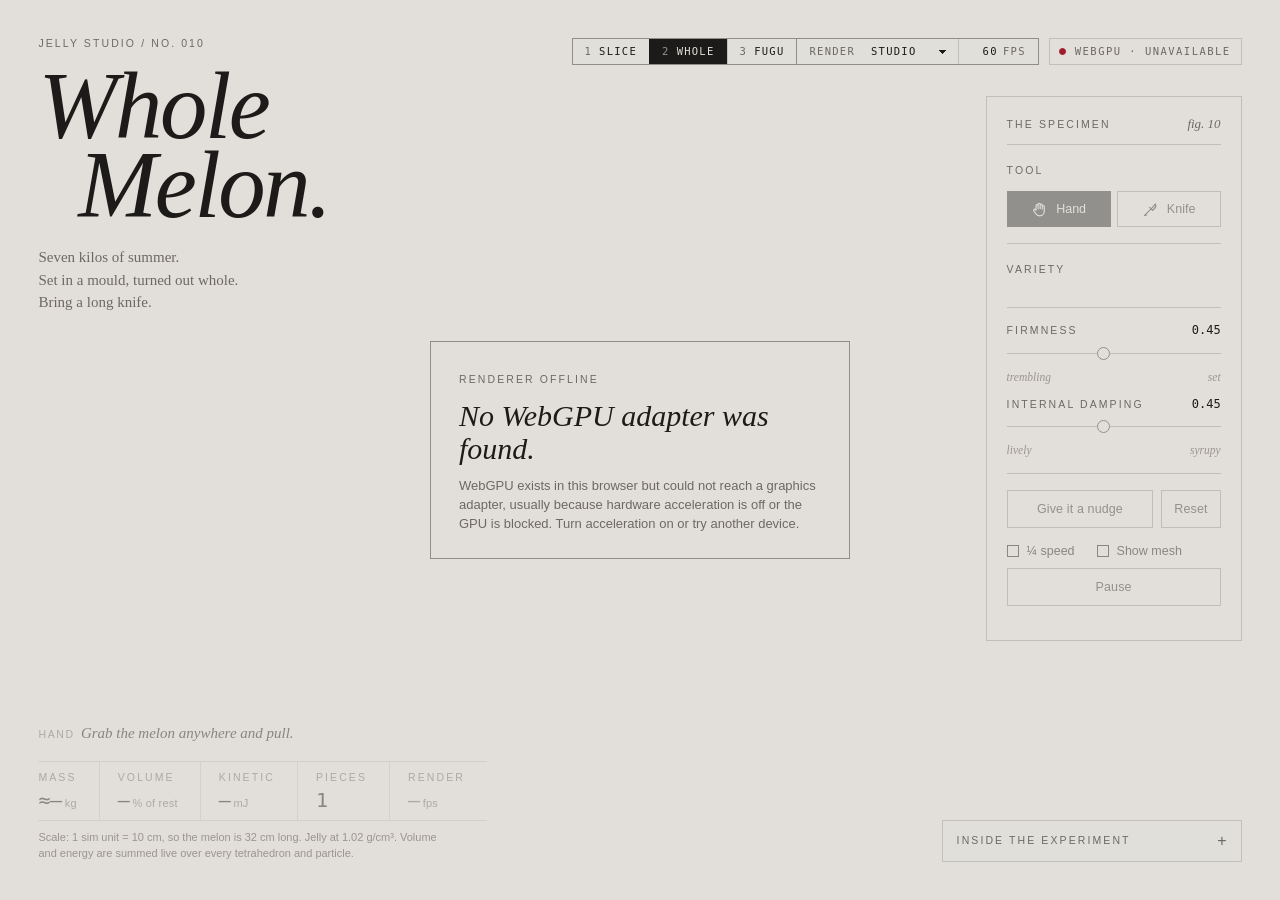
<file: levels/index.html>
<!doctype html>
<html lang="en">
<head>
<meta charset="utf-8">
<meta name="viewport" content="width=device-width, initial-scale=1, viewport-fit=cover">
<title>Jelly Studio</title>
<style>
:root {
  --bg: #E2DFDA;
  --ink: #1c1b19;
  --muted: #6d6962;
  --faint: #9a958c;
  --line: rgba(28, 27, 25, 0.16);
  --line-strong: rgba(28, 27, 25, 0.42);
  --accent: #9e1b2b;
  --live: #2f6f47;
  --serif: "Iowan Old Style", "Palatino Linotype", Palatino, "Book Antiqua", "Hoefler Text", Georgia, serif;
  --sans: "Helvetica Neue", Helvetica, "Segoe UI", system-ui, -apple-system, Arial, sans-serif;
  --mono: ui-monospace, "SF Mono", "JetBrains Mono", Menlo, Consolas, monospace;
  --gutter: clamp(20px, 3vw, 44px);
  color-scheme: light;
}
* { box-sizing: border-box; }
html, body { margin: 0; height: 100%; background: var(--bg); color: var(--ink); }
body { font: 13px/1.45 var(--sans); -webkit-font-smoothing: antialiased; overflow: hidden; }
button, input { font: inherit; color: inherit; }

/* ── stage ── */
.stage { position: fixed; inset: 0; }
canvas { display: block; width: 100%; height: 100%; touch-action: none; opacity: 0; transition: opacity .7s ease; outline: none; }
body.ready canvas { opacity: 1; }
canvas[data-cursor="grab"] { cursor: grab; }
canvas[data-cursor="grabbing"] { cursor: grabbing; }
canvas[data-cursor="orbit"] { cursor: move; }
canvas[data-cursor="knife"] { cursor: crosshair; }
.stroke { position: absolute; inset: 0; width: 100%; height: 100%; pointer-events: none; opacity: 0; }
.stroke.on { opacity: 1; }
.stroke.fading { opacity: 0; transition: opacity .4s ease; }
.stroke line { stroke: var(--ink); stroke-width: 1.5; stroke-linecap: round; stroke-dasharray: 2 5; }
.stroke.fading line { stroke-dasharray: none; }
.toast { position: absolute; left: 50%; bottom: 18%; transform: translate(-50%, 6px); padding: 8px 14px; border: 1px solid var(--line-strong);
  background: var(--bg); font: italic 14px/1.3 var(--serif); opacity: 0; transition: opacity .25s ease, transform .25s ease; pointer-events: none; white-space: nowrap; }
.toast.on { opacity: 1; transform: translate(-50%, 0); }
.tools { display: grid; grid-template-columns: 1fr 1fr; gap: 6px; margin-top: 11px; }
.tool { display: inline-flex; align-items: center; justify-content: center; gap: 8px; border: 1px solid var(--line-strong); background: transparent; padding: 8px 10px; min-height: 36px; cursor: pointer; font-size: 12.5px; }
.tool svg { width: 17px; height: 17px; fill: none; stroke: currentColor; stroke-width: 1.3; stroke-linecap: round; stroke-linejoin: round; }
.tool[aria-pressed="true"] { background: var(--ink); color: var(--bg); border-color: var(--ink); }
.tool:focus-visible { outline: 1px solid var(--ink); outline-offset: 2px; }

.fallback { position: absolute; inset: 0; display: grid; place-items: center; padding: var(--gutter); }
.fallback[hidden] { display: none; }
.fallback > div { max-width: 420px; border: 1px solid var(--line-strong); padding: 28px 28px 24px; background: var(--bg); }
.fallback h2 { font: italic 400 30px/1.1 var(--serif); margin: 10px 0 12px; }
.fallback p { margin: 0; color: var(--muted); font-size: 13px; }

/* ── type ── */
.kicker, .label { font: 500 10.5px/1 var(--sans); letter-spacing: .2em; text-transform: uppercase; color: var(--muted); }

.masthead { position: fixed; top: var(--gutter); left: var(--gutter); pointer-events: none; }
.masthead h1 { font: italic 400 clamp(58px, 7.4vw, 118px)/.84 var(--serif); letter-spacing: -.025em; margin: 18px 0 20px; }
.masthead h1 span { display: block; }
.masthead h1 span + span { padding-left: .42em; }
.caption { font: 400 15px/1.5 var(--serif); color: var(--muted); margin: 0; }

.status { position: fixed; top: var(--gutter); right: var(--gutter); display: flex; align-items: center; gap: 9px;
  font: 500 10.5px/1 var(--mono); letter-spacing: .14em; color: var(--muted); border: 1px solid var(--line); padding: 7px 10px 7px 9px; }
.status .dot { width: 7px; height: 7px; border-radius: 50%; border: 1px solid var(--muted); }
.status[data-state="live"] { color: var(--ink); }
.status[data-state="live"] .dot { background: var(--live); border-color: var(--live); animation: breathe 2.4s ease-in-out infinite; }
.status[data-state="paused"] .dot { background: transparent; border-color: var(--ink); }
.status[data-state="off"] .dot { background: var(--accent); border-color: var(--accent); }
@keyframes breathe { 50% { opacity: .35; } }

/* ── specimen panel ── */
.panel { position: fixed; right: var(--gutter); top: calc(var(--gutter) + 58px); width: 256px;
  border: 1px solid var(--line); background: rgba(226, 223, 218, .78); padding: 20px 20px 18px; }
.panel header { display: flex; justify-content: space-between; align-items: baseline; padding-bottom: 14px; border-bottom: 1px solid var(--line); }
.panel header span:last-child { font: italic 13px/1 var(--serif); color: var(--muted); letter-spacing: 0; text-transform: none; }
.group { padding: 16px 0; border-bottom: 1px solid var(--line); }
.group:last-of-type { border-bottom: 0; }
.swatches { display: grid; grid-template-columns: repeat(3, 1fr); gap: 8px; margin-top: 12px; }
.swatch { background: none; border: 1px solid transparent; padding: 6px 6px 7px; cursor: pointer; text-align: left; }
.swatch .chip { display: flex; flex-direction: column; height: 30px; border: 1px solid var(--line); }
.swatch .chip i:nth-child(1) { flex: 0 0 5px; }
.swatch .chip i:nth-child(2) { flex: 0 0 5px; }
.swatch .chip i:nth-child(3) { flex: 1; }
.swname { display: block; margin-top: 7px; font: italic 13px/1 var(--serif); color: var(--muted); }
.swatch[aria-checked="true"] { border-color: var(--line-strong); }
.swatch[aria-checked="true"] .swname { color: var(--ink); }
.swatch:focus-visible, .btn:focus-visible, input:focus-visible + .box, summary:focus-visible, input[type=range]:focus-visible { outline: 1px solid var(--ink); outline-offset: 2px; }

.slider + .slider { margin-top: 14px; }
.slider .row { display: flex; justify-content: space-between; align-items: baseline; }
.slider output { font: 12px/1 var(--mono); font-variant-numeric: tabular-nums; }
.slider .ends { display: flex; justify-content: space-between; font: italic 11.5px/1 var(--serif); color: var(--faint); margin-top: 2px; }
input[type=range] { -webkit-appearance: none; appearance: none; width: 100%; height: 22px; margin: 6px 0 0; background: transparent; cursor: pointer; }
input[type=range]::-webkit-slider-runnable-track { height: 1px; background: var(--line-strong); }
input[type=range]::-moz-range-track { height: 1px; background: var(--line-strong); }
input[type=range]::-webkit-slider-thumb { -webkit-appearance: none; width: 13px; height: 13px; margin-top: -6px; border-radius: 50%; background: var(--bg); border: 1px solid var(--ink); }
input[type=range]::-moz-range-thumb { width: 11px; height: 11px; border-radius: 50%; background: var(--bg); border: 1px solid var(--ink); }
input[type=range]:active::-webkit-slider-thumb { background: var(--ink); }

.buttons { display: grid; grid-template-columns: 1fr auto; gap: 8px; }
.btn { border: 1px solid var(--line-strong); background: transparent; padding: 9px 12px; cursor: pointer; text-align: center; font-size: 12.5px; letter-spacing: .01em; }
.btn:hover:not(:disabled) { background: var(--ink); color: var(--bg); border-color: var(--ink); }
.btn:disabled, .tool:disabled, input:disabled, .swatch:disabled { opacity: .4; cursor: default; }
.check:has(input:disabled) { opacity: .45; cursor: default; }
.btn.wide { width: 100%; margin-top: 8px; }

.checks { display: flex; gap: 22px; margin-top: 14px; }
.check { display: inline-flex; align-items: center; gap: 8px; cursor: pointer; font-size: 12.5px; }
.check input { position: absolute; opacity: 0; width: 1px; height: 1px; }
.check .box { width: 12px; height: 12px; border: 1px solid var(--ink); display: inline-block; position: relative; }
.check input:checked + .box::after { content: ""; position: absolute; inset: 2px; background: var(--ink); }

/* ── readouts ── */
.readouts { position: fixed; left: var(--gutter); bottom: var(--gutter); max-width: 440px; }
.hint { font: italic 15px/1.45 var(--serif); margin: 0 0 16px; max-width: 360px; }
.hint b { font-weight: 400; font-style: normal; font-family: var(--sans); font-size: 10.5px; letter-spacing: .16em; text-transform: uppercase; margin-right: 6px; color: var(--muted); }
.stats { display: grid; grid-template-columns: repeat(5, auto); gap: 0; margin: 0; border-top: 1px solid var(--line); border-bottom: 1px solid var(--line); width: max-content; }
.stats > div { padding: 10px 22px 10px 0; }
.stats > div + div { padding-left: 18px; border-left: 1px solid var(--line); }
.stats dt { margin-bottom: 7px; }
.stats dd { margin: 0; font: 20px/1 var(--mono); font-variant-numeric: tabular-nums; letter-spacing: -.02em; }
.stats dd small { font: 11px/1 var(--sans); color: var(--muted); letter-spacing: .02em; margin-left: 3px; }
.stats .fps dd { color: var(--muted); }
.footnote { margin: 9px 0 0; font-size: 11px; color: var(--faint); max-width: 400px; }

/* ── notes ── */
.notes { position: fixed; right: var(--gutter); bottom: var(--gutter); width: 300px; border: 1px solid var(--line); background: rgba(226, 223, 218, .9); }
.notes summary { list-style: none; cursor: pointer; padding: 12px 14px; display: flex; justify-content: space-between; align-items: center; }
.notes summary::-webkit-details-marker { display: none; }
.notes summary::after { content: "+"; font: 300 16px/1 var(--sans); color: var(--muted); }
.notes[open] summary::after { content: "–"; }
.notes .body { padding: 2px 14px 14px; max-height: min(52vh, 440px); overflow: auto; border-top: 1px solid var(--line); }
.notes h3 { font: italic 400 16px/1.2 var(--serif); margin: 14px 0 6px; }
.notes p { margin: 0 0 8px; color: #3d3b37; font-size: 12.5px; }
.notes .num { font-family: var(--mono); font-size: 11.5px; }

body.no-gpu .readouts .stats, body.no-gpu .hint { opacity: .45; }

/* ── stacked layout for narrow screens ── */
@media (max-width: 860px), (max-height: 560px) and (max-width: 1000px) {
  body { overflow: auto; }
  .masthead, .status, .panel, .readouts, .notes, .stage { position: static; }
  body { display: grid; grid-template-columns: 1fr auto; grid-template-areas: "head status" "stage stage" "read read" "panel panel" "notes notes"; column-gap: 12px; padding: 0 0 var(--gutter); }
  .masthead { grid-area: head; padding: var(--gutter) 0 12px var(--gutter); }
  .masthead .kicker { white-space: nowrap; font-size: 10px; letter-spacing: .15em; }
  .status { font-size: 9.5px; padding: 5px 8px 5px 7px; gap: 7px; }
  .masthead h1 { font-size: clamp(46px, 14vw, 76px); margin: 12px 0 12px; }
  .caption { font-size: 14px; }
  .status { grid-area: status; align-self: start; margin: var(--gutter) var(--gutter) 0 0; }
  .stage { grid-area: stage; height: clamp(300px, 56vh, 600px); position: relative; border-top: 1px solid var(--line); border-bottom: 1px solid var(--line); }
  .readouts { grid-area: read; padding: 18px var(--gutter) 6px; max-width: none; }
  .stats { width: 100%; grid-template-columns: repeat(5, 1fr); }
  .stats dd small { display: block; margin: 4px 0 0; }
  .stats > div { padding-right: 8px; }
  .stats > div + div { padding-left: 12px; }
  .stats dd { font-size: 18px; }
  .panel { grid-area: panel; width: auto; margin: 14px var(--gutter) 0; background: transparent; }
  .btn, .tool { min-height: 44px; font-size: 14px; }
  .toast { white-space: normal; width: max-content; max-width: 86vw; text-align: center; }
  .notes { grid-area: notes; width: auto; margin: 14px var(--gutter) 0; background: transparent; }
  .notes .body { max-height: none; }
}
@media (max-height: 760px) and (min-width: 861px) {
  .panel { padding: 14px 16px 12px; top: calc(var(--gutter) + 48px); }
  .panel header { padding-bottom: 10px; }
  .group { padding: 11px 0; }
  .swatch .chip { height: 22px; }
  .slider + .slider { margin-top: 8px; }
  .checks { margin-top: 10px; }
  .btn { padding: 7px 10px; }
  .hint { margin-bottom: 10px; font-size: 14px; }
  .masthead h1 { font-size: clamp(52px, 6.4vw, 96px); margin: 12px 0 14px; }
}
@media (prefers-reduced-motion: reduce) {
  .status[data-state="live"] .dot { animation: none; }
  canvas { transition: none; }
}
@media (max-width: 480px) {
  .stats dd { font-size: 15px; }
  .stats > div + div { padding-left: 8px; }
  .stats dt { letter-spacing: .1em; font-size: 9.5px; }
}
</style>
</head>
<body>
  <div class="stage" id="stage">
    <canvas id="gl" aria-label="Interactive 3D whole watermelon made of jelly. Drag it to wobble and stretch it, or switch to the knife and draw across it to cut it into pieces." role="img"></canvas>
    <svg class="stroke" id="stroke" aria-hidden="true"><line id="strokeLine" x1="0" y1="0" x2="0" y2="0"/></svg>
    <div class="toast" id="toast" role="status" aria-live="polite"></div>
    <div class="fallback" id="fallback" hidden>
      <div>
        <span class="kicker">Renderer offline</span>
        <h2 id="fallbackTitle">This specimen needs WebGPU.</h2>
        <p id="fallbackDetail"></p>
      </div>
    </div>
  </div>

  <header class="masthead">
    <div class="kicker">Jelly Studio / No. 010</div>
    <h1><span>Whole</span><span>Melon.</span></h1>
    <p class="caption">Seven kilos of summer.<br>Set in a mould, turned out whole.<br>Bring a long knife.</p>
  </header>

  <div class="status" id="status" data-state="idle" role="status" aria-live="polite"><span class="dot" aria-hidden="true"></span><span id="statusText">WEBGPU · STARTING</span></div>

  <aside class="panel" aria-label="Specimen controls">
    <header><span class="label">The Specimen</span><span>fig. 10</span></header>
    <div class="group">
      <span class="label">Tool</span>
      <div class="tools" role="group" aria-label="Tool">
        <button class="tool" type="button" data-tool="hand" aria-pressed="true"><svg viewBox="0 0 20 20" aria-hidden="true"><path d="M6 10V5.5a1.2 1.2 0 0 1 2.4 0V9m0-4.8V3.8a1.2 1.2 0 0 1 2.4 0V9m0-4.2a1.2 1.2 0 0 1 2.4 0V9.5m0-3a1.2 1.2 0 0 1 2.4 0V12c0 3.3-2.4 5.5-5.4 5.5-2.2 0-3.6-1-4.8-2.8L3.3 11.6a1.3 1.3 0 0 1 2-1.6L6 11"/></svg>Hand</button>
        <button class="tool" type="button" data-tool="knife" aria-pressed="false"><svg viewBox="0 0 20 20" aria-hidden="true"><path d="M3 17l9.2-9.2M12.2 7.8l3.6-4.3c.8 1.6.3 4-1.4 5.7L12.6 11 9 7.4"/><path d="M3 17l2.6-.6"/></svg>Knife</button>
      </div>
    </div>
    <div class="group">
      <span class="label">Variety</span>
      <div class="swatches" id="swatches" role="radiogroup" aria-label="Colour variety"></div>
    </div>
    <div class="group">
      <div class="slider">
        <div class="row"><label class="label" for="firmness">Firmness</label><output id="firmnessOut" for="firmness">0.45</output></div>
        <input type="range" id="firmness" min="0" max="100" step="1" value="45">
        <div class="ends"><span>trembling</span><span>set</span></div>
      </div>
      <div class="slider">
        <div class="row"><label class="label" for="damping">Internal damping</label><output id="dampingOut" for="damping">0.45</output></div>
        <input type="range" id="damping" min="0" max="100" step="1" value="45">
        <div class="ends"><span>lively</span><span>syrupy</span></div>
      </div>
    </div>
    <div class="group">
      <div class="buttons">
        <button class="btn" id="nudge" type="button">Give it a nudge</button>
        <button class="btn" id="reset" type="button">Reset</button>
      </div>
      <div class="checks">
        <label class="check"><input type="checkbox" id="slow"><span class="box" aria-hidden="true"></span>¼ speed</label>
        <label class="check"><input type="checkbox" id="mesh"><span class="box" aria-hidden="true"></span>Show mesh</label>
      </div>
      <button class="btn wide" id="pause" type="button" aria-pressed="false">Pause</button>
    </div>
  </aside>

  <section class="readouts" aria-label="Live readouts">
    <p class="hint" id="hintText"><b>Hand</b>Grab the melon anywhere and pull.</p>
    <dl class="stats">
      <div><dt class="label">Mass</dt><dd>≈<span id="massOut">—</span><small>kg</small></dd></div>
      <div><dt class="label">Volume</dt><dd><span id="volOut">—</span><small>% of rest</small></dd></div>
      <div><dt class="label">Kinetic</dt><dd><span id="keOut">—</span><small>mJ</small></dd></div>
      <div><dt class="label">Pieces</dt><dd><span id="piecesOut">1</span></dd></div>
      <div class="fps"><dt class="label">Render</dt><dd><span id="fpsOut">—</span><small>fps</small></dd></div>
    </dl>
    <p class="footnote">Scale: 1 sim unit = 10 cm, so the melon is 32 cm long. Jelly at 1.02 g/cm³. Volume and energy are summed live over every tetrahedron and particle.</p>
  </section>

  <details class="notes">
    <summary><span class="label">Inside the experiment</span></summary>
    <div class="body">
      <h3>A melon written as a distance</h3>
      <p>The melon is a signed distance field: an ellipsoid 32&nbsp;cm long with its belly softly flattened where it lay in the field. Skin, pith and flesh are bands of depth under that surface, so any cut, anywhere, finds the right colour. The stripes are noise wrapped around the long axis, seamless from stem to blossom end.</p>
      <h3>Pieces</h3>
      <p>Every piece is the melon clipped by the half-spaces of the cuts that made it, with the fresh edges rounded by a smooth maximum. All pieces keep the melon’s original rest frame, so the rind, the stripes and <span class="num" id="nSeeds">—</span> seeds stay where they grew. Each piece gets a surface-nets skin, a hexahedral lattice aligned to its own principal axes, and a barycentric embedding that pins one to the other. Seeds are only meshed near cut faces; a seed the blade passes through stays with one side and settles just under the new face.</p>
      <h3>Physics</h3>
      <p>XPBD at a fixed 60&nbsp;Hz with 6 substeps, now <span class="num" id="nParticles">—</span> particles in <span class="num" id="nCells">—</span> cells. Each 8-node cell is pulled toward its best-fit rotated rest shape, stiffening as it strains; every tetrahedron keeps its volume. Damping acts on edges and on each piece’s deformation relative to its rigid motion, never on its fall or tumble. Pieces collide against each other’s exact distance field in a best-fit frame, roll to a stop on the table and fall asleep when calm.</p>
      <h3>Light through jelly</h3>
      <p>Seeds, bubbles and the knife are drawn first, then the nearest back faces to measure how much jelly each view ray crosses. The front faces refract the scene by that thickness with Beer–Lambert absorption, milky scattering in the pith, a back-lit glow at thin edges, sugar glints, Fresnel studio reflections and GGX highlights. Normals follow the local deformation of the jelly. The key shadow is tinted by whatever the light crossed first.</p>
    </div>
  </details>

<script type="module">
// ===== sdf.js =====
// ─────────────────────────────────────────────────────────────
//  The melon as a signed distance field, pieces as the melon clipped
//  by cut half-spaces, and the seeds and bubbles that grew inside it.
//  Rest frame: +x along the melon (stem end at +x), +y up, belly at y≈0.
//  1 unit = 10 cm.
// ─────────────────────────────────────────────────────────────

const MELON = {
  A: 1.6,        // half length (x)
  B: 1.0,        // half height (y)
  C: 1.06,       // half width (z)
  cy: 0.9,       // centre height
  belly: 0.12,   // how much of the belly is flattened
  bellyK: 0.26,  // softness of the flattening
  skin: 0.045,   // dark green skin band depth
  pith: 0.16,    // skin + pale pith band depth
  cutK: 0.05,    // rounding of fresh cut edges
  gap: 0.004,    // half the kerf left by the blade
};

// seeded PRNG so the specimen is identical on each load
function rng(seed) {
  let s = seed >>> 0;
  return () => {
    s = (s + 0x6D2B79F5) >>> 0;
    let t = s;
    t = Math.imul(t ^ (t >>> 15), t | 1);
    t ^= t + Math.imul(t ^ (t >>> 7), t | 61);
    return ((t ^ (t >>> 14)) >>> 0) / 4294967296;
  };
}

// Results of the gradient-returning SDF calls: [d, gx, gy, gz]
const SG = new Float64Array(4);

// polynomial smooth maximum; returns the value and leaves the weight of `a` in SMAX_W
let SMAX_W = 1;
function smax(a, b, k) {
  const h = Math.max(k - Math.abs(a - b), 0) / k;
  if (a >= b) { SMAX_W = 1 - h * 0.5; return a + h * h * k * 0.25; }
  SMAX_W = h * 0.5; return b + h * h * k * 0.25;
}

// melon SDF with an approximate unit gradient (written to SG)
function melonSDF(x, y, z) {
  const { A, B, C, cy } = MELON;
  const qy = y - cy;
  const px = x / A, py = qy / B, pz = z / C;
  const k0 = Math.sqrt(px * px + py * py + pz * pz);
  const rx = x / (A * A), ry = qy / (B * B), rz = z / (C * C);
  const k1 = Math.sqrt(rx * rx + ry * ry + rz * rz) || 1e-9;
  const e = k0 * (k0 - 1) / k1;
  let gx = rx / k1, gy = ry / k1, gz = rz / k1;
  const b = -(qy + B - MELON.belly);
  const d = smax(e, b, MELON.bellyK);
  const w = SMAX_W;
  gx *= w; gy = gy * w - (1 - w); gz *= w;
  const l = Math.sqrt(gx * gx + gy * gy + gz * gz) || 1;
  SG[0] = d; SG[1] = gx / l; SG[2] = gy / l; SG[3] = gz / l;
  return d;
}
// depth under the skin (positive inside), no gradient
function melonDepth(x, y, z) {
  const { A, B, C, cy } = MELON;
  const qy = y - cy;
  const px = x / A, py = qy / B, pz = z / C;
  const k0 = Math.sqrt(px * px + py * py + pz * pz);
  const rx = x / (A * A), ry = qy / (B * B), rz = z / (C * C);
  const k1 = Math.sqrt(rx * rx + ry * ry + rz * rz) || 1e-9;
  return -smax(k0 * (k0 - 1) / k1, -(qy + B - MELON.belly), MELON.bellyK);
}

// a piece: the melon clipped by planes {n, c} (kept side n·p ≤ c), fresh edges rounded
// planes is a flat Float64Array [nx, ny, nz, c, ...]
function pieceSDF(planes, x, y, z) {
  let d = melonSDF(x, y, z);
  let gx = SG[1], gy = SG[2], gz = SG[3];
  for (let i = 0; i < planes.length; i += 4) {
    const nx = planes[i], ny = planes[i + 1], nz = planes[i + 2];
    const p = nx * x + ny * y + nz * z - planes[i + 3];
    d = smax(d, p, MELON.cutK);
    const w = SMAX_W;
    gx = gx * w + nx * (1 - w); gy = gy * w + ny * (1 - w); gz = gz * w + nz * (1 - w);
  }
  const l = Math.sqrt(gx * gx + gy * gy + gz * gz) || 1;
  SG[0] = d; SG[1] = gx / l; SG[2] = gy / l; SG[3] = gz / l;
  return d;
}
// the same without rounding or gradient, for quick inside tests
function pieceSDFsharp(planes, x, y, z) {
  let d = -melonDepth(x, y, z);
  for (let i = 0; i < planes.length; i += 4) d = Math.max(d, planes[i] * x + planes[i + 1] * y + planes[i + 2] * z - planes[i + 3]);
  return d;
}

const MELON_BOX = { x0: -MELON.A - 0.06, x1: MELON.A + 0.06, y0: -0.04, y1: MELON.cy + MELON.B + 0.06, z0: -MELON.C - 0.06, z1: MELON.C + 0.06 };

// ── seeds: teardrops in a three-lobed ring at about two thirds of the radius ──
// each seed: centre, long axis a (radial, wide end outward), width axis b, thickness axis c, sizes
let SEEDS = null, BUBBLES = null;
function melonInclusions() {
  if (SEEDS) return { seeds: SEEDS, bubbles: BUBBLES };
  const { A, B, C, cy } = MELON;
  const R = rng(10);
  SEEDS = [];
  let guard = 0;
  while (SEEDS.length < 700 && guard++ < 20000) {
    // along the melon, denser where the cross-section is larger
    const x = (R() * 2 - 1) * A * 0.84;
    const s2 = 1 - (x / A) ** 2;
    if (R() > s2) continue;
    const s = Math.sqrt(s2);
    // three lobes: the seed ring bulges toward three directions, seeds crowd into the lobes
    let th = R() * Math.PI * 2;
    th += 0.18 * Math.sin(3 * th + 0.5);
    const lobe = Math.cos(3 * th + 0.5);
    const rf = 0.62 + 0.085 * lobe + (R() - 0.5) * 0.07 + (R() < 0.5 ? 0.025 : -0.025);
    const cyx = Math.sin(th), czx = Math.cos(th);
    const y = cy + B * s * rf * cyx, z = C * s * rf * czx;
    if (melonDepth(x, y, z) < MELON.pith + 0.1) continue;
    // radial direction in the cross-section (outward), tipped a little toward the ends
    let a = [x / A * 0.35, cyx / B, czx / C];
    let l = Math.hypot(...a); a = a.map(v => v / l);
    // thickness mostly along the melon's axis, so a round slice shows the seeds' faces
    let c = [1, (R() - 0.5) * 0.3, (R() - 0.5) * 0.3];
    const ca = c[0] * a[0] + c[1] * a[1] + c[2] * a[2];
    c = [c[0] - ca * a[0], c[1] - ca * a[1], c[2] - ca * a[2]];
    l = Math.hypot(...c); c = c.map(v => v / l);
    const b = [a[1] * c[2] - a[2] * c[1], a[2] * c[0] - a[0] * c[2], a[0] * c[1] - a[1] * c[0]];
    const k = 0.85 + R() * 0.3;
    SEEDS.push({ p: [x, y, z], a, b, c, L: 0.105 * k, W: 0.066 * k, H: 0.026 * k });
  }
  BUBBLES = [];
  guard = 0;
  while (BUBBLES.length < 420 && guard++ < 20000) {
    const x = (R() * 2 - 1) * A, y = cy + (R() * 2 - 1) * B, z = (R() * 2 - 1) * C;
    if (melonDepth(x, y, z) < MELON.pith + 0.06) continue;
    BUBBLES.push({ p: [x, y, z], r: 0.003 + R() * R() * 0.011 });
  }
  return { seeds: SEEDS, bubbles: BUBBLES };
}

// half extent of a seed along a unit direction n
function seedExtent(sd, n) {
  return Math.abs(n[0] * sd.a[0] + n[1] * sd.a[1] + n[2] * sd.a[2]) * sd.L * 0.5
       + Math.abs(n[0] * sd.b[0] + n[1] * sd.b[1] + n[2] * sd.b[2]) * sd.W * 0.5
       + Math.abs(n[0] * sd.c[0] + n[1] * sd.c[1] + n[2] * sd.c[2]) * sd.H * 0.5;
}

// symmetric 3x3 eigen decomposition (Jacobi); m row-major, returns { values, vectors (columns, row-major 3x3) }
function eigSym3(m) {
  const a = Float64Array.from(m), v = new Float64Array([1, 0, 0, 0, 1, 0, 0, 0, 1]);
  for (let sweep = 0; sweep < 30; sweep++) {
    let off = Math.abs(a[1]) + Math.abs(a[2]) + Math.abs(a[5]);
    if (off < 1e-14) break;
    for (const [p, q] of [[0, 1], [0, 2], [1, 2]]) {
      const apq = a[3 * p + q];
      if (Math.abs(apq) < 1e-15) continue;
      const app = a[3 * p + p], aqq = a[3 * q + q];
      const th = 0.5 * Math.atan2(2 * apq, aqq - app);
      const c = Math.cos(th), s = Math.sin(th);
      for (let k = 0; k < 3; k++) {
        const akp = a[3 * k + p], akq = a[3 * k + q];
        a[3 * k + p] = c * akp - s * akq; a[3 * k + q] = s * akp + c * akq;
      }
      for (let k = 0; k < 3; k++) {
        const apk = a[3 * p + k], aqk = a[3 * q + k];
        a[3 * p + k] = c * apk - s * aqk; a[3 * q + k] = s * apk + c * aqk;
      }
      for (let k = 0; k < 3; k++) {
        const vkp = v[3 * k + p], vkq = v[3 * k + q];
        v[3 * k + p] = c * vkp - s * vkq; v[3 * k + q] = s * vkp + c * vkq;
      }
    }
  }
  return { values: [a[0], a[4], a[8]], vectors: v };
}

// coarse volume sampling of a piece: inside points, volume, mean, principal frame
function samplePiece(planes, h = 0.06, budget = null) {
  const { x0, x1, y0, y1, z0, z1 } = MELON_BOX;
  const pts = [];
  for (let x = x0 + h / 2; x < x1; x += h) for (let y = y0 + h / 2; y < y1; y += h) for (let z = z0 + h / 2; z < z1; z += h) {
    if (pieceSDFsharp(planes, x, y, z) < 0) pts.push(x, y, z);
  }
  const n = pts.length / 3;
  const vol = n * h * h * h;
  const mean = [0, 0, 0];
  for (let i = 0; i < pts.length; i += 3) { mean[0] += pts[i]; mean[1] += pts[i + 1]; mean[2] += pts[i + 2]; }
  if (n) for (let k = 0; k < 3; k++) mean[k] /= n;
  const cov = new Float64Array(9);
  for (let i = 0; i < pts.length; i += 3) {
    const d = [pts[i] - mean[0], pts[i + 1] - mean[1], pts[i + 2] - mean[2]];
    for (let r = 0; r < 3; r++) for (let c = 0; c < 3; c++) cov[3 * r + c] += d[r] * d[c];
  }
  return { pts, n, vol, mean, cov, h };
}

// ===== build.js =====
// ─────────────────────────────────────────────────────────────
//  Building one piece (a generator, so the work can be spread over frames):
//  · a hexahedral lattice in the piece's principal frame, boundary nodes
//    snapped onto the surface, 6 tets per cell, 8-node shape-matching cells
//  · a surface-nets render skin (only blocks near the surface are evaluated,
//    one Newton step puts each vertex onto the surface)
//  · seeds and bubbles meshed only near cut faces
//  · a barycentric embedding of every render vertex into the lattice tets
// ─────────────────────────────────────────────────────────────

const KUHN = [[0, 1, 3, 7], [0, 3, 2, 7], [0, 2, 6, 7], [0, 6, 4, 7], [0, 4, 5, 7], [0, 5, 1, 7]];
const SURF_H = 0.04;      // render grid spacing (4 mm)
const SEED_FILM = 0.007;  // jelly left over a seed the blade went through
const DENSITY = 1.0;      // sim units; the readout uses 1.02 g/cm³

function tetVol(p, a, b, c, d) {
  const ax = p[3 * a], ay = p[3 * a + 1], az = p[3 * a + 2];
  const b0 = p[3 * b] - ax, b1 = p[3 * b + 1] - ay, b2 = p[3 * b + 2] - az;
  const c0 = p[3 * c] - ax, c1 = p[3 * c + 1] - ay, c2 = p[3 * c + 2] - az;
  const d0 = p[3 * d] - ax, d1 = p[3 * d + 1] - ay, d2 = p[3 * d + 2] - az;
  return (b0 * (c1 * d2 - c2 * d1) - b1 * (c0 * d2 - c2 * d0) + b2 * (c0 * d1 - c1 * d0)) / 6;
}

// inverse of the 3x3 matrix with columns (b-a, c-a, d-a), row-major, written at out[o..o+8]
function tetInverse(p, a, b, c, d, out, o) {
  const m00 = p[3 * b] - p[3 * a], m10 = p[3 * b + 1] - p[3 * a + 1], m20 = p[3 * b + 2] - p[3 * a + 2];
  const m01 = p[3 * c] - p[3 * a], m11 = p[3 * c + 1] - p[3 * a + 1], m21 = p[3 * c + 2] - p[3 * a + 2];
  const m02 = p[3 * d] - p[3 * a], m12 = p[3 * d + 1] - p[3 * a + 1], m22 = p[3 * d + 2] - p[3 * a + 2];
  const A = m11 * m22 - m12 * m21, B = m12 * m20 - m10 * m22, C = m10 * m21 - m11 * m20;
  const det = m00 * A + m01 * B + m02 * C;
  const k = Math.abs(det) > 1e-14 ? 1 / det : 0;
  out[o] = A * k; out[o + 1] = (m02 * m21 - m01 * m22) * k; out[o + 2] = (m01 * m12 - m02 * m11) * k;
  out[o + 3] = B * k; out[o + 4] = (m00 * m22 - m02 * m20) * k; out[o + 5] = (m02 * m10 - m00 * m12) * k;
  out[o + 6] = C * k; out[o + 7] = (m01 * m20 - m00 * m21) * k; out[o + 8] = (m00 * m11 - m01 * m10) * k;
}

// ── the simulation lattice ──
function* buildLattice(planes, S) {
  const { vectors: V } = eigSym3(S.cov);
  // principal axes as rows of E (right-handed)
  const E = [[V[0], V[3], V[6]], [V[1], V[4], V[7]], [V[2], V[5], V[8]]];
  const cr = [E[0][1] * E[1][2] - E[0][2] * E[1][1], E[0][2] * E[1][0] - E[0][0] * E[1][2], E[0][0] * E[1][1] - E[0][1] * E[1][0]];
  if (cr[0] * E[2][0] + cr[1] * E[2][1] + cr[2] * E[2][2] < 0) E[2] = E[2].map(v => -v);
  const target = 70 + 290 * Math.min(1, S.vol / 7);
  const H = Math.min(0.27, Math.max(0.12, Math.cbrt(S.vol / target)));
  const lo = [Infinity, Infinity, Infinity], hi = [-Infinity, -Infinity, -Infinity];
  for (let i = 0; i < S.pts.length; i += 3) {
    const d = [S.pts[i] - S.mean[0], S.pts[i + 1] - S.mean[1], S.pts[i + 2] - S.mean[2]];
    for (let k = 0; k < 3; k++) {
      const v = d[0] * E[k][0] + d[1] * E[k][1] + d[2] * E[k][2];
      if (v < lo[k]) lo[k] = v; if (v > hi[k]) hi[k] = v;
    }
  }
  const dims = [0, 0, 0];
  for (let k = 0; k < 3; k++) {
    lo[k] -= S.h * 0.5; hi[k] += S.h * 0.5;
    const cells = Math.max(1, Math.ceil((hi[k] - lo[k]) / H));
    const pad = (cells * H - (hi[k] - lo[k])) / 2;
    lo[k] -= pad; dims[k] = cells;
  }
  const O = [0, 1, 2].map(c => S.mean[c] + lo[0] * E[0][c] + lo[1] * E[1][c] + lo[2] * E[2][c]);
  const [cx, cy, cz] = dims, nx = cx + 1, ny = cy + 1;
  const latPos = (i, j, k, out) => { for (let c = 0; c < 3; c++) out[c] = O[c] + (i * E[0][c] + j * E[1][c] + k * E[2][c]) * H; };
  const tmp = [0, 0, 0];
  // cells that hold jelly
  const cellAt = new Int32Array(cx * cy * cz).fill(-1);
  const cellIJK = [];
  for (let k = 0; k < cz; k++) {
    for (let j = 0; j < cy; j++) for (let i = 0; i < cx; i++) {
      latPos(i + 0.5, j + 0.5, k + 0.5, tmp);
      const dc = pieceSDF(planes, tmp[0], tmp[1], tmp[2]);
      let keep = dc < 0.22 * H;
      if (!keep && dc < 0.5 * H) {
        let inside = 0;
        for (let q = 0; q < 8; q++) { latPos(i + (q & 1), j + ((q >> 1) & 1), k + (q >> 2), tmp); if (pieceSDF(planes, tmp[0], tmp[1], tmp[2]) < 0) inside++; }
        keep = inside >= 4;
      }
      if (keep) { cellAt[i + cx * (j + cy * k)] = cellIJK.length / 3; cellIJK.push(i, j, k); }
    }
    yield;
  }
  const nC = cellIJK.length / 3;
  // nodes
  const nodeAt = new Map();
  const nodeIJK = [], nodeCount = [];
  const cellNodes = new Uint32Array(nC * 8);
  for (let c = 0; c < nC; c++) {
    const i = cellIJK[3 * c], j = cellIJK[3 * c + 1], k = cellIJK[3 * c + 2];
    for (let q = 0; q < 8; q++) {
      const I = i + (q & 1), J = j + ((q >> 1) & 1), K = k + (q >> 2);
      const key = I + nx * (J + ny * K);
      let id = nodeAt.get(key);
      if (id === undefined) { id = nodeIJK.length / 3; nodeAt.set(key, id); nodeIJK.push(I, J, K); nodeCount.push(0); }
      nodeCount[id]++;
      cellNodes[8 * c + q] = id;
    }
  }
  const n = nodeIJK.length / 3;
  const rest = new Float32Array(n * 3), lat = new Float32Array(n * 3);
  const boundary = new Uint8Array(n);
  for (let v = 0; v < n; v++) {
    latPos(nodeIJK[3 * v], nodeIJK[3 * v + 1], nodeIJK[3 * v + 2], tmp);
    lat.set(tmp, 3 * v); rest.set(tmp, 3 * v);
    if (nodeCount[v] < 8) {
      boundary[v] = 1;
      // snap onto the surface: always from outside, from inside only when close to it
      let x = tmp[0], y = tmp[1], z = tmp[2];
      const d0 = pieceSDF(planes, x, y, z);
      if (d0 > -0.35 * H) {
        for (let it = 0; it < 4; it++) {
          const d = pieceSDF(planes, x, y, z);
          x -= d * SG[1]; y -= d * SG[2]; z -= d * SG[3];
        }
        rest[3 * v] = x; rest[3 * v + 1] = y; rest[3 * v + 2] = z;
        if (d0 > 0) boundary[v] = 2;   // was outside: must stay on the surface
      }
    }
  }
  yield;
  // tets: 6 per cell, kept in cell order; undo snaps that crush or invert a tet
  const tets = new Uint32Array(nC * 24);
  for (let c = 0; c < nC; c++) for (let t = 0; t < 6; t++) for (let q = 0; q < 4; q++) tets[24 * c + 4 * t + q] = cellNodes[8 * c + KUHN[t][q]];
  // a snap that crushes or inverts a tet is undone, unless the node started outside the piece
  const minVol = 0.03 * H * H * H / 6;
  for (let pass = 0; pass < 2; pass++) {
    let bad = 0;
    for (let t = 0; t < nC * 6; t++) {
      const a = tets[4 * t], b = tets[4 * t + 1], c = tets[4 * t + 2], d = tets[4 * t + 3];
      const v0 = tetVol(lat, a, b, c, d), v1 = tetVol(rest, a, b, c, d);
      if (v1 * Math.sign(v0) >= minVol) continue;
      bad++;
      for (const q of [a, b, c, d]) if (boundary[q] === 1) { rest[3 * q] = lat[3 * q]; rest[3 * q + 1] = lat[3 * q + 1]; rest[3 * q + 2] = lat[3 * q + 2]; }
    }
    if (!bad) break;
  }
  // tets still crushed keep their place in the lattice but carry no volume constraint
  const crushed = new Uint8Array(nC * 6);
  for (let t = 0; t < nC * 6; t++) {
    const a = tets[4 * t], b = tets[4 * t + 1], c = tets[4 * t + 2], d = tets[4 * t + 3];
    if (tetVol(rest, a, b, c, d) * Math.sign(tetVol(lat, a, b, c, d)) < minVol) crushed[t] = 1;
  }
  for (let t = 0; t < nC * 6; t++) if (tetVol(lat, tets[4 * t], tets[4 * t + 1], tets[4 * t + 2], tets[4 * t + 3]) < 0) { const s = tets[4 * t + 2]; tets[4 * t + 2] = tets[4 * t + 3]; tets[4 * t + 3] = s; }
  const nT = nC * 6;
  const restVol = new Float32Array(nT), tetInv = new Float32Array(nT * 9);
  const mass = new Float32Array(n);
  for (let t = 0; t < nT; t++) {
    const a = tets[4 * t], b = tets[4 * t + 1], c = tets[4 * t + 2], d = tets[4 * t + 3];
    const v = crushed[t] ? 0 : Math.max(0, tetVol(rest, a, b, c, d));
    restVol[t] = v;
    for (const q of [a, b, c, d]) mass[q] += (crushed[t] ? Math.abs(tetVol(lat, a, b, c, d)) * 0.5 : v) * DENSITY / 4;
    tetInverse(rest, a, b, c, d, tetInv, 9 * t);
  }
  let mMin = Infinity, mSum = 0;
  for (let v = 0; v < n; v++) { mSum += mass[v]; if (mass[v] > 0) mMin = Math.min(mMin, mass[v]); }
  for (let v = 0; v < n; v++) mass[v] = Math.max(mass[v], mSum / n * 0.08);
  // cells: rest shape about the mass centroid, stiffness by tissue
  const cellQ = new Float32Array(nC * 24), cellFirm = new Float32Array(nC);
  for (let c = 0; c < nC; c++) {
    let M = 0; const cm = [0, 0, 0];
    for (let q = 0; q < 8; q++) { const v = cellNodes[8 * c + q], m = mass[v]; M += m; for (let k = 0; k < 3; k++) cm[k] += rest[3 * v + k] * m; }
    for (let k = 0; k < 3; k++) cm[k] /= M;
    for (let q = 0; q < 8; q++) { const v = cellNodes[8 * c + q]; for (let k = 0; k < 3; k++) cellQ[24 * c + 3 * q + k] = rest[3 * v + k] - cm[k]; }
    const depth = melonDepth(cm[0], cm[1], cm[2]);
    cellFirm[c] = depth < MELON.pith * 0.6 ? 3.0 : depth < MELON.pith + 0.06 ? 1.8 : 1.0;
  }
  // unique edges
  const eset = new Map();
  const pairs = [[0, 1], [0, 2], [0, 3], [1, 2], [1, 3], [2, 3]];
  for (let t = 0; t < nT; t++) for (const [p, q] of pairs) {
    let i = tets[4 * t + p], j = tets[4 * t + q];
    if (i > j) { const s = i; i = j; j = s; }
    eset.set(i * 1048576 + j, 0);
  }
  const edges = new Uint32Array(eset.size * 2);
  let e = 0;
  for (const key of eset.keys()) { edges[e++] = Math.floor(key / 1048576); edges[e++] = key % 1048576; }
  const surf = [];
  for (let v = 0; v < n; v++) if (boundary[v]) surf.push(v);
  for (let v = 0; v < n; v++) boundary[v] = boundary[v] ? 1 : 0;
  yield;
  return { H, E, O, dims, cellAt, nC, cellNodes, cellQ, cellFirm, n, rest, mass, tets, nT, restVol, tetInv, edges, surface: new Uint32Array(surf) };
}

// barycentric location of a rest point in a lattice: writes tet index and 4 weights
const LOC = { t: 0, w: [1, 0, 0, 0] };
function locate(L, x, y, z) {
  const dx = x - L.O[0], dy = y - L.O[1], dz = z - L.O[2], E = L.E, H = L.H;
  const li = (dx * E[0][0] + dy * E[0][1] + dz * E[0][2]) / H;
  const lj = (dx * E[1][0] + dy * E[1][1] + dz * E[1][2]) / H;
  const lk = (dx * E[2][0] + dy * E[2][1] + dz * E[2][2]) / H;
  const [cx, cy, cz] = L.dims;
  const ci = Math.min(cx - 1, Math.max(0, Math.floor(li))), cj = Math.min(cy - 1, Math.max(0, Math.floor(lj))), ck = Math.min(cz - 1, Math.max(0, Math.floor(lk)));
  let best = -1, bestS = -Infinity, b0 = 0, b1 = 0, b2 = 0, b3 = 0;
  const tryTet = t => {
    const a = L.tets[4 * t], I = 9 * t, inv = L.tetInv, r = L.rest;
    const px = x - r[3 * a], py = y - r[3 * a + 1], pz = z - r[3 * a + 2];
    const w1 = inv[I] * px + inv[I + 1] * py + inv[I + 2] * pz;
    const w2 = inv[I + 3] * px + inv[I + 4] * py + inv[I + 5] * pz;
    const w3 = inv[I + 6] * px + inv[I + 7] * py + inv[I + 8] * pz;
    const w0 = 1 - w1 - w2 - w3;
    const s = Math.min(w0, w1, w2, w3);
    if (s > bestS && L.restVol[t] > 0) { bestS = s; best = t; b0 = w0; b1 = w1; b2 = w2; b3 = w3; }
  };
  for (let r = 0; r <= 3 && bestS < -1e-4; r++) {
    for (let k = ck - r; k <= ck + r; k++) for (let j = cj - r; j <= cj + r; j++) for (let i = ci - r; i <= ci + r; i++) {
      if (Math.max(Math.abs(i - ci), Math.abs(j - cj), Math.abs(k - ck)) !== r) continue;
      if (i < 0 || j < 0 || k < 0 || i >= cx || j >= cy || k >= cz) continue;
      const c = L.cellAt[i + cx * (j + cy * k)];
      if (c >= 0) for (let t = 6 * c; t < 6 * c + 6; t++) tryTet(t);
    }
    if (best >= 0 && bestS > -0.6) break;
  }
  if (best < 0) for (let t = 0; t < L.nT; t++) tryTet(t);
  // keep extrapolation tame for points well outside the lattice
  LOC.t = best; LOC.w[0] = b0; LOC.w[1] = b1; LOC.w[2] = b2; LOC.w[3] = b3;
  return LOC;
}

// ── surface nets ──
function* surfaceNets(planes, S, out) {
  const h = SURF_H, B = 8;
  let x0 = Infinity, y0 = Infinity, z0 = Infinity, x1 = -Infinity, y1 = -Infinity, z1 = -Infinity;
  for (let i = 0; i < S.pts.length; i += 3) {
    x0 = Math.min(x0, S.pts[i]); x1 = Math.max(x1, S.pts[i]);
    y0 = Math.min(y0, S.pts[i + 1]); y1 = Math.max(y1, S.pts[i + 1]);
    z0 = Math.min(z0, S.pts[i + 2]); z1 = Math.max(z1, S.pts[i + 2]);
  }
  const pad = S.h + 2 * h;
  x0 -= pad; y0 -= pad; z0 -= pad; x1 += pad; y1 += pad; z1 += pad;
  const nx = Math.ceil((x1 - x0) / h) + 1, ny = Math.ceil((y1 - y0) / h) + 1, nz = Math.ceil((z1 - z0) / h) + 1;
  const grid = new Float32Array(nx * ny * nz).fill(NaN);
  const val = (i, j, k) => {
    const id = i + nx * (j + ny * k);
    let v = grid[id];
    if (v !== v) v = grid[id] = pieceSDF(planes, x0 + i * h, y0 + j * h, z0 + k * h);
    return v;
  };
  const cX = nx - 1, cY = ny - 1, cZ = nz - 1;
  const vertOf = new Int32Array(cX * cY * cZ).fill(-1);
  const pos = out.pos, nrm = out.nrm, mat = out.mat;
  const bx = Math.ceil(cX / B), by = Math.ceil(cY / B), bz = Math.ceil(cZ / B);
  const reach = B * h * 0.87 + 2 * h;
  const cellList = [];
  for (let K = 0; K < bz; K++) {
    for (let J = 0; J < by; J++) for (let I = 0; I < bx; I++) {
      const d = pieceSDF(planes, x0 + (I + 0.5) * B * h, y0 + (J + 0.5) * B * h, z0 + (K + 0.5) * B * h);
      if (Math.abs(d) > reach) continue;
      for (let k = K * B; k < Math.min(cZ, K * B + B); k++) for (let j = J * B; j < Math.min(cY, J * B + B); j++) for (let i = I * B; i < Math.min(cX, I * B + B); i++) {
        let mn = Infinity, mx = -Infinity;
        const c = [];
        for (let q = 0; q < 8; q++) { const v = val(i + (q & 1), j + ((q >> 1) & 1), k + (q >> 2)); c.push(v); if (v < mn) mn = v; if (v > mx) mx = v; }
        if (mn >= 0 || mx < 0) continue;
        // mean of the edge crossings
        let sx = 0, sy = 0, sz = 0, cnt = 0;
        for (const [a, b] of [[0, 1], [2, 3], [4, 5], [6, 7], [0, 2], [1, 3], [4, 6], [5, 7], [0, 4], [1, 5], [2, 6], [3, 7]]) {
          if ((c[a] < 0) === (c[b] < 0)) continue;
          const t = c[a] / (c[a] - c[b]);
          const ax = a & 1, ay = (a >> 1) & 1, az = a >> 2, bxx = b & 1, byy = (b >> 1) & 1, bzz = b >> 2;
          sx += ax + (bxx - ax) * t; sy += ay + (byy - ay) * t; sz += az + (bzz - az) * t; cnt++;
        }
        let px = x0 + (i + sx / cnt) * h, py = y0 + (j + sy / cnt) * h, pz = z0 + (k + sz / cnt) * h;
        // one Newton step onto the surface
        const dd = pieceSDF(planes, px, py, pz);
        px -= dd * SG[1]; py -= dd * SG[2]; pz -= dd * SG[3];
        pieceSDF(planes, px, py, pz);
        vertOf[i + cX * (j + cY * k)] = pos.length / 3;
        pos.push(px, py, pz); nrm.push(SG[1], SG[2], SG[3]); mat.push(0);
        cellList.push(i, j, k);
      }
    }
    yield;
  }
  // quads across every sign-changing grid edge
  const idx = out.body;
  const V = (i, j, k) => (i < 0 || j < 0 || k < 0 || i >= cX || j >= cY || k >= cZ) ? -1 : vertOf[i + cX * (j + cY * k)];
  const quad = (a, b, c, d) => {
    if (a < 0 || b < 0 || c < 0 || d < 0) return;
    // split along the shorter diagonal
    const dac = (pos[3 * a] - pos[3 * c]) ** 2 + (pos[3 * a + 1] - pos[3 * c + 1]) ** 2 + (pos[3 * a + 2] - pos[3 * c + 2]) ** 2;
    const dbd = (pos[3 * b] - pos[3 * d]) ** 2 + (pos[3 * b + 1] - pos[3 * d + 1]) ** 2 + (pos[3 * b + 2] - pos[3 * d + 2]) ** 2;
    if (dac <= dbd) idx.push(a, b, c, a, c, d); else idx.push(a, b, d, b, c, d);
  };
  for (let q = 0; q < cellList.length; q += 3) {
    const i = cellList[q], j = cellList[q + 1], k = cellList[q + 2];
    const v0 = val(i, j, k);
    if ((v0 < 0) !== (val(i + 1, j, k) < 0)) quad(V(i, j, k), V(i, j - 1, k), V(i, j - 1, k - 1), V(i, j, k - 1));
    if ((v0 < 0) !== (val(i, j + 1, k) < 0)) quad(V(i, j, k), V(i, j, k - 1), V(i - 1, j, k - 1), V(i - 1, j, k));
    if ((v0 < 0) !== (val(i, j, k + 1) < 0)) quad(V(i, j, k), V(i - 1, j, k), V(i - 1, j - 1, k), V(i, j - 1, k));
  }
  orientToNormals(pos, nrm, idx, 0);
  yield;
}

// make every triangle's winding agree with its vertex normals (CCW = front)
function orientToNormals(pos, nrm, idx, from) {
  for (let i = from; i < idx.length; i += 3) {
    const a = idx[i], b = idx[i + 1], c = idx[i + 2];
    const e1x = pos[3 * b] - pos[3 * a], e1y = pos[3 * b + 1] - pos[3 * a + 1], e1z = pos[3 * b + 2] - pos[3 * a + 2];
    const e2x = pos[3 * c] - pos[3 * a], e2y = pos[3 * c + 1] - pos[3 * a + 1], e2z = pos[3 * c + 2] - pos[3 * a + 2];
    const fx = e1y * e2z - e1z * e2y, fy = e1z * e2x - e1x * e2z, fz = e1x * e2y - e1y * e2x;
    const d = fx * (nrm[3 * a] + nrm[3 * b] + nrm[3 * c]) + fy * (nrm[3 * a + 1] + nrm[3 * b + 1] + nrm[3 * c + 1]) + fz * (nrm[3 * a + 2] + nrm[3 * b + 2] + nrm[3 * c + 2]);
    if (d < 0) { idx[i + 1] = c; idx[i + 2] = b; }
  }
}

// ── seeds and bubbles near the cut faces of a piece ──
function placeInclusions(planes, cutPlanes, out) {
  const { seeds, bubbles } = melonInclusions();
  const pos = out.pos, nrm = out.nrm, mat = out.mat;
  if (!cutPlanes.length) return 0;
  let count = 0;
  // where an inclusion sits in this piece: null if it belongs elsewhere or lies too deep to see
  const settle = (p, extent, near) => {
    let dmin = Infinity;
    for (const pl of cutPlanes) {
      const dp = pl[0] * p[0] + pl[1] * p[1] + pl[2] * p[2] - pl[3];
      if (dp > 0) return null;
      dmin = Math.min(dmin, -dp);
    }
    if (pieceSDFsharp(planes, p[0], p[1], p[2]) > 0) return null;
    if (dmin > near) return null;
    const q = p.slice();
    // the blade went through it: it stays on this side and settles just under the new face
    for (let it = 0; it < 3; it++) for (const pl of cutPlanes) {
      const e = extent(pl);
      const dp = pl[0] * q[0] + pl[1] * q[1] + pl[2] * q[2] - pl[3];
      const push = dp + e + SEED_FILM;
      if (push > 0) { q[0] -= pl[0] * push; q[1] -= pl[1] * push; q[2] -= pl[2] * push; }
    }
    // it must end up wholly inside the piece and in the flesh (not wedged into a corner)
    for (const pl of cutPlanes) if (pl[0] * q[0] + pl[1] * q[1] + pl[2] * q[2] - pl[3] + extent(pl) > 1e-4) return null;
    if (melonDepth(q[0], q[1], q[2]) < MELON.pith + 0.05) return null;
    return q;
  };
  const nt = 8, nph = 10;
  for (const sd of seeds) {
    const q = settle(sd.p, pl => seedExtent(sd, pl), 0.13);
    if (!q) continue;
    count++;
    const base = pos.length / 3;
    for (let i = 0; i <= nt; i++) {
      const t = Math.PI * i / nt, s = (1 - Math.cos(t)) / 2;
      const prof = Math.pow(Math.sin(t), 0.9) * (0.36 + 0.64 * Math.pow(s, 0.7));
      for (let j = 0; j < nph; j++) {
        const ph = 2 * Math.PI * j / nph;
        const lb = Math.cos(ph) * prof * sd.W / 2, lc = Math.sin(ph) * prof * sd.H / 2, la = (s - 0.5) * sd.L;
        for (let k = 0; k < 3; k++) {
          pos.push(q[k] + sd.a[k] * la + sd.b[k] * lb + sd.c[k] * lc);
        }
        const na = la / sd.L, nb = lb / sd.W, nc = lc / sd.H;
        let nn = [sd.a[0] * na + sd.b[0] * nb + sd.c[0] * nc * 2, sd.a[1] * na + sd.b[1] * nb + sd.c[1] * nc * 2, sd.a[2] * na + sd.b[2] * nb + sd.c[2] * nc * 2];
        const l = Math.hypot(...nn) || 1;
        nrm.push(nn[0] / l, nn[1] / l, nn[2] / l); mat.push(1);
      }
    }
    for (let i = 0; i < nt; i++) for (let j = 0; j < nph; j++) {
      const a = base + i * nph + j, b = base + i * nph + (j + 1) % nph, c = a + nph, d = b + nph;
      out.seeds.push(a, b, c, b, d, c);
    }
  }
  const bs = 5, bp = 8;
  for (const bu of bubbles) {
    const q = settle(bu.p, () => bu.r, 0.07);
    if (!q) continue;
    const base = pos.length / 3;
    for (let i = 0; i <= bs; i++) {
      const t = Math.PI * i / bs;
      for (let j = 0; j < bp; j++) {
        const ph = 2 * Math.PI * j / bp;
        const nx = Math.sin(t) * Math.cos(ph), ny = Math.cos(t), nz = Math.sin(t) * Math.sin(ph);
        pos.push(q[0] + nx * bu.r, q[1] + ny * bu.r, q[2] + nz * bu.r); nrm.push(nx, ny, nz); mat.push(2);
      }
    }
    for (let i = 0; i < bs; i++) for (let j = 0; j < bp; j++) {
      const a = base + i * bp + j, b = base + i * bp + (j + 1) % bp, c = a + bp, d = b + bp;
      out.bubbles.push(a, b, c, b, d, c);
    }
  }
  return count;
}

// ── a whole piece ──
// planes: [[nx, ny, nz, c], ...] (all half-spaces); cuts: the subset that are knife cuts (all of them, here)
function* buildPiece(planeList, S = null) {
  const planes = new Float64Array(planeList.length * 4);
  planeList.forEach((p, i) => planes.set(p, 4 * i));
  if (!S) { S = samplePiece(planes); yield; }
  const lattice = yield* buildLattice(planes, S);
  const out = { pos: [], nrm: [], mat: [], body: [], seeds: [], bubbles: [] };
  yield* surfaceNets(planes, S, out);
  const nSeeds = placeInclusions(planes, planeList, out);
  orientToNormals(out.pos, out.nrm, out.seeds, 0);
  orientToNormals(out.pos, out.nrm, out.bubbles, 0);
  yield;
  // embed every render vertex
  const nV = out.pos.length / 3;
  const skinIdx = new Uint32Array(nV * 4), skinW = new Float32Array(nV * 4);
  for (let v = 0; v < nV; v++) {
    const L = locate(lattice, out.pos[3 * v], out.pos[3 * v + 1], out.pos[3 * v + 2]);
    for (let j = 0; j < 4; j++) { skinIdx[4 * v + j] = lattice.tets[4 * L.t + j]; skinW[4 * v + j] = L.w[j]; }
    if ((v & 1023) === 1023) yield;
  }
  return {
    planes: planeList, planesF: planes, vol: S.vol, sim: lattice,
    render: {
      rest: new Float32Array(out.pos), nrm: new Float32Array(out.nrm), mat: new Float32Array(out.mat),
      body: new Uint32Array(out.body), seeds: new Uint32Array(out.seeds), bubbles: new Uint32Array(out.bubbles),
      skinIdx, skinW, nSeeds,
    },
  };
}

// run a generator to completion
function runGen(g) { let r; do { r = g.next(); } while (!r.done); return r.value; }

// ===== physics.js =====
// ─────────────────────────────────────────────────────────────
//  XPBD soft bodies, one per piece, solved together:
//  · 8-node co-rotational shape matching per lattice cell (warm-started
//    rotation, strain stiffening), rind cells firmer than flesh
//  · tet volume constraints → near-incompressibility
//  · edge damping, plus damping of each piece's deformation relative to
//    its rigid motion (never the fall or tumble), rolling resistance
//  · floor contact with Coulomb friction, piece-to-piece contact against
//    each other's exact SDF in a best-fit frame, sleeping pieces as walls
//  Fixed 60 Hz step, 6 substeps, one iteration per substep.
// ─────────────────────────────────────────────────────────────

class Body {
  constructor(piece) {
    const L = piece.sim;
    this.piece = piece;
    this.planesF = piece.planesF;
    this.L = L;
    this.n = L.n;
    this.rest = L.rest;
    this.x = Float32Array.from(L.rest);
    this.prev = Float32Array.from(L.rest);
    this.v = new Float32Array(L.n * 3);
    this.mass = L.mass;
    this.invMass = new Float32Array(L.n);
    this.totalMass = 0;
    for (let i = 0; i < L.n; i++) { this.invMass[i] = 1 / L.mass[i]; this.totalMass += L.mass[i]; }
    this.restVolume = 0;
    for (let t = 0; t < L.nT; t++) this.restVolume += L.restVol[t];
    this.cellRot = new Float32Array(L.nC * 4);
    for (let c = 0; c < L.nC; c++) this.cellRot[4 * c + 3] = 1;
    this.restLen = new Float32Array(L.edges.length / 2);
    for (let e = 0; e < this.restLen.length; e++) {
      const i = L.edges[2 * e], j = L.edges[2 * e + 1];
      this.restLen[e] = Math.hypot(L.rest[3 * i] - L.rest[3 * j], L.rest[3 * i + 1] - L.rest[3 * j + 1], L.rest[3 * i + 2] - L.rest[3 * j + 2]);
    }
    // rest centroid (mass weighted)
    this.cr = [0, 0, 0];
    for (let i = 0; i < L.n; i++) for (let k = 0; k < 3; k++) this.cr[k] += L.rest[3 * i + k] * L.mass[i];
    for (let k = 0; k < 3; k++) this.cr[k] /= this.totalMass;
    // best-fit frame (rest → world), warm-started
    this.fq = [0, 0, 0, 1];
    this.R = new Float64Array([1, 0, 0, 0, 1, 0, 0, 0, 1]);
    this.cw = this.cr.slice();
    this.box = new Float32Array(6);
    this.asleep = false; this.calm = 0;
    this.onFloor = 0;
    this.side = 0;     // which way the blade pushes this piece (after a cut)
    this.contacts = [];  // this substep's piece contacts: particle offset, normal
  }
  centroid() {
    const { x, mass, n } = this; let X = 0, Y = 0, Z = 0;
    for (let i = 0; i < n; i++) { const m = mass[i]; X += x[3 * i] * m; Y += x[3 * i + 1] * m; Z += x[3 * i + 2] * m; }
    return [X / this.totalMass, Y / this.totalMass, Z / this.totalMass];
  }
  // best rigid frame of the body, Müller et al. rotation extraction (warm-started)
  updateFrame(iters = 3) {
    const { x, rest, mass, n, cr } = this;
    const cw = this.centroid(); this.cw = cw;
    const A = new Float64Array(9);
    for (let i = 0; i < n; i++) {
      const m = mass[i];
      const px = (x[3 * i] - cw[0]) * m, py = (x[3 * i + 1] - cw[1]) * m, pz = (x[3 * i + 2] - cw[2]) * m;
      const qx = rest[3 * i] - cr[0], qy = rest[3 * i + 1] - cr[1], qz = rest[3 * i + 2] - cr[2];
      A[0] += px * qx; A[1] += px * qy; A[2] += px * qz;
      A[3] += py * qx; A[4] += py * qy; A[5] += py * qz;
      A[6] += pz * qx; A[7] += pz * qy; A[8] += pz * qz;
    }
    let [qx, qy, qz, qw] = this.fq;
    const R = this.R;
    for (let it = 0; it < iters; it++) {
      R[0] = 1 - 2 * (qy * qy + qz * qz); R[1] = 2 * (qx * qy - qw * qz); R[2] = 2 * (qx * qz + qw * qy);
      R[3] = 2 * (qx * qy + qw * qz); R[4] = 1 - 2 * (qx * qx + qz * qz); R[5] = 2 * (qy * qz - qw * qx);
      R[6] = 2 * (qx * qz - qw * qy); R[7] = 2 * (qy * qz + qw * qx); R[8] = 1 - 2 * (qx * qx + qy * qy);
      let ox = 0, oy = 0, oz = 0, den = 0;
      for (let col = 0; col < 3; col++) {
        const rx = R[col], ry = R[3 + col], rz = R[6 + col], ax = A[col], ay = A[3 + col], az = A[6 + col];
        ox += ry * az - rz * ay; oy += rz * ax - rx * az; oz += rx * ay - ry * ax; den += rx * ax + ry * ay + rz * az;
      }
      const s = 1 / (Math.abs(den) + 1e-12);
      const wx = ox * s, wy = oy * s, wz = oz * s, w = Math.hypot(wx, wy, wz);
      if (w < 1e-9) break;
      const hh = Math.min(w, 2) / 2, sn = Math.sin(hh) / w, cs = Math.cos(hh);
      const ax = wx * sn, ay = wy * sn, az = wz * sn;
      const nx = cs * qx + ax * qw + ay * qz - az * qy, ny = cs * qy - ax * qz + ay * qw + az * qx;
      const nz = cs * qz + ax * qy - ay * qx + az * qw, nw = cs * qw - ax * qx - ay * qy - az * qz;
      const l = Math.hypot(nx, ny, nz, nw); qx = nx / l; qy = ny / l; qz = nz / l; qw = nw / l;
    }
    R[0] = 1 - 2 * (qy * qy + qz * qz); R[1] = 2 * (qx * qy - qw * qz); R[2] = 2 * (qx * qz + qw * qy);
    R[3] = 2 * (qx * qy + qw * qz); R[4] = 1 - 2 * (qx * qx + qz * qz); R[5] = 2 * (qy * qz - qw * qx);
    R[6] = 2 * (qx * qz - qw * qy); R[7] = 2 * (qy * qz + qw * qx); R[8] = 1 - 2 * (qx * qx + qy * qy);
    this.fq = [qx, qy, qz, qw];
  }
  updateBox() {
    const b = this.box, x = this.x;
    b[0] = b[1] = b[2] = Infinity; b[3] = b[4] = b[5] = -Infinity;
    for (let i = 0; i < x.length; i += 3) for (let k = 0; k < 3; k++) { const v = x[i + k]; if (v < b[k]) b[k] = v; if (v > b[3 + k]) b[3 + k] = v; }
  }
  kinetic() {
    let e = 0; const v = this.v;
    for (let i = 0; i < this.n; i++) e += 0.5 * this.mass[i] * (v[3 * i] ** 2 + v[3 * i + 1] ** 2 + v[3 * i + 2] ** 2);
    return e;
  }
  volume() {
    const L = this.L, x = this.x; let s = 0;
    for (let t = 0; t < L.nT; t++) s += tetVol(x, L.tets[4 * t], L.tets[4 * t + 1], L.tets[4 * t + 2], L.tets[4 * t + 3]);
    return s;
  }
  wake() { this.asleep = false; this.calm = 0; }
}

class World {
  constructor(bodies, opts = {}) {
    this.bodies = bodies;
    this.gravity = -9.81;
    this.firmness = opts.firmness ?? 0.45;
    this.damping = opts.damping ?? 0.45;
    this.substeps = 6;
    this.stepDt = 1 / 60;
    this.friction = 0.6;
    this.maxSpeed = 14;
    this.blade = null;
    this.grab = null;   // { body, idx, w, off, n, target, start, rot }
    this.subIndex = 0;
    this.time = 0;
  }
  // firmness 0..1 → fraction of the way to the goal shape per substep (log scale)
  shapeK() { return Math.exp(Math.log(0.05) + (Math.log(0.55) - Math.log(0.05)) * this.firmness); }
  volCompliance() { return 2e-5 * (1 - 0.7 * this.firmness); }
  // damping 0..1 → rates (1/s)
  deformDamp() { return 1.5 + 28 * this.damping * this.damping; }
  edgeDamp() { return 0.5 + 10 * this.damping * this.damping; }

  totalMass() { let m = 0; for (const b of this.bodies) m += b.totalMass; return m; }
  restVolume() { let v = 0; for (const b of this.bodies) v += b.restVolume; return v; }
  volume() { let v = 0; for (const b of this.bodies) v += b.volume(); return v; }
  kinetic() { let e = 0; for (const b of this.bodies) e += b.kinetic(); return e; }
  particleCount() { let n = 0; for (const b of this.bodies) n += b.n; return n; }
  cellCount() { let n = 0; for (const b of this.bodies) n += b.L.nC; return n; }

  reset(drop = 0.3) {
    for (const b of this.bodies) {
      for (let i = 0; i < b.n; i++) { b.x[3 * i] = b.rest[3 * i]; b.x[3 * i + 1] = b.rest[3 * i + 1] + drop; b.x[3 * i + 2] = b.rest[3 * i + 2]; }
      b.prev.set(b.x); b.v.fill(0); b.cellRot.fill(0);
      for (let c = 0; c < b.L.nC; c++) b.cellRot[4 * c + 3] = 1;
      b.fq = [0, 0, 0, 1]; b.wake();
    }
    this.endGrab();
  }

  nudge(strength = 1) {
    for (const b of this.bodies) {
      b.wake();
      const c = b.centroid();
      const vy = 2.6 * strength, wx = 1.6 * strength, wz = -1.1 * strength, wy = 0.9 * strength;
      for (let i = 0; i < b.n; i++) {
        const rx = b.x[3 * i] - c[0], ry = b.x[3 * i + 1] - c[1], rz = b.x[3 * i + 2] - c[2];
        b.v[3 * i] += wy * rz - wz * ry;
        b.v[3 * i + 1] += vy + wz * rx - wx * rz;
        b.v[3 * i + 2] += wx * ry - wy * rx;
      }
    }
  }

  // ── grabbing: a soft patch attachment on the touched body ──
  beginGrab(body, hit, radius = 0.42) {
    body.wake();
    const g = { body, idx: [], w: [], off: [], target: Float32Array.from(hit), start: Float32Array.from(hit), rot: new Float32Array([1, 0, 0, 0, 1, 0, 0, 0, 1]) };
    let nearest = -1, nd = Infinity;
    for (let i = 0; i < body.n; i++) {
      const dx = body.x[3 * i] - hit[0], dy = body.x[3 * i + 1] - hit[1], dz = body.x[3 * i + 2] - hit[2];
      const d = Math.hypot(dx, dy, dz);
      if (d < nd) { nd = d; nearest = i; }
      if (d < radius) { const f = 1 - d / radius; g.idx.push(i); g.w.push(f * f * (3 - 2 * f)); g.off.push(dx, dy, dz); }
    }
    if (!g.idx.length && nearest >= 0) {
      g.idx.push(nearest); g.w.push(1);
      g.off.push(body.x[3 * nearest] - hit[0], body.x[3 * nearest + 1] - hit[1], body.x[3 * nearest + 2] - hit[2]);
    }
    this.grab = g;
  }
  moveGrab(target, rot) {
    const g = this.grab; if (!g) return;
    g.target.set(target);
    const dx = target[0] - g.start[0], dy = target[1] - g.start[1], dz = target[2] - g.start[2];
    const d = Math.hypot(dx, dy, dz), maxReach = 7;
    if (d > maxReach) { const k = maxReach / d; g.target[0] = g.start[0] + dx * k; g.target[1] = g.start[1] + dy * k; g.target[2] = g.start[2] + dz * k; }
    if (rot) g.rot.set(rot);
    // never drive the held patch into the table: lift the patch instead of crushing it
    const R = g.rot; let lowest = Infinity;
    for (let k = 0; k < g.idx.length; k++) lowest = Math.min(lowest, R[3] * g.off[3 * k] + R[4] * g.off[3 * k + 1] + R[5] * g.off[3 * k + 2]);
    if (Number.isFinite(lowest)) g.target[1] = Math.max(g.target[1], 0.004 - lowest);
    g.body.wake();
  }
  endGrab() { this.grab = null; }

  step() {
    const dt = this.stepDt / this.substeps;
    for (const b of this.bodies) if (!b.asleep) { b.onFloor = 0; b.touching = 0; }
    for (let s = 0; s < this.substeps; s++) this.substep(dt, s);
    // velocity damping once per step: along edges, and of deformation relative to rigid motion
    for (const b of this.bodies) if (!b.asleep) { this.dampEdges(b, this.stepDt); this.dampDeformation(b, this.stepDt); }
    this.time += this.stepDt;
    this.sleepCheck();
    for (const b of this.bodies) for (let i = 0; i < b.x.length; i += 61) if (!Number.isFinite(b.x[i])) { this.reset(0.2); return; }
  }

  substep(dt, s = 0) {
    const g = this.gravity * dt;
    const awake = this.bodies.filter(b => !b.asleep);
    for (const b of awake) {
      const { x, prev, v, n } = b;
      const air = Math.exp(-((this.grab && this.grab.body === b) ? 2.0 : 0.06) * dt);
      for (let i = 0; i < 3 * n; i += 3) {
        v[i + 1] += g;
        v[i] *= air; v[i + 1] *= air; v[i + 2] *= air;
        prev[i] = x[i]; prev[i + 1] = x[i + 1]; prev[i + 2] = x[i + 2];
        x[i] += v[i] * dt; x[i + 1] += v[i + 1] * dt; x[i + 2] += v[i + 2] * dt;
      }
    }
    if (this.grab && !this.grab.body.asleep) this.solveGrab(dt);
    for (const b of awake) { this.solveCells(b); this.solveVolumes(b, dt); }
    if (this.bodies.length > 1) this.collide();
    if (this.blade && this.blade.mode) this.solveBlade();
    for (const b of awake) this.solveFloor(b);
    const inv = 1 / dt, vmax = this.maxSpeed;
    for (const b of awake) {
      const { x, prev, v } = b;
      for (let i = 0; i < x.length; i += 3) {
        let vx = (x[i] - prev[i]) * inv, vy = (x[i + 1] - prev[i + 1]) * inv, vz = (x[i + 2] - prev[i + 2]) * inv;
        const sp = Math.hypot(vx, vy, vz);
        if (sp > vmax) { const f = vmax / sp; vx *= f; vy *= f; vz *= f; }
        v[i] = vx; v[i + 1] = vy; v[i + 2] = vz;
      }
      // contacts push overlapping jelly apart without throwing it: separating speed is capped,
      // and sliding along the other face is slowed
      const C = b.contacts;
      for (let c = 0; c < C.length; c += 4) {
        const k = C[c], nx = C[c + 1], ny = C[c + 2], nz = C[c + 3];
        const vn = v[k] * nx + v[k + 1] * ny + v[k + 2] * nz;
        const cut = vn > 0.08 ? vn - 0.08 : 0;
        let tx = v[k] - vn * nx, ty = v[k + 1] - vn * ny, tz = v[k + 2] - vn * nz;
        v[k] -= cut * nx + tx * 0.3; v[k + 1] -= cut * ny + ty * 0.3; v[k + 2] -= cut * nz + tz * 0.3;
      }
      C.length = 0;
    }
  }

  solveGrab(dt) {
    const g = this.grab, b = g.body, x = b.x;
    const a = 3e-6 / (dt * dt), R = g.rot, T = g.target;
    for (let k = 0; k < g.idx.length; k++) {
      const i = g.idx[k], w = b.invMass[i];
      const ox = g.off[3 * k], oy = g.off[3 * k + 1], oz = g.off[3 * k + 2];
      const tx = T[0] + R[0] * ox + R[1] * oy + R[2] * oz;
      const ty = Math.max(T[1] + R[3] * ox + R[4] * oy + R[5] * oz, 0.005);
      const tz = T[2] + R[6] * ox + R[7] * oy + R[8] * oz;
      let f = g.w[k] * w / (w + a);
      if (ty < x[3 * i + 1] && ty < 0.5) f *= Math.max(0.12, ty / 0.5);
      x[3 * i] += (tx - x[3 * i]) * f; x[3 * i + 1] += (ty - x[3 * i + 1]) * f; x[3 * i + 2] += (tz - x[3 * i + 2]) * f;
    }
  }

  // 8-node shape matching per cell: best-fit rotation (warm started), goal = c + R q,
  // stiffening with strain; the same fraction for all corners keeps momentum intact
  solveCells(b) {
    const { x, mass } = b, L = b.L, nodes = L.cellNodes, Qs = L.cellQ, Q = b.cellRot, firm = L.cellFirm;
    const kBase = this.shapeK();
    const ms = this._ms || (this._ms = new Float64Array(8)), id = this._id || (this._id = new Int32Array(8));
    for (let c = 0; c < L.nC; c++) {
      let M = 0, cx = 0, cy = 0, cz = 0;
      for (let q = 0; q < 8; q++) {
        const v = nodes[8 * c + q], m = mass[v]; id[q] = 3 * v; ms[q] = m; M += m;
        cx += x[3 * v] * m; cy += x[3 * v + 1] * m; cz += x[3 * v + 2] * m;
      }
      cx /= M; cy /= M; cz /= M;
      const T = 24 * c;
      let f00 = 0, f01 = 0, f02 = 0, f10 = 0, f11 = 0, f12 = 0, f20 = 0, f21 = 0, f22 = 0, qq = 0;
      for (let q = 0; q < 8; q++) {
        const o = id[q], m = ms[q];
        const ax = (x[o] - cx) * m, ay = (x[o + 1] - cy) * m, az = (x[o + 2] - cz) * m;
        const q0 = Qs[T + 3 * q], q1 = Qs[T + 3 * q + 1], q2 = Qs[T + 3 * q + 2];
        f00 += ax * q0; f01 += ax * q1; f02 += ax * q2; f10 += ay * q0; f11 += ay * q1; f12 += ay * q2; f20 += az * q0; f21 += az * q1; f22 += az * q2;
        qq += m * (q0 * q0 + q1 * q1 + q2 * q2);
      }
      let qx = Q[4 * c], qy = Q[4 * c + 1], qz = Q[4 * c + 2], qw = Q[4 * c + 3];
      let r00, r01, r02, r10, r11, r12, r20, r21, r22;
      for (let it = 0; it < 2; it++) {
        r00 = 1 - 2 * (qy * qy + qz * qz); r01 = 2 * (qx * qy - qw * qz); r02 = 2 * (qx * qz + qw * qy);
        r10 = 2 * (qx * qy + qw * qz); r11 = 1 - 2 * (qx * qx + qz * qz); r12 = 2 * (qy * qz - qw * qx);
        r20 = 2 * (qx * qz - qw * qy); r21 = 2 * (qy * qz + qw * qx); r22 = 1 - 2 * (qx * qx + qy * qy);
        const ox = (r10 * f20 - r20 * f10) + (r11 * f21 - r21 * f11) + (r12 * f22 - r22 * f12);
        const oy = (r20 * f00 - r00 * f20) + (r21 * f01 - r01 * f21) + (r22 * f02 - r02 * f22);
        const oz = (r00 * f10 - r10 * f00) + (r01 * f11 - r11 * f01) + (r02 * f12 - r12 * f02);
        const den = Math.abs(r00 * f00 + r10 * f10 + r20 * f20 + r01 * f01 + r11 * f11 + r21 * f21 + r02 * f02 + r12 * f12 + r22 * f22) + 1e-12;
        const wx = ox / den, wy = oy / den, wz = oz / den;
        const w = Math.sqrt(wx * wx + wy * wy + wz * wz);
        if (w < 1e-6) break;
        const sc = w > 1 ? 0.5 / w : 0.5;
        const ax = wx * sc, ay = wy * sc, az = wz * sc;
        const nx = qx + ax * qw + ay * qz - az * qy, ny = qy - ax * qz + ay * qw + az * qx;
        const nz = qz + ax * qy - ay * qx + az * qw, nw = qw - ax * qx - ay * qy - az * qz;
        const nl = 1 / Math.sqrt(nx * nx + ny * ny + nz * nz + nw * nw);
        qx = nx * nl; qy = ny * nl; qz = nz * nl; qw = nw * nl;
      }
      r00 = 1 - 2 * (qy * qy + qz * qz); r01 = 2 * (qx * qy - qw * qz); r02 = 2 * (qx * qz + qw * qy);
      r10 = 2 * (qx * qy + qw * qz); r11 = 1 - 2 * (qx * qx + qz * qz); r12 = 2 * (qy * qz - qw * qx);
      r20 = 2 * (qx * qz - qw * qy); r21 = 2 * (qy * qz + qw * qx); r22 = 1 - 2 * (qx * qx + qy * qy);
      Q[4 * c] = qx; Q[4 * c + 1] = qy; Q[4 * c + 2] = qz; Q[4 * c + 3] = qw;
      // strain: mass-weighted squared distance from the rotated rest shape, relative to the cell's size
      let err = 0;
      for (let q = 0; q < 8; q++) {
        const o = id[q];
        const q0 = Qs[T + 3 * q], q1 = Qs[T + 3 * q + 1], q2 = Qs[T + 3 * q + 2];
        const gx = cx + r00 * q0 + r01 * q1 + r02 * q2 - x[o], gy = cy + r10 * q0 + r11 * q1 + r12 * q2 - x[o + 1], gz = cz + r20 * q0 + r21 * q1 + r22 * q2 - x[o + 2];
        err += ms[q] * (gx * gx + gy * gy + gz * gz);
      }
      const strain = err / (qq + 1e-12);
      const f = Math.min(0.9, kBase * firm[c] * (1 + 10 * strain));
      for (let q = 0; q < 8; q++) {
        const o = id[q];
        const q0 = Qs[T + 3 * q], q1 = Qs[T + 3 * q + 1], q2 = Qs[T + 3 * q + 2];
        x[o] += (cx + r00 * q0 + r01 * q1 + r02 * q2 - x[o]) * f;
        x[o + 1] += (cy + r10 * q0 + r11 * q1 + r12 * q2 - x[o + 1]) * f;
        x[o + 2] += (cz + r20 * q0 + r21 * q1 + r22 * q2 - x[o + 2]) * f;
      }
    }
  }

  solveVolumes(b, dt) {
    const { x, invMass } = b, L = b.L, tets = L.tets, restVol = L.restVol;
    const alpha0 = this.volCompliance() / (dt * dt);
    for (let t = 0; t < L.nT; t++) {
      const r0 = restVol[t];
      if (r0 <= 0) continue;
      const a = tets[4 * t], bb = tets[4 * t + 1], c = tets[4 * t + 2], d = tets[4 * t + 3];
      const A = 3 * a, B = 3 * bb, Cc = 3 * c, D = 3 * d;
      const bax = x[B] - x[A], bay = x[B + 1] - x[A + 1], baz = x[B + 2] - x[A + 2];
      const cax = x[Cc] - x[A], cay = x[Cc + 1] - x[A + 1], caz = x[Cc + 2] - x[A + 2];
      const dax = x[D] - x[A], day = x[D + 1] - x[A + 1], daz = x[D + 2] - x[A + 2];
      const dbx = x[D] - x[B], dby = x[D + 1] - x[B + 1], dbz = x[D + 2] - x[B + 2];
      const cbx = x[Cc] - x[B], cby = x[Cc + 1] - x[B + 1], cbz = x[Cc + 2] - x[B + 2];
      const gax = dby * cbz - dbz * cby, gay = dbz * cbx - dbx * cbz, gaz = dbx * cby - dby * cbx;
      const gbx = cay * daz - caz * day, gby = caz * dax - cax * daz, gbz = cax * day - cay * dax;
      const gcx = day * baz - daz * bay, gcy = daz * bax - dax * baz, gcz = dax * bay - day * bax;
      const gdx = bay * caz - baz * cay, gdy = baz * cax - bax * caz, gdz = bax * cay - bay * cax;
      const V = (dax * gdx + day * gdy + daz * gdz) / 6;
      const wa = invMass[a], wb = invMass[bb], wc = invMass[c], wd = invMass[d];
      const wsum = wa * (gax * gax + gay * gay + gaz * gaz) + wb * (gbx * gbx + gby * gby + gbz * gbz)
                 + wc * (gcx * gcx + gcy * gcy + gcz * gcz) + wd * (gdx * gdx + gdy * gdy + gdz * gdz);
      if (wsum < 1e-14) continue;
      const alpha = V < 0.25 * r0 ? 0 : alpha0;
      const s = -6 * (V - r0) / (wsum + alpha);
      x[A] += gax * s * wa; x[A + 1] += gay * s * wa; x[A + 2] += gaz * s * wa;
      x[B] += gbx * s * wb; x[B + 1] += gby * s * wb; x[B + 2] += gbz * s * wb;
      x[Cc] += gcx * s * wc; x[Cc + 1] += gcy * s * wc; x[Cc + 2] += gcz * s * wc;
      x[D] += gdx * s * wd; x[D + 1] += gdy * s * wd; x[D + 2] += gdz * s * wd;
    }
  }

  solveFloor(b) {
    const { x, prev, n } = b, mu = this.friction;
    let contacts = 0;
    for (let i = 0; i < n; i++) {
      const k = 3 * i, pen = -x[k + 1];
      if (pen <= 0) continue;
      contacts++;
      x[k + 1] = 0;
      const dx = x[k] - prev[k], dz = x[k + 2] - prev[k + 2], dl = Math.hypot(dx, dz);
      if (dl < 1e-12) continue;
      const f = dl < mu * pen ? 1 : mu * pen / dl;
      x[k] -= dx * f; x[k + 2] -= dz * f;
    }
    if (contacts) b.onFloor++;
  }

  // Piece-to-piece contact. Each surface particle of one piece is carried into the other
  // piece's rest frame through its best-fit rigid frame and tested against that piece's
  // exact SDF; overlapping particles are pushed back out along the SDF gradient.
  collide() {
    const bodies = this.bodies, m = 0.014;
    for (const b of bodies) if (!b.asleep) { b.updateFrame(2); b.updateBox(); }
    for (let i = 0; i < bodies.length; i++) for (let j = i + 1; j < bodies.length; j++) {
      const A = bodies[i], B = bodies[j];
      if (A.asleep && B.asleep) continue;
      const a = A.box, bb = B.box;
      if (a[0] > bb[3] + m || bb[0] > a[3] + m || a[1] > bb[4] + m || bb[1] > a[4] + m || a[2] > bb[5] + m || bb[2] > a[5] + m) continue;
      if (!A.asleep) this.pushOut(A, B, m);
      if (!B.asleep) this.pushOut(B, A, m);
    }
  }
  pushOut(P, Q, m) {
    const x = P.x, S = P.L.surface, R = Q.R, cw = Q.cw, cr = Q.cr, box = Q.box, pl = Q.planesF;
    const share = Q.asleep ? 1 : 0.5;
    for (let s = 0; s < S.length; s++) {
      const k = 3 * S[s];
      const px = x[k], py = x[k + 1], pz = x[k + 2];
      if (px < box[0] - m || px > box[3] + m || py < box[1] - m || py > box[4] + m || pz < box[2] - m || pz > box[5] + m) continue;
      const dx = px - cw[0], dy = py - cw[1], dz = pz - cw[2];
      const rx = R[0] * dx + R[3] * dy + R[6] * dz + cr[0];
      const ry = R[1] * dx + R[4] * dy + R[7] * dz + cr[1];
      const rz = R[2] * dx + R[5] * dy + R[8] * dz + cr[2];
      const d = pieceSDF(pl, rx, ry, rz);
      if (d >= m) continue;
      const nx = R[0] * SG[1] + R[1] * SG[2] + R[2] * SG[3];
      const ny = R[3] * SG[1] + R[4] * SG[2] + R[5] * SG[3];
      const nz = R[6] * SG[1] + R[7] * SG[2] + R[8] * SG[3];
      const push = Math.min(m - d, 0.02) * share;
      x[k] += nx * push; x[k + 1] += ny * push; x[k + 2] += nz * push;
      P.contacts.push(k, nx, ny, nz); P.touching = 1;
      if (Q.asleep) {
        const sp = Math.hypot(P.v[k], P.v[k + 1], P.v[k + 2]);
        if (sp > 0.8) Q.wake();
      }
    }
  }

  // The visible knife. Before the cut it presses a rounded groove under its edge; after the
  // cut it holds the lips down and wedges the two new faces apart as it sinks.
  solveBlade() {
    const b = this.blade;
    const px = b.p[0], py = b.p[1], pz = b.p[2], dx = b.d[0], dz = b.d[2], nx = b.n[0], nz = b.n[2];
    const press = b.mode === 'press';
    const W = press ? b.grooveW : b.halfGap, WP = b.grooveW;
    for (const body of this.bodies) {
      if (body.asleep) continue;
      const x = body.x;
      for (let i = 0; i < body.n; i++) {
        const k = 3 * i, rx = x[k] - px, rz = x[k + 2] - pz;
        const along = rx * dx + rz * dz;
        if (along < b.a0 || along > b.a1) continue;
        const h = x[k + 1] - py;
        if (h > b.top) continue;
        const z = rx * nx + rz * nz, az = Math.abs(z);
        if (!press && az < WP) {
          const hmax = b.holdY + b.grooveD * (az / WP) * (az / WP);
          if (x[k + 1] > hmax) x[k + 1] = hmax;
        }
        if (az >= W) continue;
        if (press) {
          const hmax = b.grooveD * (az / W) * (az / W);
          if (h > hmax) x[k + 1] = py + hmax;
        } else if (h > -0.03) {
          let s = body.side || (z >= 0 ? 1 : -1);
          const push = Math.max(-0.004, Math.min(0.004, s * W - z));
          x[k] += nx * push; x[k + 2] += nz * push;
        }
      }
    }
  }

  dampEdges(b, dt) {
    const { x, v, invMass } = b, edges = b.L.edges;
    const k = 1 - Math.exp(-this.edgeDamp() * dt);
    for (let e = 0; e < edges.length; e += 2) {
      const i = edges[e], j = edges[e + 1], I = 3 * i, J = 3 * j;
      let nx = x[J] - x[I], ny = x[J + 1] - x[I + 1], nz = x[J + 2] - x[I + 2];
      const l = Math.sqrt(nx * nx + ny * ny + nz * nz);
      if (l < 1e-9) continue;
      nx /= l; ny /= l; nz /= l;
      const rv = (v[J] - v[I]) * nx + (v[J + 1] - v[I + 1]) * ny + (v[J + 2] - v[I + 2]) * nz;
      const wi = invMass[i], wj = invMass[j], imp = rv * k / (wi + wj);
      v[I] += nx * imp * wi; v[I + 1] += ny * imp * wi; v[I + 2] += nz * imp * wi;
      v[J] -= nx * imp * wj; v[J + 1] -= ny * imp * wj; v[J + 2] -= nz * imp * wj;
    }
  }

  // damp each particle toward the body's rigid motion (v_cm + ω × r): wobble dies, tumbling doesn't;
  // on the table, a little rolling resistance slows the rigid spin as well
  dampDeformation(b, dt) {
    const { x, v, mass, n } = b;
    let M = 0, cx = 0, cy = 0, cz = 0, vx = 0, vy = 0, vz = 0;
    for (let i = 0; i < n; i++) {
      const m = mass[i], k = 3 * i; M += m;
      cx += x[k] * m; cy += x[k + 1] * m; cz += x[k + 2] * m;
      vx += v[k] * m; vy += v[k + 1] * m; vz += v[k + 2] * m;
    }
    cx /= M; cy /= M; cz /= M; vx /= M; vy /= M; vz /= M;
    let Lx = 0, Ly = 0, Lz = 0, I00 = 0, I01 = 0, I02 = 0, I11 = 0, I12 = 0, I22 = 0;
    for (let i = 0; i < n; i++) {
      const m = mass[i], k = 3 * i;
      const rx = x[k] - cx, ry = x[k + 1] - cy, rz = x[k + 2] - cz;
      const ux = v[k] - vx, uy = v[k + 1] - vy, uz = v[k + 2] - vz;
      Lx += m * (ry * uz - rz * uy); Ly += m * (rz * ux - rx * uz); Lz += m * (rx * uy - ry * ux);
      const r2 = rx * rx + ry * ry + rz * rz;
      I00 += m * (r2 - rx * rx); I11 += m * (r2 - ry * ry); I22 += m * (r2 - rz * rz);
      I01 -= m * rx * ry; I02 -= m * rx * rz; I12 -= m * ry * rz;
    }
    const inv = inv3sym(I00, I01, I02, I11, I12, I22);
    if (!inv) return;
    let wx = inv[0] * Lx + inv[1] * Ly + inv[2] * Lz;
    let wy = inv[3] * Lx + inv[4] * Ly + inv[5] * Lz;
    let wz = inv[6] * Lx + inv[7] * Ly + inv[8] * Lz;
    const kd = 1 - Math.exp(-this.deformDamp() * dt);
    // rolling resistance: the rigid spin of a body resting on the table decays
    const roll = b.onFloor ? 1 - Math.exp(-4.5 * dt) : 0;
    for (let i = 0; i < n; i++) {
      const k = 3 * i;
      const rx = x[k] - cx, ry = x[k + 1] - cy, rz = x[k + 2] - cz;
      const gx = vx + wy * rz - wz * ry, gy = vy + wz * rx - wx * rz, gz = vz + wx * ry - wy * rx;
      v[k] += (gx - v[k]) * kd; v[k + 1] += (gy - v[k + 1]) * kd; v[k + 2] += (gz - v[k + 2]) * kd;
      if (roll) {
        v[k] -= (wy * rz - wz * ry) * roll; v[k + 1] -= (wz * rx - wx * rz) * roll; v[k + 2] -= (wx * ry - wy * rx) * roll;
      }
    }
  }

  sleepCheck() {
    for (const b of this.bodies) {
      if (b.asleep) continue;
      const held = this.grab && this.grab.body === b;
      const bladeNear = this.blade && this.blade.mode;
      let vmax = 0; const v = b.v;
      for (let i = 0; i < v.length; i += 3) vmax = Math.max(vmax, v[i] * v[i] + v[i + 1] * v[i + 1] + v[i + 2] * v[i + 2]);
      if (!held && !bladeNear && vmax < 0.0036 && (b.onFloor || b.touching)) b.calm++; else b.calm = 0;
      // nearly still: bleed off the last jitter, then sleep
      if (b.calm > 10) for (let i = 0; i < v.length; i++) v[i] *= 0.8;
      if (b.calm > 45) { b.asleep = true; v.fill(0); b.prev.set(b.x); b.updateFrame(6); b.updateBox(); }
    }
  }
  wakeAll() { for (const b of this.bodies) b.wake(); }
}

function inv3sym(a, b, c, d, e, f) { // [[a b c][b d e][c e f]]
  const A = d * f - e * e, B = c * e - b * f, C = b * e - c * d;
  const det = a * A + b * B + c * C;
  if (Math.abs(det) < 1e-18) return null;
  const k = 1 / det;
  return [A * k, B * k, C * k, B * k, (a * f - c * c) * k, (b * c - a * e) * k, C * k, (b * c - a * e) * k, (a * d - b * b) * k];
}

// ===== knife.js =====
// ─────────────────────────────────────────────────────────────
//  The knife: a long nakiri-style blade, built at unit scale and posed at KNIFE.S
//  local frame: +x along the blade toward the tip, +y up, edge on y = 0,
//  blade face normals ±z. The handle runs along −x.
//  materials: 3.0 ground edge bevel · 3.45 blade flat · 3.7 bolster · 5 handle
// ─────────────────────────────────────────────────────────────

const KNIFE = {
  Lb: 1.72,        // blade length (model units)
  H: 0.63,        // blade height at the heel
  xr: 0.86,       // reference point on the edge that follows the cut (blade middle)
  handleLen: 0.84,
  S: 1.85,        // the model is posed at this scale: a 32 cm melon knife
};

function knifeHandleCentre(p) { return 0.56 - 0.028 * p * p; } // p ∈ [0,1] from bolster to butt

function buildKnifeMesh() {
  const { Lb, H } = KNIFE;
  const pos = [], mat = [], idx = [], hint = [];
  const add = (x, y, z, m) => { pos.push(x, y, z); mat.push(m); return pos.length / 3 - 1; };
  // add a triangle, flipping its winding if needed so it faces along `out`
  const tri = (a, b, c, out) => {
    const P = i => [pos[3 * i], pos[3 * i + 1], pos[3 * i + 2]];
    const A = P(a), B = P(b), C = P(c);
    const e1 = [B[0] - A[0], B[1] - A[1], B[2] - A[2]], e2 = [C[0] - A[0], C[1] - A[1], C[2] - A[2]];
    const n = [e1[1] * e2[2] - e1[2] * e2[1], e1[2] * e2[0] - e1[0] * e2[2], e1[0] * e2[1] - e1[1] * e2[0]];
    if (n[0] * out[0] + n[1] * out[1] + n[2] * out[2] < 0) idx.push(a, c, b); else idx.push(a, b, c);
  };
  const quad = (a, b, c, d, out) => { tri(a, b, c, out); tri(a, c, d, out); };

  // ── blade ──
  // profile: straight edge with a small lift at the very front, flat spine that drops into a rounded nose
  const bottom = u => { const s = Math.max(0, (u - 0.86) / 0.14); return 0.06 * s * s; };
  const top = u => { const s = Math.max(0, (u - 0.72) / 0.28); return H * (1 - 0.05 * u) - H * 0.34 * Math.pow(s, 2.2); };
  // half thickness across the height: thin ground bevel, then a flat grind to the spine
  const half = (u, v) => {
    const taper = 1 - 0.45 * Math.max(0, (u - 0.7) / 0.3);
    const t = v < 0.2 ? 0.0009 + (0.0062 - 0.0009) * (v / 0.2) : 0.0062 + 0.0095 * Math.pow((v - 0.2) / 0.8, 0.9);
    return t * taper;
  };
  const vs = [0, 0.05, 0.11, 0.16, 0.2, 0.215, 0.3, 0.45, 0.6, 0.75, 0.88, 0.95, 1];
  const nu = 44;
  const us = []; for (let i = 0; i <= nu; i++) us.push(i / nu);
  const grid = { 1: [], [-1]: [] };
  for (const sg of [1, -1]) {
    for (let i = 0; i <= nu; i++) {
      const u = us[i], row = [];
      for (const v of vs) {
        const y = bottom(u) + (top(u) - bottom(u)) * v;
        row.push(add(u * Lb, y, sg * half(u, v), v <= 0.2 ? 3.0 : 3.45));
      }
      grid[sg].push(row);
    }
    for (let i = 0; i < nu; i++) for (let j = 0; j < vs.length - 1; j++)
      quad(grid[sg][i][j], grid[sg][i + 1][j], grid[sg][i + 1][j + 1], grid[sg][i][j + 1], [0, 0, sg]);
  }
  const J = vs.length - 1;
  // spine, edge, nose and heel strips (duplicated vertices so the creases stay sharp)
  const strip = (getA, getB, count, outFn, m) => {
    let pa = null, pb = null;
    for (let i = 0; i <= count; i++) {
      const A = getA(i), B = getB(i);
      const a = add(A[0], A[1], A[2], m), b = add(B[0], B[1], B[2], m);
      if (pa !== null) quad(pa, a, b, pb, outFn(i));
      pa = a; pb = b;
    }
  };
  const P = i => [pos[3 * i], pos[3 * i + 1], pos[3 * i + 2]];
  strip(i => P(grid[1][i][J]), i => P(grid[-1][i][J]), nu, i => { const u = us[i]; return [-(top(Math.min(1, u + 0.01)) - top(u)) / (0.01 * Lb), 1, 0]; }, 3.45);
  strip(i => P(grid[1][i][0]), i => P(grid[-1][i][0]), nu, () => [0, -1, 0], 3.0);
  strip(j => P(grid[1][nu][j]), j => P(grid[-1][nu][j]), J, () => [1, 0, 0], 3.45);
  strip(j => P(grid[1][0][j]), j => P(grid[-1][0][j]), J, () => [-1, 0, 0], 3.45);

  // ── bolster: a short polished block between blade and handle ──
  const box = (x0, x1, y0, y1, z0, z1, m) => {
    const c = [[x0, y0, z0], [x1, y0, z0], [x1, y1, z0], [x0, y1, z0], [x0, y0, z1], [x1, y0, z1], [x1, y1, z1], [x0, y1, z1]];
    const faces = [[0, 1, 2, 3, [0, 0, -1]], [4, 5, 6, 7, [0, 0, 1]], [0, 1, 5, 4, [0, -1, 0]], [3, 2, 6, 7, [0, 1, 0]], [0, 3, 7, 4, [-1, 0, 0]], [1, 2, 6, 5, [1, 0, 0]]];
    for (const [a, b, cc, d, out] of faces) {
      const ia = add(...c[a], m), ib = add(...c[b], m), ic = add(...c[cc], m), id = add(...c[d], m);
      quad(ia, ib, ic, id, out);
    }
  };
  box(-0.07, 0.004, 0.45, H * 0.985, -0.026, 0.026, 3.7);

  // ── handle: slightly swelling oval section, dropping a touch toward the butt ──
  const L = KNIFE.handleLen, NR = 26, NT = 22, x0 = -0.07;
  const ring = [];
  const sec = p => ({ c: knifeHandleCentre(p), a: 0.08 * (1 + 0.1 * Math.sin(Math.PI * p) + 0.05 * p), b: 0.054 * (1 + 0.14 * Math.sin(Math.PI * p)) });
  for (let i = 0; i <= NR; i++) {
    const p = i / NR, x = x0 - p * L, s = sec(p), r = [];
    for (let k = 0; k < NT; k++) {
      const th = k / NT * Math.PI * 2;
      r.push(add(x, s.c + Math.sin(th) * s.a, Math.cos(th) * s.b, 5));
    }
    ring.push(r);
  }
  for (let i = 0; i < NR; i++) for (let k = 0; k < NT; k++) {
    const k2 = (k + 1) % NT;
    const a = ring[i][k], b = ring[i + 1][k], c = ring[i + 1][k2], d = ring[i][k2];
    const A = P(a); const cy = sec(i / NR).c;
    quad(a, b, c, d, [0, A[1] - cy, A[2]]);
  }
  // end caps (flat)
  for (const [p, dir] of [[0, 1], [1, -1]]) {
    const i = Math.round(p * NR), x = x0 - p * L, s = sec(p);
    const centre = add(x + dir * 0.004, s.c, 0, 5);
    const rim = ring[i].map(v => add(...P(v), 5));
    for (let k = 0; k < NT; k++) tri(centre, rim[k], rim[(k + 1) % NT], [dir, 0, 0]);
  }

  // smooth normals per vertex (creases come from the duplicated vertices)
  const nV = pos.length / 3, nrm = new Float32Array(nV * 3);
  for (let t = 0; t < idx.length; t += 3) {
    const a = idx[t], b = idx[t + 1], c = idx[t + 2];
    const A = P(a), B = P(b), C = P(c);
    const e1 = [B[0] - A[0], B[1] - A[1], B[2] - A[2]], e2 = [C[0] - A[0], C[1] - A[1], C[2] - A[2]];
    const n = [e1[1] * e2[2] - e1[2] * e2[1], e1[2] * e2[0] - e1[0] * e2[2], e1[0] * e2[1] - e1[1] * e2[0]];
    for (const v of [a, b, c]) { nrm[3 * v] += n[0]; nrm[3 * v + 1] += n[1]; nrm[3 * v + 2] += n[2]; }
  }
  for (let v = 0; v < nV; v++) {
    const l = Math.hypot(nrm[3 * v], nrm[3 * v + 1], nrm[3 * v + 2]) || 1;
    nrm[3 * v] /= l; nrm[3 * v + 1] /= l; nrm[3 * v + 2] /= l;
  }
  return { rest: new Float32Array(pos), nrm, mat: new Float32Array(mat), index: new Uint32Array(idx) };
}

// ===== shaders.js =====
// ─────────────────────────────────────────────────────────────
//  WGSL
// ─────────────────────────────────────────────────────────────

const WGSL_COMMON = /* wgsl */`
struct U {
  viewProj: mat4x4f,
  view: mat4x4f,
  invViewProj: mat4x4f,
  lightVP: mat4x4f,
  topVP: mat4x4f,
  camPos: vec4f,     // xyz
  camFwd: vec4f,
  keyDir: vec4f,     // xyz toward light, w = intensity
  screen: vec4f,     // w, h, 1/w, 1/h
  flesh: vec4f,      // transmission tint of the flesh
  fleshDeep: vec4f,  // scattering albedo of the flesh
  pale: vec4f,
  skin: vec4f,
  stripe: vec4f,
  seed: vec4f,
  melon: vec4f,      // A, B, C, centre height
  bands: vec4f,      // skin depth, pith depth, belly flattening, belly softness
  misc: vec4f,       // exposure, meshAlpha, time, unused
  bg: vec4f,
  shadowTint: vec4f,
  spot: vec4f,       // field spot colour
};

const PI = 3.14159265;

fn hash3(p: vec3f) -> f32 {
  var q = fract(p * 0.1031);
  q += dot(q, q.yzx + 33.33);
  return fract((q.x + q.y) * q.z);
}
fn vnoise(p: vec3f) -> f32 {
  let i = floor(p); let f = fract(p);
  let w = f * f * (3.0 - 2.0 * f);
  let a = mix(mix(hash3(i + vec3f(0,0,0)), hash3(i + vec3f(1,0,0)), w.x), mix(hash3(i + vec3f(0,1,0)), hash3(i + vec3f(1,1,0)), w.x), w.y);
  let b = mix(mix(hash3(i + vec3f(0,0,1)), hash3(i + vec3f(1,0,1)), w.x), mix(hash3(i + vec3f(0,1,1)), hash3(i + vec3f(1,1,1)), w.x), w.y);
  return mix(a, b, w.z);
}
fn fbm(p: vec3f) -> f32 {
  return 0.55 * vnoise(p) + 0.3 * vnoise(p * 2.13 + 7.1) + 0.15 * vnoise(p * 4.37 + 3.3);
}
fn smax(a: f32, b: f32, k: f32) -> f32 {
  let h = max(k - abs(a - b), 0.0) / k;
  return max(a, b) + h * h * k * 0.25;
}
// the melon's signed distance in its rest frame (same formula as the CPU side)
fn sdMelon(p: vec3f) -> f32 {
  let q = vec3f(p.x, p.y - u.melon.w, p.z);
  let r = u.melon.xyz;
  let k0 = length(q / r);
  let k1 = max(length(q / (r * r)), 1e-6);
  let e = k0 * (k0 - 1.0) / k1;
  let b = -(q.y + r.y - u.bands.z);
  return smax(e, b, u.bands.w);
}

// rounded rectangle softbox seen along direction d
fn softbox(d: vec3f, c: vec3f, up: vec3f, size: vec2f, blur: f32) -> f32 {
  let cd = dot(d, c);
  if (cd <= 0.0) { return 0.0; }
  let t1 = normalize(cross(up, c));
  let t2 = cross(c, t1);
  let uv = vec2f(dot(d, t1), dot(d, t2)) / cd;
  let q = abs(uv) - size;
  let sd = length(max(q, vec2f(0.0))) + min(max(q.x, q.y), 0.0) - 0.04;
  return 1.0 - smoothstep(-blur, blur, sd);
}

// procedural photo studio: pale paper sweep, overhead softbox, back-left strip light, cool fill card
fn studioEnv(d: vec3f, rough: f32, bg: vec3f) -> vec3f {
  let b = 0.012 + rough * 0.55;
  let y = d.y;
  var col = mix(bg * 0.62, bg * 1.05, smoothstep(-0.35, 0.25, y));
  col += bg * 0.55 * (1.0 - smoothstep(0.0, 0.3, abs(y + 0.08)));
  col = mix(col, bg * 0.8, smoothstep(0.3, 1.0, y));
  col += vec3f(1.0, 0.985, 0.96) * 3.2 * softbox(d, normalize(vec3f(0.05, 1.0, -0.15)), vec3f(0.0, 0.0, 1.0), vec2f(0.55, 0.32), b);
  col += vec3f(1.0, 0.98, 0.95) * 3.0 * softbox(d, normalize(vec3f(-0.42, 0.34, -0.8)), vec3f(0.0, 1.0, 0.0), vec2f(0.7, 0.06), b);
  col += vec3f(1.0, 0.97, 0.93) * 4.0 * softbox(d, normalize(vec3f(-0.8, 0.38, -0.2)), vec3f(0.0, 1.0, 0.0), vec2f(0.08, 0.55), b);
  col += vec3f(0.92, 0.96, 1.0) * 1.2 * softbox(d, normalize(vec3f(0.85, 0.3, 0.55)), vec3f(0.0, 1.0, 0.0), vec2f(0.45, 0.5), b * 1.3);
  return col;
}

fn ggx(N: vec3f, V: vec3f, L: vec3f, rough: f32) -> f32 {
  let H = normalize(V + L);
  let a = max(rough * rough, 0.002);
  let a2 = a * a;
  let NdH = max(dot(N, H), 0.0);
  let NdL = max(dot(N, L), 0.0);
  let NdV = max(dot(N, V), 1e-3);
  let dd = NdH * NdH * (a2 - 1.0) + 1.0;
  let D = a2 / (PI * dd * dd);
  let k = a * 0.5;
  let G = (NdL / (NdL * (1.0 - k) + k)) * (NdV / (NdV * (1.0 - k) + k));
  return D * G / max(4.0 * NdL * NdV, 1e-3) * NdL;
}

fn linearDepth(p: vec3f) -> f32 { return dot(p - u.camPos.xyz, u.camFwd.xyz); }

// ── the rind: skin colour, stripes, field spot, stem scar and blossom end ──
struct Rind { col: vec3f, rough: f32, stripe: f32 };
fn rindAt(Q: vec3f, depth: f32) -> Rind {
  var o: Rind;
  let q = vec3f(Q.x, Q.y - u.melon.w, Q.z);
  let r = u.melon.xyz;
  let cs = normalize(q.yz / r.yz + vec2f(1e-5, 0.0));      // angle around the long axis, as a point on a circle
  let th = atan2(cs.y, cs.x);
  let ax = q.x / r.x;                                       // -1 blossom end … +1 stem end
  // irregular dark stripes running pole to pole, seamless all the way round
  let warp = fbm(vec3f(cs * 1.3, ax * 1.1 + 4.0)) * 6.5 + fbm(vec3f(cs * 4.2, ax * 3.4 + 9.0)) * 1.7;
  let sf = sin(th * 11.0 + warp);
  let jag = fbm(vec3f(cs * 14.0, ax * 9.0 + 2.0)) - 0.5;
  var stripe = smoothstep(-0.05, 0.35, sf + jag * 0.9);
  // stripes blur together toward the poles
  stripe = mix(stripe, 0.55, smoothstep(0.82, 0.98, abs(ax)));
  let speck = smoothstep(0.66, 0.82, vnoise(vec3f(cs * 70.0, ax * 60.0)));
  var col = mix(u.skin.rgb, u.stripe.rgb, clamp(stripe, 0.0, 1.0));
  col = mix(col, u.skin.rgb * 1.7 + vec3f(0.02, 0.03, 0.0), speck * 0.35 * (1.0 - stripe));
  // field spot: where the melon lay on the ground, a pale yellow patch on the belly
  let belly = smoothstep(-0.55, -0.82, q.y / r.y);
  let sp = length(vec2f((ax - 0.08) / 0.62, q.z / r.z / 0.5)) + (fbm(vec3f(cs * 3.0, ax * 3.0)) - 0.5) * 0.45;
  let spot = belly * (1.0 - smoothstep(0.55, 0.9, sp));
  col = mix(col, u.spot.rgb * (0.85 + 0.3 * vnoise(vec3f(cs * 30.0, ax * 25.0))), spot * 0.92);
  stripe *= 1.0 - spot;
  // stem scar (+x) and blossom end (−x): small corky discs at the poles
  let rp = length(q.yz);
  let stem = (1.0 - smoothstep(0.055, 0.075, rp)) * step(0.0, q.x);
  let stemRing = smoothstep(0.035, 0.05, rp) * (1.0 - smoothstep(0.07, 0.09, rp)) * step(0.0, q.x);
  let cork = vec3f(0.16, 0.12, 0.06) * (0.7 + 0.6 * vnoise(Q * 160.0));
  col = mix(col, cork, stem);
  col = mix(col, col * 0.55, stemRing * 0.7);
  let bl = (1.0 - smoothstep(0.03, 0.042, rp)) * step(q.x, 0.0);
  let blRing = smoothstep(0.04, 0.05, rp) * (1.0 - smoothstep(0.06, 0.085, rp)) * step(q.x, 0.0);
  col = mix(col, vec3f(0.3, 0.26, 0.14) * (0.8 + 0.4 * vnoise(Q * 200.0)), bl);
  col = mix(col, col * 0.6, blRing * 0.6);
  o.col = col;
  o.rough = mix(0.15 + stripe * 0.04, 0.42, max(stem, bl));
  o.stripe = stripe;
  return o;
}
`;

const WGSL_DEPTH = /* wgsl */`
@group(0) @binding(0) var<uniform> m: mat4x4f;
@vertex fn vs(@location(0) p: vec3f) -> @builtin(position) vec4f { return m * vec4f(p, 1.0); }
`;

// ── key-light shadow map, coloured by what the light crosses first ──
const WGSL_SHADOW = WGSL_COMMON + /* wgsl */`
@group(0) @binding(0) var<uniform> u: U;
struct VIn { @location(0) p: vec3f, @location(1) n: vec3f, @location(2) rest: vec3f, @location(3) mat: f32 };
struct SOut { @builtin(position) pos: vec4f, @location(0) rest: vec3f, @location(1) mat: f32 };
@vertex fn vs(v: VIn) -> SOut {
  var o: SOut; o.pos = u.lightVP * vec4f(v.p, 1.0); o.rest = v.rest; o.mat = v.mat; return o;
}
@fragment fn fs(i: SOut) -> @location(0) vec4f {
  if (i.mat > 0.5) {
    if (i.mat > 1.5 && i.mat < 2.5) { discard; }   // bubbles are only air
    return vec4f(0.0, 0.0, 0.0, 1.0);               // seeds and steel
  }
  let depth = -sdMelon(i.rest);
  // how much light a sheet of this tissue lets through, and in which colour
  let rind = vec3f(0.02, 0.05, 0.02);
  let pith = vec3f(0.62, 0.66, 0.5);
  let flesh = mix(vec3f(1.0), u.flesh.rgb, 0.8) * 0.8;
  var t = flesh;
  t = mix(pith, t, smoothstep(u.bands.y - 0.03, u.bands.y + 0.03, depth));
  t = mix(rind, t, smoothstep(u.bands.x - 0.01, u.bands.x + 0.01, depth));
  return vec4f(t, 1.0);
}
`;

// ── scene: background / floor with soft shadows, then seeds, bubbles and the knife ──
const WGSL_SCENE = WGSL_COMMON + /* wgsl */`
@group(0) @binding(0) var<uniform> u: U;
@group(0) @binding(1) var shadowMap: texture_depth_2d;
@group(0) @binding(2) var heightMap: texture_depth_2d;
@group(0) @binding(3) var cmp: sampler_comparison;
// render quality: soft-shadow taps and contact-occlusion rings (set per pipeline)
override SHADOW_TAPS: i32 = 16;
override AO_RINGS: i32 = 3;
@group(0) @binding(4) var shadowCol: texture_2d<f32>;
@group(0) @binding(5) var lin: sampler;

struct FSOut { @builtin(position) pos: vec4f, @location(0) ndc: vec2f };
@vertex fn vsFull(@builtin(vertex_index) i: u32) -> FSOut {
  var o: FSOut;
  let p = vec2f(f32((i << 1u) & 2u), f32(i & 2u)) * 2.0 - 1.0;
  o.pos = vec4f(p, 0.0, 1.0); o.ndc = p; return o;
}

var<private> POISSON: array<vec2f, 16> = array<vec2f, 16>(
  vec2f(-0.94201624, -0.39906216), vec2f(0.94558609, -0.76890725), vec2f(-0.094184101, -0.92938870), vec2f(0.34495938, 0.29387760),
  vec2f(-0.91588581, 0.45771432), vec2f(-0.81544232, -0.87912464), vec2f(-0.38277543, 0.27676845), vec2f(0.97484398, 0.75648379),
  vec2f(0.44323325, -0.97511554), vec2f(0.53742981, -0.47373420), vec2f(-0.26496911, -0.41893023), vec2f(0.79197514, 0.19090188),
  vec2f(-0.24188840, 0.99706507), vec2f(-0.81409955, 0.91437590), vec2f(0.19984126, 0.78641367), vec2f(0.14383161, -0.14100790));

struct Shadow { lit: f32, tint: vec3f };
fn keyShadow(P: vec3f) -> Shadow {
  var o: Shadow; o.lit = 1.0; o.tint = vec3f(1.0);
  let lp = u.lightVP * vec4f(P, 1.0);
  let uv = vec2f(lp.x * 0.5 + 0.5, 0.5 - lp.y * 0.5);
  let z = lp.z;
  if (uv.x < 0.0 || uv.x > 1.0 || uv.y < 0.0 || uv.y > 1.0) { return o; }
  // blocker search → penumbra size (PCSS-lite)
  let dims = vec2f(textureDimensions(shadowMap));
  var blk = 0.0; var nb = 0.0;
  for (var i = 0; i < SHADOW_TAPS; i++) {
    let s = uv + POISSON[i] * 0.016;
    let d = textureLoad(shadowMap, vec2i(clamp(s, vec2f(0.0), vec2f(0.999)) * dims), 0);
    if (d < z - 0.002) { blk += d; nb += 1.0; }
  }
  if (nb < 0.5) { return o; }
  blk /= nb;
  let pen = clamp((z - blk) * 0.32, 0.002, 0.016);
  var sum = 0.0;
  // a random rotation per pixel only pays off with many taps; with few it is just noise
  let rot = select(0.6, hash3(P * 91.7) * 6.2831, SHADOW_TAPS >= 8);
  let cs = vec2f(cos(rot), sin(rot));
  var tint = vec3f(0.0);
  for (var i = 0; i < SHADOW_TAPS; i++) {
    let q = POISSON[i];
    let r = vec2f(q.x * cs.x - q.y * cs.y, q.x * cs.y + q.y * cs.x);
    sum += textureSampleCompareLevel(shadowMap, cmp, uv + r * pen, z - 0.0015);
    tint += textureSampleLevel(shadowCol, lin, uv + r * pen * 1.5, 0.0).rgb;
  }
  o.lit = sum / f32(SHADOW_TAPS);
  o.tint = tint / 16.0;
  return o;
}

fn contactAO(P: vec3f) -> f32 {
  let tp = u.topVP * vec4f(P, 1.0);
  let uv = vec2f(tp.x * 0.5 + 0.5, 0.5 - tp.y * 0.5);
  let dims = vec2f(textureDimensions(heightMap));
  var occ = 0.0;
  // the height map's depth encodes y linearly over [-1, 4]
  for (var ring = 0; ring < AO_RINGS; ring++) {
    let rad = 0.004 + f32(ring) * 0.009;
    for (var i = 0; i < 8; i++) {
      let a = f32(i) * 0.785398 + f32(ring) * 0.39;
      let s = uv + vec2f(cos(a), sin(a)) * rad;
      if (s.x < 0.0 || s.x > 1.0 || s.y < 0.0 || s.y > 1.0) { continue; }
      let d = textureLoad(heightMap, vec2i(s * dims), 0);
      let h = d * 5.0 - 1.0;
      if (d < 0.9999) {
        let dist = f32(ring) * 0.12 + 0.05;
        occ += (1.0 - smoothstep(0.0, 0.35 + dist, h)) * (1.0 - f32(ring) * 0.2);
      }
    }
  }
  return clamp(occ / max(f32(AO_RINGS) * 16.0 / 3.0, 1.0), 0.0, 1.0);
}

struct BgOut { @location(0) c: vec4f };
@fragment fn fsBackground(i: FSOut) -> BgOut {
  let a = u.invViewProj * vec4f(i.ndc, 0.0, 1.0);
  let b = u.invViewProj * vec4f(i.ndc, 1.0, 1.0);
  let ro = a.xyz / a.w;
  let rd = normalize(b.xyz / b.w - ro);
  var col = u.bg.rgb;
  var dep = 1000.0;
  col *= 1.0 - 0.08 * smoothstep(0.0, 0.6, rd.y);
  if (rd.y < -1e-4) {
    let t = -ro.y / rd.y;
    let P = ro + rd * t;
    dep = linearDepth(P);
    let sh = keyShadow(P);
    let ao = contactAO(P);
    // jelly casts a shadow tinted by whatever the light crossed first; contact occlusion stays neutral
    // ambient keeps the shadow open; light that got through the jelly adds its colour back
    let shade = u.shadowTint.rgb + sh.tint * (vec3f(1.0) - u.shadowTint.rgb) * 0.85;
    let shadowCol = mix(vec3f(1.0), shade, 1.0 - sh.lit);
    var fl = u.bg.rgb * (0.9 + 0.1 * clamp(1.0 - length(P.xz) * 0.08, 0.0, 1.0));
    fl *= shadowCol;
    fl *= 1.0 - ao * 0.82;
    let fade = smoothstep(9.0, 30.0, t);
    col = mix(fl, col, fade);
  }
  var o: BgOut; o.c = vec4f(col, dep); return o;
}

struct VIn { @location(0) p: vec3f, @location(1) n: vec3f, @location(2) rest: vec3f, @location(3) mat: f32 };
struct VOut { @builtin(position) pos: vec4f, @location(0) wp: vec3f, @location(1) n: vec3f, @location(2) rest: vec3f, @location(3) mat: f32 };
@vertex fn vsMesh(v: VIn) -> VOut {
  var o: VOut;
  o.pos = u.viewProj * vec4f(v.p, 1.0);
  o.wp = v.p; o.n = v.n; o.rest = v.rest; o.mat = v.mat;
  return o;
}

@fragment fn fsProps(i: VOut) -> BgOut {
  let N = normalize(i.n);
  let V = normalize(u.camPos.xyz - i.wp);
  let NdV = max(dot(N, V), 1e-3);
  let L = u.keyDir.xyz;
  var col: vec3f;
  if (i.mat < 1.5) {
    // seed: dark, lacquered, a faint warm brown where it thins out
    let fres = 0.05 + 0.95 * pow(1.0 - NdV, 5.0);
    let n1 = vnoise(i.rest * 180.0);
    var base = u.seed.rgb * (0.8 + 0.4 * n1);
    base += vec3f(0.08, 0.03, 0.012) * pow(1.0 - NdV, 2.0);
    let dif = max(dot(N, L), 0.0) * 0.5 + 0.35;
    let env = studioEnv(reflect(-V, N), 0.22, u.bg.rgb);
    col = base * dif + min(env, vec3f(0.5)) * fres * 0.06;
  } else if (i.mat > 2.8 && i.mat < 4.5) {
    // knife steel: product-shot gradient across the blade, brushed along its length,
    // a lighter satin bevel at the edge and a polished bolster
    let bevel = 1.0 - smoothstep(3.05, 3.4, i.mat);
    let bolster = smoothstep(3.55, 3.65, i.mat);
    let brush = vnoise(vec3f(i.rest.x * 3.0, i.rest.y * 260.0, i.rest.z * 40.0));
    let rough = mix(mix(0.12 + 0.06 * brush, 0.22, bevel), 0.06, bolster);
    let F0 = vec3f(0.56, 0.57, 0.585);
    let fres = F0 + (vec3f(1.0) - F0) * pow(1.0 - NdV, 5.0);
    let R = reflect(-V, N);
    let hz = R.y * 0.8 + (i.rest.y / 0.63 - 0.45) * 1.1 + 0.28 + (brush - 0.5) * 0.06;
    let sweep = smoothstep(-0.35, 0.45, hz);
    var env = mix(vec3f(0.045, 0.047, 0.05), vec3f(0.5, 0.51, 0.53), sweep);
    env += max(studioEnv(R, rough, u.bg.rgb) - u.bg.rgb * 1.15, vec3f(0.0)) * 0.9;
    env *= 0.92 + 0.16 * brush;
    let spec = ggx(N, V, L, max(rough, 0.1)) * u.keyDir.w;
    col = env * fres + fres * spec * 0.5 + vec3f(0.02) * max(dot(N, L), 0.0);
    col = mix(col, col * 0.85 + vec3f(0.12, 0.122, 0.125), bevel * 0.7);
    col = min(col, vec3f(6.0));
  } else if (i.mat > 4.5) {
    // handle: dark walnut, straight grain, satin oil finish and three steel rivets
    let p = clamp((-i.rest.x - 0.07) / 0.84, 0.0, 1.0);
    let cy = 0.56 - 0.028 * p * p;
    var rivet = 0.0;
    for (var k = 0; k < 3; k++) {
      let rx = -0.24 - f32(k) * 0.25;
      let dd = length(vec2f(i.rest.x - rx, i.rest.y - cy));
      rivet = max(rivet, 1.0 - smoothstep(0.017, 0.021, dd));
    }
    rivet *= smoothstep(0.03, 0.045, abs(i.rest.z));
    let g = fbm(vec3f(i.rest.x * 2.2, i.rest.y * 38.0 + vnoise(i.rest * 9.0) * 2.0, i.rest.z * 38.0));
    let wood = mix(vec3f(0.028, 0.014, 0.008), vec3f(0.085, 0.045, 0.024), smoothstep(0.3, 0.75, g));
    let dif = max(dot(N, L), 0.0) * 0.8 + 0.3;
    let fr = 0.04 + 0.96 * pow(1.0 - NdV, 5.0);
    col = wood * dif + studioEnv(reflect(-V, N), 0.35, u.bg.rgb) * fr * 0.35 + vec3f(ggx(N, V, L, 0.35)) * 0.08 * u.keyDir.w;
    col = mix(col, studioEnv(reflect(-V, N), 0.1, u.bg.rgb) * 0.7 + vec3f(ggx(N, V, L, 0.12)) * 0.4, rivet);
  } else {
    // air bubble: a lighter pocket with a faint rim and one pin-point highlight
    let rim = pow(1.0 - NdV, 2.0);
    col = mix(vec3f(0.9, 0.84, 0.82), vec3f(0.62, 0.55, 0.55), rim) + vec3f(ggx(N, V, L, 0.08)) * 0.5;
  }
  var o: BgOut; o.c = vec4f(col, linearDepth(i.wp)); return o;
}
`;

// ── nearest back faces → linear depth (view-ray thickness) ──
const WGSL_BACK = WGSL_COMMON + /* wgsl */`
@group(0) @binding(0) var<uniform> u: U;
struct VIn { @location(0) p: vec3f };
struct VOut { @builtin(position) pos: vec4f, @location(0) wp: vec3f };
@vertex fn vs(v: VIn) -> VOut { var o: VOut; o.pos = u.viewProj * vec4f(v.p, 1.0); o.wp = v.p; return o; }
@fragment fn fs(i: VOut) -> @location(0) vec4f { return vec4f(linearDepth(i.wp), 0.0, 0.0, 1.0); }
`;

// ── main: copy the scene, then the jelly itself, then the optional mesh overlay ──
const WGSL_MAIN = WGSL_COMMON + /* wgsl */`
@group(0) @binding(0) var<uniform> u: U;
@group(0) @binding(1) var sceneTex: texture_2d<f32>;
@group(0) @binding(2) var backTex: texture_2d<f32>;
@group(0) @binding(3) var lin: sampler;
// render quality: refraction taps (the last one is the centre)
override REFR_TAPS: i32 = 7;

@vertex fn vsFull(@builtin(vertex_index) i: u32) -> @builtin(position) vec4f {
  let p = vec2f(f32((i << 1u) & 2u), f32(i & 2u)) * 2.0 - 1.0;
  return vec4f(p, 0.0, 1.0);
}
@fragment fn fsCopy(@builtin(position) fc: vec4f) -> @location(0) vec4f {
  return vec4f(textureLoad(sceneTex, vec2i(fc.xy), 0).rgb, 1.0);
}

struct VIn { @location(0) p: vec3f, @location(1) n: vec3f, @location(2) rest: vec3f, @location(3) mat: f32 };
struct VOut { @builtin(position) pos: vec4f, @location(0) wp: vec3f, @location(1) n: vec3f, @location(2) rest: vec3f };
@vertex fn vsJelly(v: VIn) -> VOut {
  var o: VOut;
  o.pos = u.viewProj * vec4f(v.p, 1.0);
  o.wp = v.p; o.n = v.n; o.rest = v.rest;
  return o;
}

fn toUV(p: vec3f) -> vec2f {
  let c = u.viewProj * vec4f(p, 1.0);
  let n = c.xy / c.w;
  return vec2f(n.x * 0.5 + 0.5, 0.5 - n.y * 0.5);
}

@fragment fn fsJelly(i: VOut, @builtin(front_facing) ff: bool) -> @location(0) vec4f {
  var N = normalize(i.n);
  if (!ff) { N = -N; }
  let P = i.wp;
  let V = normalize(u.camPos.xyz - P);
  let L = u.keyDir.xyz;
  let key = u.keyDir.w;
  let NdV = max(dot(N, V), 1e-3);

  // ── material bands from rest-space depth under the skin (they deform with the body) ──
  let Q = i.rest;
  let q = vec3f(Q.x, Q.y - u.melon.w, Q.z);
  let r = u.melon.xyz;
  let cs = normalize(q.yz / r.yz + vec2f(1e-5, 0.0));
  let ax = q.x / r.x;
  let wob = fbm(vec3f(cs * 3.0, ax * 2.5 + 1.7)) - 0.5;
  let depth = -sdMelon(Q) + wob * 0.012;
  let skinW = 1.0 - smoothstep(u.bands.x - 0.006, u.bands.x + 0.008, depth);
  let paleEdge = u.bands.y + wob * 0.05;
  let paleW = (1.0 - smoothstep(paleEdge - 0.03, paleEdge + 0.04, depth)) * (1.0 - skinW);
  let fleshW = 1.0 - skinW - paleW;
  let rd = rindAt(Q, depth);
  // a cut through the rind shows a lighter green inner skin band
  let skinCol = mix(rd.col, mix(u.skin.rgb, u.pale.rgb, 0.35), smoothstep(0.012, 0.04, depth) * 0.6);

  // ── thickness along the view ray, to the nearest back face ──
  let uv = i.pos.xy * u.screen.zw;
  let pix = vec2i(i.pos.xy);
  let fz = linearDepth(P);
  let bz = textureLoad(backTex, pix, 0).r;
  let sz = textureLoad(sceneTex, pix, 0).a;
  let cosv = max(dot(-V, u.camFwd.xyz), 0.35);
  let thickBack = select(0.0, clamp((bz - fz) / cosv, 0.0, 4.0), bz > fz);
  let thick = min(thickBack, max(sz - fz, 0.0) / cosv);

  // crystalline grain radiating from the heart of the melon
  let rr = length(q.yz / r.yz);
  // fibres: fast across the angle, slow along the radius, so they fan out from the heart
  let fibre = fbm(vec3f(cs * 26.0, rr * 2.6 + ax * 7.0));
  let grain = fbm(vec3f(cs * rr * 14.0, ax * 8.0));
  let grain2 = vnoise(Q * 48.0);
  let dens = 1.0 + (grain - 0.5) * 0.5 + (fibre - 0.5) * 0.5 + (grain2 - 0.5) * 0.2;

  // ── absorption / scattering per material ──
  let fleshT = clamp(u.flesh.rgb, vec3f(0.002), vec3f(0.999));
  let sigF = -log(fleshT) * 2.2 * dens;
  let paleT = clamp(u.pale.rgb, vec3f(0.01), vec3f(0.999));
  let sigP = -log(paleT) * 2.0 + vec3f(0.6);
  let sigS = -log(clamp(u.skin.rgb, vec3f(0.002), vec3f(0.99))) * 3.5 + vec3f(2.0);
  let sigma = sigF * fleshW + sigP * paleW + sigS * skinW;
  let scatK = 1.2 * fleshW + 4.5 * paleW + 26.0 * skinW;
  let rough = mix(mix(0.09, 0.18, paleW), rd.rough, skinW);

  // ── refraction: bend the view ray into the jelly and look where it leaves ──
  // what lies straight behind: a seed just under the face is seen sharp, the far side blurred
  let behindZ = max(textureLoad(sceneTex, pix, 0).a - fz, 0.0) / cosv;
  let reach = min(thickBack, behindZ);
  let ior = 1.42;
  let Rr = refract(-V, N, 1.0 / ior);
  let exitP = P + Rr * min(reach, 1.2) * 0.5;
  var ruv = toUV(exitP);
  ruv = mix(uv, ruv, 0.85);
  let blurR = (0.0004 + 0.006 * min(reach, 1.0)) * (0.6 + scatK * 0.02);
  var transmitted = vec3f(0.0);
  var pathL = 0.0;
  for (var k = 0; k < REFR_TAPS; k++) {
    let a = f32(k) * 0.8976 + 0.3;
    let o = select(vec2f(cos(a), sin(a)) * blurR, vec2f(0.0), k == REFR_TAPS - 1);
    let s = textureSampleLevel(sceneTex, lin, clamp(ruv + o, vec2f(0.001), vec2f(0.999)), 0.0);
    // each tap is absorbed over its own path: to a seed, a bubble, or out through the back
    let pl = clamp(min(thickBack, max(s.a - fz, 0.0) / cosv + 0.02), 0.0, 4.0);
    transmitted += s.rgb * exp(-sigma * pl);
    pathL += pl;
  }
  transmitted /= f32(REFR_TAPS); pathL /= f32(REFR_TAPS);
  let scat = 1.0 - exp(-scatK * pathL * 0.5 - scatK * 0.02);

  // ── light arriving inside the body ──
  let NdL = dot(N, L);
  let wrap = clamp((NdL + 0.6) / 1.6, 0.0, 1.0);
  let amb = u.bg.rgb * mix(0.3, 0.75, N.y * 0.5 + 0.5);
  // the flesh brightens toward the rind
  let nearPale = 1.0 - smoothstep(u.bands.y + 0.02, u.bands.y + 0.7, depth);
  let fleshAlb = mix(u.fleshDeep.rgb, u.flesh.rgb, nearPale * 0.75) * (0.8 + 0.28 * fibre + 0.14 * grain);
  let albedo = fleshAlb * fleshW + u.pale.rgb * 0.72 * paleW + skinCol * skinW;
  let inner = albedo * (amb + vec3f(1.0, 0.97, 0.92) * key * 0.45 * wrap);

  // thin edges glow when the key light is behind them
  let back = pow(clamp(dot(V, -L), 0.0, 1.0), 3.0) * 1.4 + 0.25;
  let thinK = exp(-sigma * (pathL * 0.6 + 0.05));
  let glowTint = u.flesh.rgb * fleshW + vec3f(0.9, 0.95, 0.78) * paleW + skinCol * 0.5 * skinW;
  let glow = glowTint * thinK * back * key * 0.42 * (1.0 - skinW * 0.8) * clamp(1.0 - NdL * 0.6, 0.0, 1.0);

  var body = transmitted * (1.0 - scat) + inner * scat + glow;

  // sugar glints in the flesh
  let R = reflect(-V, N);
  let cell = floor(Q * 80.0);
  let spark = step(0.975, hash3(cell)) * pow(max(dot(R, L), 0.0), 30.0) * fleshW;
  body += vec3f(1.0, 0.86, 0.82) * spark * 0.35;

  // ── surface: Fresnel reflection of the studio + key highlight ──
  let F0 = mix(0.034, 0.045, skinW);
  let F = F0 + (1.0 - F0) * pow(1.0 - NdV, 5.0);
  let env = studioEnv(R, rough, u.bg.rgb);
  let spec = ggx(N, V, L, rough) * key * vec3f(1.0, 0.97, 0.93);
  let col = body * (1.0 - F) + env * F + spec * mix(0.9, 1.1, skinW) * (F0 / 0.04);
  return vec4f(col, 1.0);
}

// ── mesh overlay ──
struct LOut { @builtin(position) pos: vec4f, @location(0) d: f32 };
@vertex fn vsLine(@location(0) p: vec3f) -> LOut {
  var o: LOut; o.pos = u.viewProj * vec4f(p, 1.0); o.d = linearDepth(p); return o;
}
@fragment fn fsLine(i: LOut) -> @location(0) vec4f {
  let a = u.misc.y * mix(0.9, 0.35, clamp((i.d - 6.0) * 0.3, 0.0, 1.0));
  return vec4f(vec3f(0.04, 0.05, 0.06) * a, a);
}
`;

// ── post: exposure, Khronos PBR Neutral tone mapping, sRGB, dither ──
const WGSL_POST = WGSL_COMMON + /* wgsl */`
@group(0) @binding(0) var<uniform> u: U;
@group(0) @binding(1) var hdr: texture_2d<f32>;
@vertex fn vs(@builtin(vertex_index) i: u32) -> @builtin(position) vec4f {
  let p = vec2f(f32((i << 1u) & 2u), f32(i & 2u)) * 2.0 - 1.0;
  return vec4f(p, 0.0, 1.0);
}
fn neutral(c0: vec3f) -> vec3f {
  let startC = 0.8 - 0.04;
  let desat = 0.15;
  let x = min(c0.r, min(c0.g, c0.b));
  let off = select(0.04, x - 6.25 * x * x, x < 0.08);
  var c = c0 - off;
  let peak = max(c.r, max(c.g, c.b));
  if (peak < startC) { return c; }
  let d = 1.0 - startC;
  let np = 1.0 - d * d / (peak + d - startC);
  c *= np / peak;
  let g = 1.0 - 1.0 / (desat * (peak - np) + 1.0);
  return mix(c, vec3f(np), g);
}
fn oetf(c: vec3f) -> vec3f {
  return select(1.055 * pow(c, vec3f(1.0 / 2.4)) - 0.055, c * 12.92, c <= vec3f(0.0031308));
}
@fragment fn fs(@builtin(position) fc: vec4f) -> @location(0) vec4f {
  var c = textureLoad(hdr, vec2i(fc.xy), 0).rgb * u.misc.x;
  c = neutral(max(c, vec3f(0.0)));
  var s = oetf(clamp(c, vec3f(0.0), vec3f(1.0)));
  s += (hash3(vec3f(fc.xy, 1.0)) - 0.5) / 255.0;
  return vec4f(s, 1.0);
}
`;

// ===== renderer.js =====
// ─────────────────────────────────────────────────────────────
//  WebGPU renderer
//  passes: key-light shadow map (+ colour of what the light crosses first)
//          · top-down height map (contact AO) · scene (floor, seeds, bubbles,
//          knife; MSAA) · jelly nearest-back-face depth · jelly (refraction,
//          absorption; MSAA) + mesh overlay · tone map
// ─────────────────────────────────────────────────────────────

const M4 = {
  mul(a, b) {
    const o = new Float32Array(16);
    for (let c = 0; c < 4; c++) for (let r = 0; r < 4; r++) {
      let s = 0; for (let k = 0; k < 4; k++) s += a[k * 4 + r] * b[c * 4 + k];
      o[c * 4 + r] = s;
    }
    return o;
  },
  perspective(fovy, aspect, near, far) {
    const f = 1 / Math.tan(fovy / 2), o = new Float32Array(16);
    o[0] = f / aspect; o[5] = f; o[10] = far / (near - far); o[11] = -1; o[14] = near * far / (near - far);
    return o;
  },
  ortho(l, r, b, t, n, f) {
    const o = new Float32Array(16);
    o[0] = 2 / (r - l); o[5] = 2 / (t - b); o[10] = 1 / (n - f);
    o[12] = -(r + l) / (r - l); o[13] = -(t + b) / (t - b); o[14] = n / (n - f); o[15] = 1;
    return o;
  },
  lookAt(eye, at, up) {
    let zx = eye[0] - at[0], zy = eye[1] - at[1], zz = eye[2] - at[2];
    let l = Math.hypot(zx, zy, zz); zx /= l; zy /= l; zz /= l;
    let xx = up[1] * zz - up[2] * zy, xy = up[2] * zx - up[0] * zz, xz = up[0] * zy - up[1] * zx;
    l = Math.hypot(xx, xy, xz); xx /= l; xy /= l; xz /= l;
    const yx = zy * xz - zz * xy, yy = zz * xx - zx * xz, yz = zx * xy - zy * xx;
    return new Float32Array([xx, yx, zx, 0, xy, yy, zy, 0, xz, yz, zz, 0,
      -(xx * eye[0] + xy * eye[1] + xz * eye[2]), -(yx * eye[0] + yy * eye[1] + yz * eye[2]), -(zx * eye[0] + zy * eye[1] + zz * eye[2]), 1]);
  },
  invert(m) {
    const inv = new Float32Array(16);
    const [a00, a01, a02, a03, a10, a11, a12, a13, a20, a21, a22, a23, a30, a31, a32, a33] = m;
    const b00 = a00 * a11 - a01 * a10, b01 = a00 * a12 - a02 * a10, b02 = a00 * a13 - a03 * a10, b03 = a01 * a12 - a02 * a11;
    const b04 = a01 * a13 - a03 * a11, b05 = a02 * a13 - a03 * a12, b06 = a20 * a31 - a21 * a30, b07 = a20 * a32 - a22 * a30;
    const b08 = a20 * a33 - a23 * a30, b09 = a21 * a32 - a22 * a31, b10 = a21 * a33 - a23 * a31, b11 = a22 * a33 - a23 * a32;
    const det = 1 / (b00 * b11 - b01 * b10 + b02 * b09 + b03 * b08 - b04 * b07 + b05 * b06);
    inv[0] = (a11 * b11 - a12 * b10 + a13 * b09) * det; inv[1] = (a02 * b10 - a01 * b11 - a03 * b09) * det;
    inv[2] = (a31 * b05 - a32 * b04 + a33 * b03) * det; inv[3] = (a22 * b04 - a21 * b05 - a23 * b03) * det;
    inv[4] = (a12 * b08 - a10 * b11 - a13 * b07) * det; inv[5] = (a00 * b11 - a02 * b08 + a03 * b07) * det;
    inv[6] = (a32 * b02 - a30 * b05 - a33 * b01) * det; inv[7] = (a20 * b05 - a22 * b02 + a23 * b01) * det;
    inv[8] = (a10 * b10 - a11 * b08 + a13 * b06) * det; inv[9] = (a01 * b08 - a00 * b10 - a03 * b06) * det;
    inv[10] = (a30 * b04 - a31 * b02 + a33 * b00) * det; inv[11] = (a21 * b02 - a20 * b04 - a23 * b00) * det;
    inv[12] = (a11 * b07 - a10 * b09 - a12 * b06) * det; inv[13] = (a00 * b09 - a01 * b07 + a02 * b06) * det;
    inv[14] = (a31 * b01 - a30 * b03 - a32 * b00) * det; inv[15] = (a20 * b03 - a21 * b01 + a22 * b00) * det;
    return inv;
  },
};

const MSAA = 4;

// Render presets for the Jelly Studio switcher: device pixels per CSS pixel (cap), MSAA samples,
// shadow map size, soft-shadow taps, contact-occlusion rings, refraction taps.
const QUALITY = {
  studio:   { res: 2,    msaa: 4, shadow: 1536, shadowTaps: 16, aoRings: 3, refrTaps: 7 },
  balanced: { res: 1,    msaa: 4, shadow: 1024, shadowTaps: 8, aoRings: 2, refrTaps: 4 },
  lite:     { res: 0.75, msaa: 1, shadow: 768, shadowTaps: 4, aoRings: 1, refrTaps: 2 },
  minimal:  { res: 0.5,  msaa: 1, shadow: 512, shadowTaps: 1, aoRings: 0, refrTaps: 1 },
};
const UBO_FLOATS = 144;

class Renderer {
  static async create(canvas, opts = {}) {
    if (!navigator.gpu) throw new Error('no-webgpu');
    const adapter = await navigator.gpu.requestAdapter();
    if (!adapter) throw new Error('no-adapter');
    const device = await adapter.requestDevice();
    const r = new Renderer(canvas, device, opts);
    r.adapter = adapter; Renderer.keep = { adapter, gpu: navigator.gpu };
    await r.checkShaders();
    return r;
  }

  constructor(canvas, device, opts) {
    this.canvas = canvas;
    this.device = device;
    // cpuPresent: draw into a texture and copy frames to a 2D canvas (headless test browsers
    // can lose the device as soon as a WebGPU canvas context exists)
    this.cpuPresent = !!opts.cpuPresent;
    if (this.cpuPresent) { this.ctx2d = canvas.getContext('2d'); this.format = 'rgba8unorm'; }
    else {
      this.ctx = canvas.getContext('webgpu');
      this.format = navigator.gpu.getPreferredCanvasFormat();
      this.ctx.configure({ device, format: this.format, alphaMode: 'opaque' });
    }
    this.lost = false;
    device.lost.then(info => { this.lost = true; this.onLost && this.onLost(info); });
    device.addEventListener && device.addEventListener('uncapturederror', e => { this.onError && this.onError(e.error); });

    this.ubo = device.createBuffer({ size: UBO_FLOATS * 4, usage: GPUBufferUsage.UNIFORM | GPUBufferUsage.COPY_DST });
    this.uboData = new Float32Array(UBO_FLOATS);
    this.topUbo = device.createBuffer({ size: 64, usage: GPUBufferUsage.UNIFORM | GPUBufferUsage.COPY_DST });

    this.cmpSampler = device.createSampler({ compare: 'less', magFilter: 'linear', minFilter: 'linear' });
    this.linSampler = device.createSampler({ magFilter: 'linear', minFilter: 'linear', addressModeU: 'clamp-to-edge', addressModeV: 'clamp-to-edge' });

    this.q = QUALITY[Renderer.quality] || QUALITY.studio;
    this.topSize = 512;
    const RA = GPUTextureUsage.RENDER_ATTACHMENT, TB = GPUTextureUsage.TEXTURE_BINDING;
    this.makeShadowMaps();
    this.topTex = device.createTexture({ size: [this.topSize, this.topSize], format: 'depth32float', usage: RA | TB });

    this.buildPipelines();
    this.w = 0; this.h = 0;
    this.knifeVisible = false;
    this.capV = 0; this.capI = 0; this.capP = 0; this.capL = 0;
  }

  setKnife(k) {
    const device = this.device;
    const nK = k.rest.length / 3;
    this.knifeDyn = new Float32Array(nK * 6);
    this.knifeDynBuf = device.createBuffer({ size: this.knifeDyn.byteLength, usage: GPUBufferUsage.VERTEX | GPUBufferUsage.COPY_DST });
    const st = new Float32Array(nK * 4);
    for (let i = 0; i < nK; i++) { st[4 * i] = k.rest[3 * i]; st[4 * i + 1] = k.rest[3 * i + 1]; st[4 * i + 2] = k.rest[3 * i + 2]; st[4 * i + 3] = k.mat[i]; }
    const mk = (data, usage) => { const b = device.createBuffer({ size: Math.ceil(data.byteLength / 4) * 4, usage: usage | GPUBufferUsage.COPY_DST }); device.queue.writeBuffer(b, 0, data); return b; };
    this.knifeStatic = mk(st, GPUBufferUsage.VERTEX);
    this.knifeIdx = mk(k.index, GPUBufferUsage.INDEX);
    this.knifeCount = k.index.length;
  }

  // mesh = { rest, mat, index, body:{count}, seeds:{first,count}, bubbles:{first,count} }; buffers grow, never shrink
  setMesh(mesh, edges, nParticles) {
    const device = this.device;
    this.mesh = mesh;
    const nV = mesh.rest.length / 3;
    const grow = (key, need, usage, bytesPer) => {
      if (this['cap' + key] >= need && this['buf' + key]) return false;
      const cap = Math.ceil(need * 1.25) + 64;
      if (this['buf' + key]) this['buf' + key].destroy();
      this['buf' + key] = device.createBuffer({ size: cap * bytesPer, usage: usage | GPUBufferUsage.COPY_DST });
      this['cap' + key] = cap;
      return true;
    };
    grow('Dyn', nV, GPUBufferUsage.VERTEX, 24);
    grow('Static', nV, GPUBufferUsage.VERTEX, 16);
    grow('Index', mesh.index.length, GPUBufferUsage.INDEX, 4);
    grow('Lines', edges.length, GPUBufferUsage.INDEX, 4);
    grow('Particles', nParticles, GPUBufferUsage.VERTEX, 12);
    const st = new Float32Array(nV * 4);
    for (let i = 0; i < nV; i++) { st[4 * i] = mesh.rest[3 * i]; st[4 * i + 1] = mesh.rest[3 * i + 1]; st[4 * i + 2] = mesh.rest[3 * i + 2]; st[4 * i + 3] = mesh.mat[i]; }
    device.queue.writeBuffer(this.bufStatic, 0, st);
    device.queue.writeBuffer(this.bufIndex, 0, mesh.index);
    device.queue.writeBuffer(this.bufLines, 0, edges);
    this.lineCount = edges.length;
    this.dyn = new Float32Array(nV * 6);
    this.particles = new Float32Array(nParticles * 3);
  }

  makeShadowMaps() {
    const RA = GPUTextureUsage.RENDER_ATTACHMENT, TB = GPUTextureUsage.TEXTURE_BINDING, n = this.q.shadow;
    for (const t of ['shadowTex', 'shadowColTex']) this[t] && this[t].destroy();
    this.shadowSize = n;
    this.shadowTex = this.device.createTexture({ size: [n, n], format: 'depth32float', usage: RA | TB });
    this.shadowColTex = this.device.createTexture({ size: [n, n], format: 'rgba8unorm', usage: RA | TB });
  }

  // switch render preset: shadow maps, pipelines (MSAA, shader taps) and screen targets are rebuilt
  setQuality(name) {
    const q = QUALITY[name] || QUALITY.studio;
    Renderer.quality = name in QUALITY ? name : 'studio';
    this.q = q;
    if (q.shadow !== this.shadowSize) this.makeShadowMaps();
    this.buildPipelines();
    const w = this.w, h = this.h; this.w = this.h = 0;
    if (w) this.resize(w, h);
  }

  buildPipelines() {
    const d = this.device;
    const V = GPUShaderStage.VERTEX, F = GPUShaderStage.FRAGMENT;
    this.modules = {
      depth: d.createShaderModule({ label: 'depth', code: WGSL_DEPTH }),
      shadow: d.createShaderModule({ label: 'shadow', code: WGSL_SHADOW }),
      scene: d.createShaderModule({ label: 'scene', code: WGSL_SCENE }),
      back: d.createShaderModule({ label: 'back', code: WGSL_BACK }),
      main: d.createShaderModule({ label: 'main', code: WGSL_MAIN }),
      post: d.createShaderModule({ label: 'post', code: WGSL_POST }),
    };
    const uboEntry = { binding: 0, visibility: V | F, buffer: { type: 'uniform' } };
    this.layoutDepth = d.createBindGroupLayout({ entries: [{ binding: 0, visibility: V, buffer: { type: 'uniform' } }] });
    this.layoutScene = d.createBindGroupLayout({ entries: [uboEntry,
      { binding: 1, visibility: F, texture: { sampleType: 'depth' } },
      { binding: 2, visibility: F, texture: { sampleType: 'depth' } },
      { binding: 3, visibility: F, sampler: { type: 'comparison' } },
      { binding: 4, visibility: F, texture: { sampleType: 'float' } },
      { binding: 5, visibility: F, sampler: { type: 'filtering' } }] });
    this.layoutU = d.createBindGroupLayout({ entries: [uboEntry] });
    this.layoutMain = d.createBindGroupLayout({ entries: [uboEntry,
      { binding: 1, visibility: F, texture: { sampleType: 'float' } },
      { binding: 2, visibility: F, texture: { sampleType: 'unfilterable-float' } },
      { binding: 3, visibility: F, sampler: { type: 'filtering' } }] });
    this.layoutPost = d.createBindGroupLayout({ entries: [uboEntry,
      { binding: 1, visibility: F, texture: { sampleType: 'unfilterable-float' } }] });
    const pl = l => d.createPipelineLayout({ bindGroupLayouts: [l] });

    const posOnly = { arrayStride: 24, attributes: [{ shaderLocation: 0, offset: 0, format: 'float32x3' }] };
    const meshVB = [
      { arrayStride: 24, attributes: [{ shaderLocation: 0, offset: 0, format: 'float32x3' }, { shaderLocation: 1, offset: 12, format: 'float32x3' }] },
      { arrayStride: 16, attributes: [{ shaderLocation: 2, offset: 0, format: 'float32x3' }, { shaderLocation: 3, offset: 12, format: 'float32' }] },
    ];
    const HDR = 'rgba16float';
    const ms = { count: this.q.msaa };
    const q = this.q;

    this.pDepth = d.createRenderPipeline({
      label: 'height', layout: pl(this.layoutDepth),
      vertex: { module: this.modules.depth, entryPoint: 'vs', buffers: [posOnly] },
      primitive: { topology: 'triangle-list', cullMode: 'none' },
      depthStencil: { format: 'depth32float', depthWriteEnabled: true, depthCompare: 'less' },
    });
    this.pShadow = d.createRenderPipeline({
      label: 'shadow', layout: pl(this.layoutU),
      vertex: { module: this.modules.shadow, entryPoint: 'vs', buffers: meshVB },
      fragment: { module: this.modules.shadow, entryPoint: 'fs', targets: [{ format: 'rgba8unorm' }] },
      primitive: { topology: 'triangle-list', cullMode: 'none' },
      depthStencil: { format: 'depth32float', depthWriteEnabled: true, depthCompare: 'less', depthBias: 2, depthBiasSlopeScale: 2 },
    });
    this.pBackground = d.createRenderPipeline({
      label: 'background', layout: pl(this.layoutScene),
      vertex: { module: this.modules.scene, entryPoint: 'vsFull' },
      fragment: { module: this.modules.scene, entryPoint: 'fsBackground', targets: [{ format: HDR }], constants: { SHADOW_TAPS: q.shadowTaps, AO_RINGS: q.aoRings } },
      depthStencil: { format: 'depth24plus', depthWriteEnabled: false, depthCompare: 'always' },
      multisample: ms,
    });
    this.pProps = d.createRenderPipeline({
      label: 'props', layout: pl(this.layoutScene),
      vertex: { module: this.modules.scene, entryPoint: 'vsMesh', buffers: meshVB },
      fragment: { module: this.modules.scene, entryPoint: 'fsProps', targets: [{ format: HDR }] },
      primitive: { topology: 'triangle-list', cullMode: 'back' },
      depthStencil: { format: 'depth24plus', depthWriteEnabled: true, depthCompare: 'less' },
      multisample: ms,
    });
    // nearest back face: the first place a view ray leaves the jelly
    this.pBack = d.createRenderPipeline({
      label: 'back', layout: pl(this.layoutU),
      vertex: { module: this.modules.back, entryPoint: 'vs', buffers: [posOnly] },
      fragment: { module: this.modules.back, entryPoint: 'fs', targets: [{ format: 'r32float' }] },
      primitive: { topology: 'triangle-list', cullMode: 'front' },
      depthStencil: { format: 'depth32float', depthWriteEnabled: true, depthCompare: 'less' },
    });
    this.pCopy = d.createRenderPipeline({
      label: 'copy', layout: pl(this.layoutMain),
      vertex: { module: this.modules.main, entryPoint: 'vsFull' },
      fragment: { module: this.modules.main, entryPoint: 'fsCopy', targets: [{ format: HDR }] },
      depthStencil: { format: 'depth24plus', depthWriteEnabled: false, depthCompare: 'always' },
      multisample: ms,
    });
    this.pJelly = d.createRenderPipeline({
      label: 'jelly', layout: pl(this.layoutMain),
      vertex: { module: this.modules.main, entryPoint: 'vsJelly', buffers: meshVB },
      fragment: { module: this.modules.main, entryPoint: 'fsJelly', targets: [{ format: HDR }], constants: { REFR_TAPS: q.refrTaps } },
      primitive: { topology: 'triangle-list', cullMode: 'back' },
      depthStencil: { format: 'depth24plus', depthWriteEnabled: true, depthCompare: 'less' },
      multisample: ms,
    });
    this.pLines = d.createRenderPipeline({
      label: 'lines', layout: pl(this.layoutMain),
      vertex: { module: this.modules.main, entryPoint: 'vsLine', buffers: [{ arrayStride: 12, attributes: [{ shaderLocation: 0, offset: 0, format: 'float32x3' }] }] },
      fragment: {
        module: this.modules.main, entryPoint: 'fsLine', targets: [{
          format: HDR,
          blend: { color: { srcFactor: 'one', dstFactor: 'one-minus-src-alpha' }, alpha: { srcFactor: 'one', dstFactor: 'one-minus-src-alpha' } },
        }],
      },
      primitive: { topology: 'line-list' },
      depthStencil: { format: 'depth24plus', depthWriteEnabled: false, depthCompare: 'always' },
      multisample: ms,
    });
    this.pPost = d.createRenderPipeline({
      label: 'post', layout: pl(this.layoutPost),
      vertex: { module: this.modules.post, entryPoint: 'vs' },
      fragment: { module: this.modules.post, entryPoint: 'fs', targets: [{ format: this.format }] },
    });

    this.bgTop = d.createBindGroup({ layout: this.layoutDepth, entries: [{ binding: 0, resource: { buffer: this.topUbo } }] });
    this.bgScene = d.createBindGroup({ layout: this.layoutScene, entries: [
      { binding: 0, resource: { buffer: this.ubo } },
      { binding: 1, resource: this.shadowTex.createView() },
      { binding: 2, resource: this.topTex.createView() },
      { binding: 3, resource: this.cmpSampler },
      { binding: 4, resource: this.shadowColTex.createView() },
      { binding: 5, resource: this.linSampler }] });
    this.bgU = d.createBindGroup({ layout: this.layoutU, entries: [{ binding: 0, resource: { buffer: this.ubo } }] });
  }

  async checkShaders() {
    const problems = [];
    for (const [name, m] of Object.entries(this.modules)) {
      if (!m.getCompilationInfo) continue;
      const info = await m.getCompilationInfo();
      for (const msg of info.messages) if (msg.type === 'error') problems.push(`${name}:${msg.lineNum}:${msg.linePos} ${msg.message}`);
    }
    if (problems.length) throw new Error('WGSL compile error\n' + problems.join('\n'));
  }

  // a colour target: multisampled and resolved, or drawn straight into the texture without MSAA
  target(ms, tex, clearValue) {
    return ms ? { view: ms.createView(), resolveTarget: tex.createView(), clearValue, loadOp: 'clear', storeOp: 'discard' }
              : { view: tex.createView(), clearValue, loadOp: 'clear', storeOp: 'store' };
  }

  resize(w, h) {
    w = Math.max(1, Math.floor(w)); h = Math.max(1, Math.floor(h));
    if (w === this.w && h === this.h) return;
    this.w = w; this.h = h;
    this.canvas.width = w; this.canvas.height = h;
    const d = this.device;
    for (const t of ['msScene', 'msDepth', 'sceneTex', 'backTex', 'backDepth', 'msHdr', 'hdrTex', 'outTex']) this[t] && this[t].destroy();
    const RA = GPUTextureUsage.RENDER_ATTACHMENT, TB = GPUTextureUsage.TEXTURE_BINDING;
    const ms = this.q.msaa;
    this.msScene = ms > 1 ? d.createTexture({ size: [w, h], format: 'rgba16float', sampleCount: ms, usage: RA }) : null;
    this.msDepth = d.createTexture({ size: [w, h], format: 'depth24plus', sampleCount: ms, usage: RA });
    this.sceneTex = d.createTexture({ size: [w, h], format: 'rgba16float', usage: RA | TB });
    this.backTex = d.createTexture({ size: [w, h], format: 'r32float', usage: RA | TB });
    this.backDepth = d.createTexture({ size: [w, h], format: 'depth32float', usage: RA });
    this.msHdr = ms > 1 ? d.createTexture({ size: [w, h], format: 'rgba16float', sampleCount: ms, usage: RA }) : null;
    this.hdrTex = d.createTexture({ size: [w, h], format: 'rgba16float', usage: RA | TB });
    if (this.cpuPresent) {
      this.outTex = d.createTexture({ size: [w, h], format: 'rgba8unorm', usage: RA | GPUTextureUsage.COPY_SRC });
      this.readBpr = Math.ceil(w * 4 / 256) * 256;
      this.readToken = (this.readToken || 0) + 1;
      this.readBusy = false;
    }
    this.bgMain = d.createBindGroup({ layout: this.layoutMain, entries: [
      { binding: 0, resource: { buffer: this.ubo } },
      { binding: 1, resource: this.sceneTex.createView() },
      { binding: 2, resource: this.backTex.createView() },
      { binding: 3, resource: this.linSampler }] });
    this.bgPost = d.createBindGroup({ layout: this.layoutPost, entries: [
      { binding: 0, resource: { buffer: this.ubo } },
      { binding: 1, resource: this.hdrTex.createView() }] });
  }

  setUniforms(cam, light, palette, params) {
    const u = this.uboData;
    u.set(cam.viewProj, 0); u.set(cam.view, 16); u.set(cam.invViewProj, 32);
    u.set(light.lightVP, 48); u.set(light.topVP, 64);
    u.set([...cam.pos, 0], 80);
    u.set([...cam.fwd, 0], 84);
    u.set([...light.dir, light.intensity], 88);
    u.set([this.w, this.h, 1 / this.w, 1 / this.h], 92);
    u.set([...palette.flesh, 1], 96);
    u.set([...palette.fleshDeep, 1], 100);
    u.set([...palette.pale, 1], 104);
    u.set([...palette.skin, 1], 108);
    u.set([...palette.stripe, 1], 112);
    u.set([...palette.seed, 1], 116);
    u.set([MELON.A, MELON.B, MELON.C, MELON.cy], 120);
    u.set([MELON.skin, MELON.pith, MELON.belly, MELON.bellyK], 124);
    u.set([params.exposure, params.meshAlpha, params.time, 0], 128);
    u.set([...params.bg, 1], 132);
    u.set([...palette.shadowTint, 1], 136);
    u.set([...palette.spot, 1], 140);
    this.device.queue.writeBuffer(this.ubo, 0, u);
    this.device.queue.writeBuffer(this.topUbo, 0, light.topVP);
  }

  uploadGeometry(showMesh) {
    this.device.queue.writeBuffer(this.bufDyn, 0, this.dyn);
    if (this.knifeVisible && this.knifeDynBuf) this.device.queue.writeBuffer(this.knifeDynBuf, 0, this.knifeDyn);
    if (showMesh) this.device.queue.writeBuffer(this.bufParticles, 0, this.particles);
  }

  draw(showMesh) {
    if (this.lost) return;
    // software rendering in tests: draw only once the previous frame has been read back
    if (this.cpuPresent && this.readBusy) return;
    const d = this.device, m = this.mesh;
    const enc = d.createCommandEncoder();
    const knife = this.knifeVisible && this.knifeDynBuf;
    const bodyAndSeeds = m.body.count + m.seeds.count;

    // key-light shadow map with the colour of what the light crosses first
    {
      const p = enc.beginRenderPass({
        colorAttachments: [{ view: this.shadowColTex.createView(), clearValue: [1, 1, 1, 1], loadOp: 'clear', storeOp: 'store' }],
        depthStencilAttachment: { view: this.shadowTex.createView(), depthClearValue: 1, depthLoadOp: 'clear', depthStoreOp: 'store' },
      });
      p.setPipeline(this.pShadow); p.setBindGroup(0, this.bgU);
      p.setVertexBuffer(0, this.bufDyn); p.setVertexBuffer(1, this.bufStatic); p.setIndexBuffer(this.bufIndex, 'uint32');
      p.drawIndexed(bodyAndSeeds, 1, 0, 0, 0);
      if (knife) {
        p.setVertexBuffer(0, this.knifeDynBuf); p.setVertexBuffer(1, this.knifeStatic); p.setIndexBuffer(this.knifeIdx, 'uint32');
        p.drawIndexed(this.knifeCount, 1, 0, 0, 0);
      }
      p.end();
    }
    // top-down height map for contact occlusion (the knife stays out of it)
    {
      const p = enc.beginRenderPass({ colorAttachments: [], depthStencilAttachment: { view: this.topTex.createView(), depthClearValue: 1, depthLoadOp: 'clear', depthStoreOp: 'store' } });
      p.setPipeline(this.pDepth); p.setBindGroup(0, this.bgTop);
      p.setVertexBuffer(0, this.bufDyn); p.setIndexBuffer(this.bufIndex, 'uint32');
      p.drawIndexed(m.body.count, 1, 0, 0, 0);
      p.end();
    }
    // the scene behind and inside the jelly
    {
      const p = enc.beginRenderPass({
        colorAttachments: [this.target(this.msScene, this.sceneTex, [0, 0, 0, 1000])],
        depthStencilAttachment: { view: this.msDepth.createView(), depthClearValue: 1, depthLoadOp: 'clear', depthStoreOp: 'store' },
      });
      p.setBindGroup(0, this.bgScene);
      p.setPipeline(this.pBackground); p.draw(3);
      p.setPipeline(this.pProps);
      p.setVertexBuffer(0, this.bufDyn); p.setVertexBuffer(1, this.bufStatic); p.setIndexBuffer(this.bufIndex, 'uint32');
      if (m.seeds.count) p.drawIndexed(m.seeds.count, 1, m.seeds.first, 0, 0);
      if (m.bubbles.count) p.drawIndexed(m.bubbles.count, 1, m.bubbles.first, 0, 0);
      if (knife) {
        p.setVertexBuffer(0, this.knifeDynBuf); p.setVertexBuffer(1, this.knifeStatic); p.setIndexBuffer(this.knifeIdx, 'uint32');
        p.drawIndexed(this.knifeCount, 1, 0, 0, 0);
      }
      p.end();
    }
    // nearest back faces
    {
      const p = enc.beginRenderPass({
        colorAttachments: [{ view: this.backTex.createView(), clearValue: [0, 0, 0, 0], loadOp: 'clear', storeOp: 'store' }],
        depthStencilAttachment: { view: this.backDepth.createView(), depthClearValue: 1, depthLoadOp: 'clear', depthStoreOp: 'discard' },
      });
      p.setPipeline(this.pBack); p.setBindGroup(0, this.bgU);
      p.setVertexBuffer(0, this.bufDyn); p.setIndexBuffer(this.bufIndex, 'uint32');
      p.drawIndexed(m.body.count, 1, 0, 0, 0);
      p.end();
    }
    // the jelly
    {
      const p = enc.beginRenderPass({
        colorAttachments: [this.target(this.msHdr, this.hdrTex, [0, 0, 0, 1])],
        depthStencilAttachment: { view: this.msDepth.createView(), depthLoadOp: 'load', depthStoreOp: 'discard' },
      });
      p.setBindGroup(0, this.bgMain);
      p.setPipeline(this.pCopy); p.draw(3);
      p.setPipeline(this.pJelly);
      p.setVertexBuffer(0, this.bufDyn); p.setVertexBuffer(1, this.bufStatic); p.setIndexBuffer(this.bufIndex, 'uint32');
      p.drawIndexed(m.body.count, 1, 0, 0, 0);
      if (showMesh) {
        p.setPipeline(this.pLines);
        p.setVertexBuffer(0, this.bufParticles); p.setIndexBuffer(this.bufLines, 'uint32');
        p.drawIndexed(this.lineCount, 1, 0, 0, 0);
      }
      p.end();
    }
    // tone map
    const read = this.cpuPresent && !this.readBusy;
    const out = this.cpuPresent ? this.outTex : this.ctx.getCurrentTexture();
    if (!this.cpuPresent || read) {
      const p = enc.beginRenderPass({ colorAttachments: [{ view: out.createView(), clearValue: [1, 1, 1, 1], loadOp: 'clear', storeOp: 'store' }] });
      p.setPipeline(this.pPost); p.setBindGroup(0, this.bgPost); p.draw(3);
      p.end();
    }
    let buf = null;
    if (read) {
      buf = d.createBuffer({ size: this.readBpr * this.h, usage: GPUBufferUsage.COPY_DST | GPUBufferUsage.MAP_READ });
      enc.copyTextureToBuffer({ texture: out }, { buffer: buf, bytesPerRow: this.readBpr }, [this.w, this.h]);
    }
    d.queue.submit([enc.finish()]);
    if (read) {
      this.readBusy = true;
      const token = this.readToken, w = this.w, h = this.h, bpr = this.readBpr;
      const done = () => { buf.destroy(); if (token === this.readToken) this.readBusy = false; };
      buf.mapAsync(GPUMapMode.READ).then(() => {
        if (token === this.readToken) {
          const src = new Uint8Array(buf.getMappedRange());
          const img = new ImageData(w, h);
          for (let y = 0; y < h; y++) img.data.set(src.subarray(y * bpr, y * bpr + w * 4), y * w * 4);
          this.ctx2d.putImageData(img, 0, 0);
          this.presented = (this.presented || 0) + 1;
        }
        buf.unmap(); done();
      }).catch(done);
    }
  }
}

// ===== main.js =====
// ─────────────────────────────────────────────────────────────
//  App: world ↔ render glue, camera, picking, cutting, UI
// ─────────────────────────────────────────────────────────────

const srgbToLin = c => (c <= 0.04045 ? c / 12.92 : Math.pow((c + 0.055) / 1.055, 2.4));
const linToSrgb = c => (c <= 0.0031308 ? c * 12.92 : 1.055 * Math.pow(c, 1 / 2.4) - 0.055);
const hex = rgb => '#' + rgb.map(c => Math.round(Math.min(1, Math.max(0, linToSrgb(c))) * 255).toString(16).padStart(2, '0')).join('');

// three varieties (linear RGB)
const PALETTES = {
  crimson: {
    name: 'Crimson',
    flesh: [0.93, 0.07, 0.11], fleshDeep: [0.42, 0.018, 0.035],
    pale: [0.72, 0.85, 0.56], skin: [0.05, 0.16, 0.04], stripe: [0.006, 0.036, 0.011],
    seed: [0.01, 0.0065, 0.005], shadowTint: [0.5, 0.5, 0.48], spot: [0.5, 0.42, 0.12],
    ui: { flesh: [0.62, 0.03, 0.06] },
  },
  golden: {
    name: 'Golden',
    flesh: [0.97, 0.52, 0.05], fleshDeep: [0.6, 0.24, 0.012],
    pale: [0.84, 0.88, 0.64], skin: [0.06, 0.17, 0.035], stripe: [0.008, 0.04, 0.01],
    seed: [0.012, 0.008, 0.005], shadowTint: [0.52, 0.5, 0.46], spot: [0.55, 0.45, 0.12],
    ui: { flesh: [0.72, 0.3, 0.02] },
  },
  rose: {
    name: 'Rosé',
    flesh: [0.95, 0.2, 0.3], fleshDeep: [0.6, 0.08, 0.15],
    pale: [0.84, 0.9, 0.72], skin: [0.07, 0.2, 0.09], stripe: [0.012, 0.055, 0.028],
    seed: [0.014, 0.009, 0.007], shadowTint: [0.51, 0.5, 0.5], spot: [0.52, 0.46, 0.16],
    ui: { flesh: [0.72, 0.16, 0.24] },
  },
};

const BG_SRGB = [0.886, 0.875, 0.855]; // #E2DFDA, the studio sweep
const BG_RENDER = BG_SRGB.map(srgbToLin).map(c => c + 0.04);
const KG_PER_UNIT3 = 1.02;  // 1000 cm³ per unit³ at 1.02 g/cm³
const MAX_PIECES = 24;

const $ = s => document.querySelector(s);
function setStatus(text, state) { $('#statusText').textContent = text; $('#status').dataset.state = state; }
function showFallback(title, detail) {
  $('#fallback').hidden = false;
  $('#fallbackTitle').textContent = title;
  $('#fallbackDetail').textContent = detail;
  document.body.classList.add('no-gpu');
  setStatus('WEBGPU · UNAVAILABLE', 'off');
  for (const el of document.querySelectorAll('.panel button, .panel input')) el.disabled = true;
}
const nextFrame = () => new Promise(r => requestAnimationFrame(() => r()));

async function main() {
  const reduced = matchMedia('(prefers-reduced-motion: reduce)');
  const canvas = $('#gl');
  const params = new URLSearchParams(location.search);
  if (!navigator.gpu) {
    showFallback('This specimen needs WebGPU.', 'Your browser does not expose WebGPU, so there is nothing to render the jelly with. Try a current Chrome, Edge or Safari (or Firefox on Windows) with hardware acceleration switched on.');
    return;
  }

  let renderer;
  try {
    Renderer.quality = window.__jellyQuality || 'studio';
    renderer = await Renderer.create(canvas, { cpuPresent: params.has('cpu') });
  } catch (err) {
    console.warn(err);
    const msg = String(err && err.message || err);
    if (msg === 'no-adapter') showFallback('No WebGPU adapter was found.', 'WebGPU exists in this browser but could not reach a graphics adapter, usually because hardware acceleration is off or the GPU is blocked. Turn acceleration on or try another device.');
    else showFallback('The renderer could not start.', msg.slice(0, 400));
    return;
  }
  renderer.onError = e => console.error('[webgpu]', e.message);
  renderer.onLost = info => { if (info.reason !== 'destroyed') showFallback('The GPU device was lost.', (info.message || '') + ' Reload the page to restart the study.'); };

  // ── the whole melon ──
  setStatus('WEBGPU · GROWING', 'idle');
  await nextFrame();
  const wholePiece = runGen(buildPiece([]));
  const world = new World([new Body(wholePiece)], { firmness: 0.45, damping: reduced.matches ? 0.65 : 0.45 });
  $('#nSeeds').textContent = melonInclusions().seeds.length.toLocaleString('en');

  let currentPalette = 'crimson';
  const swatches = $('#swatches');
  for (const [key, p] of Object.entries(PALETTES)) {
    const b = document.createElement('button');
    b.type = 'button'; b.className = 'swatch'; b.dataset.key = key;
    b.setAttribute('role', 'radio');
    b.setAttribute('aria-label', p.name + ' variety');
    b.innerHTML = `<span class="chip"><i style="background:${hex(p.skin.map(c => c * 0.8))}"></i><i style="background:${hex(p.pale.map(c => c * 0.95))}"></i><i style="background:${hex(p.ui.flesh)}"></i></span><span class="swname">${p.name}</span>`;
    b.addEventListener('click', () => setPalette(key));
    swatches.appendChild(b);
  }
  function setPalette(key) {
    currentPalette = key;
    for (const b of swatches.children) b.setAttribute('aria-checked', String(b.dataset.key === key));
    document.documentElement.style.setProperty('--accent', hex(PALETTES[key].ui.flesh));
  }
  setPalette('crimson');

  const state = { paused: false, slow: false, showMesh: false, tool: 'hand', az: 0.62, el: 0.5, zoom: 1, time: 0 };

  // ── render mesh: every body's skin, seeds and bubbles in one set of buffers ──
  let mesh = null, vBody = null, triCount = 0;
  function compose() {
    let nV = 0, nB = 0, nS = 0, nU = 0, nE = 0, nP = 0;
    world.bodies.forEach(b => {
      const r = b.piece.render;
      b.vOff = nV; b.pOff = nP; b.nV = r.rest.length / 3;
      nV += b.nV; nP += b.n; nB += r.body.length; nS += r.seeds.length; nU += r.bubbles.length; nE += b.L.edges.length;
      b.skinned = false;
      if (!b.Fn) { b.Fn = new Float32Array(b.n * 9); b.Fw = new Float32Array(b.n); b.vbox = new Float32Array(6); }
    });
    const rest = new Float32Array(nV * 3), mat = new Float32Array(nV), index = new Uint32Array(nB + nS + nU), lines = new Uint32Array(nE);
    vBody = new Uint16Array(nV);
    let bo = 0, so = nB, uo = nB + nS, eo = 0;
    world.bodies.forEach((b, k) => {
      const r = b.piece.render;
      rest.set(r.rest, b.vOff * 3); mat.set(r.mat, b.vOff); vBody.fill(k, b.vOff, b.vOff + b.nV);
      for (const i of r.body) index[bo++] = i + b.vOff;
      for (const i of r.seeds) index[so++] = i + b.vOff;
      for (const i of r.bubbles) index[uo++] = i + b.vOff;
      for (const e of b.L.edges) lines[eo++] = e + b.pOff;
    });
    mesh = { rest, mat, index, body: { first: 0, count: nB }, seeds: { first: nB, count: nS }, bubbles: { first: nB + nS, count: nU } };
    triCount = nB;
    renderer.setMesh(mesh, lines, nP);
    $('#piecesOut').textContent = String(world.bodies.length);
    $('#nParticles').textContent = world.particleCount().toLocaleString('en');
    $('#nCells').textContent = world.cellCount().toLocaleString('en');
  }

  // ── skinning: positions from the embedding, normals from the local deformation ──
  // n_world = cof(F) · n_rest, with F averaged over the tets around each lattice node
  function skinBody(b) {
    const L = b.L, x = b.x, Fn = b.Fn, Fw = b.Fw, tets = L.tets, inv = L.tetInv;
    Fn.fill(0); Fw.fill(0);
    for (let t = 0; t < L.nT; t++) {
      const w = L.restVol[t];
      if (w <= 0) continue;
      const a = 3 * tets[4 * t], bb = 3 * tets[4 * t + 1], c = 3 * tets[4 * t + 2], d = 3 * tets[4 * t + 3];
      const d00 = x[bb] - x[a], d10 = x[bb + 1] - x[a + 1], d20 = x[bb + 2] - x[a + 2];
      const d01 = x[c] - x[a], d11 = x[c + 1] - x[a + 1], d21 = x[c + 2] - x[a + 2];
      const d02 = x[d] - x[a], d12 = x[d + 1] - x[a + 1], d22 = x[d + 2] - x[a + 2];
      const I = 9 * t;
      const F0 = (d00 * inv[I] + d01 * inv[I + 3] + d02 * inv[I + 6]) * w, F1 = (d00 * inv[I + 1] + d01 * inv[I + 4] + d02 * inv[I + 7]) * w, F2 = (d00 * inv[I + 2] + d01 * inv[I + 5] + d02 * inv[I + 8]) * w;
      const F3 = (d10 * inv[I] + d11 * inv[I + 3] + d12 * inv[I + 6]) * w, F4 = (d10 * inv[I + 1] + d11 * inv[I + 4] + d12 * inv[I + 7]) * w, F5 = (d10 * inv[I + 2] + d11 * inv[I + 5] + d12 * inv[I + 8]) * w;
      const F6 = (d20 * inv[I] + d21 * inv[I + 3] + d22 * inv[I + 6]) * w, F7 = (d20 * inv[I + 1] + d21 * inv[I + 4] + d22 * inv[I + 7]) * w, F8 = (d20 * inv[I + 2] + d21 * inv[I + 5] + d22 * inv[I + 8]) * w;
      for (let k = 0; k < 4; k++) {
        const v = tets[4 * t + k], o = 9 * v;
        Fn[o] += F0; Fn[o + 1] += F1; Fn[o + 2] += F2; Fn[o + 3] += F3; Fn[o + 4] += F4; Fn[o + 5] += F5; Fn[o + 6] += F6; Fn[o + 7] += F7; Fn[o + 8] += F8;
        Fw[v] += w;
      }
    }
    const r = b.piece.render, sI = r.skinIdx, sW = r.skinW, rn = r.nrm, dyn = renderer.dyn, box = b.vbox;
    box[0] = box[1] = box[2] = Infinity; box[3] = box[4] = box[5] = -Infinity;
    for (let v = 0; v < b.nV; v++) {
      const i4 = 4 * v, o = 6 * (b.vOff + v);
      let px = 0, py = 0, pz = 0, f0 = 0, f1 = 0, f2 = 0, f3 = 0, f4 = 0, f5 = 0, f6 = 0, f7 = 0, f8 = 0;
      for (let j = 0; j < 4; j++) {
        const q = sI[i4 + j], w = sW[i4 + j], k = 3 * q, f = 9 * q, ww = w / (Fw[q] || 1);
        px += x[k] * w; py += x[k + 1] * w; pz += x[k + 2] * w;
        f0 += Fn[f] * ww; f1 += Fn[f + 1] * ww; f2 += Fn[f + 2] * ww; f3 += Fn[f + 3] * ww; f4 += Fn[f + 4] * ww; f5 += Fn[f + 5] * ww; f6 += Fn[f + 6] * ww; f7 += Fn[f + 7] * ww; f8 += Fn[f + 8] * ww;
      }
      dyn[o] = px; dyn[o + 1] = py; dyn[o + 2] = pz;
      if (px < box[0]) box[0] = px; if (py < box[1]) box[1] = py; if (pz < box[2]) box[2] = pz;
      if (px > box[3]) box[3] = px; if (py > box[4]) box[4] = py; if (pz > box[5]) box[5] = pz;
      // cofactor columns: (f_y × f_z, f_z × f_x, f_x × f_y), with f_x = (f0, f3, f6) etc.
      const nx = rn[3 * v], ny = rn[3 * v + 1], nz = rn[3 * v + 2];
      const c0x = f4 * f8 - f7 * f5, c0y = f7 * f2 - f1 * f8, c0z = f1 * f5 - f4 * f2;
      const c1x = f5 * f6 - f8 * f3, c1y = f8 * f0 - f2 * f6, c1z = f2 * f3 - f5 * f0;
      const c2x = f3 * f7 - f6 * f4, c2y = f6 * f1 - f0 * f7, c2z = f0 * f4 - f3 * f1;
      let wx = nx * c0x + ny * c1x + nz * c2x, wy = nx * c0y + ny * c1y + nz * c2y, wz = nx * c0z + ny * c1z + nz * c2z;
      const l = Math.hypot(wx, wy, wz);
      if (l > 1e-12) { dyn[o + 3] = wx / l; dyn[o + 4] = wy / l; dyn[o + 5] = wz / l; }
      else { dyn[o + 3] = nx; dyn[o + 4] = ny; dyn[o + 5] = nz; }
    }
    b.skinned = true;
  }
  function skinAll() {
    for (const b of world.bodies) if (!b.asleep || !b.skinned) skinBody(b);
    if (state.showMesh) { const P = renderer.particles; for (const b of world.bodies) P.set(b.x, b.pOff * 3); }
  }

  // ── camera & framing ──
  const cam = { viewProj: null, view: null, invViewProj: null, pos: [0, 0, 0], fwd: [0, 0, -1] };
  const target = [0, 0.8, 0];
  const FOV = 27 * Math.PI / 180;
  function safeRect() {
    const cr = canvas.getBoundingClientRect();
    if (document.body.classList.contains('stacked')) return { x: 0, y: 0, w: cr.width, h: cr.height };
    const panel = $('.panel').getBoundingClientRect(), head = $('.masthead').getBoundingClientRect(), read = $('.readouts').getBoundingClientRect();
    const left = Math.min(head.right - cr.left, cr.width * 0.24) * 0.55;
    const right = panel.left - cr.left - 12;
    const top = Math.min(head.bottom - cr.top, cr.height * 0.34) * 0.45;
    const bottom = read.top - cr.top + 30;
    return { x: left, y: top, w: Math.max(200, right - left), h: Math.max(200, bottom - top) };
  }
  // the camera eases after the pieces as they spread (never while one is held)
  function follow(dt) {
    if (drag.mode === 'grab') return;
    let x0 = Infinity, x1 = -Infinity, z0 = Infinity, z1 = -Infinity;
    for (const b of world.bodies) { const c = b.cw && b.asleep ? b.cw : b.centroid(); x0 = Math.min(x0, c[0]); x1 = Math.max(x1, c[0]); z0 = Math.min(z0, c[2]); z1 = Math.max(z1, c[2]); }
    const k = 1 - Math.exp(-dt * 1.2);
    target[0] += ((x0 + x1) / 2 * 0.8 - target[0]) * k; target[2] += ((z0 + z1) / 2 * 0.8 - target[2]) * k;
    spread += (Math.min(1.8, Math.max(x1 - x0, z1 - z0) * 0.35) - spread) * k;
  }
  let spread = 0;
  function updateCamera() {
    const W = renderer.w, H = renderer.h, cr = canvas.getBoundingClientRect(), r = safeRect();
    const aspect = W / H, hf = r.h / cr.height, wf = r.w / cr.width;
    const Rh = 2.05 + spread, Rv = 1.25 + spread * 0.5;
    const t2 = Math.tan(FOV / 2);
    const dist = Math.max(Rv / (t2 * 0.9 * hf), Rh / (t2 * 0.92 * aspect * wf)) * state.zoom;
    const ce = Math.cos(state.el);
    const eye = [target[0] + dist * Math.sin(state.az) * ce, target[1] + dist * Math.sin(state.el), target[2] + dist * Math.cos(state.az) * ce];
    const view = M4.lookAt(eye, target, [0, 1, 0]);
    const proj = M4.perspective(FOV, aspect, 0.1, 90);
    const cx = (r.x + r.w / 2) / cr.width, cy = (r.y + r.h / 2) / cr.height;
    proj[8] -= (cx * 2 - 1); proj[9] -= -(cy * 2 - 1);
    cam.view = view; cam.viewProj = M4.mul(proj, view); cam.invViewProj = M4.invert(cam.viewProj);
    cam.pos = eye;
    const f = [target[0] - eye[0], target[1] - eye[1], target[2] - eye[2]];
    const fl = Math.hypot(...f); cam.fwd = f.map(v => v / fl);
  }

  // key light from behind-left and above, so thin edges glow toward the camera
  const keyDir = (() => { const d = [-0.45, 0.86, -0.36]; const l = Math.hypot(...d); return d.map(v => v / l); })();
  const light = { dir: keyDir, intensity: 2.3, lightVP: null, topVP: null };
  function updateLight() {
    const at = [target[0], 0.6, target[2]], e = 4.6 + spread * 1.6;
    light.lightVP = M4.mul(M4.ortho(-e, e, -e, e, 0.1, 22), M4.lookAt([at[0] + keyDir[0] * 10, at[1] + keyDir[1] * 10, at[2] + keyDir[2] * 10], at, [0, 0, 1]));
    // top-down height map: camera under the floor looking up so the lowest surface wins; depth = (y + 1) / 5
    light.topVP = M4.mul(M4.ortho(-e, e, -e, e, 0, 5), M4.lookAt([at[0], -1, at[2]], [at[0], 1, at[2]], [0, 0, -1]));
  }

  function resize() {
    const r = canvas.getBoundingClientRect();
    const dpr = Math.min(window.devicePixelRatio || 1, (QUALITY[Renderer.quality] || QUALITY.studio).res);
    renderer.resize(r.width * dpr, r.height * dpr);
  }
  const stacked = matchMedia('(max-width: 860px), (max-height: 560px) and (max-width: 1000px)');
  const applyLayout = () => { document.body.classList.toggle('stacked', stacked.matches); resize(); };
  stacked.addEventListener('change', applyLayout);
  applyLayout();
  new ResizeObserver(resize).observe(canvas);
  // render presets from the Jelly Studio switcher
  window.addEventListener('jelly-quality', e => { renderer.setQuality(e.detail); resize(); });

  // ── picking ──
  function rayFrom(clientX, clientY) {
    const r = canvas.getBoundingClientRect();
    const nx = ((clientX - r.left) / r.width) * 2 - 1, ny = 1 - ((clientY - r.top) / r.height) * 2;
    const m = cam.invViewProj;
    const un = (x, y, z) => {
      const w = m[3] * x + m[7] * y + m[11] * z + m[15];
      return [(m[0] * x + m[4] * y + m[8] * z + m[12]) / w, (m[1] * x + m[5] * y + m[9] * z + m[13]) / w, (m[2] * x + m[6] * y + m[10] * z + m[14]) / w];
    };
    const a = un(nx, ny, 0), b = un(nx, ny, 1);
    const d = [b[0] - a[0], b[1] - a[1], b[2] - a[2]]; const l = Math.hypot(...d);
    return { o: a, d: d.map(v => v / l) };
  }
  const rayBox = (o, d, b) => {
    let t0 = 0, t1 = Infinity;
    for (let k = 0; k < 3; k++) {
      const inv = 1 / (d[k] || 1e-12);
      let ta = (b[k] - 0.02 - o[k]) * inv, tb = (b[3 + k] + 0.02 - o[k]) * inv;
      if (ta > tb) { const s = ta; ta = tb; tb = s; }
      t0 = Math.max(t0, ta); t1 = Math.min(t1, tb);
      if (t0 > t1) return false;
    }
    return true;
  };
  let lastPickBody = -1;
  function pick(ray) {
    let best = Infinity; lastPickBody = -1;
    const { o, d } = ray, dyn = renderer.dyn, index = mesh.index;
    world.bodies.forEach((body, k) => {
      if (!rayBox(o, d, body.vbox)) return;
      const r = body.piece.render, idx = r.body, off = body.vOff;
      for (let t = 0; t < idx.length; t += 3) {
        const a = 6 * (idx[t] + off), b = 6 * (idx[t + 1] + off), c = 6 * (idx[t + 2] + off);
        const e1x = dyn[b] - dyn[a], e1y = dyn[b + 1] - dyn[a + 1], e1z = dyn[b + 2] - dyn[a + 2];
        const e2x = dyn[c] - dyn[a], e2y = dyn[c + 1] - dyn[a + 1], e2z = dyn[c + 2] - dyn[a + 2];
        const px = d[1] * e2z - d[2] * e2y, py = d[2] * e2x - d[0] * e2z, pz = d[0] * e2y - d[1] * e2x;
        const det = e1x * px + e1y * py + e1z * pz;
        if (Math.abs(det) < 1e-12) continue;
        const inv = 1 / det;
        const tx = o[0] - dyn[a], ty = o[1] - dyn[a + 1], tz = o[2] - dyn[a + 2];
        const uu = (tx * px + ty * py + tz * pz) * inv; if (uu < 0 || uu > 1) continue;
        const qx = ty * e1z - tz * e1y, qy = tz * e1x - tx * e1z, qz = tx * e1y - ty * e1x;
        const vv = (d[0] * qx + d[1] * qy + d[2] * qz) * inv; if (vv < 0 || uu + vv > 1) continue;
        const tt = (e2x * qx + e2y * qy + e2z * qz) * inv;
        if (tt > 1e-4 && tt < best) { best = tt; lastPickBody = k; }
      }
    });
    return best < Infinity ? [o[0] + d[0] * best, o[1] + d[1] * best, o[2] + d[2] * best] : null;
  }
  // forgiving fallback for grabs that land just outside the silhouette
  function pickNear(clientX, clientY, maxPx) {
    const r = canvas.getBoundingClientRect(), M = cam.viewProj;
    let best = null, bd = maxPx * maxPx; lastPickBody = -1;
    world.bodies.forEach((b, k) => {
      const x = b.x;
      for (let i = 0; i < b.n; i++) {
        const X = x[3 * i], Y = x[3 * i + 1], Z = x[3 * i + 2];
        const w = M[3] * X + M[7] * Y + M[11] * Z + M[15];
        const sx = r.left + ((M[0] * X + M[4] * Y + M[8] * Z + M[12]) / w * 0.5 + 0.5) * r.width;
        const sy = r.top + (0.5 - (M[1] * X + M[5] * Y + M[9] * Z + M[13]) / w * 0.5) * r.height;
        const dd = (sx - clientX) ** 2 + (sy - clientY) ** 2 - w * 1e-3;
        if (dd < bd) { bd = dd; best = [X, Y, Z]; lastPickBody = k; }
      }
    });
    return best;
  }

  // ── stroke overlay and toasts ──
  const knife = { ax: 0, ay: 0, bx: 0, by: 0 };
  const strokeSvg = $('#stroke'), strokeLine = $('#strokeLine');
  let strokeFade = 0;
  function drawStroke(on) {
    const r = canvas.getBoundingClientRect();
    strokeLine.setAttribute('x1', knife.ax - r.left); strokeLine.setAttribute('y1', knife.ay - r.top);
    strokeLine.setAttribute('x2', knife.bx - r.left); strokeLine.setAttribute('y2', knife.by - r.top);
    clearTimeout(strokeFade);
    strokeSvg.classList.toggle('on', on);
    if (!on) strokeSvg.classList.add('fading'), strokeFade = setTimeout(() => strokeSvg.classList.remove('fading'), 420);
    else strokeSvg.classList.remove('fading');
  }
  const toastEl = $('#toast');
  let toastT = 0;
  function toast(msg) {
    toastEl.textContent = msg; toastEl.classList.add('on');
    clearTimeout(toastT); toastT = setTimeout(() => toastEl.classList.remove('on'), 2400);
  }

  // ── cutting ──
  // The stroke, read on top of what it crosses, fixes a vertical blade plane. For every piece it
  // passes through, the piece's best-fit rotation carries the plane into the shared rest frame,
  // where the piece is split in two. The new pieces are built over the next frames while the
  // knife lines up and presses; they are swapped in when the edge breaks through.
  const rayPlaneY = (ray, y) => {
    if (ray.d[1] > -1e-4) return null;
    const t = (y - ray.o[1]) / ray.d[1];
    return t > 0 ? [ray.o[0] + ray.d[0] * t, y, ray.o[2] + ray.d[2] * t] : null;
  };
  const camRightYaw = () => -state.az;
  const canonicalYaw = (dx, dz) => {
    let yaw = Math.atan2(dz, dx);
    if (Math.cos(yaw - camRightYaw()) < 0) yaw += Math.PI;   // handle on the left, tip on the right
    return yaw;
  };
  // thickness of the thinnest direction of a sampled piece (a slab of thickness t has variance t²/12)
  const thinness = S => { if (S.n < 4) return 0; const e = eigSym3(Array.from(S.cov, v => v / S.n)).values; return Math.sqrt(12 * Math.max(0, Math.min(...e))); };
  function planCut(ax, ay, bx, by) {
    if (Math.hypot(bx - ax, by - ay) < 24) return { miss: '' };
    const hit = new Set(); let yTop = 0, t0 = -1, t1 = -1;
    for (let k = 0; k <= 48; k++) {
      const t = k / 48;
      const p = pick(rayFrom(ax + (bx - ax) * t, ay + (by - ay) * t));
      if (p && lastPickBody >= 0) { hit.add(world.bodies[lastPickBody]); yTop = Math.max(yTop, p[1]); if (t0 < 0) t0 = t; t1 = t; }
    }
    if (!hit.size) return { miss: 'Missed. Draw the blade across the melon.' };
    const at = t => rayPlaneY(rayFrom(ax + (bx - ax) * t, ay + (by - ay) * t), yTop);
    const A = at(0) || at(t0), B = at(1) || at(t1), A2 = at(t0), B2 = at(t1);
    if (!A || !B || !A2 || !B2) return { miss: 'Missed. Draw the blade across the melon.' };
    let dx = B[0] - A[0], dz = B[2] - A[2];
    const dl = Math.hypot(dx, dz); if (dl < 0.05) return { miss: '' };
    dx /= dl; dz /= dl;
    const n = [-dz, 0, dx];
    const o = [(A2[0] + B2[0]) / 2, yTop, (A2[2] + B2[2]) / 2];
    // the blade plane also cuts pieces it passes through without the stroke landing on them
    for (const b of world.bodies) {
      if (hit.has(b)) continue;
      const bx0 = b.vbox; let lo = Infinity, hi = -Infinity;
      for (const X of [bx0[0], bx0[3]]) for (const Z of [bx0[2], bx0[5]]) { const s = n[0] * (X - o[0]) + n[2] * (Z - o[2]); lo = Math.min(lo, s); hi = Math.max(hi, s); }
      if (lo >= 0 || hi <= 0) continue;
      // only along the stroke's own extent
      const c = b.centroid(), along = dx * (c[0] - o[0]) + dz * (c[2] - o[2]);
      if (Math.abs(along) < Math.hypot(B2[0] - A2[0], B2[2] - A2[2]) / 2 + 0.3) hit.add(b);
    }
    const jobs = []; let thin = 0;
    for (const b of hit) {
      b.updateFrame(10);
      const R = b.R;
      const nr = [R[0] * n[0] + R[3] * n[1] + R[6] * n[2], R[1] * n[0] + R[4] * n[1] + R[7] * n[2], R[2] * n[0] + R[5] * n[1] + R[8] * n[2]];
      const d = [o[0] - b.cw[0], o[1] - b.cw[1], o[2] - b.cw[2]];
      const pr = [R[0] * d[0] + R[3] * d[1] + R[6] * d[2] + b.cr[0], R[1] * d[0] + R[4] * d[1] + R[7] * d[2] + b.cr[1], R[2] * d[0] + R[5] * d[1] + R[8] * d[2] + b.cr[2]];
      const c = nr[0] * pr[0] + nr[1] * pr[1] + nr[2] * pr[2];
      const pa = [...b.piece.planes, [nr[0], nr[1], nr[2], c - MELON.gap]];
      const pb = [...b.piece.planes, [-nr[0], -nr[1], -nr[2], -(c + MELON.gap)]];
      const flat = l => { const f = new Float64Array(l.length * 4); l.forEach((p, i) => f.set(p, 4 * i)); return f; };
      const Sa = samplePiece(flat(pa), 0.07), Sb = samplePiece(flat(pb), 0.07);
      if (!Sa.n || !Sb.n) continue;   // the plane only grazes it
      if (Sa.vol < 0.03 || Sb.vol < 0.03 || thinness(Sa) < 0.12 || thinness(Sb) < 0.12) { thin++; continue; }
      jobs.push({ body: b, parts: [pa, pb] });
    }
    if (!jobs.length) return { miss: thin ? 'Too thin to cut there.' : 'Missed. Draw the blade across the melon.' };
    if (world.bodies.length + jobs.length > MAX_PIECES) return { miss: 'That’s plenty of pieces. Reset for a fresh melon.' };
    return { jobs, n, o, yTop, yaw: canonicalYaw(dx, dz), built: null, gen: buildJobs(jobs) };
  }
  function* buildJobs(jobs) {
    const out = [];
    for (const job of jobs) {
      const pieces = [];
      for (const planes of job.parts) pieces.push(yield* buildPiece(planes));
      out.push({ body: job.body, pieces });
    }
    return out;
  }
  // run the cooperative build for up to `ms` this frame
  function advanceBuild(plan, ms) {
    if (!plan || plan.built) return;
    const t0 = performance.now();
    while (performance.now() - t0 < ms) {
      const r = plan.gen.next();
      if (r.done) { plan.built = r.value; break; }
    }
  }

  // Swap the new pieces in: each new particle takes the position and velocity of the flesh it came
  // from, found by its rest position in the parent's lattice.
  function installCut(plan, sepSpeed = 0.2) {
    if (drag.mode === 'grab') { world.endGrab(); drag.mode = null; }
    const next = [];
    const replaced = new Map(plan.built.map(r => [r.body, r]));
    for (const b of world.bodies) {
      const r = replaced.get(b);
      if (!r) { next.push(b); continue; }
      r.pieces.forEach((piece, side) => {
        const nb = new Body(piece);
        for (let i = 0; i < nb.n; i++) {
          const Lc = locate(b.L, nb.rest[3 * i], nb.rest[3 * i + 1], nb.rest[3 * i + 2]);
          for (let k = 0; k < 3; k++) {
            let xs = 0, vs = 0;
            for (let j = 0; j < 4; j++) { const q = b.L.tets[4 * Lc.t + j]; xs += b.x[3 * q + k] * Lc.w[j]; vs += b.v[3 * q + k] * Lc.w[j]; }
            nb.x[3 * i + k] = xs; nb.v[3 * i + k] = vs;
          }
          if (nb.x[3 * i + 1] < 0) nb.x[3 * i + 1] = 0;
        }
        // which way this half lies from the blade: it is eased away on that side
        const c = nb.centroid();
        const sg = Math.sign(plan.n[0] * (c[0] - plan.o[0]) + plan.n[2] * (c[2] - plan.o[2])) || (side ? 1 : -1);
        for (let i = 0; i < nb.n; i++) { nb.v[3 * i] += plan.n[0] * sg * sepSpeed; nb.v[3 * i + 2] += plan.n[2] * sg * sepSpeed; }
        nb.prev.set(nb.x);
        nb.side = Math.sign(plan.n[0] * sg * blade.n[0] + plan.n[2] * sg * blade.n[2]) || sg;
        nb.updateFrame(10);
        next.push(nb);
      });
    }
    world.bodies = next;
    world.wakeAll();
    compose();
    hoverDirty = true;
  }

  // ── the knife: hovers under the pointer, lines up over the stroke, presses, then cuts ──
  const knifeMesh = buildKnifeMesh();
  renderer.setKnife(knifeMesh);
  const S = KNIFE.S;
  const TOP = MELON.cy + MELON.B;
  const HOVER_H = 0.35;
  const kp = { P: [0, TOP + HOVER_H + 2, 1.4], yaw: -0.62, roll: 0.16, pitch: 0.05 };
  const blade = { holdY: 0, mode: null, p: [0, 0, 0], d: [1, 0, 0], n: [0, 0, 1], a0: -KNIFE.xr * S, a1: (KNIFE.Lb - KNIFE.xr) * S, top: KNIFE.H * S * 0.95, halfGap: 0.03, grooveW: 0.17, grooveD: 0.13 };
  world.blade = blade;
  let knifeAnim = null, hoverSeen = false;
  const wrapA = a => Math.atan2(Math.sin(a), Math.cos(a));
  const lerp = (a, b, s) => a + (b - a) * s;
  const lerp3 = (a, b, s) => [lerp(a[0], b[0], s), lerp(a[1], b[1], s), lerp(a[2], b[2], s)];
  const ease = s => { s = Math.min(1, Math.max(0, s)); return s * s * (3 - 2 * s); };
  function knifeBasis(yaw, roll, pitch) {
    const d = [Math.cos(yaw), 0, Math.sin(yaw)], z = [-d[2], 0, d[0]];
    const cr = Math.cos(roll), sr = Math.sin(roll), cp = Math.cos(pitch), sp = Math.sin(pitch);
    const Y1 = [-sr * z[0], cr, -sr * z[2]], Z = [cr * z[0], sr, cr * z[2]];
    const X = [cp * d[0] - sp * Y1[0], cp * d[1] - sp * Y1[1], cp * d[2] - sp * Y1[2]];
    const Y = [sp * d[0] + cp * Y1[0], sp * d[1] + cp * Y1[1], sp * d[2] + cp * Y1[2]];
    return [X, Y, Z];
  }
  function poseKnife() {
    const [X, Y, Z] = knifeBasis(kp.yaw, kp.roll, kp.pitch);
    const out = renderer.knifeDyn, r = knifeMesh.rest, nr = knifeMesh.nrm, P = kp.P, xr = KNIFE.xr;
    for (let v = 0, o = 0; v < r.length; v += 3, o += 6) {
      const lx = (r[v] - xr) * S, ly = r[v + 1] * S, lz = r[v + 2] * S;
      out[o] = P[0] + X[0] * lx + Y[0] * ly + Z[0] * lz;
      out[o + 1] = P[1] + X[1] * lx + Y[1] * ly + Z[1] * lz;
      out[o + 2] = P[2] + X[2] * lx + Y[2] * ly + Z[2] * lz;
      const nx = nr[v], ny = nr[v + 1], nz = nr[v + 2];
      out[o + 3] = X[0] * nx + Y[0] * ny + Z[0] * nz;
      out[o + 4] = X[1] * nx + Y[1] * ny + Z[1] * nz;
      out[o + 5] = X[2] * nx + Y[2] * ny + Z[2] * nz;
    }
  }
  function topNear(q) {
    let top = 0;
    for (const b of world.bodies) { const bx = b.vbox; if (q[0] > bx[0] - 0.4 && q[0] < bx[3] + 0.4 && q[2] > bx[2] - 0.4 && q[2] < bx[5] + 0.4) top = Math.max(top, bx[4]); }
    return top;
  }
  function hoverPose() {
    let q = hoverSeen ? rayPlaneY(rayFrom(hoverX, hoverY), TOP * 0.6) : null;
    if (q) { const dx = q[0] - target[0], dz = q[2] - target[2], dl = Math.hypot(dx, dz); if (dl > 4) { q[0] = target[0] + dx / dl * 4; q[2] = target[2] + dz / dl * 4; } }
    if (!q) q = [target[0] + 0.1, 0, target[2] + 0.4];
    q[1] = Math.max(topNear(q), 0.3) + HOVER_H;
    return { P: q, yaw: camRightYaw(), roll: 0.16, pitch: 0.05 };
  }
  function strokePose() {
    const h = TOP * 0.6;
    const A = rayPlaneY(rayFrom(knife.ax, knife.ay), h), B = rayPlaneY(rayFrom(knife.bx, knife.by), h);
    if (!A || !B) return hoverPose();
    const dl = Math.hypot(B[0] - A[0], B[2] - A[2]);
    const yaw = dl > 0.08 ? canonicalYaw(B[0] - A[0], B[2] - A[2]) : kp.yaw;
    const M = [(A[0] + B[0]) / 2, 0, (A[2] + B[2]) / 2];
    M[1] = topNear(M) + 0.12;
    return { P: M, yaw, roll: 0.08, pitch: 0 };
  }
  function easeToward(pose, k) {
    kp.P = lerp3(kp.P, pose.P, k);
    kp.yaw += wrapA(pose.yaw - kp.yaw) * k;
    kp.roll = lerp(kp.roll, pose.roll, k); kp.pitch = lerp(kp.pitch, pose.pitch, k);
  }
  // the cut, as a piece of choreography (seconds); the press holds until the new pieces are built
  const KT = { align: 0.2, press: 0.5, through: 0.62, hold: 0.74, lift: 1.15 };
  function startCut(plan) {
    knifeAnim = { t: 0, plan, from: { P: kp.P.slice(), yaw: kp.yaw, roll: kp.roll, pitch: kp.pitch }, committed: false, wait: 0 };
  }
  function runKnifeAnim(dt) {
    const a = knifeAnim, pl = a.plan;
    const d = [Math.cos(pl.yaw), 0, Math.sin(pl.yaw)], M = pl.o;
    const at = (s, y) => [M[0] + d[0] * s, y, M[2] + d[2] * s];
    const P1 = at(-0.15, pl.yTop + 0.12), P2 = at(0.0, pl.yTop - blade.grooveD * 1.1), P3 = at(0.3, 0.004);
    // the press waits for the build: the clock stops at the end of the press until it is ready
    if (a.t + dt >= KT.press && !pl.built) { a.t = Math.min(a.t + dt, KT.press - 1e-4); a.wait += dt; }
    else a.t += dt;
    const t = a.t;
    if (t < KT.align) {
      const s = ease(t / KT.align);
      kp.P = lerp3(a.from.P, P1, s);
      kp.yaw = a.from.yaw + wrapA(pl.yaw - a.from.yaw) * s;
      kp.roll = lerp(a.from.roll, 0, s); kp.pitch = lerp(a.from.pitch, 0, s);
      blade.mode = null;
    } else if (t < KT.press) {
      // the edge meets the jelly and pushes a groove into it before it gives
      const s = (t - KT.align) / (KT.press - KT.align);
      kp.P = lerp3(P1, P2, Math.min(1, s * s * 1.2)); kp.yaw = pl.yaw; kp.roll = 0; kp.pitch = 0;
      blade.mode = 'press';
    } else if (t < KT.hold) {
      if (!a.committed) {
        a.committed = true;
        blade.n = [-d[2], 0, d[0]];
        blade.holdY = kp.P[1];
        const tc = performance.now();
        installCut(pl, 0.22);
        window.__melon.lastCommitMs = performance.now() - tc;
        window.__melon.lastWaitMs = a.wait * 1000;
      }
      const s = 1 - Math.pow(1 - Math.min(1, (t - KT.press) / (KT.through - KT.press)), 2);
      kp.P = lerp3(P2, P3, s);
      blade.halfGap = 0.012 + 0.03 * s;
      blade.mode = 'split';
    } else if (t < KT.lift) {
      blade.mode = null;
      const s = ease((t - KT.hold) / (KT.lift - KT.hold));
      const h = state.tool === 'knife' ? hoverPose() : { P: [P3[0], P3[1] + 3, P3[2]], yaw: pl.yaw, roll: 0.3, pitch: 0.05 };
      kp.P = lerp3(P3, h.P, s);
      kp.yaw = pl.yaw + wrapA(h.yaw - pl.yaw) * s;
      kp.roll = lerp(0, h.roll, s); kp.pitch = lerp(0, h.pitch, s);
    } else {
      knifeAnim = null; blade.mode = null;
    }
  }
  function updateKnife(dt, animDt) {
    if (knifeAnim) advanceBuild(knifeAnim.plan, knifeAnim.t > KT.align ? 10 : 6);
    if (state.tool !== 'knife' && !knifeAnim) { renderer.knifeVisible = false; blade.mode = null; return; }
    if (knifeAnim) runKnifeAnim(animDt);
    else easeToward(drag.mode === 'knife' ? strokePose() : hoverPose(), 1 - Math.exp(-dt * 14));
    blade.p = kp.P; blade.d = [Math.cos(kp.yaw), 0, Math.sin(kp.yaw)];
    if (!knifeAnim || !knifeAnim.committed) blade.n = [-blade.d[2], 0, blade.d[0]];
    if (blade.mode) for (const b of world.bodies) {
      const bx = b.vbox; if (bx && kp.P[1] < bx[4] + 0.1) b.wake();
    }
    poseKnife();
    renderer.knifeVisible = true;
  }

  // ── pointer interaction ──
  const drag = { mode: null, id: -1, plane: null, twist: 0, twist0: 0, second: null, lastX: 0, lastY: 0, pinch: 0, zoom0: 1 };
  function rotMat(axis, ang) {
    const [x, y, z] = axis, c = Math.cos(ang), s = Math.sin(ang), t = 1 - c;
    return [t * x * x + c, t * x * y - s * z, t * x * z + s * y, t * x * y + s * z, t * y * y + c, t * y * z - s * x, t * x * z - s * y, t * y * z + s * x, t * z * z + c];
  }
  function dragTarget(clientX, clientY) {
    const ray = rayFrom(clientX, clientY);
    const { p, n } = drag.plane;
    const den = ray.d[0] * n[0] + ray.d[1] * n[1] + ray.d[2] * n[2];
    if (Math.abs(den) < 1e-5) return null;
    const t = ((p[0] - ray.o[0]) * n[0] + (p[1] - ray.o[1]) * n[1] + (p[2] - ray.o[2]) * n[2]) / den;
    const q = [ray.o[0] + ray.d[0] * t, ray.o[1] + ray.d[1] * t, ray.o[2] + ray.d[2] * t];
    // a wide table, but a finite one
    const dx = q[0] - target[0], dz = q[2] - target[2], lim = 7, dl = Math.hypot(dx, dz);
    if (dl > lim) { q[0] = target[0] + dx / dl * lim; q[2] = target[2] + dz / dl * lim; }
    q[1] = Math.min(Math.max(q[1], 0.02), 4);
    return q;
  }
  function applyGrab(x, y) {
    const q = dragTarget(x, y);
    if (q) world.moveGrab(q, rotMat(cam.fwd, drag.twist));
  }
  canvas.addEventListener('pointerdown', e => {
    if (drag.mode && e.pointerId !== drag.id && e.pointerType === 'touch') {
      if (drag.mode === 'grab') {
        // a second finger twists the grabbed patch
        drag.second = { id: e.pointerId, x: e.clientX, y: e.clientY };
        drag.twist0 = drag.twist - Math.atan2(e.clientY - drag.lastY, e.clientX - drag.lastX);
      } else if (drag.mode === 'orbit') {
        // a second finger on the table pinches to zoom
        drag.second = { id: e.pointerId, x: e.clientX, y: e.clientY };
        drag.pinch = Math.hypot(e.clientX - drag.lastX, e.clientY - drag.lastY) || 1; drag.zoom0 = state.zoom;
      }
      try { canvas.setPointerCapture(e.pointerId); } catch (_) { /* synthetic pointer */ }
      return;
    }
    if (drag.mode) return;
    if (e.button !== undefined && e.button > 0 && e.pointerType === 'mouse') return;
    if (state.tool === 'knife') {
      if (state.paused || knifeAnim) { e.preventDefault(); return; }
      drag.mode = 'knife'; drag.id = e.pointerId;
      if (e.pointerType !== 'mouse') { hoverX = e.clientX; hoverY = e.clientY; hoverSeen = true; }
      knife.ax = knife.bx = e.clientX; knife.ay = knife.by = e.clientY;
      try { canvas.setPointerCapture(e.pointerId); } catch (_) { /* synthetic pointer */ }
      drawStroke(true);
      e.preventDefault();
      return;
    }
    const hit = !state.paused ? (pick(rayFrom(e.clientX, e.clientY)) || pickNear(e.clientX, e.clientY, e.pointerType === 'touch' ? 34 : 18)) : null;
    drag.id = e.pointerId; drag.lastX = e.clientX; drag.lastY = e.clientY;
    try { canvas.setPointerCapture(e.pointerId); } catch (_) { /* synthetic pointer */ }
    if (hit && lastPickBody >= 0) {
      drag.mode = 'grab'; drag.twist = 0;
      drag.plane = { p: hit, n: cam.fwd.slice() };
      world.beginGrab(world.bodies[lastPickBody], hit, 0.42);
      canvas.dataset.cursor = 'grabbing';
    } else {
      drag.mode = 'orbit';
      canvas.dataset.cursor = 'orbit';
    }
    e.preventDefault();
  });
  canvas.addEventListener('pointermove', e => {
    if (drag.second && e.pointerId === drag.second.id) {
      drag.second.x = e.clientX; drag.second.y = e.clientY;
      if (drag.mode === 'grab') {
        drag.twist = Math.max(-1.3, Math.min(1.3, drag.twist0 + Math.atan2(drag.second.y - drag.lastY, drag.second.x - drag.lastX)));
        applyGrab(drag.lastX, drag.lastY);
      } else if (drag.mode === 'orbit') {
        const dd = Math.hypot(drag.second.x - drag.lastX, drag.second.y - drag.lastY) || 1;
        state.zoom = Math.max(0.45, Math.min(2.4, drag.zoom0 * drag.pinch / dd));
      }
      return;
    }
    if (e.pointerId !== drag.id || !drag.mode) { hoverX = e.clientX; hoverY = e.clientY; hoverDirty = true; hoverSeen = true; return; }
    if (drag.mode === 'knife') { knife.bx = e.clientX; knife.by = e.clientY; drawStroke(true); return; }
    const dx = e.clientX - drag.lastX, dy = e.clientY - drag.lastY;
    drag.lastX = e.clientX; drag.lastY = e.clientY;
    if (drag.mode === 'grab') applyGrab(e.clientX, e.clientY);
    else if (!drag.second) {
      state.az = Math.max(-0.6, Math.min(1.9, state.az - dx * 0.006));
      state.el = Math.max(0.1, Math.min(1.3, state.el + dy * 0.005));
    } else {
      const dd = Math.hypot(drag.second.x - drag.lastX, drag.second.y - drag.lastY) || 1;
      state.zoom = Math.max(0.45, Math.min(2.4, drag.zoom0 * drag.pinch / dd));
    }
  });
  const endPointer = e => {
    if (drag.second && e.pointerId === drag.second.id) { drag.second = null; return; }
    if (e.pointerId !== drag.id) return;
    if (drag.mode === 'knife') {
      if (e.type === 'pointerup') {
        knife.bx = e.clientX; knife.by = e.clientY; drawStroke(true);
        const plan = planCut(knife.ax, knife.ay, knife.bx, knife.by);
        if (plan.miss !== undefined) { if (plan.miss) toast(plan.miss); }
        else startCut(plan);
        hoverX = e.clientX; hoverY = e.clientY;
      }
      drawStroke(false);
    }
    if (drag.mode === 'grab') world.endGrab();
    drag.mode = null; drag.id = -1; drag.second = null;
    canvas.dataset.cursor = state.tool === 'knife' ? 'knife' : '';
    hoverDirty = true;
  };
  canvas.addEventListener('pointerup', endPointer);
  canvas.addEventListener('pointercancel', endPointer);
  canvas.addEventListener('lostpointercapture', endPointer);
  // wheel: twists the held patch, otherwise zooms when over the stage
  window.addEventListener('wheel', e => {
    if (drag.mode === 'grab') {
      e.preventDefault();
      const d = e.deltaMode === 1 ? e.deltaY * 16 : e.deltaY;
      drag.twist = Math.max(-1.3, Math.min(1.3, drag.twist + d * 0.004));
      applyGrab(drag.lastX, drag.lastY);
    } else if (e.target === canvas) {
      e.preventDefault();
      state.zoom = Math.max(0.45, Math.min(2.4, state.zoom * Math.exp(e.deltaY * 0.001)));
    }
  }, { passive: false });
  canvas.addEventListener('dblclick', () => { state.az = 0.62; state.el = 0.5; state.zoom = 1; });
  let hoverX = 0, hoverY = 0, hoverDirty = false;

  // ── UI ──
  const firm = $('#firmness'), damp = $('#damping'), firmOut = $('#firmnessOut'), dampOut = $('#dampingOut');
  const syncSliders = () => {
    world.firmness = firm.value / 100; world.damping = damp.value / 100;
    firmOut.textContent = (firm.value / 100).toFixed(2); dampOut.textContent = (damp.value / 100).toFixed(2);
    world.wakeAll();
  };
  firm.value = Math.round(world.firmness * 100); damp.value = Math.round(world.damping * 100);
  firm.addEventListener('input', syncSliders); damp.addEventListener('input', syncSliders);
  syncSliders();
  $('#nudge').addEventListener('click', () => { if (!state.paused) world.nudge(reduced.matches ? 0.45 : 1); });
  $('#reset').addEventListener('click', () => {
    knifeAnim = null; blade.mode = null;
    world.endGrab(); drag.mode = null;
    world.bodies = [new Body(wholePiece)];
    world.reset(reduced.matches ? 0 : 0.35);
    compose(); acc = 0;
  });
  const hint = $('#hintText');
  function setTool(t) {
    if (t === 'knife' && state.tool !== 'knife' && !knifeAnim) {
      const h = hoverPose(); kp.P = [h.P[0], h.P[1] + 2, h.P[2]]; kp.yaw = h.yaw; kp.roll = h.roll; kp.pitch = h.pitch;
    }
    state.tool = t;
    for (const b of document.querySelectorAll('.tool')) b.setAttribute('aria-pressed', String(b.dataset.tool === t));
    document.body.dataset.tool = t;
    canvas.dataset.cursor = t === 'knife' ? 'knife' : '';
    hint.innerHTML = t === 'knife'
      ? '<b>Knife</b>Draw a line across the melon. The knife lines up over it and cuts when you let go. Cut the pieces again, as small as you like.'
      : '<b>Hand</b>Grab the melon or any piece and pull. Scroll, or add a second finger, while holding to twist it. Drag the table to look around.';
  }
  for (const b of document.querySelectorAll('.tool')) b.addEventListener('click', () => setTool(b.dataset.tool));
  setTool('hand');
  $('#slow').addEventListener('change', e => { state.slow = e.target.checked; });
  $('#mesh').addEventListener('change', e => { state.showMesh = e.target.checked; });
  const pauseBtn = $('#pause');
  pauseBtn.addEventListener('click', () => {
    state.paused = !state.paused;
    if (state.paused && drag.mode === 'grab') { world.endGrab(); drag.mode = null; }
    pauseBtn.textContent = state.paused ? 'Resume' : 'Pause';
    pauseBtn.setAttribute('aria-pressed', String(state.paused));
    setStatus(state.paused ? 'WEBGPU · PAUSED' : 'WEBGPU · LIVE', state.paused ? 'paused' : 'live');
  });
  window.addEventListener('keydown', e => {
    if (e.target.closest && e.target.closest('input, button, summary')) return;
    if (e.key === ' ') { e.preventDefault(); pauseBtn.click(); }
    if (e.key === 'n' || e.key === 'N') $('#nudge').click();
    if (e.key === 'r' || e.key === 'R') $('#reset').click();
    if (e.key === 'k' || e.key === 'K') setTool(state.tool === 'knife' ? 'hand' : 'knife');
    if (e.key === 'h' || e.key === 'H') setTool('hand');
  });

  const massOut = $('#massOut'), volOut = $('#volOut'), keOut = $('#keOut'), fpsOut = $('#fpsOut');
  function updateReadouts() {
    // mass from each piece's sampled volume (lattices lose a little at every edge)
    let sampled = 0; for (const b of world.bodies) sampled += b.piece.vol;
    const restV = world.restVolume(), massKg = sampled * KG_PER_UNIT3;
    massOut.textContent = massKg.toFixed(1);
    volOut.textContent = (world.volume() / restV * 100).toFixed(1);
    // KE: v[m/s] = v_sim × 0.1, mass shared out by the sim masses
    const ke = world.kinetic() / world.totalMass() * massKg * 0.01 * 1000; // mJ
    keOut.textContent = ke < 0.05 ? '0.00' : ke < 100 ? ke.toFixed(2) : ke.toFixed(0);
    fpsOut.textContent = fps ? fps.toFixed(0) : '—';
  }

  compose();
  world.reset(reduced.matches ? 0 : 0.35);

  // hooks for automated checks
  window.__melon = {
    world, state, cam, renderer, pick, rayFrom, planCut, startCut, kp, blade,
    get knifeAnim() { return knifeAnim; }, get fps() { return fps; }, get pieces() { return world.bodies.length; },
    setHover(x, y) { hoverX = x; hoverY = y; hoverSeen = true; },
    // step the simulation and the knife by `sec` of sim time, with frames drawn along the way
    advance(sec, build = 12) { for (let t = 0; t < sec - 1e-6; t += 1 / 60) { if (knifeAnim) advanceBuild(knifeAnim.plan, build); updateKnife(1 / 60, 1 / 60); world.step(); } },
    // a whole cut, synchronously: plan, build, install, settle
    cutNow(ax, ay, bx, by) { const p = planCut(ax, ay, bx, by); if (p.miss !== undefined) return p.miss || 'miss'; p.built = runGen(p.gen); blade.n = [-Math.sin(p.yaw), 0, Math.cos(p.yaw)]; installCut(p, 0.35); return 'ok'; },
    frame() { renderFrame(0); },
  };

  // ── loop ──
  let last = performance.now(), acc = 0, readoutT = 0, fps = 0, frames = 0, fpsT = 0, first = true;
  function renderFrame(dt) {
    skinAll();
    follow(dt);
    updateCamera();
    updateLight();
    if (hoverDirty && !drag.mode) {
      hoverDirty = false;
      canvas.dataset.cursor = state.tool === 'knife' ? 'knife' : !state.paused && (pick(rayFrom(hoverX, hoverY)) || pickNear(hoverX, hoverY, 18)) ? 'grab' : '';
    }
    renderer.setUniforms(cam, light, PALETTES[currentPalette], { time: state.time, exposure: 1.0, meshAlpha: state.showMesh ? 0.32 : 0, bg: BG_RENDER });
    renderer.uploadGeometry(state.showMesh);
    renderer.draw(state.showMesh);
  }
  function frame(now) {
    const dt = Math.min((now - last) / 1000, 0.1);
    last = now;
    if (!state.paused) {
      acc += dt * (state.slow ? 0.25 : 1);
      let steps = 0;
      while (acc >= world.stepDt && steps < 3) { world.step(); acc -= world.stepDt; steps++; }
      if (steps === 3) acc = Math.min(acc, world.stepDt);
      state.time += dt;
    }
    // the knife may swap in new pieces mid-cut, so it goes before skinning
    updateKnife(dt, state.paused ? 0 : dt * (state.slow ? 0.25 : 1));
    renderFrame(dt);
    if (first) { first = false; setStatus('WEBGPU · LIVE', 'live'); document.body.classList.add('ready'); }
    frames++; fpsT += dt; readoutT += dt;
    if (fpsT >= 0.5) { fps = frames / fpsT; frames = 0; fpsT = 0; }
    if (readoutT > 0.15) { readoutT = 0; updateReadouts(); }
    if (!renderer.lost) requestAnimationFrame(frame);
  }
  requestAnimationFrame(frame);
}

main().catch(err => { console.error(err); showFallback('Something went wrong while starting.', String(err && err.message || err)); });

</script>
<nav class="studio" id="studio" data-current="2" aria-label="Jelly Studio">
  <div class="studio-row studio-levels">
    <a href="slice.html" data-level="1"><b>1</b>Slice</a>
    <a href="index.html" data-level="2"><b>2</b>Whole</a>
    <a href="fugu.html" data-level="3"><b>3</b>Fugu</a>
  </div>
  <div class="studio-row studio-render">
    <label for="studioRender">Render</label>
    <select id="studioRender">
      <option value="studio">Studio</option>
      <option value="balanced">Balanced</option>
      <option value="lite">Lite</option>
      <option value="minimal">Minimal</option>
    </select>
    <output id="studioFps" for="studioRender" aria-live="off"><span>—</span> fps</output>
  </div>
</nav>
<div class="studio-spacer" aria-hidden="true"></div>
<style>
  /* Jelly Studio bar: levels, render preset and a live frame rate. Beside the status pill on wide
     screens, a floating bar at the bottom on phones. Uses only tokens every level defines. */
  .studio { position: fixed; z-index: 20; display: flex; border: 1px solid var(--line-strong); background: var(--bg);
    box-shadow: 0 6px 18px -10px rgba(0, 0, 0, .35); font: 500 10.5px/1 var(--mono); letter-spacing: .12em; text-transform: uppercase;
    left: 50%; transform: translateX(-50%); bottom: calc(10px + env(safe-area-inset-bottom, 0px)); flex-direction: column; width: max-content; max-width: calc(100vw - 24px); }
  .studio-row { display: flex; align-items: stretch; }
  .studio-row + .studio-row { border-top: 1px solid var(--line); }
  .studio a, .studio label, .studio select, .studio output { display: inline-flex; align-items: center; min-height: 42px; padding: 0 12px; }
  .studio a { flex: 1; justify-content: center; gap: 7px; color: var(--ink); text-decoration: none; }
  .studio a + a { border-left: 1px solid var(--line); }
  .studio a b { font-weight: 500; color: var(--muted); }
  .studio a:hover { background: color-mix(in srgb, var(--ink) 8%, transparent); }
  .studio a[aria-current="page"] { background: var(--ink); color: var(--bg); }
  .studio a[aria-current="page"] b { color: inherit; opacity: .6; }
  .studio label { color: var(--muted); padding-right: 4px; }
  .studio select { flex: 1; appearance: none; -webkit-appearance: none; border: 0; border-radius: 0; background-color: transparent; color: var(--ink);
    font: inherit; letter-spacing: inherit; text-transform: uppercase; cursor: pointer; padding-right: 26px;
    background-image: linear-gradient(45deg, transparent 50%, currentColor 50%), linear-gradient(135deg, currentColor 50%, transparent 50%);
    background-size: 4px 4px; background-position: calc(100% - 15px) 50%, calc(100% - 11px) 50%; background-repeat: no-repeat; }
  .studio output { border-left: 1px solid var(--line); color: var(--muted); font-variant-numeric: tabular-nums; min-width: 7.6em; justify-content: flex-end; gap: .5em; }
  .studio output span { color: var(--ink); }
  .studio output[data-load="slow"] span { color: #b4513f; }
  .studio a:focus-visible, .studio select:focus-visible { outline: 1px solid var(--ink); outline-offset: -3px; }
  /* wide screens: one row, beside the status pill */
  .studio.beside { flex-direction: row; left: auto; transform: none; bottom: auto; box-shadow: none; background: color-mix(in srgb, var(--bg) 90%, transparent); }
  .studio.beside .studio-row + .studio-row { border-top: 0; border-left: 1px solid var(--line-strong); }
  .studio.beside a, .studio.beside label, .studio.beside select, .studio.beside output { min-height: 0; }
  /* room under the last section so the floating bar never hides it for good */
  .studio-spacer { display: none; }
  @media (max-width: 860px), (max-height: 560px) and (max-width: 1000px) { .studio-spacer { display: block; grid-column: 1 / -1; height: calc(110px + env(safe-area-inset-bottom, 0px)); } }
  @media (max-width: 380px) { .studio a, .studio label, .studio select, .studio output { padding: 0 9px; } }
</style>
<script>
  (function () {
    var nav = document.getElementById('studio'), status = document.getElementById('status');
    var select = document.getElementById('studioRender'), fpsOut = document.getElementById('studioFps');
    var current = nav.getAttribute('data-current');
    var links = nav.querySelectorAll('a');
    links.forEach(function (a) { if (a.dataset.level === current) a.setAttribute('aria-current', 'page'); });

    // render preset: from the link (#lite), else the last one picked here, else Studio
    var names = ['studio', 'balanced', 'lite', 'minimal'];
    var store = { get: function () { try { return localStorage.getItem('jelly-render'); } catch (e) { return null; } },
                  set: function (v) { try { localStorage.setItem('jelly-render', v); } catch (e) { /* storage blocked */ } } };
    var fromHash = location.hash.slice(1), saved = store.get();
    var q = names.indexOf(fromHash) >= 0 ? fromHash : names.indexOf(saved) >= 0 ? saved : 'studio';
    window.__jellyQuality = q;
    select.value = q;
    function carry() { links.forEach(function (a) { a.setAttribute('href', a.getAttribute('href').split('#')[0] + '#' + q); }); }
    carry();
    var frames = 0, t0 = performance.now();
    select.addEventListener('change', function () {
      q = select.value; window.__jellyQuality = q; store.set(q); carry();
      try { history.replaceState(null, '', '#' + q); } catch (e) { /* sandboxed */ }
      window.dispatchEvent(new CustomEvent('jelly-quality', { detail: q }));
      frames = 0; t0 = performance.now();
    });

    // frame rate: frames actually delivered to the screen, averaged over half a second
    var span = fpsOut.querySelector('span');
    (function tick(now) {
      frames++;
      if (now - t0 >= 500) {
        var fps = frames * 1000 / (now - t0);
        span.textContent = fps.toFixed(0);
        fpsOut.title = (1000 / fps).toFixed(1) + ' ms per frame';
        fpsOut.dataset.load = fps < 30 ? 'slow' : 'ok';
        frames = 0; t0 = now;
      }
      requestAnimationFrame(tick);
    })(t0);

    // wide screens: one row just left of the status pill, if it clears the title; otherwise the floating bar
    var stacked = matchMedia('(max-width: 860px), (max-height: 560px) and (max-width: 1000px)');
    var title = document.querySelector('.masthead h1');
    function place() {
      nav.classList.remove('beside'); nav.style.top = nav.style.right = nav.style.height = '';
      if (stacked.matches || !status) return;
      var r = status.getBoundingClientRect();
      nav.classList.add('beside');
      nav.style.top = r.top + 'px';
      nav.style.right = (document.documentElement.clientWidth - r.left + 10) + 'px';
      nav.style.height = r.height + 'px';
      if (title && nav.getBoundingClientRect().left < title.getBoundingClientRect().right + 24) {
        nav.classList.remove('beside'); nav.style.top = nav.style.right = nav.style.height = '';
      }
    }
    place();
    addEventListener('resize', place);
    stacked.addEventListener('change', place);
    if (document.fonts && document.fonts.ready) document.fonts.ready.then(place);
    if (window.ResizeObserver && status) new ResizeObserver(place).observe(status);

    // number keys switch levels
    addEventListener('keydown', function (e) {
      if (e.metaKey || e.ctrlKey || e.altKey || (e.target.closest && e.target.closest('input, textarea, select'))) return;
      var a = nav.querySelector('a[data-level="' + e.key + '"]');
      if (a && e.key !== current) location.href = a.getAttribute('href');
    });
  })();
</script>
</body>
</html>
</file>
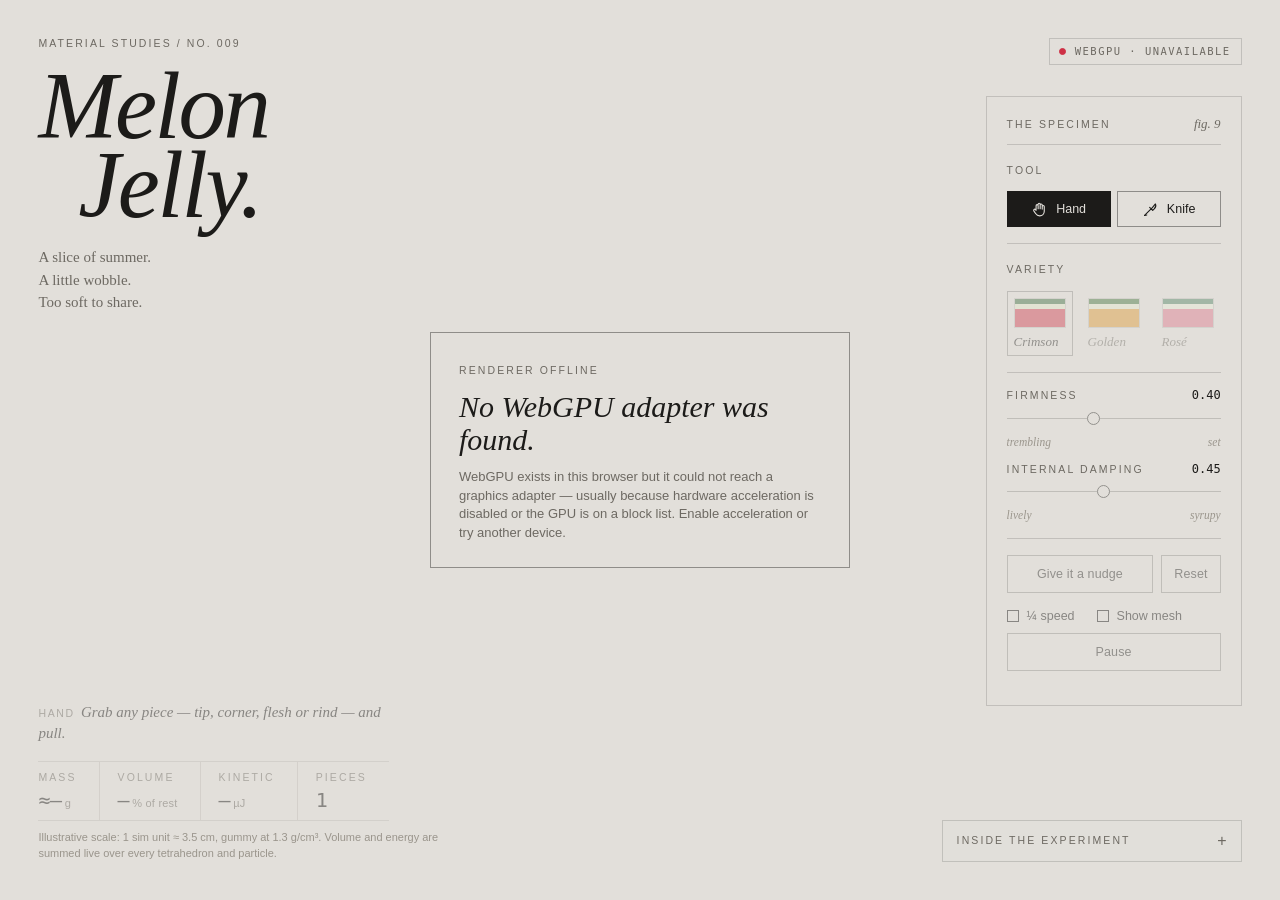
<file: melon-jelly/index.html>
<!doctype html>
<html lang="en">
<head>
  <meta charset="utf-8">
  <meta name="viewport" content="width=device-width, initial-scale=1">
  <title>Melon Jelly Knife</title>
  <link rel="stylesheet" href="style.css">
</head>
<body>
  <div class="stage" id="stage">
    <canvas id="gl" aria-label="Interactive 3D watermelon jelly slice. Drag it to stretch it, or switch to the knife and draw across it to cut it into pieces." role="img"></canvas>
    <svg class="stroke" id="stroke" aria-hidden="true"><line id="strokeLine" x1="0" y1="0" x2="0" y2="0"/></svg>
    <div class="toast" id="toast" role="status" aria-live="polite"></div>
    <div class="fallback" id="fallback" hidden>
      <div>
        <span class="kicker">Renderer offline</span>
        <h2 id="fallbackTitle">This specimen needs WebGPU.</h2>
        <p id="fallbackDetail"></p>
      </div>
    </div>
  </div>

  <header class="masthead">
    <div class="kicker">Material Studies / No. 009</div>
    <h1><span>Melon</span><span>Jelly.</span></h1>
    <p class="caption">A slice of summer.<br>A little wobble.<br>Too soft to share.</p>
  </header>

  <div class="status" id="status" data-state="idle" role="status" aria-live="polite"><span class="dot" aria-hidden="true"></span><span id="statusText">WEBGPU · STARTING</span></div>

  <aside class="panel" aria-label="Specimen controls">
    <header><span class="label">The Specimen</span><span>fig. 9</span></header>
    <div class="group">
      <span class="label">Tool</span>
      <div class="tools" role="group" aria-label="Tool">
        <button class="tool" type="button" data-tool="hand" aria-pressed="true"><svg viewBox="0 0 20 20" aria-hidden="true"><path d="M6 10V5.5a1.2 1.2 0 0 1 2.4 0V9m0-4.8V3.8a1.2 1.2 0 0 1 2.4 0V9m0-4.2a1.2 1.2 0 0 1 2.4 0V9.5m0-3a1.2 1.2 0 0 1 2.4 0V12c0 3.3-2.4 5.5-5.4 5.5-2.2 0-3.6-1-4.8-2.8L3.3 11.6a1.3 1.3 0 0 1 2-1.6L6 11"/></svg>Hand</button>
        <button class="tool" type="button" data-tool="knife" aria-pressed="false"><svg viewBox="0 0 20 20" aria-hidden="true"><path d="M3 17l9.2-9.2M12.2 7.8l3.6-4.3c.8 1.6.3 4-1.4 5.7L12.6 11 9 7.4"/><path d="M3 17l2.6-.6"/></svg>Knife</button>
      </div>
    </div>
    <div class="group">
      <span class="label">Variety</span>
      <div class="swatches" id="swatches" role="radiogroup" aria-label="Colour variety"></div>
    </div>
    <div class="group">
      <div class="slider">
        <div class="row"><label class="label" for="firmness">Firmness</label><output id="firmnessOut" for="firmness">0.40</output></div>
        <input type="range" id="firmness" min="0" max="100" step="1" value="40">
        <div class="ends"><span>trembling</span><span>set</span></div>
      </div>
      <div class="slider">
        <div class="row"><label class="label" for="damping">Internal damping</label><output id="dampingOut" for="damping">0.45</output></div>
        <input type="range" id="damping" min="0" max="100" step="1" value="45">
        <div class="ends"><span>lively</span><span>syrupy</span></div>
      </div>
    </div>
    <div class="group">
      <div class="buttons">
        <button class="btn" id="nudge" type="button">Give it a nudge</button>
        <button class="btn" id="reset" type="button">Reset</button>
      </div>
      <div class="checks">
        <label class="check"><input type="checkbox" id="slow"><span class="box" aria-hidden="true"></span>¼ speed</label>
        <label class="check"><input type="checkbox" id="mesh"><span class="box" aria-hidden="true"></span>Show mesh</label>
      </div>
      <button class="btn wide" id="pause" type="button" aria-pressed="false">Pause</button>
    </div>
  </aside>

  <section class="readouts" aria-label="Live readouts">
    <p class="hint" id="hintText"><b>Hand</b>Grab any piece — tip, corner, flesh or rind — and pull.</p>
    <dl class="stats">
      <div><dt class="label">Mass</dt><dd>≈<span id="massOut">—</span><small>g</small></dd></div>
      <div><dt class="label">Volume</dt><dd><span id="volOut">—</span><small>% of rest</small></dd></div>
      <div><dt class="label">Kinetic</dt><dd><span id="keOut">—</span><small>µJ</small></dd></div>
      <div><dt class="label">Pieces</dt><dd><span id="piecesOut">1</span></dd></div>
    </dl>
    <p class="footnote">Illustrative scale: 1 sim unit ≈ 3.5 cm, gummy at 1.3 g/cm³. Volume and energy are summed live over every tetrahedron and particle.</p>
  </section>

  <details class="notes">
    <summary><span class="label">Inside the experiment</span></summary>
    <div class="body">
      <h3>A body made of tetrahedra</h3>
      <p>The slice is a volumetric mesh of <span class="num" id="nParticles">—</span> particles and <span class="num" id="nTets">—</span> tetrahedra, solved with XPBD on a fixed 60&nbsp;Hz step split into 10 substeps. Each tetrahedron is pulled, with finite compliance, toward its best-fit rotated rest shape — a co-rotational elastic constraint that also flips inverted elements back out — and carries a volume constraint that keeps the jelly close to incompressible, so a stretched slice necks in like the real thing.</p>
      <p>Tetrahedra in the rind are roughly three times stiffer than the flesh. Damping acts only on relative velocity along the mesh edges, so the slice still falls and tumbles freely while its wobble dies away. Ground contact projects particles out of the floor with Coulomb-style friction; the grab is a soft attachment on a patch of particles, bounded in reach.</p>
      <h3>Cutting</h3>
      <p>Every piece is a convex outline in the slice’s original rest plane, with rounded corners. Your stroke, read on the surface it was drawn over, fixes a vertical blade plane. For each piece it crosses, the piece’s current pose is fitted with a best rotation, the plane is carried back into rest space and becomes a straight line, and the outline is split along it — the two halves are prebuilt as fresh tetrahedral meshes the moment you let go. Then the steel knife comes down: its edge first presses a groove into the jelly, and when it breaks through the new pieces are swapped in, taking over the position and speed of the flesh they came from, while the blade wedges the faces apart on its way to the board. The blade is drawn behind the jelly surface, so the part that is buried in it is seen refracted. Each piece is its own soft body — grab it, stretch it, cut it again — and pieces push against each other instead of passing through.</p>
      <h3>A surface that rides along</h3>
      <p>The smooth surface, the seeds and the air bubbles are separate meshes, each vertex pinned to a tetrahedron by barycentric weights — so the seeds stretch, turn and travel with the flesh around them.</p>
      <h3>Light through jelly</h3>
      <p>WGSL shaders render the floor, seeds and bubbles first, then the slice’s back faces to measure how much jelly each view ray crosses. The front faces refract the scene behind by that thickness, absorb it with Beer–Lambert colour, add milky scattering in the pale layer, a back-lit glow at thin edges, Fresnel reflections of a procedural studio and GGX highlights. The floor gets a soft key shadow tinted by the jelly plus contact occlusion from a top-down height map.</p>
    </div>
  </details>

  <script type="module" src="src/main.js"></script>
</body>
</html>
</file>
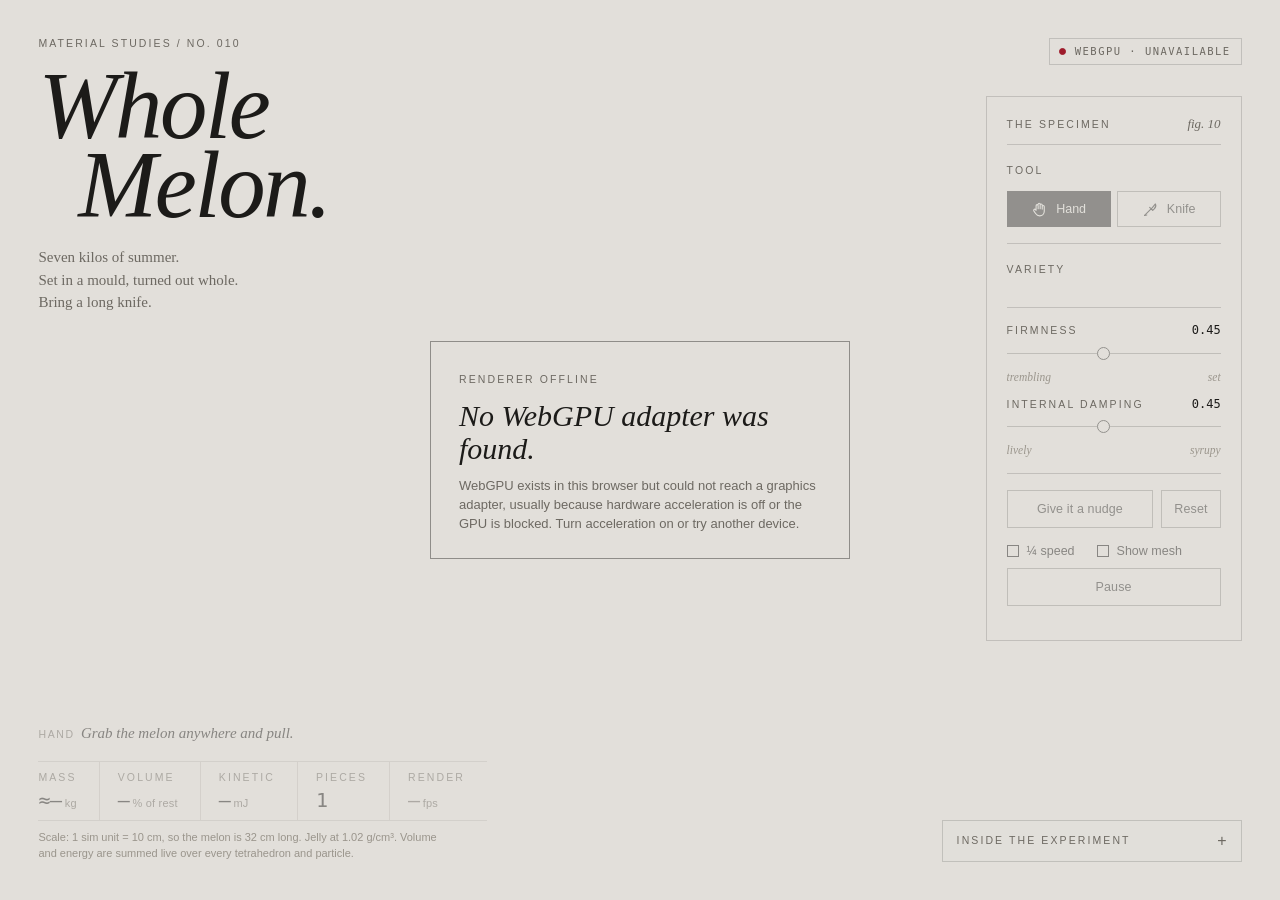
<file: whole-melon/index.html>
<!doctype html>
<html lang="en">
<head>
<meta charset="utf-8">
<meta name="viewport" content="width=device-width, initial-scale=1, viewport-fit=cover">
<title>Whole Melon</title>
<style>
:root {
  --bg: #E2DFDA;
  --ink: #1c1b19;
  --muted: #6d6962;
  --faint: #9a958c;
  --line: rgba(28, 27, 25, 0.16);
  --line-strong: rgba(28, 27, 25, 0.42);
  --accent: #9e1b2b;
  --live: #2f6f47;
  --serif: "Iowan Old Style", "Palatino Linotype", Palatino, "Book Antiqua", "Hoefler Text", Georgia, serif;
  --sans: "Helvetica Neue", Helvetica, "Segoe UI", system-ui, -apple-system, Arial, sans-serif;
  --mono: ui-monospace, "SF Mono", "JetBrains Mono", Menlo, Consolas, monospace;
  --gutter: clamp(20px, 3vw, 44px);
  color-scheme: light;
}
* { box-sizing: border-box; }
html, body { margin: 0; height: 100%; background: var(--bg); color: var(--ink); }
body { font: 13px/1.45 var(--sans); -webkit-font-smoothing: antialiased; overflow: hidden; }
button, input { font: inherit; color: inherit; }

/* ── stage ── */
.stage { position: fixed; inset: 0; }
canvas { display: block; width: 100%; height: 100%; touch-action: none; opacity: 0; transition: opacity .7s ease; outline: none; }
body.ready canvas { opacity: 1; }
canvas[data-cursor="grab"] { cursor: grab; }
canvas[data-cursor="grabbing"] { cursor: grabbing; }
canvas[data-cursor="orbit"] { cursor: move; }
canvas[data-cursor="knife"] { cursor: crosshair; }
.stroke { position: absolute; inset: 0; width: 100%; height: 100%; pointer-events: none; opacity: 0; }
.stroke.on { opacity: 1; }
.stroke.fading { opacity: 0; transition: opacity .4s ease; }
.stroke line { stroke: var(--ink); stroke-width: 1.5; stroke-linecap: round; stroke-dasharray: 2 5; }
.stroke.fading line { stroke-dasharray: none; }
.toast { position: absolute; left: 50%; bottom: 18%; transform: translate(-50%, 6px); padding: 8px 14px; border: 1px solid var(--line-strong);
  background: var(--bg); font: italic 14px/1.3 var(--serif); opacity: 0; transition: opacity .25s ease, transform .25s ease; pointer-events: none; white-space: nowrap; }
.toast.on { opacity: 1; transform: translate(-50%, 0); }
.tools { display: grid; grid-template-columns: 1fr 1fr; gap: 6px; margin-top: 11px; }
.tool { display: inline-flex; align-items: center; justify-content: center; gap: 8px; border: 1px solid var(--line-strong); background: transparent; padding: 8px 10px; min-height: 36px; cursor: pointer; font-size: 12.5px; }
.tool svg { width: 17px; height: 17px; fill: none; stroke: currentColor; stroke-width: 1.3; stroke-linecap: round; stroke-linejoin: round; }
.tool[aria-pressed="true"] { background: var(--ink); color: var(--bg); border-color: var(--ink); }
.tool:focus-visible { outline: 1px solid var(--ink); outline-offset: 2px; }

.fallback { position: absolute; inset: 0; display: grid; place-items: center; padding: var(--gutter); }
.fallback[hidden] { display: none; }
.fallback > div { max-width: 420px; border: 1px solid var(--line-strong); padding: 28px 28px 24px; background: var(--bg); }
.fallback h2 { font: italic 400 30px/1.1 var(--serif); margin: 10px 0 12px; }
.fallback p { margin: 0; color: var(--muted); font-size: 13px; }

/* ── type ── */
.kicker, .label { font: 500 10.5px/1 var(--sans); letter-spacing: .2em; text-transform: uppercase; color: var(--muted); }

.masthead { position: fixed; top: var(--gutter); left: var(--gutter); pointer-events: none; }
.masthead h1 { font: italic 400 clamp(58px, 7.4vw, 118px)/.84 var(--serif); letter-spacing: -.025em; margin: 18px 0 20px; }
.masthead h1 span { display: block; }
.masthead h1 span + span { padding-left: .42em; }
.caption { font: 400 15px/1.5 var(--serif); color: var(--muted); margin: 0; }

.status { position: fixed; top: var(--gutter); right: var(--gutter); display: flex; align-items: center; gap: 9px;
  font: 500 10.5px/1 var(--mono); letter-spacing: .14em; color: var(--muted); border: 1px solid var(--line); padding: 7px 10px 7px 9px; }
.status .dot { width: 7px; height: 7px; border-radius: 50%; border: 1px solid var(--muted); }
.status[data-state="live"] { color: var(--ink); }
.status[data-state="live"] .dot { background: var(--live); border-color: var(--live); animation: breathe 2.4s ease-in-out infinite; }
.status[data-state="paused"] .dot { background: transparent; border-color: var(--ink); }
.status[data-state="off"] .dot { background: var(--accent); border-color: var(--accent); }
@keyframes breathe { 50% { opacity: .35; } }

/* ── specimen panel ── */
.panel { position: fixed; right: var(--gutter); top: calc(var(--gutter) + 58px); width: 256px;
  border: 1px solid var(--line); background: rgba(226, 223, 218, .78); padding: 20px 20px 18px; }
.panel header { display: flex; justify-content: space-between; align-items: baseline; padding-bottom: 14px; border-bottom: 1px solid var(--line); }
.panel header span:last-child { font: italic 13px/1 var(--serif); color: var(--muted); letter-spacing: 0; text-transform: none; }
.group { padding: 16px 0; border-bottom: 1px solid var(--line); }
.group:last-of-type { border-bottom: 0; }
.swatches { display: grid; grid-template-columns: repeat(3, 1fr); gap: 8px; margin-top: 12px; }
.swatch { background: none; border: 1px solid transparent; padding: 6px 6px 7px; cursor: pointer; text-align: left; }
.swatch .chip { display: flex; flex-direction: column; height: 30px; border: 1px solid var(--line); }
.swatch .chip i:nth-child(1) { flex: 0 0 5px; }
.swatch .chip i:nth-child(2) { flex: 0 0 5px; }
.swatch .chip i:nth-child(3) { flex: 1; }
.swname { display: block; margin-top: 7px; font: italic 13px/1 var(--serif); color: var(--muted); }
.swatch[aria-checked="true"] { border-color: var(--line-strong); }
.swatch[aria-checked="true"] .swname { color: var(--ink); }
.swatch:focus-visible, .btn:focus-visible, input:focus-visible + .box, summary:focus-visible, input[type=range]:focus-visible { outline: 1px solid var(--ink); outline-offset: 2px; }

.slider + .slider { margin-top: 14px; }
.slider .row { display: flex; justify-content: space-between; align-items: baseline; }
.slider output { font: 12px/1 var(--mono); font-variant-numeric: tabular-nums; }
.slider .ends { display: flex; justify-content: space-between; font: italic 11.5px/1 var(--serif); color: var(--faint); margin-top: 2px; }
input[type=range] { -webkit-appearance: none; appearance: none; width: 100%; height: 22px; margin: 6px 0 0; background: transparent; cursor: pointer; }
input[type=range]::-webkit-slider-runnable-track { height: 1px; background: var(--line-strong); }
input[type=range]::-moz-range-track { height: 1px; background: var(--line-strong); }
input[type=range]::-webkit-slider-thumb { -webkit-appearance: none; width: 13px; height: 13px; margin-top: -6px; border-radius: 50%; background: var(--bg); border: 1px solid var(--ink); }
input[type=range]::-moz-range-thumb { width: 11px; height: 11px; border-radius: 50%; background: var(--bg); border: 1px solid var(--ink); }
input[type=range]:active::-webkit-slider-thumb { background: var(--ink); }

.buttons { display: grid; grid-template-columns: 1fr auto; gap: 8px; }
.btn { border: 1px solid var(--line-strong); background: transparent; padding: 9px 12px; cursor: pointer; text-align: center; font-size: 12.5px; letter-spacing: .01em; }
.btn:hover:not(:disabled) { background: var(--ink); color: var(--bg); border-color: var(--ink); }
.btn:disabled, .tool:disabled, input:disabled, .swatch:disabled { opacity: .4; cursor: default; }
.check:has(input:disabled) { opacity: .45; cursor: default; }
.btn.wide { width: 100%; margin-top: 8px; }

.checks { display: flex; gap: 22px; margin-top: 14px; }
.check { display: inline-flex; align-items: center; gap: 8px; cursor: pointer; font-size: 12.5px; }
.check input { position: absolute; opacity: 0; width: 1px; height: 1px; }
.check .box { width: 12px; height: 12px; border: 1px solid var(--ink); display: inline-block; position: relative; }
.check input:checked + .box::after { content: ""; position: absolute; inset: 2px; background: var(--ink); }

/* ── readouts ── */
.readouts { position: fixed; left: var(--gutter); bottom: var(--gutter); max-width: 440px; }
.hint { font: italic 15px/1.45 var(--serif); margin: 0 0 16px; max-width: 360px; }
.hint b { font-weight: 400; font-style: normal; font-family: var(--sans); font-size: 10.5px; letter-spacing: .16em; text-transform: uppercase; margin-right: 6px; color: var(--muted); }
.stats { display: grid; grid-template-columns: repeat(5, auto); gap: 0; margin: 0; border-top: 1px solid var(--line); border-bottom: 1px solid var(--line); width: max-content; }
.stats > div { padding: 10px 22px 10px 0; }
.stats > div + div { padding-left: 18px; border-left: 1px solid var(--line); }
.stats dt { margin-bottom: 7px; }
.stats dd { margin: 0; font: 20px/1 var(--mono); font-variant-numeric: tabular-nums; letter-spacing: -.02em; }
.stats dd small { font: 11px/1 var(--sans); color: var(--muted); letter-spacing: .02em; margin-left: 3px; }
.stats .fps dd { color: var(--muted); }
.footnote { margin: 9px 0 0; font-size: 11px; color: var(--faint); max-width: 400px; }

/* ── notes ── */
.notes { position: fixed; right: var(--gutter); bottom: var(--gutter); width: 300px; border: 1px solid var(--line); background: rgba(226, 223, 218, .9); }
.notes summary { list-style: none; cursor: pointer; padding: 12px 14px; display: flex; justify-content: space-between; align-items: center; }
.notes summary::-webkit-details-marker { display: none; }
.notes summary::after { content: "+"; font: 300 16px/1 var(--sans); color: var(--muted); }
.notes[open] summary::after { content: "–"; }
.notes .body { padding: 2px 14px 14px; max-height: min(52vh, 440px); overflow: auto; border-top: 1px solid var(--line); }
.notes h3 { font: italic 400 16px/1.2 var(--serif); margin: 14px 0 6px; }
.notes p { margin: 0 0 8px; color: #3d3b37; font-size: 12.5px; }
.notes .num { font-family: var(--mono); font-size: 11.5px; }

body.no-gpu .readouts .stats, body.no-gpu .hint { opacity: .45; }

/* ── stacked layout for narrow screens ── */
@media (max-width: 860px), (max-height: 560px) and (max-width: 1000px) {
  body { overflow: auto; }
  .masthead, .status, .panel, .readouts, .notes, .stage { position: static; }
  body { display: grid; grid-template-columns: 1fr auto; grid-template-areas: "head status" "stage stage" "read read" "panel panel" "notes notes"; column-gap: 12px; padding: 0 0 var(--gutter); }
  .masthead { grid-area: head; padding: var(--gutter) 0 12px var(--gutter); }
  .masthead .kicker { white-space: nowrap; font-size: 10px; letter-spacing: .15em; }
  .status { font-size: 9.5px; padding: 5px 8px 5px 7px; gap: 7px; }
  .masthead h1 { font-size: clamp(46px, 14vw, 76px); margin: 12px 0 12px; }
  .caption { font-size: 14px; }
  .status { grid-area: status; align-self: start; margin: var(--gutter) var(--gutter) 0 0; }
  .stage { grid-area: stage; height: clamp(300px, 56vh, 600px); position: relative; border-top: 1px solid var(--line); border-bottom: 1px solid var(--line); }
  .readouts { grid-area: read; padding: 18px var(--gutter) 6px; max-width: none; }
  .stats { width: 100%; grid-template-columns: repeat(5, 1fr); }
  .stats dd small { display: block; margin: 4px 0 0; }
  .stats > div { padding-right: 8px; }
  .stats > div + div { padding-left: 12px; }
  .stats dd { font-size: 18px; }
  .panel { grid-area: panel; width: auto; margin: 14px var(--gutter) 0; background: transparent; }
  .btn, .tool { min-height: 44px; font-size: 14px; }
  .toast { white-space: normal; width: max-content; max-width: 86vw; text-align: center; }
  .notes { grid-area: notes; width: auto; margin: 14px var(--gutter) 0; background: transparent; }
  .notes .body { max-height: none; }
}
@media (max-height: 760px) and (min-width: 861px) {
  .panel { padding: 14px 16px 12px; top: calc(var(--gutter) + 48px); }
  .panel header { padding-bottom: 10px; }
  .group { padding: 11px 0; }
  .swatch .chip { height: 22px; }
  .slider + .slider { margin-top: 8px; }
  .checks { margin-top: 10px; }
  .btn { padding: 7px 10px; }
  .hint { margin-bottom: 10px; font-size: 14px; }
  .masthead h1 { font-size: clamp(52px, 6.4vw, 96px); margin: 12px 0 14px; }
}
@media (prefers-reduced-motion: reduce) {
  .status[data-state="live"] .dot { animation: none; }
  canvas { transition: none; }
}
@media (max-width: 480px) {
  .stats dd { font-size: 15px; }
  .stats > div + div { padding-left: 8px; }
  .stats dt { letter-spacing: .1em; font-size: 9.5px; }
}
</style>
</head>
<body>
  <div class="stage" id="stage">
    <canvas id="gl" aria-label="Interactive 3D whole watermelon made of jelly. Drag it to wobble and stretch it, or switch to the knife and draw across it to cut it into pieces." role="img"></canvas>
    <svg class="stroke" id="stroke" aria-hidden="true"><line id="strokeLine" x1="0" y1="0" x2="0" y2="0"/></svg>
    <div class="toast" id="toast" role="status" aria-live="polite"></div>
    <div class="fallback" id="fallback" hidden>
      <div>
        <span class="kicker">Renderer offline</span>
        <h2 id="fallbackTitle">This specimen needs WebGPU.</h2>
        <p id="fallbackDetail"></p>
      </div>
    </div>
  </div>

  <header class="masthead">
    <div class="kicker">Material Studies / No. 010</div>
    <h1><span>Whole</span><span>Melon.</span></h1>
    <p class="caption">Seven kilos of summer.<br>Set in a mould, turned out whole.<br>Bring a long knife.</p>
  </header>

  <div class="status" id="status" data-state="idle" role="status" aria-live="polite"><span class="dot" aria-hidden="true"></span><span id="statusText">WEBGPU · STARTING</span></div>

  <aside class="panel" aria-label="Specimen controls">
    <header><span class="label">The Specimen</span><span>fig. 10</span></header>
    <div class="group">
      <span class="label">Tool</span>
      <div class="tools" role="group" aria-label="Tool">
        <button class="tool" type="button" data-tool="hand" aria-pressed="true"><svg viewBox="0 0 20 20" aria-hidden="true"><path d="M6 10V5.5a1.2 1.2 0 0 1 2.4 0V9m0-4.8V3.8a1.2 1.2 0 0 1 2.4 0V9m0-4.2a1.2 1.2 0 0 1 2.4 0V9.5m0-3a1.2 1.2 0 0 1 2.4 0V12c0 3.3-2.4 5.5-5.4 5.5-2.2 0-3.6-1-4.8-2.8L3.3 11.6a1.3 1.3 0 0 1 2-1.6L6 11"/></svg>Hand</button>
        <button class="tool" type="button" data-tool="knife" aria-pressed="false"><svg viewBox="0 0 20 20" aria-hidden="true"><path d="M3 17l9.2-9.2M12.2 7.8l3.6-4.3c.8 1.6.3 4-1.4 5.7L12.6 11 9 7.4"/><path d="M3 17l2.6-.6"/></svg>Knife</button>
      </div>
    </div>
    <div class="group">
      <span class="label">Variety</span>
      <div class="swatches" id="swatches" role="radiogroup" aria-label="Colour variety"></div>
    </div>
    <div class="group">
      <div class="slider">
        <div class="row"><label class="label" for="firmness">Firmness</label><output id="firmnessOut" for="firmness">0.45</output></div>
        <input type="range" id="firmness" min="0" max="100" step="1" value="45">
        <div class="ends"><span>trembling</span><span>set</span></div>
      </div>
      <div class="slider">
        <div class="row"><label class="label" for="damping">Internal damping</label><output id="dampingOut" for="damping">0.45</output></div>
        <input type="range" id="damping" min="0" max="100" step="1" value="45">
        <div class="ends"><span>lively</span><span>syrupy</span></div>
      </div>
    </div>
    <div class="group">
      <div class="buttons">
        <button class="btn" id="nudge" type="button">Give it a nudge</button>
        <button class="btn" id="reset" type="button">Reset</button>
      </div>
      <div class="checks">
        <label class="check"><input type="checkbox" id="slow"><span class="box" aria-hidden="true"></span>¼ speed</label>
        <label class="check"><input type="checkbox" id="mesh"><span class="box" aria-hidden="true"></span>Show mesh</label>
      </div>
      <button class="btn wide" id="pause" type="button" aria-pressed="false">Pause</button>
    </div>
  </aside>

  <section class="readouts" aria-label="Live readouts">
    <p class="hint" id="hintText"><b>Hand</b>Grab the melon anywhere and pull.</p>
    <dl class="stats">
      <div><dt class="label">Mass</dt><dd>≈<span id="massOut">—</span><small>kg</small></dd></div>
      <div><dt class="label">Volume</dt><dd><span id="volOut">—</span><small>% of rest</small></dd></div>
      <div><dt class="label">Kinetic</dt><dd><span id="keOut">—</span><small>mJ</small></dd></div>
      <div><dt class="label">Pieces</dt><dd><span id="piecesOut">1</span></dd></div>
      <div class="fps"><dt class="label">Render</dt><dd><span id="fpsOut">—</span><small>fps</small></dd></div>
    </dl>
    <p class="footnote">Scale: 1 sim unit = 10 cm, so the melon is 32 cm long. Jelly at 1.02 g/cm³. Volume and energy are summed live over every tetrahedron and particle.</p>
  </section>

  <details class="notes">
    <summary><span class="label">Inside the experiment</span></summary>
    <div class="body">
      <h3>A melon written as a distance</h3>
      <p>The melon is a signed distance field: an ellipsoid 32&nbsp;cm long with its belly softly flattened where it lay in the field. Skin, pith and flesh are bands of depth under that surface, so any cut, anywhere, finds the right colour. The stripes are noise wrapped around the long axis, seamless from stem to blossom end.</p>
      <h3>Pieces</h3>
      <p>Every piece is the melon clipped by the half-spaces of the cuts that made it, with the fresh edges rounded by a smooth maximum. All pieces keep the melon’s original rest frame, so the rind, the stripes and <span class="num" id="nSeeds">—</span> seeds stay where they grew. Each piece gets a surface-nets skin, a hexahedral lattice aligned to its own principal axes, and a barycentric embedding that pins one to the other. Seeds are only meshed near cut faces; a seed the blade passes through stays with one side and settles just under the new face.</p>
      <h3>Physics</h3>
      <p>XPBD at a fixed 60&nbsp;Hz with 6 substeps, now <span class="num" id="nParticles">—</span> particles in <span class="num" id="nCells">—</span> cells. Each 8-node cell is pulled toward its best-fit rotated rest shape, stiffening as it strains; every tetrahedron keeps its volume. Damping acts on edges and on each piece’s deformation relative to its rigid motion, never on its fall or tumble. Pieces collide against each other’s exact distance field in a best-fit frame, roll to a stop on the table and fall asleep when calm.</p>
      <h3>Light through jelly</h3>
      <p>Seeds, bubbles and the knife are drawn first, then the nearest back faces to measure how much jelly each view ray crosses. The front faces refract the scene by that thickness with Beer–Lambert absorption, milky scattering in the pith, a back-lit glow at thin edges, sugar glints, Fresnel studio reflections and GGX highlights. Normals follow the local deformation of the jelly. The key shadow is tinted by whatever the light crossed first.</p>
    </div>
  </details>

<script type="module">
// ===== sdf.js =====
// ─────────────────────────────────────────────────────────────
//  The melon as a signed distance field, pieces as the melon clipped
//  by cut half-spaces, and the seeds and bubbles that grew inside it.
//  Rest frame: +x along the melon (stem end at +x), +y up, belly at y≈0.
//  1 unit = 10 cm.
// ─────────────────────────────────────────────────────────────

const MELON = {
  A: 1.6,        // half length (x)
  B: 1.0,        // half height (y)
  C: 1.06,       // half width (z)
  cy: 0.9,       // centre height
  belly: 0.12,   // how much of the belly is flattened
  bellyK: 0.26,  // softness of the flattening
  skin: 0.045,   // dark green skin band depth
  pith: 0.16,    // skin + pale pith band depth
  cutK: 0.05,    // rounding of fresh cut edges
  gap: 0.004,    // half the kerf left by the blade
};

// seeded PRNG so the specimen is identical on each load
function rng(seed) {
  let s = seed >>> 0;
  return () => {
    s = (s + 0x6D2B79F5) >>> 0;
    let t = s;
    t = Math.imul(t ^ (t >>> 15), t | 1);
    t ^= t + Math.imul(t ^ (t >>> 7), t | 61);
    return ((t ^ (t >>> 14)) >>> 0) / 4294967296;
  };
}

// Results of the gradient-returning SDF calls: [d, gx, gy, gz]
const SG = new Float64Array(4);

// polynomial smooth maximum; returns the value and leaves the weight of `a` in SMAX_W
let SMAX_W = 1;
function smax(a, b, k) {
  const h = Math.max(k - Math.abs(a - b), 0) / k;
  if (a >= b) { SMAX_W = 1 - h * 0.5; return a + h * h * k * 0.25; }
  SMAX_W = h * 0.5; return b + h * h * k * 0.25;
}

// melon SDF with an approximate unit gradient (written to SG)
function melonSDF(x, y, z) {
  const { A, B, C, cy } = MELON;
  const qy = y - cy;
  const px = x / A, py = qy / B, pz = z / C;
  const k0 = Math.sqrt(px * px + py * py + pz * pz);
  const rx = x / (A * A), ry = qy / (B * B), rz = z / (C * C);
  const k1 = Math.sqrt(rx * rx + ry * ry + rz * rz) || 1e-9;
  const e = k0 * (k0 - 1) / k1;
  let gx = rx / k1, gy = ry / k1, gz = rz / k1;
  const b = -(qy + B - MELON.belly);
  const d = smax(e, b, MELON.bellyK);
  const w = SMAX_W;
  gx *= w; gy = gy * w - (1 - w); gz *= w;
  const l = Math.sqrt(gx * gx + gy * gy + gz * gz) || 1;
  SG[0] = d; SG[1] = gx / l; SG[2] = gy / l; SG[3] = gz / l;
  return d;
}
// depth under the skin (positive inside), no gradient
function melonDepth(x, y, z) {
  const { A, B, C, cy } = MELON;
  const qy = y - cy;
  const px = x / A, py = qy / B, pz = z / C;
  const k0 = Math.sqrt(px * px + py * py + pz * pz);
  const rx = x / (A * A), ry = qy / (B * B), rz = z / (C * C);
  const k1 = Math.sqrt(rx * rx + ry * ry + rz * rz) || 1e-9;
  return -smax(k0 * (k0 - 1) / k1, -(qy + B - MELON.belly), MELON.bellyK);
}

// a piece: the melon clipped by planes {n, c} (kept side n·p ≤ c), fresh edges rounded
// planes is a flat Float64Array [nx, ny, nz, c, ...]
function pieceSDF(planes, x, y, z) {
  let d = melonSDF(x, y, z);
  let gx = SG[1], gy = SG[2], gz = SG[3];
  for (let i = 0; i < planes.length; i += 4) {
    const nx = planes[i], ny = planes[i + 1], nz = planes[i + 2];
    const p = nx * x + ny * y + nz * z - planes[i + 3];
    d = smax(d, p, MELON.cutK);
    const w = SMAX_W;
    gx = gx * w + nx * (1 - w); gy = gy * w + ny * (1 - w); gz = gz * w + nz * (1 - w);
  }
  const l = Math.sqrt(gx * gx + gy * gy + gz * gz) || 1;
  SG[0] = d; SG[1] = gx / l; SG[2] = gy / l; SG[3] = gz / l;
  return d;
}
// the same without rounding or gradient, for quick inside tests
function pieceSDFsharp(planes, x, y, z) {
  let d = -melonDepth(x, y, z);
  for (let i = 0; i < planes.length; i += 4) d = Math.max(d, planes[i] * x + planes[i + 1] * y + planes[i + 2] * z - planes[i + 3]);
  return d;
}

const MELON_BOX = { x0: -MELON.A - 0.06, x1: MELON.A + 0.06, y0: -0.04, y1: MELON.cy + MELON.B + 0.06, z0: -MELON.C - 0.06, z1: MELON.C + 0.06 };

// ── seeds: teardrops in a three-lobed ring at about two thirds of the radius ──
// each seed: centre, long axis a (radial, wide end outward), width axis b, thickness axis c, sizes
let SEEDS = null, BUBBLES = null;
function melonInclusions() {
  if (SEEDS) return { seeds: SEEDS, bubbles: BUBBLES };
  const { A, B, C, cy } = MELON;
  const R = rng(10);
  SEEDS = [];
  let guard = 0;
  while (SEEDS.length < 700 && guard++ < 20000) {
    // along the melon, denser where the cross-section is larger
    const x = (R() * 2 - 1) * A * 0.84;
    const s2 = 1 - (x / A) ** 2;
    if (R() > s2) continue;
    const s = Math.sqrt(s2);
    // three lobes: the seed ring bulges toward three directions, seeds crowd into the lobes
    let th = R() * Math.PI * 2;
    th += 0.18 * Math.sin(3 * th + 0.5);
    const lobe = Math.cos(3 * th + 0.5);
    const rf = 0.62 + 0.085 * lobe + (R() - 0.5) * 0.07 + (R() < 0.5 ? 0.025 : -0.025);
    const cyx = Math.sin(th), czx = Math.cos(th);
    const y = cy + B * s * rf * cyx, z = C * s * rf * czx;
    if (melonDepth(x, y, z) < MELON.pith + 0.1) continue;
    // radial direction in the cross-section (outward), tipped a little toward the ends
    let a = [x / A * 0.35, cyx / B, czx / C];
    let l = Math.hypot(...a); a = a.map(v => v / l);
    // thickness mostly along the melon's axis, so a round slice shows the seeds' faces
    let c = [1, (R() - 0.5) * 0.3, (R() - 0.5) * 0.3];
    const ca = c[0] * a[0] + c[1] * a[1] + c[2] * a[2];
    c = [c[0] - ca * a[0], c[1] - ca * a[1], c[2] - ca * a[2]];
    l = Math.hypot(...c); c = c.map(v => v / l);
    const b = [a[1] * c[2] - a[2] * c[1], a[2] * c[0] - a[0] * c[2], a[0] * c[1] - a[1] * c[0]];
    const k = 0.85 + R() * 0.3;
    SEEDS.push({ p: [x, y, z], a, b, c, L: 0.105 * k, W: 0.066 * k, H: 0.026 * k });
  }
  BUBBLES = [];
  guard = 0;
  while (BUBBLES.length < 420 && guard++ < 20000) {
    const x = (R() * 2 - 1) * A, y = cy + (R() * 2 - 1) * B, z = (R() * 2 - 1) * C;
    if (melonDepth(x, y, z) < MELON.pith + 0.06) continue;
    BUBBLES.push({ p: [x, y, z], r: 0.003 + R() * R() * 0.011 });
  }
  return { seeds: SEEDS, bubbles: BUBBLES };
}

// half extent of a seed along a unit direction n
function seedExtent(sd, n) {
  return Math.abs(n[0] * sd.a[0] + n[1] * sd.a[1] + n[2] * sd.a[2]) * sd.L * 0.5
       + Math.abs(n[0] * sd.b[0] + n[1] * sd.b[1] + n[2] * sd.b[2]) * sd.W * 0.5
       + Math.abs(n[0] * sd.c[0] + n[1] * sd.c[1] + n[2] * sd.c[2]) * sd.H * 0.5;
}

// symmetric 3x3 eigen decomposition (Jacobi); m row-major, returns { values, vectors (columns, row-major 3x3) }
function eigSym3(m) {
  const a = Float64Array.from(m), v = new Float64Array([1, 0, 0, 0, 1, 0, 0, 0, 1]);
  for (let sweep = 0; sweep < 30; sweep++) {
    let off = Math.abs(a[1]) + Math.abs(a[2]) + Math.abs(a[5]);
    if (off < 1e-14) break;
    for (const [p, q] of [[0, 1], [0, 2], [1, 2]]) {
      const apq = a[3 * p + q];
      if (Math.abs(apq) < 1e-15) continue;
      const app = a[3 * p + p], aqq = a[3 * q + q];
      const th = 0.5 * Math.atan2(2 * apq, aqq - app);
      const c = Math.cos(th), s = Math.sin(th);
      for (let k = 0; k < 3; k++) {
        const akp = a[3 * k + p], akq = a[3 * k + q];
        a[3 * k + p] = c * akp - s * akq; a[3 * k + q] = s * akp + c * akq;
      }
      for (let k = 0; k < 3; k++) {
        const apk = a[3 * p + k], aqk = a[3 * q + k];
        a[3 * p + k] = c * apk - s * aqk; a[3 * q + k] = s * apk + c * aqk;
      }
      for (let k = 0; k < 3; k++) {
        const vkp = v[3 * k + p], vkq = v[3 * k + q];
        v[3 * k + p] = c * vkp - s * vkq; v[3 * k + q] = s * vkp + c * vkq;
      }
    }
  }
  return { values: [a[0], a[4], a[8]], vectors: v };
}

// coarse volume sampling of a piece: inside points, volume, mean, principal frame
function samplePiece(planes, h = 0.06, budget = null) {
  const { x0, x1, y0, y1, z0, z1 } = MELON_BOX;
  const pts = [];
  for (let x = x0 + h / 2; x < x1; x += h) for (let y = y0 + h / 2; y < y1; y += h) for (let z = z0 + h / 2; z < z1; z += h) {
    if (pieceSDFsharp(planes, x, y, z) < 0) pts.push(x, y, z);
  }
  const n = pts.length / 3;
  const vol = n * h * h * h;
  const mean = [0, 0, 0];
  for (let i = 0; i < pts.length; i += 3) { mean[0] += pts[i]; mean[1] += pts[i + 1]; mean[2] += pts[i + 2]; }
  if (n) for (let k = 0; k < 3; k++) mean[k] /= n;
  const cov = new Float64Array(9);
  for (let i = 0; i < pts.length; i += 3) {
    const d = [pts[i] - mean[0], pts[i + 1] - mean[1], pts[i + 2] - mean[2]];
    for (let r = 0; r < 3; r++) for (let c = 0; c < 3; c++) cov[3 * r + c] += d[r] * d[c];
  }
  return { pts, n, vol, mean, cov, h };
}

// ===== build.js =====
// ─────────────────────────────────────────────────────────────
//  Building one piece (a generator, so the work can be spread over frames):
//  · a hexahedral lattice in the piece's principal frame, boundary nodes
//    snapped onto the surface, 6 tets per cell, 8-node shape-matching cells
//  · a surface-nets render skin (only blocks near the surface are evaluated,
//    one Newton step puts each vertex onto the surface)
//  · seeds and bubbles meshed only near cut faces
//  · a barycentric embedding of every render vertex into the lattice tets
// ─────────────────────────────────────────────────────────────

const KUHN = [[0, 1, 3, 7], [0, 3, 2, 7], [0, 2, 6, 7], [0, 6, 4, 7], [0, 4, 5, 7], [0, 5, 1, 7]];
const SURF_H = 0.04;      // render grid spacing (4 mm)
const SEED_FILM = 0.007;  // jelly left over a seed the blade went through
const DENSITY = 1.0;      // sim units; the readout uses 1.02 g/cm³

function tetVol(p, a, b, c, d) {
  const ax = p[3 * a], ay = p[3 * a + 1], az = p[3 * a + 2];
  const b0 = p[3 * b] - ax, b1 = p[3 * b + 1] - ay, b2 = p[3 * b + 2] - az;
  const c0 = p[3 * c] - ax, c1 = p[3 * c + 1] - ay, c2 = p[3 * c + 2] - az;
  const d0 = p[3 * d] - ax, d1 = p[3 * d + 1] - ay, d2 = p[3 * d + 2] - az;
  return (b0 * (c1 * d2 - c2 * d1) - b1 * (c0 * d2 - c2 * d0) + b2 * (c0 * d1 - c1 * d0)) / 6;
}

// inverse of the 3x3 matrix with columns (b-a, c-a, d-a), row-major, written at out[o..o+8]
function tetInverse(p, a, b, c, d, out, o) {
  const m00 = p[3 * b] - p[3 * a], m10 = p[3 * b + 1] - p[3 * a + 1], m20 = p[3 * b + 2] - p[3 * a + 2];
  const m01 = p[3 * c] - p[3 * a], m11 = p[3 * c + 1] - p[3 * a + 1], m21 = p[3 * c + 2] - p[3 * a + 2];
  const m02 = p[3 * d] - p[3 * a], m12 = p[3 * d + 1] - p[3 * a + 1], m22 = p[3 * d + 2] - p[3 * a + 2];
  const A = m11 * m22 - m12 * m21, B = m12 * m20 - m10 * m22, C = m10 * m21 - m11 * m20;
  const det = m00 * A + m01 * B + m02 * C;
  const k = Math.abs(det) > 1e-14 ? 1 / det : 0;
  out[o] = A * k; out[o + 1] = (m02 * m21 - m01 * m22) * k; out[o + 2] = (m01 * m12 - m02 * m11) * k;
  out[o + 3] = B * k; out[o + 4] = (m00 * m22 - m02 * m20) * k; out[o + 5] = (m02 * m10 - m00 * m12) * k;
  out[o + 6] = C * k; out[o + 7] = (m01 * m20 - m00 * m21) * k; out[o + 8] = (m00 * m11 - m01 * m10) * k;
}

// ── the simulation lattice ──
function* buildLattice(planes, S) {
  const { vectors: V } = eigSym3(S.cov);
  // principal axes as rows of E (right-handed)
  const E = [[V[0], V[3], V[6]], [V[1], V[4], V[7]], [V[2], V[5], V[8]]];
  const cr = [E[0][1] * E[1][2] - E[0][2] * E[1][1], E[0][2] * E[1][0] - E[0][0] * E[1][2], E[0][0] * E[1][1] - E[0][1] * E[1][0]];
  if (cr[0] * E[2][0] + cr[1] * E[2][1] + cr[2] * E[2][2] < 0) E[2] = E[2].map(v => -v);
  const target = 70 + 290 * Math.min(1, S.vol / 7);
  const H = Math.min(0.27, Math.max(0.12, Math.cbrt(S.vol / target)));
  const lo = [Infinity, Infinity, Infinity], hi = [-Infinity, -Infinity, -Infinity];
  for (let i = 0; i < S.pts.length; i += 3) {
    const d = [S.pts[i] - S.mean[0], S.pts[i + 1] - S.mean[1], S.pts[i + 2] - S.mean[2]];
    for (let k = 0; k < 3; k++) {
      const v = d[0] * E[k][0] + d[1] * E[k][1] + d[2] * E[k][2];
      if (v < lo[k]) lo[k] = v; if (v > hi[k]) hi[k] = v;
    }
  }
  const dims = [0, 0, 0];
  for (let k = 0; k < 3; k++) {
    lo[k] -= S.h * 0.5; hi[k] += S.h * 0.5;
    const cells = Math.max(1, Math.ceil((hi[k] - lo[k]) / H));
    const pad = (cells * H - (hi[k] - lo[k])) / 2;
    lo[k] -= pad; dims[k] = cells;
  }
  const O = [0, 1, 2].map(c => S.mean[c] + lo[0] * E[0][c] + lo[1] * E[1][c] + lo[2] * E[2][c]);
  const [cx, cy, cz] = dims, nx = cx + 1, ny = cy + 1;
  const latPos = (i, j, k, out) => { for (let c = 0; c < 3; c++) out[c] = O[c] + (i * E[0][c] + j * E[1][c] + k * E[2][c]) * H; };
  const tmp = [0, 0, 0];
  // cells that hold jelly
  const cellAt = new Int32Array(cx * cy * cz).fill(-1);
  const cellIJK = [];
  for (let k = 0; k < cz; k++) {
    for (let j = 0; j < cy; j++) for (let i = 0; i < cx; i++) {
      latPos(i + 0.5, j + 0.5, k + 0.5, tmp);
      const dc = pieceSDF(planes, tmp[0], tmp[1], tmp[2]);
      let keep = dc < 0.22 * H;
      if (!keep && dc < 0.5 * H) {
        let inside = 0;
        for (let q = 0; q < 8; q++) { latPos(i + (q & 1), j + ((q >> 1) & 1), k + (q >> 2), tmp); if (pieceSDF(planes, tmp[0], tmp[1], tmp[2]) < 0) inside++; }
        keep = inside >= 4;
      }
      if (keep) { cellAt[i + cx * (j + cy * k)] = cellIJK.length / 3; cellIJK.push(i, j, k); }
    }
    yield;
  }
  const nC = cellIJK.length / 3;
  // nodes
  const nodeAt = new Map();
  const nodeIJK = [], nodeCount = [];
  const cellNodes = new Uint32Array(nC * 8);
  for (let c = 0; c < nC; c++) {
    const i = cellIJK[3 * c], j = cellIJK[3 * c + 1], k = cellIJK[3 * c + 2];
    for (let q = 0; q < 8; q++) {
      const I = i + (q & 1), J = j + ((q >> 1) & 1), K = k + (q >> 2);
      const key = I + nx * (J + ny * K);
      let id = nodeAt.get(key);
      if (id === undefined) { id = nodeIJK.length / 3; nodeAt.set(key, id); nodeIJK.push(I, J, K); nodeCount.push(0); }
      nodeCount[id]++;
      cellNodes[8 * c + q] = id;
    }
  }
  const n = nodeIJK.length / 3;
  const rest = new Float32Array(n * 3), lat = new Float32Array(n * 3);
  const boundary = new Uint8Array(n);
  for (let v = 0; v < n; v++) {
    latPos(nodeIJK[3 * v], nodeIJK[3 * v + 1], nodeIJK[3 * v + 2], tmp);
    lat.set(tmp, 3 * v); rest.set(tmp, 3 * v);
    if (nodeCount[v] < 8) {
      boundary[v] = 1;
      // snap onto the surface: always from outside, from inside only when close to it
      let x = tmp[0], y = tmp[1], z = tmp[2];
      const d0 = pieceSDF(planes, x, y, z);
      if (d0 > -0.35 * H) {
        for (let it = 0; it < 4; it++) {
          const d = pieceSDF(planes, x, y, z);
          x -= d * SG[1]; y -= d * SG[2]; z -= d * SG[3];
        }
        rest[3 * v] = x; rest[3 * v + 1] = y; rest[3 * v + 2] = z;
        if (d0 > 0) boundary[v] = 2;   // was outside: must stay on the surface
      }
    }
  }
  yield;
  // tets: 6 per cell, kept in cell order; undo snaps that crush or invert a tet
  const tets = new Uint32Array(nC * 24);
  for (let c = 0; c < nC; c++) for (let t = 0; t < 6; t++) for (let q = 0; q < 4; q++) tets[24 * c + 4 * t + q] = cellNodes[8 * c + KUHN[t][q]];
  // a snap that crushes or inverts a tet is undone, unless the node started outside the piece
  const minVol = 0.03 * H * H * H / 6;
  for (let pass = 0; pass < 2; pass++) {
    let bad = 0;
    for (let t = 0; t < nC * 6; t++) {
      const a = tets[4 * t], b = tets[4 * t + 1], c = tets[4 * t + 2], d = tets[4 * t + 3];
      const v0 = tetVol(lat, a, b, c, d), v1 = tetVol(rest, a, b, c, d);
      if (v1 * Math.sign(v0) >= minVol) continue;
      bad++;
      for (const q of [a, b, c, d]) if (boundary[q] === 1) { rest[3 * q] = lat[3 * q]; rest[3 * q + 1] = lat[3 * q + 1]; rest[3 * q + 2] = lat[3 * q + 2]; }
    }
    if (!bad) break;
  }
  // tets still crushed keep their place in the lattice but carry no volume constraint
  const crushed = new Uint8Array(nC * 6);
  for (let t = 0; t < nC * 6; t++) {
    const a = tets[4 * t], b = tets[4 * t + 1], c = tets[4 * t + 2], d = tets[4 * t + 3];
    if (tetVol(rest, a, b, c, d) * Math.sign(tetVol(lat, a, b, c, d)) < minVol) crushed[t] = 1;
  }
  for (let t = 0; t < nC * 6; t++) if (tetVol(lat, tets[4 * t], tets[4 * t + 1], tets[4 * t + 2], tets[4 * t + 3]) < 0) { const s = tets[4 * t + 2]; tets[4 * t + 2] = tets[4 * t + 3]; tets[4 * t + 3] = s; }
  const nT = nC * 6;
  const restVol = new Float32Array(nT), tetInv = new Float32Array(nT * 9);
  const mass = new Float32Array(n);
  for (let t = 0; t < nT; t++) {
    const a = tets[4 * t], b = tets[4 * t + 1], c = tets[4 * t + 2], d = tets[4 * t + 3];
    const v = crushed[t] ? 0 : Math.max(0, tetVol(rest, a, b, c, d));
    restVol[t] = v;
    for (const q of [a, b, c, d]) mass[q] += (crushed[t] ? Math.abs(tetVol(lat, a, b, c, d)) * 0.5 : v) * DENSITY / 4;
    tetInverse(rest, a, b, c, d, tetInv, 9 * t);
  }
  let mMin = Infinity, mSum = 0;
  for (let v = 0; v < n; v++) { mSum += mass[v]; if (mass[v] > 0) mMin = Math.min(mMin, mass[v]); }
  for (let v = 0; v < n; v++) mass[v] = Math.max(mass[v], mSum / n * 0.08);
  // cells: rest shape about the mass centroid, stiffness by tissue
  const cellQ = new Float32Array(nC * 24), cellFirm = new Float32Array(nC);
  for (let c = 0; c < nC; c++) {
    let M = 0; const cm = [0, 0, 0];
    for (let q = 0; q < 8; q++) { const v = cellNodes[8 * c + q], m = mass[v]; M += m; for (let k = 0; k < 3; k++) cm[k] += rest[3 * v + k] * m; }
    for (let k = 0; k < 3; k++) cm[k] /= M;
    for (let q = 0; q < 8; q++) { const v = cellNodes[8 * c + q]; for (let k = 0; k < 3; k++) cellQ[24 * c + 3 * q + k] = rest[3 * v + k] - cm[k]; }
    const depth = melonDepth(cm[0], cm[1], cm[2]);
    cellFirm[c] = depth < MELON.pith * 0.6 ? 3.0 : depth < MELON.pith + 0.06 ? 1.8 : 1.0;
  }
  // unique edges
  const eset = new Map();
  const pairs = [[0, 1], [0, 2], [0, 3], [1, 2], [1, 3], [2, 3]];
  for (let t = 0; t < nT; t++) for (const [p, q] of pairs) {
    let i = tets[4 * t + p], j = tets[4 * t + q];
    if (i > j) { const s = i; i = j; j = s; }
    eset.set(i * 1048576 + j, 0);
  }
  const edges = new Uint32Array(eset.size * 2);
  let e = 0;
  for (const key of eset.keys()) { edges[e++] = Math.floor(key / 1048576); edges[e++] = key % 1048576; }
  const surf = [];
  for (let v = 0; v < n; v++) if (boundary[v]) surf.push(v);
  for (let v = 0; v < n; v++) boundary[v] = boundary[v] ? 1 : 0;
  yield;
  return { H, E, O, dims, cellAt, nC, cellNodes, cellQ, cellFirm, n, rest, mass, tets, nT, restVol, tetInv, edges, surface: new Uint32Array(surf) };
}

// barycentric location of a rest point in a lattice: writes tet index and 4 weights
const LOC = { t: 0, w: [1, 0, 0, 0] };
function locate(L, x, y, z) {
  const dx = x - L.O[0], dy = y - L.O[1], dz = z - L.O[2], E = L.E, H = L.H;
  const li = (dx * E[0][0] + dy * E[0][1] + dz * E[0][2]) / H;
  const lj = (dx * E[1][0] + dy * E[1][1] + dz * E[1][2]) / H;
  const lk = (dx * E[2][0] + dy * E[2][1] + dz * E[2][2]) / H;
  const [cx, cy, cz] = L.dims;
  const ci = Math.min(cx - 1, Math.max(0, Math.floor(li))), cj = Math.min(cy - 1, Math.max(0, Math.floor(lj))), ck = Math.min(cz - 1, Math.max(0, Math.floor(lk)));
  let best = -1, bestS = -Infinity, b0 = 0, b1 = 0, b2 = 0, b3 = 0;
  const tryTet = t => {
    const a = L.tets[4 * t], I = 9 * t, inv = L.tetInv, r = L.rest;
    const px = x - r[3 * a], py = y - r[3 * a + 1], pz = z - r[3 * a + 2];
    const w1 = inv[I] * px + inv[I + 1] * py + inv[I + 2] * pz;
    const w2 = inv[I + 3] * px + inv[I + 4] * py + inv[I + 5] * pz;
    const w3 = inv[I + 6] * px + inv[I + 7] * py + inv[I + 8] * pz;
    const w0 = 1 - w1 - w2 - w3;
    const s = Math.min(w0, w1, w2, w3);
    if (s > bestS && L.restVol[t] > 0) { bestS = s; best = t; b0 = w0; b1 = w1; b2 = w2; b3 = w3; }
  };
  for (let r = 0; r <= 3 && bestS < -1e-4; r++) {
    for (let k = ck - r; k <= ck + r; k++) for (let j = cj - r; j <= cj + r; j++) for (let i = ci - r; i <= ci + r; i++) {
      if (Math.max(Math.abs(i - ci), Math.abs(j - cj), Math.abs(k - ck)) !== r) continue;
      if (i < 0 || j < 0 || k < 0 || i >= cx || j >= cy || k >= cz) continue;
      const c = L.cellAt[i + cx * (j + cy * k)];
      if (c >= 0) for (let t = 6 * c; t < 6 * c + 6; t++) tryTet(t);
    }
    if (best >= 0 && bestS > -0.6) break;
  }
  if (best < 0) for (let t = 0; t < L.nT; t++) tryTet(t);
  // keep extrapolation tame for points well outside the lattice
  LOC.t = best; LOC.w[0] = b0; LOC.w[1] = b1; LOC.w[2] = b2; LOC.w[3] = b3;
  return LOC;
}

// ── surface nets ──
function* surfaceNets(planes, S, out) {
  const h = SURF_H, B = 8;
  let x0 = Infinity, y0 = Infinity, z0 = Infinity, x1 = -Infinity, y1 = -Infinity, z1 = -Infinity;
  for (let i = 0; i < S.pts.length; i += 3) {
    x0 = Math.min(x0, S.pts[i]); x1 = Math.max(x1, S.pts[i]);
    y0 = Math.min(y0, S.pts[i + 1]); y1 = Math.max(y1, S.pts[i + 1]);
    z0 = Math.min(z0, S.pts[i + 2]); z1 = Math.max(z1, S.pts[i + 2]);
  }
  const pad = S.h + 2 * h;
  x0 -= pad; y0 -= pad; z0 -= pad; x1 += pad; y1 += pad; z1 += pad;
  const nx = Math.ceil((x1 - x0) / h) + 1, ny = Math.ceil((y1 - y0) / h) + 1, nz = Math.ceil((z1 - z0) / h) + 1;
  const grid = new Float32Array(nx * ny * nz).fill(NaN);
  const val = (i, j, k) => {
    const id = i + nx * (j + ny * k);
    let v = grid[id];
    if (v !== v) v = grid[id] = pieceSDF(planes, x0 + i * h, y0 + j * h, z0 + k * h);
    return v;
  };
  const cX = nx - 1, cY = ny - 1, cZ = nz - 1;
  const vertOf = new Int32Array(cX * cY * cZ).fill(-1);
  const pos = out.pos, nrm = out.nrm, mat = out.mat;
  const bx = Math.ceil(cX / B), by = Math.ceil(cY / B), bz = Math.ceil(cZ / B);
  const reach = B * h * 0.87 + 2 * h;
  const cellList = [];
  for (let K = 0; K < bz; K++) {
    for (let J = 0; J < by; J++) for (let I = 0; I < bx; I++) {
      const d = pieceSDF(planes, x0 + (I + 0.5) * B * h, y0 + (J + 0.5) * B * h, z0 + (K + 0.5) * B * h);
      if (Math.abs(d) > reach) continue;
      for (let k = K * B; k < Math.min(cZ, K * B + B); k++) for (let j = J * B; j < Math.min(cY, J * B + B); j++) for (let i = I * B; i < Math.min(cX, I * B + B); i++) {
        let mn = Infinity, mx = -Infinity;
        const c = [];
        for (let q = 0; q < 8; q++) { const v = val(i + (q & 1), j + ((q >> 1) & 1), k + (q >> 2)); c.push(v); if (v < mn) mn = v; if (v > mx) mx = v; }
        if (mn >= 0 || mx < 0) continue;
        // mean of the edge crossings
        let sx = 0, sy = 0, sz = 0, cnt = 0;
        for (const [a, b] of [[0, 1], [2, 3], [4, 5], [6, 7], [0, 2], [1, 3], [4, 6], [5, 7], [0, 4], [1, 5], [2, 6], [3, 7]]) {
          if ((c[a] < 0) === (c[b] < 0)) continue;
          const t = c[a] / (c[a] - c[b]);
          const ax = a & 1, ay = (a >> 1) & 1, az = a >> 2, bxx = b & 1, byy = (b >> 1) & 1, bzz = b >> 2;
          sx += ax + (bxx - ax) * t; sy += ay + (byy - ay) * t; sz += az + (bzz - az) * t; cnt++;
        }
        let px = x0 + (i + sx / cnt) * h, py = y0 + (j + sy / cnt) * h, pz = z0 + (k + sz / cnt) * h;
        // one Newton step onto the surface
        const dd = pieceSDF(planes, px, py, pz);
        px -= dd * SG[1]; py -= dd * SG[2]; pz -= dd * SG[3];
        pieceSDF(planes, px, py, pz);
        vertOf[i + cX * (j + cY * k)] = pos.length / 3;
        pos.push(px, py, pz); nrm.push(SG[1], SG[2], SG[3]); mat.push(0);
        cellList.push(i, j, k);
      }
    }
    yield;
  }
  // quads across every sign-changing grid edge
  const idx = out.body;
  const V = (i, j, k) => (i < 0 || j < 0 || k < 0 || i >= cX || j >= cY || k >= cZ) ? -1 : vertOf[i + cX * (j + cY * k)];
  const quad = (a, b, c, d) => {
    if (a < 0 || b < 0 || c < 0 || d < 0) return;
    // split along the shorter diagonal
    const dac = (pos[3 * a] - pos[3 * c]) ** 2 + (pos[3 * a + 1] - pos[3 * c + 1]) ** 2 + (pos[3 * a + 2] - pos[3 * c + 2]) ** 2;
    const dbd = (pos[3 * b] - pos[3 * d]) ** 2 + (pos[3 * b + 1] - pos[3 * d + 1]) ** 2 + (pos[3 * b + 2] - pos[3 * d + 2]) ** 2;
    if (dac <= dbd) idx.push(a, b, c, a, c, d); else idx.push(a, b, d, b, c, d);
  };
  for (let q = 0; q < cellList.length; q += 3) {
    const i = cellList[q], j = cellList[q + 1], k = cellList[q + 2];
    const v0 = val(i, j, k);
    if ((v0 < 0) !== (val(i + 1, j, k) < 0)) quad(V(i, j, k), V(i, j - 1, k), V(i, j - 1, k - 1), V(i, j, k - 1));
    if ((v0 < 0) !== (val(i, j + 1, k) < 0)) quad(V(i, j, k), V(i, j, k - 1), V(i - 1, j, k - 1), V(i - 1, j, k));
    if ((v0 < 0) !== (val(i, j, k + 1) < 0)) quad(V(i, j, k), V(i - 1, j, k), V(i - 1, j - 1, k), V(i, j - 1, k));
  }
  orientToNormals(pos, nrm, idx, 0);
  yield;
}

// make every triangle's winding agree with its vertex normals (CCW = front)
function orientToNormals(pos, nrm, idx, from) {
  for (let i = from; i < idx.length; i += 3) {
    const a = idx[i], b = idx[i + 1], c = idx[i + 2];
    const e1x = pos[3 * b] - pos[3 * a], e1y = pos[3 * b + 1] - pos[3 * a + 1], e1z = pos[3 * b + 2] - pos[3 * a + 2];
    const e2x = pos[3 * c] - pos[3 * a], e2y = pos[3 * c + 1] - pos[3 * a + 1], e2z = pos[3 * c + 2] - pos[3 * a + 2];
    const fx = e1y * e2z - e1z * e2y, fy = e1z * e2x - e1x * e2z, fz = e1x * e2y - e1y * e2x;
    const d = fx * (nrm[3 * a] + nrm[3 * b] + nrm[3 * c]) + fy * (nrm[3 * a + 1] + nrm[3 * b + 1] + nrm[3 * c + 1]) + fz * (nrm[3 * a + 2] + nrm[3 * b + 2] + nrm[3 * c + 2]);
    if (d < 0) { idx[i + 1] = c; idx[i + 2] = b; }
  }
}

// ── seeds and bubbles near the cut faces of a piece ──
function placeInclusions(planes, cutPlanes, out) {
  const { seeds, bubbles } = melonInclusions();
  const pos = out.pos, nrm = out.nrm, mat = out.mat;
  if (!cutPlanes.length) return 0;
  let count = 0;
  // where an inclusion sits in this piece: null if it belongs elsewhere or lies too deep to see
  const settle = (p, extent, near) => {
    let dmin = Infinity;
    for (const pl of cutPlanes) {
      const dp = pl[0] * p[0] + pl[1] * p[1] + pl[2] * p[2] - pl[3];
      if (dp > 0) return null;
      dmin = Math.min(dmin, -dp);
    }
    if (pieceSDFsharp(planes, p[0], p[1], p[2]) > 0) return null;
    if (dmin > near) return null;
    const q = p.slice();
    // the blade went through it: it stays on this side and settles just under the new face
    for (let it = 0; it < 3; it++) for (const pl of cutPlanes) {
      const e = extent(pl);
      const dp = pl[0] * q[0] + pl[1] * q[1] + pl[2] * q[2] - pl[3];
      const push = dp + e + SEED_FILM;
      if (push > 0) { q[0] -= pl[0] * push; q[1] -= pl[1] * push; q[2] -= pl[2] * push; }
    }
    // it must end up wholly inside the piece and in the flesh (not wedged into a corner)
    for (const pl of cutPlanes) if (pl[0] * q[0] + pl[1] * q[1] + pl[2] * q[2] - pl[3] + extent(pl) > 1e-4) return null;
    if (melonDepth(q[0], q[1], q[2]) < MELON.pith + 0.05) return null;
    return q;
  };
  const nt = 8, nph = 10;
  for (const sd of seeds) {
    const q = settle(sd.p, pl => seedExtent(sd, pl), 0.13);
    if (!q) continue;
    count++;
    const base = pos.length / 3;
    for (let i = 0; i <= nt; i++) {
      const t = Math.PI * i / nt, s = (1 - Math.cos(t)) / 2;
      const prof = Math.pow(Math.sin(t), 0.9) * (0.36 + 0.64 * Math.pow(s, 0.7));
      for (let j = 0; j < nph; j++) {
        const ph = 2 * Math.PI * j / nph;
        const lb = Math.cos(ph) * prof * sd.W / 2, lc = Math.sin(ph) * prof * sd.H / 2, la = (s - 0.5) * sd.L;
        for (let k = 0; k < 3; k++) {
          pos.push(q[k] + sd.a[k] * la + sd.b[k] * lb + sd.c[k] * lc);
        }
        const na = la / sd.L, nb = lb / sd.W, nc = lc / sd.H;
        let nn = [sd.a[0] * na + sd.b[0] * nb + sd.c[0] * nc * 2, sd.a[1] * na + sd.b[1] * nb + sd.c[1] * nc * 2, sd.a[2] * na + sd.b[2] * nb + sd.c[2] * nc * 2];
        const l = Math.hypot(...nn) || 1;
        nrm.push(nn[0] / l, nn[1] / l, nn[2] / l); mat.push(1);
      }
    }
    for (let i = 0; i < nt; i++) for (let j = 0; j < nph; j++) {
      const a = base + i * nph + j, b = base + i * nph + (j + 1) % nph, c = a + nph, d = b + nph;
      out.seeds.push(a, b, c, b, d, c);
    }
  }
  const bs = 5, bp = 8;
  for (const bu of bubbles) {
    const q = settle(bu.p, () => bu.r, 0.07);
    if (!q) continue;
    const base = pos.length / 3;
    for (let i = 0; i <= bs; i++) {
      const t = Math.PI * i / bs;
      for (let j = 0; j < bp; j++) {
        const ph = 2 * Math.PI * j / bp;
        const nx = Math.sin(t) * Math.cos(ph), ny = Math.cos(t), nz = Math.sin(t) * Math.sin(ph);
        pos.push(q[0] + nx * bu.r, q[1] + ny * bu.r, q[2] + nz * bu.r); nrm.push(nx, ny, nz); mat.push(2);
      }
    }
    for (let i = 0; i < bs; i++) for (let j = 0; j < bp; j++) {
      const a = base + i * bp + j, b = base + i * bp + (j + 1) % bp, c = a + bp, d = b + bp;
      out.bubbles.push(a, b, c, b, d, c);
    }
  }
  return count;
}

// ── a whole piece ──
// planes: [[nx, ny, nz, c], ...] (all half-spaces); cuts: the subset that are knife cuts (all of them, here)
function* buildPiece(planeList, S = null) {
  const planes = new Float64Array(planeList.length * 4);
  planeList.forEach((p, i) => planes.set(p, 4 * i));
  if (!S) { S = samplePiece(planes); yield; }
  const lattice = yield* buildLattice(planes, S);
  const out = { pos: [], nrm: [], mat: [], body: [], seeds: [], bubbles: [] };
  yield* surfaceNets(planes, S, out);
  const nSeeds = placeInclusions(planes, planeList, out);
  orientToNormals(out.pos, out.nrm, out.seeds, 0);
  orientToNormals(out.pos, out.nrm, out.bubbles, 0);
  yield;
  // embed every render vertex
  const nV = out.pos.length / 3;
  const skinIdx = new Uint32Array(nV * 4), skinW = new Float32Array(nV * 4);
  for (let v = 0; v < nV; v++) {
    const L = locate(lattice, out.pos[3 * v], out.pos[3 * v + 1], out.pos[3 * v + 2]);
    for (let j = 0; j < 4; j++) { skinIdx[4 * v + j] = lattice.tets[4 * L.t + j]; skinW[4 * v + j] = L.w[j]; }
    if ((v & 1023) === 1023) yield;
  }
  return {
    planes: planeList, planesF: planes, vol: S.vol, sim: lattice,
    render: {
      rest: new Float32Array(out.pos), nrm: new Float32Array(out.nrm), mat: new Float32Array(out.mat),
      body: new Uint32Array(out.body), seeds: new Uint32Array(out.seeds), bubbles: new Uint32Array(out.bubbles),
      skinIdx, skinW, nSeeds,
    },
  };
}

// run a generator to completion
function runGen(g) { let r; do { r = g.next(); } while (!r.done); return r.value; }

// ===== physics.js =====
// ─────────────────────────────────────────────────────────────
//  XPBD soft bodies, one per piece, solved together:
//  · 8-node co-rotational shape matching per lattice cell (warm-started
//    rotation, strain stiffening), rind cells firmer than flesh
//  · tet volume constraints → near-incompressibility
//  · edge damping, plus damping of each piece's deformation relative to
//    its rigid motion (never the fall or tumble), rolling resistance
//  · floor contact with Coulomb friction, piece-to-piece contact against
//    each other's exact SDF in a best-fit frame, sleeping pieces as walls
//  Fixed 60 Hz step, 6 substeps, one iteration per substep.
// ─────────────────────────────────────────────────────────────

class Body {
  constructor(piece) {
    const L = piece.sim;
    this.piece = piece;
    this.planesF = piece.planesF;
    this.L = L;
    this.n = L.n;
    this.rest = L.rest;
    this.x = Float32Array.from(L.rest);
    this.prev = Float32Array.from(L.rest);
    this.v = new Float32Array(L.n * 3);
    this.mass = L.mass;
    this.invMass = new Float32Array(L.n);
    this.totalMass = 0;
    for (let i = 0; i < L.n; i++) { this.invMass[i] = 1 / L.mass[i]; this.totalMass += L.mass[i]; }
    this.restVolume = 0;
    for (let t = 0; t < L.nT; t++) this.restVolume += L.restVol[t];
    this.cellRot = new Float32Array(L.nC * 4);
    for (let c = 0; c < L.nC; c++) this.cellRot[4 * c + 3] = 1;
    this.restLen = new Float32Array(L.edges.length / 2);
    for (let e = 0; e < this.restLen.length; e++) {
      const i = L.edges[2 * e], j = L.edges[2 * e + 1];
      this.restLen[e] = Math.hypot(L.rest[3 * i] - L.rest[3 * j], L.rest[3 * i + 1] - L.rest[3 * j + 1], L.rest[3 * i + 2] - L.rest[3 * j + 2]);
    }
    // rest centroid (mass weighted)
    this.cr = [0, 0, 0];
    for (let i = 0; i < L.n; i++) for (let k = 0; k < 3; k++) this.cr[k] += L.rest[3 * i + k] * L.mass[i];
    for (let k = 0; k < 3; k++) this.cr[k] /= this.totalMass;
    // best-fit frame (rest → world), warm-started
    this.fq = [0, 0, 0, 1];
    this.R = new Float64Array([1, 0, 0, 0, 1, 0, 0, 0, 1]);
    this.cw = this.cr.slice();
    this.box = new Float32Array(6);
    this.asleep = false; this.calm = 0;
    this.onFloor = 0;
    this.side = 0;     // which way the blade pushes this piece (after a cut)
    this.contacts = [];  // this substep's piece contacts: particle offset, normal
  }
  centroid() {
    const { x, mass, n } = this; let X = 0, Y = 0, Z = 0;
    for (let i = 0; i < n; i++) { const m = mass[i]; X += x[3 * i] * m; Y += x[3 * i + 1] * m; Z += x[3 * i + 2] * m; }
    return [X / this.totalMass, Y / this.totalMass, Z / this.totalMass];
  }
  // best rigid frame of the body, Müller et al. rotation extraction (warm-started)
  updateFrame(iters = 3) {
    const { x, rest, mass, n, cr } = this;
    const cw = this.centroid(); this.cw = cw;
    const A = new Float64Array(9);
    for (let i = 0; i < n; i++) {
      const m = mass[i];
      const px = (x[3 * i] - cw[0]) * m, py = (x[3 * i + 1] - cw[1]) * m, pz = (x[3 * i + 2] - cw[2]) * m;
      const qx = rest[3 * i] - cr[0], qy = rest[3 * i + 1] - cr[1], qz = rest[3 * i + 2] - cr[2];
      A[0] += px * qx; A[1] += px * qy; A[2] += px * qz;
      A[3] += py * qx; A[4] += py * qy; A[5] += py * qz;
      A[6] += pz * qx; A[7] += pz * qy; A[8] += pz * qz;
    }
    let [qx, qy, qz, qw] = this.fq;
    const R = this.R;
    for (let it = 0; it < iters; it++) {
      R[0] = 1 - 2 * (qy * qy + qz * qz); R[1] = 2 * (qx * qy - qw * qz); R[2] = 2 * (qx * qz + qw * qy);
      R[3] = 2 * (qx * qy + qw * qz); R[4] = 1 - 2 * (qx * qx + qz * qz); R[5] = 2 * (qy * qz - qw * qx);
      R[6] = 2 * (qx * qz - qw * qy); R[7] = 2 * (qy * qz + qw * qx); R[8] = 1 - 2 * (qx * qx + qy * qy);
      let ox = 0, oy = 0, oz = 0, den = 0;
      for (let col = 0; col < 3; col++) {
        const rx = R[col], ry = R[3 + col], rz = R[6 + col], ax = A[col], ay = A[3 + col], az = A[6 + col];
        ox += ry * az - rz * ay; oy += rz * ax - rx * az; oz += rx * ay - ry * ax; den += rx * ax + ry * ay + rz * az;
      }
      const s = 1 / (Math.abs(den) + 1e-12);
      const wx = ox * s, wy = oy * s, wz = oz * s, w = Math.hypot(wx, wy, wz);
      if (w < 1e-9) break;
      const hh = Math.min(w, 2) / 2, sn = Math.sin(hh) / w, cs = Math.cos(hh);
      const ax = wx * sn, ay = wy * sn, az = wz * sn;
      const nx = cs * qx + ax * qw + ay * qz - az * qy, ny = cs * qy - ax * qz + ay * qw + az * qx;
      const nz = cs * qz + ax * qy - ay * qx + az * qw, nw = cs * qw - ax * qx - ay * qy - az * qz;
      const l = Math.hypot(nx, ny, nz, nw); qx = nx / l; qy = ny / l; qz = nz / l; qw = nw / l;
    }
    R[0] = 1 - 2 * (qy * qy + qz * qz); R[1] = 2 * (qx * qy - qw * qz); R[2] = 2 * (qx * qz + qw * qy);
    R[3] = 2 * (qx * qy + qw * qz); R[4] = 1 - 2 * (qx * qx + qz * qz); R[5] = 2 * (qy * qz - qw * qx);
    R[6] = 2 * (qx * qz - qw * qy); R[7] = 2 * (qy * qz + qw * qx); R[8] = 1 - 2 * (qx * qx + qy * qy);
    this.fq = [qx, qy, qz, qw];
  }
  updateBox() {
    const b = this.box, x = this.x;
    b[0] = b[1] = b[2] = Infinity; b[3] = b[4] = b[5] = -Infinity;
    for (let i = 0; i < x.length; i += 3) for (let k = 0; k < 3; k++) { const v = x[i + k]; if (v < b[k]) b[k] = v; if (v > b[3 + k]) b[3 + k] = v; }
  }
  kinetic() {
    let e = 0; const v = this.v;
    for (let i = 0; i < this.n; i++) e += 0.5 * this.mass[i] * (v[3 * i] ** 2 + v[3 * i + 1] ** 2 + v[3 * i + 2] ** 2);
    return e;
  }
  volume() {
    const L = this.L, x = this.x; let s = 0;
    for (let t = 0; t < L.nT; t++) s += tetVol(x, L.tets[4 * t], L.tets[4 * t + 1], L.tets[4 * t + 2], L.tets[4 * t + 3]);
    return s;
  }
  wake() { this.asleep = false; this.calm = 0; }
}

class World {
  constructor(bodies, opts = {}) {
    this.bodies = bodies;
    this.gravity = -9.81;
    this.firmness = opts.firmness ?? 0.45;
    this.damping = opts.damping ?? 0.45;
    this.substeps = 6;
    this.stepDt = 1 / 60;
    this.friction = 0.6;
    this.maxSpeed = 14;
    this.blade = null;
    this.grab = null;   // { body, idx, w, off, n, target, start, rot }
    this.subIndex = 0;
    this.time = 0;
  }
  // firmness 0..1 → fraction of the way to the goal shape per substep (log scale)
  shapeK() { return Math.exp(Math.log(0.05) + (Math.log(0.55) - Math.log(0.05)) * this.firmness); }
  volCompliance() { return 2e-5 * (1 - 0.7 * this.firmness); }
  // damping 0..1 → rates (1/s)
  deformDamp() { return 1.5 + 28 * this.damping * this.damping; }
  edgeDamp() { return 0.5 + 10 * this.damping * this.damping; }

  totalMass() { let m = 0; for (const b of this.bodies) m += b.totalMass; return m; }
  restVolume() { let v = 0; for (const b of this.bodies) v += b.restVolume; return v; }
  volume() { let v = 0; for (const b of this.bodies) v += b.volume(); return v; }
  kinetic() { let e = 0; for (const b of this.bodies) e += b.kinetic(); return e; }
  particleCount() { let n = 0; for (const b of this.bodies) n += b.n; return n; }
  cellCount() { let n = 0; for (const b of this.bodies) n += b.L.nC; return n; }

  reset(drop = 0.3) {
    for (const b of this.bodies) {
      for (let i = 0; i < b.n; i++) { b.x[3 * i] = b.rest[3 * i]; b.x[3 * i + 1] = b.rest[3 * i + 1] + drop; b.x[3 * i + 2] = b.rest[3 * i + 2]; }
      b.prev.set(b.x); b.v.fill(0); b.cellRot.fill(0);
      for (let c = 0; c < b.L.nC; c++) b.cellRot[4 * c + 3] = 1;
      b.fq = [0, 0, 0, 1]; b.wake();
    }
    this.endGrab();
  }

  nudge(strength = 1) {
    for (const b of this.bodies) {
      b.wake();
      const c = b.centroid();
      const vy = 2.6 * strength, wx = 1.6 * strength, wz = -1.1 * strength, wy = 0.9 * strength;
      for (let i = 0; i < b.n; i++) {
        const rx = b.x[3 * i] - c[0], ry = b.x[3 * i + 1] - c[1], rz = b.x[3 * i + 2] - c[2];
        b.v[3 * i] += wy * rz - wz * ry;
        b.v[3 * i + 1] += vy + wz * rx - wx * rz;
        b.v[3 * i + 2] += wx * ry - wy * rx;
      }
    }
  }

  // ── grabbing: a soft patch attachment on the touched body ──
  beginGrab(body, hit, radius = 0.42) {
    body.wake();
    const g = { body, idx: [], w: [], off: [], target: Float32Array.from(hit), start: Float32Array.from(hit), rot: new Float32Array([1, 0, 0, 0, 1, 0, 0, 0, 1]) };
    let nearest = -1, nd = Infinity;
    for (let i = 0; i < body.n; i++) {
      const dx = body.x[3 * i] - hit[0], dy = body.x[3 * i + 1] - hit[1], dz = body.x[3 * i + 2] - hit[2];
      const d = Math.hypot(dx, dy, dz);
      if (d < nd) { nd = d; nearest = i; }
      if (d < radius) { const f = 1 - d / radius; g.idx.push(i); g.w.push(f * f * (3 - 2 * f)); g.off.push(dx, dy, dz); }
    }
    if (!g.idx.length && nearest >= 0) {
      g.idx.push(nearest); g.w.push(1);
      g.off.push(body.x[3 * nearest] - hit[0], body.x[3 * nearest + 1] - hit[1], body.x[3 * nearest + 2] - hit[2]);
    }
    this.grab = g;
  }
  moveGrab(target, rot) {
    const g = this.grab; if (!g) return;
    g.target.set(target);
    const dx = target[0] - g.start[0], dy = target[1] - g.start[1], dz = target[2] - g.start[2];
    const d = Math.hypot(dx, dy, dz), maxReach = 7;
    if (d > maxReach) { const k = maxReach / d; g.target[0] = g.start[0] + dx * k; g.target[1] = g.start[1] + dy * k; g.target[2] = g.start[2] + dz * k; }
    if (rot) g.rot.set(rot);
    // never drive the held patch into the table: lift the patch instead of crushing it
    const R = g.rot; let lowest = Infinity;
    for (let k = 0; k < g.idx.length; k++) lowest = Math.min(lowest, R[3] * g.off[3 * k] + R[4] * g.off[3 * k + 1] + R[5] * g.off[3 * k + 2]);
    if (Number.isFinite(lowest)) g.target[1] = Math.max(g.target[1], 0.004 - lowest);
    g.body.wake();
  }
  endGrab() { this.grab = null; }

  step() {
    const dt = this.stepDt / this.substeps;
    for (const b of this.bodies) if (!b.asleep) { b.onFloor = 0; b.touching = 0; }
    for (let s = 0; s < this.substeps; s++) this.substep(dt, s);
    // velocity damping once per step: along edges, and of deformation relative to rigid motion
    for (const b of this.bodies) if (!b.asleep) { this.dampEdges(b, this.stepDt); this.dampDeformation(b, this.stepDt); }
    this.time += this.stepDt;
    this.sleepCheck();
    for (const b of this.bodies) for (let i = 0; i < b.x.length; i += 61) if (!Number.isFinite(b.x[i])) { this.reset(0.2); return; }
  }

  substep(dt, s = 0) {
    const g = this.gravity * dt;
    const awake = this.bodies.filter(b => !b.asleep);
    for (const b of awake) {
      const { x, prev, v, n } = b;
      const air = Math.exp(-((this.grab && this.grab.body === b) ? 2.0 : 0.06) * dt);
      for (let i = 0; i < 3 * n; i += 3) {
        v[i + 1] += g;
        v[i] *= air; v[i + 1] *= air; v[i + 2] *= air;
        prev[i] = x[i]; prev[i + 1] = x[i + 1]; prev[i + 2] = x[i + 2];
        x[i] += v[i] * dt; x[i + 1] += v[i + 1] * dt; x[i + 2] += v[i + 2] * dt;
      }
    }
    if (this.grab && !this.grab.body.asleep) this.solveGrab(dt);
    for (const b of awake) { this.solveCells(b); this.solveVolumes(b, dt); }
    if (this.bodies.length > 1) this.collide();
    if (this.blade && this.blade.mode) this.solveBlade();
    for (const b of awake) this.solveFloor(b);
    const inv = 1 / dt, vmax = this.maxSpeed;
    for (const b of awake) {
      const { x, prev, v } = b;
      for (let i = 0; i < x.length; i += 3) {
        let vx = (x[i] - prev[i]) * inv, vy = (x[i + 1] - prev[i + 1]) * inv, vz = (x[i + 2] - prev[i + 2]) * inv;
        const sp = Math.hypot(vx, vy, vz);
        if (sp > vmax) { const f = vmax / sp; vx *= f; vy *= f; vz *= f; }
        v[i] = vx; v[i + 1] = vy; v[i + 2] = vz;
      }
      // contacts push overlapping jelly apart without throwing it: separating speed is capped,
      // and sliding along the other face is slowed
      const C = b.contacts;
      for (let c = 0; c < C.length; c += 4) {
        const k = C[c], nx = C[c + 1], ny = C[c + 2], nz = C[c + 3];
        const vn = v[k] * nx + v[k + 1] * ny + v[k + 2] * nz;
        const cut = vn > 0.08 ? vn - 0.08 : 0;
        let tx = v[k] - vn * nx, ty = v[k + 1] - vn * ny, tz = v[k + 2] - vn * nz;
        v[k] -= cut * nx + tx * 0.3; v[k + 1] -= cut * ny + ty * 0.3; v[k + 2] -= cut * nz + tz * 0.3;
      }
      C.length = 0;
    }
  }

  solveGrab(dt) {
    const g = this.grab, b = g.body, x = b.x;
    const a = 3e-6 / (dt * dt), R = g.rot, T = g.target;
    for (let k = 0; k < g.idx.length; k++) {
      const i = g.idx[k], w = b.invMass[i];
      const ox = g.off[3 * k], oy = g.off[3 * k + 1], oz = g.off[3 * k + 2];
      const tx = T[0] + R[0] * ox + R[1] * oy + R[2] * oz;
      const ty = Math.max(T[1] + R[3] * ox + R[4] * oy + R[5] * oz, 0.005);
      const tz = T[2] + R[6] * ox + R[7] * oy + R[8] * oz;
      let f = g.w[k] * w / (w + a);
      if (ty < x[3 * i + 1] && ty < 0.5) f *= Math.max(0.12, ty / 0.5);
      x[3 * i] += (tx - x[3 * i]) * f; x[3 * i + 1] += (ty - x[3 * i + 1]) * f; x[3 * i + 2] += (tz - x[3 * i + 2]) * f;
    }
  }

  // 8-node shape matching per cell: best-fit rotation (warm started), goal = c + R q,
  // stiffening with strain; the same fraction for all corners keeps momentum intact
  solveCells(b) {
    const { x, mass } = b, L = b.L, nodes = L.cellNodes, Qs = L.cellQ, Q = b.cellRot, firm = L.cellFirm;
    const kBase = this.shapeK();
    const ms = this._ms || (this._ms = new Float64Array(8)), id = this._id || (this._id = new Int32Array(8));
    for (let c = 0; c < L.nC; c++) {
      let M = 0, cx = 0, cy = 0, cz = 0;
      for (let q = 0; q < 8; q++) {
        const v = nodes[8 * c + q], m = mass[v]; id[q] = 3 * v; ms[q] = m; M += m;
        cx += x[3 * v] * m; cy += x[3 * v + 1] * m; cz += x[3 * v + 2] * m;
      }
      cx /= M; cy /= M; cz /= M;
      const T = 24 * c;
      let f00 = 0, f01 = 0, f02 = 0, f10 = 0, f11 = 0, f12 = 0, f20 = 0, f21 = 0, f22 = 0, qq = 0;
      for (let q = 0; q < 8; q++) {
        const o = id[q], m = ms[q];
        const ax = (x[o] - cx) * m, ay = (x[o + 1] - cy) * m, az = (x[o + 2] - cz) * m;
        const q0 = Qs[T + 3 * q], q1 = Qs[T + 3 * q + 1], q2 = Qs[T + 3 * q + 2];
        f00 += ax * q0; f01 += ax * q1; f02 += ax * q2; f10 += ay * q0; f11 += ay * q1; f12 += ay * q2; f20 += az * q0; f21 += az * q1; f22 += az * q2;
        qq += m * (q0 * q0 + q1 * q1 + q2 * q2);
      }
      let qx = Q[4 * c], qy = Q[4 * c + 1], qz = Q[4 * c + 2], qw = Q[4 * c + 3];
      let r00, r01, r02, r10, r11, r12, r20, r21, r22;
      for (let it = 0; it < 2; it++) {
        r00 = 1 - 2 * (qy * qy + qz * qz); r01 = 2 * (qx * qy - qw * qz); r02 = 2 * (qx * qz + qw * qy);
        r10 = 2 * (qx * qy + qw * qz); r11 = 1 - 2 * (qx * qx + qz * qz); r12 = 2 * (qy * qz - qw * qx);
        r20 = 2 * (qx * qz - qw * qy); r21 = 2 * (qy * qz + qw * qx); r22 = 1 - 2 * (qx * qx + qy * qy);
        const ox = (r10 * f20 - r20 * f10) + (r11 * f21 - r21 * f11) + (r12 * f22 - r22 * f12);
        const oy = (r20 * f00 - r00 * f20) + (r21 * f01 - r01 * f21) + (r22 * f02 - r02 * f22);
        const oz = (r00 * f10 - r10 * f00) + (r01 * f11 - r11 * f01) + (r02 * f12 - r12 * f02);
        const den = Math.abs(r00 * f00 + r10 * f10 + r20 * f20 + r01 * f01 + r11 * f11 + r21 * f21 + r02 * f02 + r12 * f12 + r22 * f22) + 1e-12;
        const wx = ox / den, wy = oy / den, wz = oz / den;
        const w = Math.sqrt(wx * wx + wy * wy + wz * wz);
        if (w < 1e-6) break;
        const sc = w > 1 ? 0.5 / w : 0.5;
        const ax = wx * sc, ay = wy * sc, az = wz * sc;
        const nx = qx + ax * qw + ay * qz - az * qy, ny = qy - ax * qz + ay * qw + az * qx;
        const nz = qz + ax * qy - ay * qx + az * qw, nw = qw - ax * qx - ay * qy - az * qz;
        const nl = 1 / Math.sqrt(nx * nx + ny * ny + nz * nz + nw * nw);
        qx = nx * nl; qy = ny * nl; qz = nz * nl; qw = nw * nl;
      }
      r00 = 1 - 2 * (qy * qy + qz * qz); r01 = 2 * (qx * qy - qw * qz); r02 = 2 * (qx * qz + qw * qy);
      r10 = 2 * (qx * qy + qw * qz); r11 = 1 - 2 * (qx * qx + qz * qz); r12 = 2 * (qy * qz - qw * qx);
      r20 = 2 * (qx * qz - qw * qy); r21 = 2 * (qy * qz + qw * qx); r22 = 1 - 2 * (qx * qx + qy * qy);
      Q[4 * c] = qx; Q[4 * c + 1] = qy; Q[4 * c + 2] = qz; Q[4 * c + 3] = qw;
      // strain: mass-weighted squared distance from the rotated rest shape, relative to the cell's size
      let err = 0;
      for (let q = 0; q < 8; q++) {
        const o = id[q];
        const q0 = Qs[T + 3 * q], q1 = Qs[T + 3 * q + 1], q2 = Qs[T + 3 * q + 2];
        const gx = cx + r00 * q0 + r01 * q1 + r02 * q2 - x[o], gy = cy + r10 * q0 + r11 * q1 + r12 * q2 - x[o + 1], gz = cz + r20 * q0 + r21 * q1 + r22 * q2 - x[o + 2];
        err += ms[q] * (gx * gx + gy * gy + gz * gz);
      }
      const strain = err / (qq + 1e-12);
      const f = Math.min(0.9, kBase * firm[c] * (1 + 10 * strain));
      for (let q = 0; q < 8; q++) {
        const o = id[q];
        const q0 = Qs[T + 3 * q], q1 = Qs[T + 3 * q + 1], q2 = Qs[T + 3 * q + 2];
        x[o] += (cx + r00 * q0 + r01 * q1 + r02 * q2 - x[o]) * f;
        x[o + 1] += (cy + r10 * q0 + r11 * q1 + r12 * q2 - x[o + 1]) * f;
        x[o + 2] += (cz + r20 * q0 + r21 * q1 + r22 * q2 - x[o + 2]) * f;
      }
    }
  }

  solveVolumes(b, dt) {
    const { x, invMass } = b, L = b.L, tets = L.tets, restVol = L.restVol;
    const alpha0 = this.volCompliance() / (dt * dt);
    for (let t = 0; t < L.nT; t++) {
      const r0 = restVol[t];
      if (r0 <= 0) continue;
      const a = tets[4 * t], bb = tets[4 * t + 1], c = tets[4 * t + 2], d = tets[4 * t + 3];
      const A = 3 * a, B = 3 * bb, Cc = 3 * c, D = 3 * d;
      const bax = x[B] - x[A], bay = x[B + 1] - x[A + 1], baz = x[B + 2] - x[A + 2];
      const cax = x[Cc] - x[A], cay = x[Cc + 1] - x[A + 1], caz = x[Cc + 2] - x[A + 2];
      const dax = x[D] - x[A], day = x[D + 1] - x[A + 1], daz = x[D + 2] - x[A + 2];
      const dbx = x[D] - x[B], dby = x[D + 1] - x[B + 1], dbz = x[D + 2] - x[B + 2];
      const cbx = x[Cc] - x[B], cby = x[Cc + 1] - x[B + 1], cbz = x[Cc + 2] - x[B + 2];
      const gax = dby * cbz - dbz * cby, gay = dbz * cbx - dbx * cbz, gaz = dbx * cby - dby * cbx;
      const gbx = cay * daz - caz * day, gby = caz * dax - cax * daz, gbz = cax * day - cay * dax;
      const gcx = day * baz - daz * bay, gcy = daz * bax - dax * baz, gcz = dax * bay - day * bax;
      const gdx = bay * caz - baz * cay, gdy = baz * cax - bax * caz, gdz = bax * cay - bay * cax;
      const V = (dax * gdx + day * gdy + daz * gdz) / 6;
      const wa = invMass[a], wb = invMass[bb], wc = invMass[c], wd = invMass[d];
      const wsum = wa * (gax * gax + gay * gay + gaz * gaz) + wb * (gbx * gbx + gby * gby + gbz * gbz)
                 + wc * (gcx * gcx + gcy * gcy + gcz * gcz) + wd * (gdx * gdx + gdy * gdy + gdz * gdz);
      if (wsum < 1e-14) continue;
      const alpha = V < 0.25 * r0 ? 0 : alpha0;
      const s = -6 * (V - r0) / (wsum + alpha);
      x[A] += gax * s * wa; x[A + 1] += gay * s * wa; x[A + 2] += gaz * s * wa;
      x[B] += gbx * s * wb; x[B + 1] += gby * s * wb; x[B + 2] += gbz * s * wb;
      x[Cc] += gcx * s * wc; x[Cc + 1] += gcy * s * wc; x[Cc + 2] += gcz * s * wc;
      x[D] += gdx * s * wd; x[D + 1] += gdy * s * wd; x[D + 2] += gdz * s * wd;
    }
  }

  solveFloor(b) {
    const { x, prev, n } = b, mu = this.friction;
    let contacts = 0;
    for (let i = 0; i < n; i++) {
      const k = 3 * i, pen = -x[k + 1];
      if (pen <= 0) continue;
      contacts++;
      x[k + 1] = 0;
      const dx = x[k] - prev[k], dz = x[k + 2] - prev[k + 2], dl = Math.hypot(dx, dz);
      if (dl < 1e-12) continue;
      const f = dl < mu * pen ? 1 : mu * pen / dl;
      x[k] -= dx * f; x[k + 2] -= dz * f;
    }
    if (contacts) b.onFloor++;
  }

  // Piece-to-piece contact. Each surface particle of one piece is carried into the other
  // piece's rest frame through its best-fit rigid frame and tested against that piece's
  // exact SDF; overlapping particles are pushed back out along the SDF gradient.
  collide() {
    const bodies = this.bodies, m = 0.014;
    for (const b of bodies) if (!b.asleep) { b.updateFrame(2); b.updateBox(); }
    for (let i = 0; i < bodies.length; i++) for (let j = i + 1; j < bodies.length; j++) {
      const A = bodies[i], B = bodies[j];
      if (A.asleep && B.asleep) continue;
      const a = A.box, bb = B.box;
      if (a[0] > bb[3] + m || bb[0] > a[3] + m || a[1] > bb[4] + m || bb[1] > a[4] + m || a[2] > bb[5] + m || bb[2] > a[5] + m) continue;
      if (!A.asleep) this.pushOut(A, B, m);
      if (!B.asleep) this.pushOut(B, A, m);
    }
  }
  pushOut(P, Q, m) {
    const x = P.x, S = P.L.surface, R = Q.R, cw = Q.cw, cr = Q.cr, box = Q.box, pl = Q.planesF;
    const share = Q.asleep ? 1 : 0.5;
    for (let s = 0; s < S.length; s++) {
      const k = 3 * S[s];
      const px = x[k], py = x[k + 1], pz = x[k + 2];
      if (px < box[0] - m || px > box[3] + m || py < box[1] - m || py > box[4] + m || pz < box[2] - m || pz > box[5] + m) continue;
      const dx = px - cw[0], dy = py - cw[1], dz = pz - cw[2];
      const rx = R[0] * dx + R[3] * dy + R[6] * dz + cr[0];
      const ry = R[1] * dx + R[4] * dy + R[7] * dz + cr[1];
      const rz = R[2] * dx + R[5] * dy + R[8] * dz + cr[2];
      const d = pieceSDF(pl, rx, ry, rz);
      if (d >= m) continue;
      const nx = R[0] * SG[1] + R[1] * SG[2] + R[2] * SG[3];
      const ny = R[3] * SG[1] + R[4] * SG[2] + R[5] * SG[3];
      const nz = R[6] * SG[1] + R[7] * SG[2] + R[8] * SG[3];
      const push = Math.min(m - d, 0.02) * share;
      x[k] += nx * push; x[k + 1] += ny * push; x[k + 2] += nz * push;
      P.contacts.push(k, nx, ny, nz); P.touching = 1;
      if (Q.asleep) {
        const sp = Math.hypot(P.v[k], P.v[k + 1], P.v[k + 2]);
        if (sp > 0.8) Q.wake();
      }
    }
  }

  // The visible knife. Before the cut it presses a rounded groove under its edge; after the
  // cut it holds the lips down and wedges the two new faces apart as it sinks.
  solveBlade() {
    const b = this.blade;
    const px = b.p[0], py = b.p[1], pz = b.p[2], dx = b.d[0], dz = b.d[2], nx = b.n[0], nz = b.n[2];
    const press = b.mode === 'press';
    const W = press ? b.grooveW : b.halfGap, WP = b.grooveW;
    for (const body of this.bodies) {
      if (body.asleep) continue;
      const x = body.x;
      for (let i = 0; i < body.n; i++) {
        const k = 3 * i, rx = x[k] - px, rz = x[k + 2] - pz;
        const along = rx * dx + rz * dz;
        if (along < b.a0 || along > b.a1) continue;
        const h = x[k + 1] - py;
        if (h > b.top) continue;
        const z = rx * nx + rz * nz, az = Math.abs(z);
        if (!press && az < WP) {
          const hmax = b.holdY + b.grooveD * (az / WP) * (az / WP);
          if (x[k + 1] > hmax) x[k + 1] = hmax;
        }
        if (az >= W) continue;
        if (press) {
          const hmax = b.grooveD * (az / W) * (az / W);
          if (h > hmax) x[k + 1] = py + hmax;
        } else if (h > -0.03) {
          let s = body.side || (z >= 0 ? 1 : -1);
          const push = Math.max(-0.004, Math.min(0.004, s * W - z));
          x[k] += nx * push; x[k + 2] += nz * push;
        }
      }
    }
  }

  dampEdges(b, dt) {
    const { x, v, invMass } = b, edges = b.L.edges;
    const k = 1 - Math.exp(-this.edgeDamp() * dt);
    for (let e = 0; e < edges.length; e += 2) {
      const i = edges[e], j = edges[e + 1], I = 3 * i, J = 3 * j;
      let nx = x[J] - x[I], ny = x[J + 1] - x[I + 1], nz = x[J + 2] - x[I + 2];
      const l = Math.sqrt(nx * nx + ny * ny + nz * nz);
      if (l < 1e-9) continue;
      nx /= l; ny /= l; nz /= l;
      const rv = (v[J] - v[I]) * nx + (v[J + 1] - v[I + 1]) * ny + (v[J + 2] - v[I + 2]) * nz;
      const wi = invMass[i], wj = invMass[j], imp = rv * k / (wi + wj);
      v[I] += nx * imp * wi; v[I + 1] += ny * imp * wi; v[I + 2] += nz * imp * wi;
      v[J] -= nx * imp * wj; v[J + 1] -= ny * imp * wj; v[J + 2] -= nz * imp * wj;
    }
  }

  // damp each particle toward the body's rigid motion (v_cm + ω × r): wobble dies, tumbling doesn't;
  // on the table, a little rolling resistance slows the rigid spin as well
  dampDeformation(b, dt) {
    const { x, v, mass, n } = b;
    let M = 0, cx = 0, cy = 0, cz = 0, vx = 0, vy = 0, vz = 0;
    for (let i = 0; i < n; i++) {
      const m = mass[i], k = 3 * i; M += m;
      cx += x[k] * m; cy += x[k + 1] * m; cz += x[k + 2] * m;
      vx += v[k] * m; vy += v[k + 1] * m; vz += v[k + 2] * m;
    }
    cx /= M; cy /= M; cz /= M; vx /= M; vy /= M; vz /= M;
    let Lx = 0, Ly = 0, Lz = 0, I00 = 0, I01 = 0, I02 = 0, I11 = 0, I12 = 0, I22 = 0;
    for (let i = 0; i < n; i++) {
      const m = mass[i], k = 3 * i;
      const rx = x[k] - cx, ry = x[k + 1] - cy, rz = x[k + 2] - cz;
      const ux = v[k] - vx, uy = v[k + 1] - vy, uz = v[k + 2] - vz;
      Lx += m * (ry * uz - rz * uy); Ly += m * (rz * ux - rx * uz); Lz += m * (rx * uy - ry * ux);
      const r2 = rx * rx + ry * ry + rz * rz;
      I00 += m * (r2 - rx * rx); I11 += m * (r2 - ry * ry); I22 += m * (r2 - rz * rz);
      I01 -= m * rx * ry; I02 -= m * rx * rz; I12 -= m * ry * rz;
    }
    const inv = inv3sym(I00, I01, I02, I11, I12, I22);
    if (!inv) return;
    let wx = inv[0] * Lx + inv[1] * Ly + inv[2] * Lz;
    let wy = inv[3] * Lx + inv[4] * Ly + inv[5] * Lz;
    let wz = inv[6] * Lx + inv[7] * Ly + inv[8] * Lz;
    const kd = 1 - Math.exp(-this.deformDamp() * dt);
    // rolling resistance: the rigid spin of a body resting on the table decays
    const roll = b.onFloor ? 1 - Math.exp(-4.5 * dt) : 0;
    for (let i = 0; i < n; i++) {
      const k = 3 * i;
      const rx = x[k] - cx, ry = x[k + 1] - cy, rz = x[k + 2] - cz;
      const gx = vx + wy * rz - wz * ry, gy = vy + wz * rx - wx * rz, gz = vz + wx * ry - wy * rx;
      v[k] += (gx - v[k]) * kd; v[k + 1] += (gy - v[k + 1]) * kd; v[k + 2] += (gz - v[k + 2]) * kd;
      if (roll) {
        v[k] -= (wy * rz - wz * ry) * roll; v[k + 1] -= (wz * rx - wx * rz) * roll; v[k + 2] -= (wx * ry - wy * rx) * roll;
      }
    }
  }

  sleepCheck() {
    for (const b of this.bodies) {
      if (b.asleep) continue;
      const held = this.grab && this.grab.body === b;
      const bladeNear = this.blade && this.blade.mode;
      let vmax = 0; const v = b.v;
      for (let i = 0; i < v.length; i += 3) vmax = Math.max(vmax, v[i] * v[i] + v[i + 1] * v[i + 1] + v[i + 2] * v[i + 2]);
      if (!held && !bladeNear && vmax < 0.0036 && (b.onFloor || b.touching)) b.calm++; else b.calm = 0;
      // nearly still: bleed off the last jitter, then sleep
      if (b.calm > 10) for (let i = 0; i < v.length; i++) v[i] *= 0.8;
      if (b.calm > 45) { b.asleep = true; v.fill(0); b.prev.set(b.x); b.updateFrame(6); b.updateBox(); }
    }
  }
  wakeAll() { for (const b of this.bodies) b.wake(); }
}

function inv3sym(a, b, c, d, e, f) { // [[a b c][b d e][c e f]]
  const A = d * f - e * e, B = c * e - b * f, C = b * e - c * d;
  const det = a * A + b * B + c * C;
  if (Math.abs(det) < 1e-18) return null;
  const k = 1 / det;
  return [A * k, B * k, C * k, B * k, (a * f - c * c) * k, (b * c - a * e) * k, C * k, (b * c - a * e) * k, (a * d - b * b) * k];
}

// ===== knife.js =====
// ─────────────────────────────────────────────────────────────
//  The knife: a long nakiri-style blade, built at unit scale and posed at KNIFE.S
//  local frame: +x along the blade toward the tip, +y up, edge on y = 0,
//  blade face normals ±z. The handle runs along −x.
//  materials: 3.0 ground edge bevel · 3.45 blade flat · 3.7 bolster · 5 handle
// ─────────────────────────────────────────────────────────────

const KNIFE = {
  Lb: 1.72,        // blade length (model units)
  H: 0.63,        // blade height at the heel
  xr: 0.86,       // reference point on the edge that follows the cut (blade middle)
  handleLen: 0.84,
  S: 1.85,        // the model is posed at this scale: a 32 cm melon knife
};

function knifeHandleCentre(p) { return 0.56 - 0.028 * p * p; } // p ∈ [0,1] from bolster to butt

function buildKnifeMesh() {
  const { Lb, H } = KNIFE;
  const pos = [], mat = [], idx = [], hint = [];
  const add = (x, y, z, m) => { pos.push(x, y, z); mat.push(m); return pos.length / 3 - 1; };
  // add a triangle, flipping its winding if needed so it faces along `out`
  const tri = (a, b, c, out) => {
    const P = i => [pos[3 * i], pos[3 * i + 1], pos[3 * i + 2]];
    const A = P(a), B = P(b), C = P(c);
    const e1 = [B[0] - A[0], B[1] - A[1], B[2] - A[2]], e2 = [C[0] - A[0], C[1] - A[1], C[2] - A[2]];
    const n = [e1[1] * e2[2] - e1[2] * e2[1], e1[2] * e2[0] - e1[0] * e2[2], e1[0] * e2[1] - e1[1] * e2[0]];
    if (n[0] * out[0] + n[1] * out[1] + n[2] * out[2] < 0) idx.push(a, c, b); else idx.push(a, b, c);
  };
  const quad = (a, b, c, d, out) => { tri(a, b, c, out); tri(a, c, d, out); };

  // ── blade ──
  // profile: straight edge with a small lift at the very front, flat spine that drops into a rounded nose
  const bottom = u => { const s = Math.max(0, (u - 0.86) / 0.14); return 0.06 * s * s; };
  const top = u => { const s = Math.max(0, (u - 0.72) / 0.28); return H * (1 - 0.05 * u) - H * 0.34 * Math.pow(s, 2.2); };
  // half thickness across the height: thin ground bevel, then a flat grind to the spine
  const half = (u, v) => {
    const taper = 1 - 0.45 * Math.max(0, (u - 0.7) / 0.3);
    const t = v < 0.2 ? 0.0009 + (0.0062 - 0.0009) * (v / 0.2) : 0.0062 + 0.0095 * Math.pow((v - 0.2) / 0.8, 0.9);
    return t * taper;
  };
  const vs = [0, 0.05, 0.11, 0.16, 0.2, 0.215, 0.3, 0.45, 0.6, 0.75, 0.88, 0.95, 1];
  const nu = 44;
  const us = []; for (let i = 0; i <= nu; i++) us.push(i / nu);
  const grid = { 1: [], [-1]: [] };
  for (const sg of [1, -1]) {
    for (let i = 0; i <= nu; i++) {
      const u = us[i], row = [];
      for (const v of vs) {
        const y = bottom(u) + (top(u) - bottom(u)) * v;
        row.push(add(u * Lb, y, sg * half(u, v), v <= 0.2 ? 3.0 : 3.45));
      }
      grid[sg].push(row);
    }
    for (let i = 0; i < nu; i++) for (let j = 0; j < vs.length - 1; j++)
      quad(grid[sg][i][j], grid[sg][i + 1][j], grid[sg][i + 1][j + 1], grid[sg][i][j + 1], [0, 0, sg]);
  }
  const J = vs.length - 1;
  // spine, edge, nose and heel strips (duplicated vertices so the creases stay sharp)
  const strip = (getA, getB, count, outFn, m) => {
    let pa = null, pb = null;
    for (let i = 0; i <= count; i++) {
      const A = getA(i), B = getB(i);
      const a = add(A[0], A[1], A[2], m), b = add(B[0], B[1], B[2], m);
      if (pa !== null) quad(pa, a, b, pb, outFn(i));
      pa = a; pb = b;
    }
  };
  const P = i => [pos[3 * i], pos[3 * i + 1], pos[3 * i + 2]];
  strip(i => P(grid[1][i][J]), i => P(grid[-1][i][J]), nu, i => { const u = us[i]; return [-(top(Math.min(1, u + 0.01)) - top(u)) / (0.01 * Lb), 1, 0]; }, 3.45);
  strip(i => P(grid[1][i][0]), i => P(grid[-1][i][0]), nu, () => [0, -1, 0], 3.0);
  strip(j => P(grid[1][nu][j]), j => P(grid[-1][nu][j]), J, () => [1, 0, 0], 3.45);
  strip(j => P(grid[1][0][j]), j => P(grid[-1][0][j]), J, () => [-1, 0, 0], 3.45);

  // ── bolster: a short polished block between blade and handle ──
  const box = (x0, x1, y0, y1, z0, z1, m) => {
    const c = [[x0, y0, z0], [x1, y0, z0], [x1, y1, z0], [x0, y1, z0], [x0, y0, z1], [x1, y0, z1], [x1, y1, z1], [x0, y1, z1]];
    const faces = [[0, 1, 2, 3, [0, 0, -1]], [4, 5, 6, 7, [0, 0, 1]], [0, 1, 5, 4, [0, -1, 0]], [3, 2, 6, 7, [0, 1, 0]], [0, 3, 7, 4, [-1, 0, 0]], [1, 2, 6, 5, [1, 0, 0]]];
    for (const [a, b, cc, d, out] of faces) {
      const ia = add(...c[a], m), ib = add(...c[b], m), ic = add(...c[cc], m), id = add(...c[d], m);
      quad(ia, ib, ic, id, out);
    }
  };
  box(-0.07, 0.004, 0.45, H * 0.985, -0.026, 0.026, 3.7);

  // ── handle: slightly swelling oval section, dropping a touch toward the butt ──
  const L = KNIFE.handleLen, NR = 26, NT = 22, x0 = -0.07;
  const ring = [];
  const sec = p => ({ c: knifeHandleCentre(p), a: 0.08 * (1 + 0.1 * Math.sin(Math.PI * p) + 0.05 * p), b: 0.054 * (1 + 0.14 * Math.sin(Math.PI * p)) });
  for (let i = 0; i <= NR; i++) {
    const p = i / NR, x = x0 - p * L, s = sec(p), r = [];
    for (let k = 0; k < NT; k++) {
      const th = k / NT * Math.PI * 2;
      r.push(add(x, s.c + Math.sin(th) * s.a, Math.cos(th) * s.b, 5));
    }
    ring.push(r);
  }
  for (let i = 0; i < NR; i++) for (let k = 0; k < NT; k++) {
    const k2 = (k + 1) % NT;
    const a = ring[i][k], b = ring[i + 1][k], c = ring[i + 1][k2], d = ring[i][k2];
    const A = P(a); const cy = sec(i / NR).c;
    quad(a, b, c, d, [0, A[1] - cy, A[2]]);
  }
  // end caps (flat)
  for (const [p, dir] of [[0, 1], [1, -1]]) {
    const i = Math.round(p * NR), x = x0 - p * L, s = sec(p);
    const centre = add(x + dir * 0.004, s.c, 0, 5);
    const rim = ring[i].map(v => add(...P(v), 5));
    for (let k = 0; k < NT; k++) tri(centre, rim[k], rim[(k + 1) % NT], [dir, 0, 0]);
  }

  // smooth normals per vertex (creases come from the duplicated vertices)
  const nV = pos.length / 3, nrm = new Float32Array(nV * 3);
  for (let t = 0; t < idx.length; t += 3) {
    const a = idx[t], b = idx[t + 1], c = idx[t + 2];
    const A = P(a), B = P(b), C = P(c);
    const e1 = [B[0] - A[0], B[1] - A[1], B[2] - A[2]], e2 = [C[0] - A[0], C[1] - A[1], C[2] - A[2]];
    const n = [e1[1] * e2[2] - e1[2] * e2[1], e1[2] * e2[0] - e1[0] * e2[2], e1[0] * e2[1] - e1[1] * e2[0]];
    for (const v of [a, b, c]) { nrm[3 * v] += n[0]; nrm[3 * v + 1] += n[1]; nrm[3 * v + 2] += n[2]; }
  }
  for (let v = 0; v < nV; v++) {
    const l = Math.hypot(nrm[3 * v], nrm[3 * v + 1], nrm[3 * v + 2]) || 1;
    nrm[3 * v] /= l; nrm[3 * v + 1] /= l; nrm[3 * v + 2] /= l;
  }
  return { rest: new Float32Array(pos), nrm, mat: new Float32Array(mat), index: new Uint32Array(idx) };
}

// ===== shaders.js =====
// ─────────────────────────────────────────────────────────────
//  WGSL
// ─────────────────────────────────────────────────────────────

const WGSL_COMMON = /* wgsl */`
struct U {
  viewProj: mat4x4f,
  view: mat4x4f,
  invViewProj: mat4x4f,
  lightVP: mat4x4f,
  topVP: mat4x4f,
  camPos: vec4f,     // xyz
  camFwd: vec4f,
  keyDir: vec4f,     // xyz toward light, w = intensity
  screen: vec4f,     // w, h, 1/w, 1/h
  flesh: vec4f,      // transmission tint of the flesh
  fleshDeep: vec4f,  // scattering albedo of the flesh
  pale: vec4f,
  skin: vec4f,
  stripe: vec4f,
  seed: vec4f,
  melon: vec4f,      // A, B, C, centre height
  bands: vec4f,      // skin depth, pith depth, belly flattening, belly softness
  misc: vec4f,       // exposure, meshAlpha, time, unused
  bg: vec4f,
  shadowTint: vec4f,
  spot: vec4f,       // field spot colour
};

const PI = 3.14159265;

fn hash3(p: vec3f) -> f32 {
  var q = fract(p * 0.1031);
  q += dot(q, q.yzx + 33.33);
  return fract((q.x + q.y) * q.z);
}
fn vnoise(p: vec3f) -> f32 {
  let i = floor(p); let f = fract(p);
  let w = f * f * (3.0 - 2.0 * f);
  let a = mix(mix(hash3(i + vec3f(0,0,0)), hash3(i + vec3f(1,0,0)), w.x), mix(hash3(i + vec3f(0,1,0)), hash3(i + vec3f(1,1,0)), w.x), w.y);
  let b = mix(mix(hash3(i + vec3f(0,0,1)), hash3(i + vec3f(1,0,1)), w.x), mix(hash3(i + vec3f(0,1,1)), hash3(i + vec3f(1,1,1)), w.x), w.y);
  return mix(a, b, w.z);
}
fn fbm(p: vec3f) -> f32 {
  return 0.55 * vnoise(p) + 0.3 * vnoise(p * 2.13 + 7.1) + 0.15 * vnoise(p * 4.37 + 3.3);
}
fn smax(a: f32, b: f32, k: f32) -> f32 {
  let h = max(k - abs(a - b), 0.0) / k;
  return max(a, b) + h * h * k * 0.25;
}
// the melon's signed distance in its rest frame (same formula as the CPU side)
fn sdMelon(p: vec3f) -> f32 {
  let q = vec3f(p.x, p.y - u.melon.w, p.z);
  let r = u.melon.xyz;
  let k0 = length(q / r);
  let k1 = max(length(q / (r * r)), 1e-6);
  let e = k0 * (k0 - 1.0) / k1;
  let b = -(q.y + r.y - u.bands.z);
  return smax(e, b, u.bands.w);
}

// rounded rectangle softbox seen along direction d
fn softbox(d: vec3f, c: vec3f, up: vec3f, size: vec2f, blur: f32) -> f32 {
  let cd = dot(d, c);
  if (cd <= 0.0) { return 0.0; }
  let t1 = normalize(cross(up, c));
  let t2 = cross(c, t1);
  let uv = vec2f(dot(d, t1), dot(d, t2)) / cd;
  let q = abs(uv) - size;
  let sd = length(max(q, vec2f(0.0))) + min(max(q.x, q.y), 0.0) - 0.04;
  return 1.0 - smoothstep(-blur, blur, sd);
}

// procedural photo studio: pale paper sweep, overhead softbox, back-left strip light, cool fill card
fn studioEnv(d: vec3f, rough: f32, bg: vec3f) -> vec3f {
  let b = 0.012 + rough * 0.55;
  let y = d.y;
  var col = mix(bg * 0.62, bg * 1.05, smoothstep(-0.35, 0.25, y));
  col += bg * 0.55 * (1.0 - smoothstep(0.0, 0.3, abs(y + 0.08)));
  col = mix(col, bg * 0.8, smoothstep(0.3, 1.0, y));
  col += vec3f(1.0, 0.985, 0.96) * 3.2 * softbox(d, normalize(vec3f(0.05, 1.0, -0.15)), vec3f(0.0, 0.0, 1.0), vec2f(0.55, 0.32), b);
  col += vec3f(1.0, 0.98, 0.95) * 3.0 * softbox(d, normalize(vec3f(-0.42, 0.34, -0.8)), vec3f(0.0, 1.0, 0.0), vec2f(0.7, 0.06), b);
  col += vec3f(1.0, 0.97, 0.93) * 4.0 * softbox(d, normalize(vec3f(-0.8, 0.38, -0.2)), vec3f(0.0, 1.0, 0.0), vec2f(0.08, 0.55), b);
  col += vec3f(0.92, 0.96, 1.0) * 1.2 * softbox(d, normalize(vec3f(0.85, 0.3, 0.55)), vec3f(0.0, 1.0, 0.0), vec2f(0.45, 0.5), b * 1.3);
  return col;
}

fn ggx(N: vec3f, V: vec3f, L: vec3f, rough: f32) -> f32 {
  let H = normalize(V + L);
  let a = max(rough * rough, 0.002);
  let a2 = a * a;
  let NdH = max(dot(N, H), 0.0);
  let NdL = max(dot(N, L), 0.0);
  let NdV = max(dot(N, V), 1e-3);
  let dd = NdH * NdH * (a2 - 1.0) + 1.0;
  let D = a2 / (PI * dd * dd);
  let k = a * 0.5;
  let G = (NdL / (NdL * (1.0 - k) + k)) * (NdV / (NdV * (1.0 - k) + k));
  return D * G / max(4.0 * NdL * NdV, 1e-3) * NdL;
}

fn linearDepth(p: vec3f) -> f32 { return dot(p - u.camPos.xyz, u.camFwd.xyz); }

// ── the rind: skin colour, stripes, field spot, stem scar and blossom end ──
struct Rind { col: vec3f, rough: f32, stripe: f32 };
fn rindAt(Q: vec3f, depth: f32) -> Rind {
  var o: Rind;
  let q = vec3f(Q.x, Q.y - u.melon.w, Q.z);
  let r = u.melon.xyz;
  let cs = normalize(q.yz / r.yz + vec2f(1e-5, 0.0));      // angle around the long axis, as a point on a circle
  let th = atan2(cs.y, cs.x);
  let ax = q.x / r.x;                                       // -1 blossom end … +1 stem end
  // irregular dark stripes running pole to pole, seamless all the way round
  let warp = fbm(vec3f(cs * 1.3, ax * 1.1 + 4.0)) * 6.5 + fbm(vec3f(cs * 4.2, ax * 3.4 + 9.0)) * 1.7;
  let sf = sin(th * 11.0 + warp);
  let jag = fbm(vec3f(cs * 14.0, ax * 9.0 + 2.0)) - 0.5;
  var stripe = smoothstep(-0.05, 0.35, sf + jag * 0.9);
  // stripes blur together toward the poles
  stripe = mix(stripe, 0.55, smoothstep(0.82, 0.98, abs(ax)));
  let speck = smoothstep(0.66, 0.82, vnoise(vec3f(cs * 70.0, ax * 60.0)));
  var col = mix(u.skin.rgb, u.stripe.rgb, clamp(stripe, 0.0, 1.0));
  col = mix(col, u.skin.rgb * 1.7 + vec3f(0.02, 0.03, 0.0), speck * 0.35 * (1.0 - stripe));
  // field spot: where the melon lay on the ground, a pale yellow patch on the belly
  let belly = smoothstep(-0.55, -0.82, q.y / r.y);
  let sp = length(vec2f((ax - 0.08) / 0.62, q.z / r.z / 0.5)) + (fbm(vec3f(cs * 3.0, ax * 3.0)) - 0.5) * 0.45;
  let spot = belly * (1.0 - smoothstep(0.55, 0.9, sp));
  col = mix(col, u.spot.rgb * (0.85 + 0.3 * vnoise(vec3f(cs * 30.0, ax * 25.0))), spot * 0.92);
  stripe *= 1.0 - spot;
  // stem scar (+x) and blossom end (−x): small corky discs at the poles
  let rp = length(q.yz);
  let stem = (1.0 - smoothstep(0.055, 0.075, rp)) * step(0.0, q.x);
  let stemRing = smoothstep(0.035, 0.05, rp) * (1.0 - smoothstep(0.07, 0.09, rp)) * step(0.0, q.x);
  let cork = vec3f(0.16, 0.12, 0.06) * (0.7 + 0.6 * vnoise(Q * 160.0));
  col = mix(col, cork, stem);
  col = mix(col, col * 0.55, stemRing * 0.7);
  let bl = (1.0 - smoothstep(0.03, 0.042, rp)) * step(q.x, 0.0);
  let blRing = smoothstep(0.04, 0.05, rp) * (1.0 - smoothstep(0.06, 0.085, rp)) * step(q.x, 0.0);
  col = mix(col, vec3f(0.3, 0.26, 0.14) * (0.8 + 0.4 * vnoise(Q * 200.0)), bl);
  col = mix(col, col * 0.6, blRing * 0.6);
  o.col = col;
  o.rough = mix(0.15 + stripe * 0.04, 0.42, max(stem, bl));
  o.stripe = stripe;
  return o;
}
`;

const WGSL_DEPTH = /* wgsl */`
@group(0) @binding(0) var<uniform> m: mat4x4f;
@vertex fn vs(@location(0) p: vec3f) -> @builtin(position) vec4f { return m * vec4f(p, 1.0); }
`;

// ── key-light shadow map, coloured by what the light crosses first ──
const WGSL_SHADOW = WGSL_COMMON + /* wgsl */`
@group(0) @binding(0) var<uniform> u: U;
struct VIn { @location(0) p: vec3f, @location(1) n: vec3f, @location(2) rest: vec3f, @location(3) mat: f32 };
struct SOut { @builtin(position) pos: vec4f, @location(0) rest: vec3f, @location(1) mat: f32 };
@vertex fn vs(v: VIn) -> SOut {
  var o: SOut; o.pos = u.lightVP * vec4f(v.p, 1.0); o.rest = v.rest; o.mat = v.mat; return o;
}
@fragment fn fs(i: SOut) -> @location(0) vec4f {
  if (i.mat > 0.5) {
    if (i.mat > 1.5 && i.mat < 2.5) { discard; }   // bubbles are only air
    return vec4f(0.0, 0.0, 0.0, 1.0);               // seeds and steel
  }
  let depth = -sdMelon(i.rest);
  // how much light a sheet of this tissue lets through, and in which colour
  let rind = vec3f(0.02, 0.05, 0.02);
  let pith = vec3f(0.62, 0.66, 0.5);
  let flesh = mix(vec3f(1.0), u.flesh.rgb, 0.8) * 0.8;
  var t = flesh;
  t = mix(pith, t, smoothstep(u.bands.y - 0.03, u.bands.y + 0.03, depth));
  t = mix(rind, t, smoothstep(u.bands.x - 0.01, u.bands.x + 0.01, depth));
  return vec4f(t, 1.0);
}
`;

// ── scene: background / floor with soft shadows, then seeds, bubbles and the knife ──
const WGSL_SCENE = WGSL_COMMON + /* wgsl */`
@group(0) @binding(0) var<uniform> u: U;
@group(0) @binding(1) var shadowMap: texture_depth_2d;
@group(0) @binding(2) var heightMap: texture_depth_2d;
@group(0) @binding(3) var cmp: sampler_comparison;
// render quality: soft-shadow taps and contact-occlusion rings (set per pipeline)
override SHADOW_TAPS: i32 = 16;
override AO_RINGS: i32 = 3;
@group(0) @binding(4) var shadowCol: texture_2d<f32>;
@group(0) @binding(5) var lin: sampler;

struct FSOut { @builtin(position) pos: vec4f, @location(0) ndc: vec2f };
@vertex fn vsFull(@builtin(vertex_index) i: u32) -> FSOut {
  var o: FSOut;
  let p = vec2f(f32((i << 1u) & 2u), f32(i & 2u)) * 2.0 - 1.0;
  o.pos = vec4f(p, 0.0, 1.0); o.ndc = p; return o;
}

var<private> POISSON: array<vec2f, 16> = array<vec2f, 16>(
  vec2f(-0.94201624, -0.39906216), vec2f(0.94558609, -0.76890725), vec2f(-0.094184101, -0.92938870), vec2f(0.34495938, 0.29387760),
  vec2f(-0.91588581, 0.45771432), vec2f(-0.81544232, -0.87912464), vec2f(-0.38277543, 0.27676845), vec2f(0.97484398, 0.75648379),
  vec2f(0.44323325, -0.97511554), vec2f(0.53742981, -0.47373420), vec2f(-0.26496911, -0.41893023), vec2f(0.79197514, 0.19090188),
  vec2f(-0.24188840, 0.99706507), vec2f(-0.81409955, 0.91437590), vec2f(0.19984126, 0.78641367), vec2f(0.14383161, -0.14100790));

struct Shadow { lit: f32, tint: vec3f };
fn keyShadow(P: vec3f) -> Shadow {
  var o: Shadow; o.lit = 1.0; o.tint = vec3f(1.0);
  let lp = u.lightVP * vec4f(P, 1.0);
  let uv = vec2f(lp.x * 0.5 + 0.5, 0.5 - lp.y * 0.5);
  let z = lp.z;
  if (uv.x < 0.0 || uv.x > 1.0 || uv.y < 0.0 || uv.y > 1.0) { return o; }
  // blocker search → penumbra size (PCSS-lite)
  let dims = vec2f(textureDimensions(shadowMap));
  var blk = 0.0; var nb = 0.0;
  for (var i = 0; i < SHADOW_TAPS; i++) {
    let s = uv + POISSON[i] * 0.016;
    let d = textureLoad(shadowMap, vec2i(clamp(s, vec2f(0.0), vec2f(0.999)) * dims), 0);
    if (d < z - 0.002) { blk += d; nb += 1.0; }
  }
  if (nb < 0.5) { return o; }
  blk /= nb;
  let pen = clamp((z - blk) * 0.32, 0.002, 0.016);
  var sum = 0.0;
  // a random rotation per pixel only pays off with many taps; with few it is just noise
  let rot = select(0.6, hash3(P * 91.7) * 6.2831, SHADOW_TAPS >= 8);
  let cs = vec2f(cos(rot), sin(rot));
  var tint = vec3f(0.0);
  for (var i = 0; i < SHADOW_TAPS; i++) {
    let q = POISSON[i];
    let r = vec2f(q.x * cs.x - q.y * cs.y, q.x * cs.y + q.y * cs.x);
    sum += textureSampleCompareLevel(shadowMap, cmp, uv + r * pen, z - 0.0015);
    tint += textureSampleLevel(shadowCol, lin, uv + r * pen * 1.5, 0.0).rgb;
  }
  o.lit = sum / f32(SHADOW_TAPS);
  o.tint = tint / 16.0;
  return o;
}

fn contactAO(P: vec3f) -> f32 {
  let tp = u.topVP * vec4f(P, 1.0);
  let uv = vec2f(tp.x * 0.5 + 0.5, 0.5 - tp.y * 0.5);
  let dims = vec2f(textureDimensions(heightMap));
  var occ = 0.0;
  // the height map's depth encodes y linearly over [-1, 4]
  for (var ring = 0; ring < AO_RINGS; ring++) {
    let rad = 0.004 + f32(ring) * 0.009;
    for (var i = 0; i < 8; i++) {
      let a = f32(i) * 0.785398 + f32(ring) * 0.39;
      let s = uv + vec2f(cos(a), sin(a)) * rad;
      if (s.x < 0.0 || s.x > 1.0 || s.y < 0.0 || s.y > 1.0) { continue; }
      let d = textureLoad(heightMap, vec2i(s * dims), 0);
      let h = d * 5.0 - 1.0;
      if (d < 0.9999) {
        let dist = f32(ring) * 0.12 + 0.05;
        occ += (1.0 - smoothstep(0.0, 0.35 + dist, h)) * (1.0 - f32(ring) * 0.2);
      }
    }
  }
  return clamp(occ / max(f32(AO_RINGS) * 16.0 / 3.0, 1.0), 0.0, 1.0);
}

struct BgOut { @location(0) c: vec4f };
@fragment fn fsBackground(i: FSOut) -> BgOut {
  let a = u.invViewProj * vec4f(i.ndc, 0.0, 1.0);
  let b = u.invViewProj * vec4f(i.ndc, 1.0, 1.0);
  let ro = a.xyz / a.w;
  let rd = normalize(b.xyz / b.w - ro);
  var col = u.bg.rgb;
  var dep = 1000.0;
  col *= 1.0 - 0.08 * smoothstep(0.0, 0.6, rd.y);
  if (rd.y < -1e-4) {
    let t = -ro.y / rd.y;
    let P = ro + rd * t;
    dep = linearDepth(P);
    let sh = keyShadow(P);
    let ao = contactAO(P);
    // jelly casts a shadow tinted by whatever the light crossed first; contact occlusion stays neutral
    // ambient keeps the shadow open; light that got through the jelly adds its colour back
    let shade = u.shadowTint.rgb + sh.tint * (vec3f(1.0) - u.shadowTint.rgb) * 0.85;
    let shadowCol = mix(vec3f(1.0), shade, 1.0 - sh.lit);
    var fl = u.bg.rgb * (0.9 + 0.1 * clamp(1.0 - length(P.xz) * 0.08, 0.0, 1.0));
    fl *= shadowCol;
    fl *= 1.0 - ao * 0.82;
    let fade = smoothstep(9.0, 30.0, t);
    col = mix(fl, col, fade);
  }
  var o: BgOut; o.c = vec4f(col, dep); return o;
}

struct VIn { @location(0) p: vec3f, @location(1) n: vec3f, @location(2) rest: vec3f, @location(3) mat: f32 };
struct VOut { @builtin(position) pos: vec4f, @location(0) wp: vec3f, @location(1) n: vec3f, @location(2) rest: vec3f, @location(3) mat: f32 };
@vertex fn vsMesh(v: VIn) -> VOut {
  var o: VOut;
  o.pos = u.viewProj * vec4f(v.p, 1.0);
  o.wp = v.p; o.n = v.n; o.rest = v.rest; o.mat = v.mat;
  return o;
}

@fragment fn fsProps(i: VOut) -> BgOut {
  let N = normalize(i.n);
  let V = normalize(u.camPos.xyz - i.wp);
  let NdV = max(dot(N, V), 1e-3);
  let L = u.keyDir.xyz;
  var col: vec3f;
  if (i.mat < 1.5) {
    // seed: dark, lacquered, a faint warm brown where it thins out
    let fres = 0.05 + 0.95 * pow(1.0 - NdV, 5.0);
    let n1 = vnoise(i.rest * 180.0);
    var base = u.seed.rgb * (0.8 + 0.4 * n1);
    base += vec3f(0.08, 0.03, 0.012) * pow(1.0 - NdV, 2.0);
    let dif = max(dot(N, L), 0.0) * 0.5 + 0.35;
    let env = studioEnv(reflect(-V, N), 0.22, u.bg.rgb);
    col = base * dif + min(env, vec3f(0.5)) * fres * 0.06;
  } else if (i.mat > 2.8 && i.mat < 4.5) {
    // knife steel: product-shot gradient across the blade, brushed along its length,
    // a lighter satin bevel at the edge and a polished bolster
    let bevel = 1.0 - smoothstep(3.05, 3.4, i.mat);
    let bolster = smoothstep(3.55, 3.65, i.mat);
    let brush = vnoise(vec3f(i.rest.x * 3.0, i.rest.y * 260.0, i.rest.z * 40.0));
    let rough = mix(mix(0.12 + 0.06 * brush, 0.22, bevel), 0.06, bolster);
    let F0 = vec3f(0.56, 0.57, 0.585);
    let fres = F0 + (vec3f(1.0) - F0) * pow(1.0 - NdV, 5.0);
    let R = reflect(-V, N);
    let hz = R.y * 0.8 + (i.rest.y / 0.63 - 0.45) * 1.1 + 0.28 + (brush - 0.5) * 0.06;
    let sweep = smoothstep(-0.35, 0.45, hz);
    var env = mix(vec3f(0.045, 0.047, 0.05), vec3f(0.5, 0.51, 0.53), sweep);
    env += max(studioEnv(R, rough, u.bg.rgb) - u.bg.rgb * 1.15, vec3f(0.0)) * 0.9;
    env *= 0.92 + 0.16 * brush;
    let spec = ggx(N, V, L, max(rough, 0.1)) * u.keyDir.w;
    col = env * fres + fres * spec * 0.5 + vec3f(0.02) * max(dot(N, L), 0.0);
    col = mix(col, col * 0.85 + vec3f(0.12, 0.122, 0.125), bevel * 0.7);
    col = min(col, vec3f(6.0));
  } else if (i.mat > 4.5) {
    // handle: dark walnut, straight grain, satin oil finish and three steel rivets
    let p = clamp((-i.rest.x - 0.07) / 0.84, 0.0, 1.0);
    let cy = 0.56 - 0.028 * p * p;
    var rivet = 0.0;
    for (var k = 0; k < 3; k++) {
      let rx = -0.24 - f32(k) * 0.25;
      let dd = length(vec2f(i.rest.x - rx, i.rest.y - cy));
      rivet = max(rivet, 1.0 - smoothstep(0.017, 0.021, dd));
    }
    rivet *= smoothstep(0.03, 0.045, abs(i.rest.z));
    let g = fbm(vec3f(i.rest.x * 2.2, i.rest.y * 38.0 + vnoise(i.rest * 9.0) * 2.0, i.rest.z * 38.0));
    let wood = mix(vec3f(0.028, 0.014, 0.008), vec3f(0.085, 0.045, 0.024), smoothstep(0.3, 0.75, g));
    let dif = max(dot(N, L), 0.0) * 0.8 + 0.3;
    let fr = 0.04 + 0.96 * pow(1.0 - NdV, 5.0);
    col = wood * dif + studioEnv(reflect(-V, N), 0.35, u.bg.rgb) * fr * 0.35 + vec3f(ggx(N, V, L, 0.35)) * 0.08 * u.keyDir.w;
    col = mix(col, studioEnv(reflect(-V, N), 0.1, u.bg.rgb) * 0.7 + vec3f(ggx(N, V, L, 0.12)) * 0.4, rivet);
  } else {
    // air bubble: a lighter pocket with a faint rim and one pin-point highlight
    let rim = pow(1.0 - NdV, 2.0);
    col = mix(vec3f(0.9, 0.84, 0.82), vec3f(0.62, 0.55, 0.55), rim) + vec3f(ggx(N, V, L, 0.08)) * 0.5;
  }
  var o: BgOut; o.c = vec4f(col, linearDepth(i.wp)); return o;
}
`;

// ── nearest back faces → linear depth (view-ray thickness) ──
const WGSL_BACK = WGSL_COMMON + /* wgsl */`
@group(0) @binding(0) var<uniform> u: U;
struct VIn { @location(0) p: vec3f };
struct VOut { @builtin(position) pos: vec4f, @location(0) wp: vec3f };
@vertex fn vs(v: VIn) -> VOut { var o: VOut; o.pos = u.viewProj * vec4f(v.p, 1.0); o.wp = v.p; return o; }
@fragment fn fs(i: VOut) -> @location(0) vec4f { return vec4f(linearDepth(i.wp), 0.0, 0.0, 1.0); }
`;

// ── main: copy the scene, then the jelly itself, then the optional mesh overlay ──
const WGSL_MAIN = WGSL_COMMON + /* wgsl */`
@group(0) @binding(0) var<uniform> u: U;
@group(0) @binding(1) var sceneTex: texture_2d<f32>;
@group(0) @binding(2) var backTex: texture_2d<f32>;
@group(0) @binding(3) var lin: sampler;
// render quality: refraction taps (the last one is the centre)
override REFR_TAPS: i32 = 7;

@vertex fn vsFull(@builtin(vertex_index) i: u32) -> @builtin(position) vec4f {
  let p = vec2f(f32((i << 1u) & 2u), f32(i & 2u)) * 2.0 - 1.0;
  return vec4f(p, 0.0, 1.0);
}
@fragment fn fsCopy(@builtin(position) fc: vec4f) -> @location(0) vec4f {
  return vec4f(textureLoad(sceneTex, vec2i(fc.xy), 0).rgb, 1.0);
}

struct VIn { @location(0) p: vec3f, @location(1) n: vec3f, @location(2) rest: vec3f, @location(3) mat: f32 };
struct VOut { @builtin(position) pos: vec4f, @location(0) wp: vec3f, @location(1) n: vec3f, @location(2) rest: vec3f };
@vertex fn vsJelly(v: VIn) -> VOut {
  var o: VOut;
  o.pos = u.viewProj * vec4f(v.p, 1.0);
  o.wp = v.p; o.n = v.n; o.rest = v.rest;
  return o;
}

fn toUV(p: vec3f) -> vec2f {
  let c = u.viewProj * vec4f(p, 1.0);
  let n = c.xy / c.w;
  return vec2f(n.x * 0.5 + 0.5, 0.5 - n.y * 0.5);
}

@fragment fn fsJelly(i: VOut, @builtin(front_facing) ff: bool) -> @location(0) vec4f {
  var N = normalize(i.n);
  if (!ff) { N = -N; }
  let P = i.wp;
  let V = normalize(u.camPos.xyz - P);
  let L = u.keyDir.xyz;
  let key = u.keyDir.w;
  let NdV = max(dot(N, V), 1e-3);

  // ── material bands from rest-space depth under the skin (they deform with the body) ──
  let Q = i.rest;
  let q = vec3f(Q.x, Q.y - u.melon.w, Q.z);
  let r = u.melon.xyz;
  let cs = normalize(q.yz / r.yz + vec2f(1e-5, 0.0));
  let ax = q.x / r.x;
  let wob = fbm(vec3f(cs * 3.0, ax * 2.5 + 1.7)) - 0.5;
  let depth = -sdMelon(Q) + wob * 0.012;
  let skinW = 1.0 - smoothstep(u.bands.x - 0.006, u.bands.x + 0.008, depth);
  let paleEdge = u.bands.y + wob * 0.05;
  let paleW = (1.0 - smoothstep(paleEdge - 0.03, paleEdge + 0.04, depth)) * (1.0 - skinW);
  let fleshW = 1.0 - skinW - paleW;
  let rd = rindAt(Q, depth);
  // a cut through the rind shows a lighter green inner skin band
  let skinCol = mix(rd.col, mix(u.skin.rgb, u.pale.rgb, 0.35), smoothstep(0.012, 0.04, depth) * 0.6);

  // ── thickness along the view ray, to the nearest back face ──
  let uv = i.pos.xy * u.screen.zw;
  let pix = vec2i(i.pos.xy);
  let fz = linearDepth(P);
  let bz = textureLoad(backTex, pix, 0).r;
  let sz = textureLoad(sceneTex, pix, 0).a;
  let cosv = max(dot(-V, u.camFwd.xyz), 0.35);
  let thickBack = select(0.0, clamp((bz - fz) / cosv, 0.0, 4.0), bz > fz);
  let thick = min(thickBack, max(sz - fz, 0.0) / cosv);

  // crystalline grain radiating from the heart of the melon
  let rr = length(q.yz / r.yz);
  // fibres: fast across the angle, slow along the radius, so they fan out from the heart
  let fibre = fbm(vec3f(cs * 26.0, rr * 2.6 + ax * 7.0));
  let grain = fbm(vec3f(cs * rr * 14.0, ax * 8.0));
  let grain2 = vnoise(Q * 48.0);
  let dens = 1.0 + (grain - 0.5) * 0.5 + (fibre - 0.5) * 0.5 + (grain2 - 0.5) * 0.2;

  // ── absorption / scattering per material ──
  let fleshT = clamp(u.flesh.rgb, vec3f(0.002), vec3f(0.999));
  let sigF = -log(fleshT) * 2.2 * dens;
  let paleT = clamp(u.pale.rgb, vec3f(0.01), vec3f(0.999));
  let sigP = -log(paleT) * 2.0 + vec3f(0.6);
  let sigS = -log(clamp(u.skin.rgb, vec3f(0.002), vec3f(0.99))) * 3.5 + vec3f(2.0);
  let sigma = sigF * fleshW + sigP * paleW + sigS * skinW;
  let scatK = 1.2 * fleshW + 4.5 * paleW + 26.0 * skinW;
  let rough = mix(mix(0.09, 0.18, paleW), rd.rough, skinW);

  // ── refraction: bend the view ray into the jelly and look where it leaves ──
  // what lies straight behind: a seed just under the face is seen sharp, the far side blurred
  let behindZ = max(textureLoad(sceneTex, pix, 0).a - fz, 0.0) / cosv;
  let reach = min(thickBack, behindZ);
  let ior = 1.42;
  let Rr = refract(-V, N, 1.0 / ior);
  let exitP = P + Rr * min(reach, 1.2) * 0.5;
  var ruv = toUV(exitP);
  ruv = mix(uv, ruv, 0.85);
  let blurR = (0.0004 + 0.006 * min(reach, 1.0)) * (0.6 + scatK * 0.02);
  var transmitted = vec3f(0.0);
  var pathL = 0.0;
  for (var k = 0; k < REFR_TAPS; k++) {
    let a = f32(k) * 0.8976 + 0.3;
    let o = select(vec2f(cos(a), sin(a)) * blurR, vec2f(0.0), k == REFR_TAPS - 1);
    let s = textureSampleLevel(sceneTex, lin, clamp(ruv + o, vec2f(0.001), vec2f(0.999)), 0.0);
    // each tap is absorbed over its own path: to a seed, a bubble, or out through the back
    let pl = clamp(min(thickBack, max(s.a - fz, 0.0) / cosv + 0.02), 0.0, 4.0);
    transmitted += s.rgb * exp(-sigma * pl);
    pathL += pl;
  }
  transmitted /= f32(REFR_TAPS); pathL /= f32(REFR_TAPS);
  let scat = 1.0 - exp(-scatK * pathL * 0.5 - scatK * 0.02);

  // ── light arriving inside the body ──
  let NdL = dot(N, L);
  let wrap = clamp((NdL + 0.6) / 1.6, 0.0, 1.0);
  let amb = u.bg.rgb * mix(0.3, 0.75, N.y * 0.5 + 0.5);
  // the flesh brightens toward the rind
  let nearPale = 1.0 - smoothstep(u.bands.y + 0.02, u.bands.y + 0.7, depth);
  let fleshAlb = mix(u.fleshDeep.rgb, u.flesh.rgb, nearPale * 0.75) * (0.8 + 0.28 * fibre + 0.14 * grain);
  let albedo = fleshAlb * fleshW + u.pale.rgb * 0.72 * paleW + skinCol * skinW;
  let inner = albedo * (amb + vec3f(1.0, 0.97, 0.92) * key * 0.45 * wrap);

  // thin edges glow when the key light is behind them
  let back = pow(clamp(dot(V, -L), 0.0, 1.0), 3.0) * 1.4 + 0.25;
  let thinK = exp(-sigma * (pathL * 0.6 + 0.05));
  let glowTint = u.flesh.rgb * fleshW + vec3f(0.9, 0.95, 0.78) * paleW + skinCol * 0.5 * skinW;
  let glow = glowTint * thinK * back * key * 0.42 * (1.0 - skinW * 0.8) * clamp(1.0 - NdL * 0.6, 0.0, 1.0);

  var body = transmitted * (1.0 - scat) + inner * scat + glow;

  // sugar glints in the flesh
  let R = reflect(-V, N);
  let cell = floor(Q * 80.0);
  let spark = step(0.975, hash3(cell)) * pow(max(dot(R, L), 0.0), 30.0) * fleshW;
  body += vec3f(1.0, 0.86, 0.82) * spark * 0.35;

  // ── surface: Fresnel reflection of the studio + key highlight ──
  let F0 = mix(0.034, 0.045, skinW);
  let F = F0 + (1.0 - F0) * pow(1.0 - NdV, 5.0);
  let env = studioEnv(R, rough, u.bg.rgb);
  let spec = ggx(N, V, L, rough) * key * vec3f(1.0, 0.97, 0.93);
  let col = body * (1.0 - F) + env * F + spec * mix(0.9, 1.1, skinW) * (F0 / 0.04);
  return vec4f(col, 1.0);
}

// ── mesh overlay ──
struct LOut { @builtin(position) pos: vec4f, @location(0) d: f32 };
@vertex fn vsLine(@location(0) p: vec3f) -> LOut {
  var o: LOut; o.pos = u.viewProj * vec4f(p, 1.0); o.d = linearDepth(p); return o;
}
@fragment fn fsLine(i: LOut) -> @location(0) vec4f {
  let a = u.misc.y * mix(0.9, 0.35, clamp((i.d - 6.0) * 0.3, 0.0, 1.0));
  return vec4f(vec3f(0.04, 0.05, 0.06) * a, a);
}
`;

// ── post: exposure, Khronos PBR Neutral tone mapping, sRGB, dither ──
const WGSL_POST = WGSL_COMMON + /* wgsl */`
@group(0) @binding(0) var<uniform> u: U;
@group(0) @binding(1) var hdr: texture_2d<f32>;
@vertex fn vs(@builtin(vertex_index) i: u32) -> @builtin(position) vec4f {
  let p = vec2f(f32((i << 1u) & 2u), f32(i & 2u)) * 2.0 - 1.0;
  return vec4f(p, 0.0, 1.0);
}
fn neutral(c0: vec3f) -> vec3f {
  let startC = 0.8 - 0.04;
  let desat = 0.15;
  let x = min(c0.r, min(c0.g, c0.b));
  let off = select(0.04, x - 6.25 * x * x, x < 0.08);
  var c = c0 - off;
  let peak = max(c.r, max(c.g, c.b));
  if (peak < startC) { return c; }
  let d = 1.0 - startC;
  let np = 1.0 - d * d / (peak + d - startC);
  c *= np / peak;
  let g = 1.0 - 1.0 / (desat * (peak - np) + 1.0);
  return mix(c, vec3f(np), g);
}
fn oetf(c: vec3f) -> vec3f {
  return select(1.055 * pow(c, vec3f(1.0 / 2.4)) - 0.055, c * 12.92, c <= vec3f(0.0031308));
}
@fragment fn fs(@builtin(position) fc: vec4f) -> @location(0) vec4f {
  var c = textureLoad(hdr, vec2i(fc.xy), 0).rgb * u.misc.x;
  c = neutral(max(c, vec3f(0.0)));
  var s = oetf(clamp(c, vec3f(0.0), vec3f(1.0)));
  s += (hash3(vec3f(fc.xy, 1.0)) - 0.5) / 255.0;
  return vec4f(s, 1.0);
}
`;

// ===== renderer.js =====
// ─────────────────────────────────────────────────────────────
//  WebGPU renderer
//  passes: key-light shadow map (+ colour of what the light crosses first)
//          · top-down height map (contact AO) · scene (floor, seeds, bubbles,
//          knife; MSAA) · jelly nearest-back-face depth · jelly (refraction,
//          absorption; MSAA) + mesh overlay · tone map
// ─────────────────────────────────────────────────────────────

const M4 = {
  mul(a, b) {
    const o = new Float32Array(16);
    for (let c = 0; c < 4; c++) for (let r = 0; r < 4; r++) {
      let s = 0; for (let k = 0; k < 4; k++) s += a[k * 4 + r] * b[c * 4 + k];
      o[c * 4 + r] = s;
    }
    return o;
  },
  perspective(fovy, aspect, near, far) {
    const f = 1 / Math.tan(fovy / 2), o = new Float32Array(16);
    o[0] = f / aspect; o[5] = f; o[10] = far / (near - far); o[11] = -1; o[14] = near * far / (near - far);
    return o;
  },
  ortho(l, r, b, t, n, f) {
    const o = new Float32Array(16);
    o[0] = 2 / (r - l); o[5] = 2 / (t - b); o[10] = 1 / (n - f);
    o[12] = -(r + l) / (r - l); o[13] = -(t + b) / (t - b); o[14] = n / (n - f); o[15] = 1;
    return o;
  },
  lookAt(eye, at, up) {
    let zx = eye[0] - at[0], zy = eye[1] - at[1], zz = eye[2] - at[2];
    let l = Math.hypot(zx, zy, zz); zx /= l; zy /= l; zz /= l;
    let xx = up[1] * zz - up[2] * zy, xy = up[2] * zx - up[0] * zz, xz = up[0] * zy - up[1] * zx;
    l = Math.hypot(xx, xy, xz); xx /= l; xy /= l; xz /= l;
    const yx = zy * xz - zz * xy, yy = zz * xx - zx * xz, yz = zx * xy - zy * xx;
    return new Float32Array([xx, yx, zx, 0, xy, yy, zy, 0, xz, yz, zz, 0,
      -(xx * eye[0] + xy * eye[1] + xz * eye[2]), -(yx * eye[0] + yy * eye[1] + yz * eye[2]), -(zx * eye[0] + zy * eye[1] + zz * eye[2]), 1]);
  },
  invert(m) {
    const inv = new Float32Array(16);
    const [a00, a01, a02, a03, a10, a11, a12, a13, a20, a21, a22, a23, a30, a31, a32, a33] = m;
    const b00 = a00 * a11 - a01 * a10, b01 = a00 * a12 - a02 * a10, b02 = a00 * a13 - a03 * a10, b03 = a01 * a12 - a02 * a11;
    const b04 = a01 * a13 - a03 * a11, b05 = a02 * a13 - a03 * a12, b06 = a20 * a31 - a21 * a30, b07 = a20 * a32 - a22 * a30;
    const b08 = a20 * a33 - a23 * a30, b09 = a21 * a32 - a22 * a31, b10 = a21 * a33 - a23 * a31, b11 = a22 * a33 - a23 * a32;
    const det = 1 / (b00 * b11 - b01 * b10 + b02 * b09 + b03 * b08 - b04 * b07 + b05 * b06);
    inv[0] = (a11 * b11 - a12 * b10 + a13 * b09) * det; inv[1] = (a02 * b10 - a01 * b11 - a03 * b09) * det;
    inv[2] = (a31 * b05 - a32 * b04 + a33 * b03) * det; inv[3] = (a22 * b04 - a21 * b05 - a23 * b03) * det;
    inv[4] = (a12 * b08 - a10 * b11 - a13 * b07) * det; inv[5] = (a00 * b11 - a02 * b08 + a03 * b07) * det;
    inv[6] = (a32 * b02 - a30 * b05 - a33 * b01) * det; inv[7] = (a20 * b05 - a22 * b02 + a23 * b01) * det;
    inv[8] = (a10 * b10 - a11 * b08 + a13 * b06) * det; inv[9] = (a01 * b08 - a00 * b10 - a03 * b06) * det;
    inv[10] = (a30 * b04 - a31 * b02 + a33 * b00) * det; inv[11] = (a21 * b02 - a20 * b04 - a23 * b00) * det;
    inv[12] = (a11 * b07 - a10 * b09 - a12 * b06) * det; inv[13] = (a00 * b09 - a01 * b07 + a02 * b06) * det;
    inv[14] = (a31 * b01 - a30 * b03 - a32 * b00) * det; inv[15] = (a20 * b03 - a21 * b01 + a22 * b00) * det;
    return inv;
  },
};

const MSAA = 4;

// Render presets for the Jelly Studio switcher: device pixels per CSS pixel (cap), MSAA samples,
// shadow map size, soft-shadow taps, contact-occlusion rings, refraction taps.
const QUALITY = {
  studio:   { res: 2,    msaa: 4, shadow: 1536, shadowTaps: 16, aoRings: 3, refrTaps: 7 },
  balanced: { res: 1,    msaa: 4, shadow: 1024, shadowTaps: 8, aoRings: 2, refrTaps: 4 },
  lite:     { res: 0.75, msaa: 1, shadow: 768, shadowTaps: 4, aoRings: 1, refrTaps: 2 },
  minimal:  { res: 0.5,  msaa: 1, shadow: 512, shadowTaps: 1, aoRings: 0, refrTaps: 1 },
};
const UBO_FLOATS = 144;

class Renderer {
  static async create(canvas, opts = {}) {
    if (!navigator.gpu) throw new Error('no-webgpu');
    const adapter = await navigator.gpu.requestAdapter();
    if (!adapter) throw new Error('no-adapter');
    const device = await adapter.requestDevice();
    const r = new Renderer(canvas, device, opts);
    r.adapter = adapter; Renderer.keep = { adapter, gpu: navigator.gpu };
    await r.checkShaders();
    return r;
  }

  constructor(canvas, device, opts) {
    this.canvas = canvas;
    this.device = device;
    // cpuPresent: draw into a texture and copy frames to a 2D canvas (headless test browsers
    // can lose the device as soon as a WebGPU canvas context exists)
    this.cpuPresent = !!opts.cpuPresent;
    if (this.cpuPresent) { this.ctx2d = canvas.getContext('2d'); this.format = 'rgba8unorm'; }
    else {
      this.ctx = canvas.getContext('webgpu');
      this.format = navigator.gpu.getPreferredCanvasFormat();
      this.ctx.configure({ device, format: this.format, alphaMode: 'opaque' });
    }
    this.lost = false;
    device.lost.then(info => { this.lost = true; this.onLost && this.onLost(info); });
    device.addEventListener && device.addEventListener('uncapturederror', e => { this.onError && this.onError(e.error); });

    this.ubo = device.createBuffer({ size: UBO_FLOATS * 4, usage: GPUBufferUsage.UNIFORM | GPUBufferUsage.COPY_DST });
    this.uboData = new Float32Array(UBO_FLOATS);
    this.topUbo = device.createBuffer({ size: 64, usage: GPUBufferUsage.UNIFORM | GPUBufferUsage.COPY_DST });

    this.cmpSampler = device.createSampler({ compare: 'less', magFilter: 'linear', minFilter: 'linear' });
    this.linSampler = device.createSampler({ magFilter: 'linear', minFilter: 'linear', addressModeU: 'clamp-to-edge', addressModeV: 'clamp-to-edge' });

    this.q = QUALITY[Renderer.quality] || QUALITY.studio;
    this.topSize = 512;
    const RA = GPUTextureUsage.RENDER_ATTACHMENT, TB = GPUTextureUsage.TEXTURE_BINDING;
    this.makeShadowMaps();
    this.topTex = device.createTexture({ size: [this.topSize, this.topSize], format: 'depth32float', usage: RA | TB });

    this.buildPipelines();
    this.w = 0; this.h = 0;
    this.knifeVisible = false;
    this.capV = 0; this.capI = 0; this.capP = 0; this.capL = 0;
  }

  setKnife(k) {
    const device = this.device;
    const nK = k.rest.length / 3;
    this.knifeDyn = new Float32Array(nK * 6);
    this.knifeDynBuf = device.createBuffer({ size: this.knifeDyn.byteLength, usage: GPUBufferUsage.VERTEX | GPUBufferUsage.COPY_DST });
    const st = new Float32Array(nK * 4);
    for (let i = 0; i < nK; i++) { st[4 * i] = k.rest[3 * i]; st[4 * i + 1] = k.rest[3 * i + 1]; st[4 * i + 2] = k.rest[3 * i + 2]; st[4 * i + 3] = k.mat[i]; }
    const mk = (data, usage) => { const b = device.createBuffer({ size: Math.ceil(data.byteLength / 4) * 4, usage: usage | GPUBufferUsage.COPY_DST }); device.queue.writeBuffer(b, 0, data); return b; };
    this.knifeStatic = mk(st, GPUBufferUsage.VERTEX);
    this.knifeIdx = mk(k.index, GPUBufferUsage.INDEX);
    this.knifeCount = k.index.length;
  }

  // mesh = { rest, mat, index, body:{count}, seeds:{first,count}, bubbles:{first,count} }; buffers grow, never shrink
  setMesh(mesh, edges, nParticles) {
    const device = this.device;
    this.mesh = mesh;
    const nV = mesh.rest.length / 3;
    const grow = (key, need, usage, bytesPer) => {
      if (this['cap' + key] >= need && this['buf' + key]) return false;
      const cap = Math.ceil(need * 1.25) + 64;
      if (this['buf' + key]) this['buf' + key].destroy();
      this['buf' + key] = device.createBuffer({ size: cap * bytesPer, usage: usage | GPUBufferUsage.COPY_DST });
      this['cap' + key] = cap;
      return true;
    };
    grow('Dyn', nV, GPUBufferUsage.VERTEX, 24);
    grow('Static', nV, GPUBufferUsage.VERTEX, 16);
    grow('Index', mesh.index.length, GPUBufferUsage.INDEX, 4);
    grow('Lines', edges.length, GPUBufferUsage.INDEX, 4);
    grow('Particles', nParticles, GPUBufferUsage.VERTEX, 12);
    const st = new Float32Array(nV * 4);
    for (let i = 0; i < nV; i++) { st[4 * i] = mesh.rest[3 * i]; st[4 * i + 1] = mesh.rest[3 * i + 1]; st[4 * i + 2] = mesh.rest[3 * i + 2]; st[4 * i + 3] = mesh.mat[i]; }
    device.queue.writeBuffer(this.bufStatic, 0, st);
    device.queue.writeBuffer(this.bufIndex, 0, mesh.index);
    device.queue.writeBuffer(this.bufLines, 0, edges);
    this.lineCount = edges.length;
    this.dyn = new Float32Array(nV * 6);
    this.particles = new Float32Array(nParticles * 3);
  }

  makeShadowMaps() {
    const RA = GPUTextureUsage.RENDER_ATTACHMENT, TB = GPUTextureUsage.TEXTURE_BINDING, n = this.q.shadow;
    for (const t of ['shadowTex', 'shadowColTex']) this[t] && this[t].destroy();
    this.shadowSize = n;
    this.shadowTex = this.device.createTexture({ size: [n, n], format: 'depth32float', usage: RA | TB });
    this.shadowColTex = this.device.createTexture({ size: [n, n], format: 'rgba8unorm', usage: RA | TB });
  }

  // switch render preset: shadow maps, pipelines (MSAA, shader taps) and screen targets are rebuilt
  setQuality(name) {
    const q = QUALITY[name] || QUALITY.studio;
    Renderer.quality = name in QUALITY ? name : 'studio';
    this.q = q;
    if (q.shadow !== this.shadowSize) this.makeShadowMaps();
    this.buildPipelines();
    const w = this.w, h = this.h; this.w = this.h = 0;
    if (w) this.resize(w, h);
  }

  buildPipelines() {
    const d = this.device;
    const V = GPUShaderStage.VERTEX, F = GPUShaderStage.FRAGMENT;
    this.modules = {
      depth: d.createShaderModule({ label: 'depth', code: WGSL_DEPTH }),
      shadow: d.createShaderModule({ label: 'shadow', code: WGSL_SHADOW }),
      scene: d.createShaderModule({ label: 'scene', code: WGSL_SCENE }),
      back: d.createShaderModule({ label: 'back', code: WGSL_BACK }),
      main: d.createShaderModule({ label: 'main', code: WGSL_MAIN }),
      post: d.createShaderModule({ label: 'post', code: WGSL_POST }),
    };
    const uboEntry = { binding: 0, visibility: V | F, buffer: { type: 'uniform' } };
    this.layoutDepth = d.createBindGroupLayout({ entries: [{ binding: 0, visibility: V, buffer: { type: 'uniform' } }] });
    this.layoutScene = d.createBindGroupLayout({ entries: [uboEntry,
      { binding: 1, visibility: F, texture: { sampleType: 'depth' } },
      { binding: 2, visibility: F, texture: { sampleType: 'depth' } },
      { binding: 3, visibility: F, sampler: { type: 'comparison' } },
      { binding: 4, visibility: F, texture: { sampleType: 'float' } },
      { binding: 5, visibility: F, sampler: { type: 'filtering' } }] });
    this.layoutU = d.createBindGroupLayout({ entries: [uboEntry] });
    this.layoutMain = d.createBindGroupLayout({ entries: [uboEntry,
      { binding: 1, visibility: F, texture: { sampleType: 'float' } },
      { binding: 2, visibility: F, texture: { sampleType: 'unfilterable-float' } },
      { binding: 3, visibility: F, sampler: { type: 'filtering' } }] });
    this.layoutPost = d.createBindGroupLayout({ entries: [uboEntry,
      { binding: 1, visibility: F, texture: { sampleType: 'unfilterable-float' } }] });
    const pl = l => d.createPipelineLayout({ bindGroupLayouts: [l] });

    const posOnly = { arrayStride: 24, attributes: [{ shaderLocation: 0, offset: 0, format: 'float32x3' }] };
    const meshVB = [
      { arrayStride: 24, attributes: [{ shaderLocation: 0, offset: 0, format: 'float32x3' }, { shaderLocation: 1, offset: 12, format: 'float32x3' }] },
      { arrayStride: 16, attributes: [{ shaderLocation: 2, offset: 0, format: 'float32x3' }, { shaderLocation: 3, offset: 12, format: 'float32' }] },
    ];
    const HDR = 'rgba16float';
    const ms = { count: this.q.msaa };
    const q = this.q;

    this.pDepth = d.createRenderPipeline({
      label: 'height', layout: pl(this.layoutDepth),
      vertex: { module: this.modules.depth, entryPoint: 'vs', buffers: [posOnly] },
      primitive: { topology: 'triangle-list', cullMode: 'none' },
      depthStencil: { format: 'depth32float', depthWriteEnabled: true, depthCompare: 'less' },
    });
    this.pShadow = d.createRenderPipeline({
      label: 'shadow', layout: pl(this.layoutU),
      vertex: { module: this.modules.shadow, entryPoint: 'vs', buffers: meshVB },
      fragment: { module: this.modules.shadow, entryPoint: 'fs', targets: [{ format: 'rgba8unorm' }] },
      primitive: { topology: 'triangle-list', cullMode: 'none' },
      depthStencil: { format: 'depth32float', depthWriteEnabled: true, depthCompare: 'less', depthBias: 2, depthBiasSlopeScale: 2 },
    });
    this.pBackground = d.createRenderPipeline({
      label: 'background', layout: pl(this.layoutScene),
      vertex: { module: this.modules.scene, entryPoint: 'vsFull' },
      fragment: { module: this.modules.scene, entryPoint: 'fsBackground', targets: [{ format: HDR }], constants: { SHADOW_TAPS: q.shadowTaps, AO_RINGS: q.aoRings } },
      depthStencil: { format: 'depth24plus', depthWriteEnabled: false, depthCompare: 'always' },
      multisample: ms,
    });
    this.pProps = d.createRenderPipeline({
      label: 'props', layout: pl(this.layoutScene),
      vertex: { module: this.modules.scene, entryPoint: 'vsMesh', buffers: meshVB },
      fragment: { module: this.modules.scene, entryPoint: 'fsProps', targets: [{ format: HDR }] },
      primitive: { topology: 'triangle-list', cullMode: 'back' },
      depthStencil: { format: 'depth24plus', depthWriteEnabled: true, depthCompare: 'less' },
      multisample: ms,
    });
    // nearest back face: the first place a view ray leaves the jelly
    this.pBack = d.createRenderPipeline({
      label: 'back', layout: pl(this.layoutU),
      vertex: { module: this.modules.back, entryPoint: 'vs', buffers: [posOnly] },
      fragment: { module: this.modules.back, entryPoint: 'fs', targets: [{ format: 'r32float' }] },
      primitive: { topology: 'triangle-list', cullMode: 'front' },
      depthStencil: { format: 'depth32float', depthWriteEnabled: true, depthCompare: 'less' },
    });
    this.pCopy = d.createRenderPipeline({
      label: 'copy', layout: pl(this.layoutMain),
      vertex: { module: this.modules.main, entryPoint: 'vsFull' },
      fragment: { module: this.modules.main, entryPoint: 'fsCopy', targets: [{ format: HDR }] },
      depthStencil: { format: 'depth24plus', depthWriteEnabled: false, depthCompare: 'always' },
      multisample: ms,
    });
    this.pJelly = d.createRenderPipeline({
      label: 'jelly', layout: pl(this.layoutMain),
      vertex: { module: this.modules.main, entryPoint: 'vsJelly', buffers: meshVB },
      fragment: { module: this.modules.main, entryPoint: 'fsJelly', targets: [{ format: HDR }], constants: { REFR_TAPS: q.refrTaps } },
      primitive: { topology: 'triangle-list', cullMode: 'back' },
      depthStencil: { format: 'depth24plus', depthWriteEnabled: true, depthCompare: 'less' },
      multisample: ms,
    });
    this.pLines = d.createRenderPipeline({
      label: 'lines', layout: pl(this.layoutMain),
      vertex: { module: this.modules.main, entryPoint: 'vsLine', buffers: [{ arrayStride: 12, attributes: [{ shaderLocation: 0, offset: 0, format: 'float32x3' }] }] },
      fragment: {
        module: this.modules.main, entryPoint: 'fsLine', targets: [{
          format: HDR,
          blend: { color: { srcFactor: 'one', dstFactor: 'one-minus-src-alpha' }, alpha: { srcFactor: 'one', dstFactor: 'one-minus-src-alpha' } },
        }],
      },
      primitive: { topology: 'line-list' },
      depthStencil: { format: 'depth24plus', depthWriteEnabled: false, depthCompare: 'always' },
      multisample: ms,
    });
    this.pPost = d.createRenderPipeline({
      label: 'post', layout: pl(this.layoutPost),
      vertex: { module: this.modules.post, entryPoint: 'vs' },
      fragment: { module: this.modules.post, entryPoint: 'fs', targets: [{ format: this.format }] },
    });

    this.bgTop = d.createBindGroup({ layout: this.layoutDepth, entries: [{ binding: 0, resource: { buffer: this.topUbo } }] });
    this.bgScene = d.createBindGroup({ layout: this.layoutScene, entries: [
      { binding: 0, resource: { buffer: this.ubo } },
      { binding: 1, resource: this.shadowTex.createView() },
      { binding: 2, resource: this.topTex.createView() },
      { binding: 3, resource: this.cmpSampler },
      { binding: 4, resource: this.shadowColTex.createView() },
      { binding: 5, resource: this.linSampler }] });
    this.bgU = d.createBindGroup({ layout: this.layoutU, entries: [{ binding: 0, resource: { buffer: this.ubo } }] });
  }

  async checkShaders() {
    const problems = [];
    for (const [name, m] of Object.entries(this.modules)) {
      if (!m.getCompilationInfo) continue;
      const info = await m.getCompilationInfo();
      for (const msg of info.messages) if (msg.type === 'error') problems.push(`${name}:${msg.lineNum}:${msg.linePos} ${msg.message}`);
    }
    if (problems.length) throw new Error('WGSL compile error\n' + problems.join('\n'));
  }

  // a colour target: multisampled and resolved, or drawn straight into the texture without MSAA
  target(ms, tex, clearValue) {
    return ms ? { view: ms.createView(), resolveTarget: tex.createView(), clearValue, loadOp: 'clear', storeOp: 'discard' }
              : { view: tex.createView(), clearValue, loadOp: 'clear', storeOp: 'store' };
  }

  resize(w, h) {
    w = Math.max(1, Math.floor(w)); h = Math.max(1, Math.floor(h));
    if (w === this.w && h === this.h) return;
    this.w = w; this.h = h;
    this.canvas.width = w; this.canvas.height = h;
    const d = this.device;
    for (const t of ['msScene', 'msDepth', 'sceneTex', 'backTex', 'backDepth', 'msHdr', 'hdrTex', 'outTex']) this[t] && this[t].destroy();
    const RA = GPUTextureUsage.RENDER_ATTACHMENT, TB = GPUTextureUsage.TEXTURE_BINDING;
    const ms = this.q.msaa;
    this.msScene = ms > 1 ? d.createTexture({ size: [w, h], format: 'rgba16float', sampleCount: ms, usage: RA }) : null;
    this.msDepth = d.createTexture({ size: [w, h], format: 'depth24plus', sampleCount: ms, usage: RA });
    this.sceneTex = d.createTexture({ size: [w, h], format: 'rgba16float', usage: RA | TB });
    this.backTex = d.createTexture({ size: [w, h], format: 'r32float', usage: RA | TB });
    this.backDepth = d.createTexture({ size: [w, h], format: 'depth32float', usage: RA });
    this.msHdr = ms > 1 ? d.createTexture({ size: [w, h], format: 'rgba16float', sampleCount: ms, usage: RA }) : null;
    this.hdrTex = d.createTexture({ size: [w, h], format: 'rgba16float', usage: RA | TB });
    if (this.cpuPresent) {
      this.outTex = d.createTexture({ size: [w, h], format: 'rgba8unorm', usage: RA | GPUTextureUsage.COPY_SRC });
      this.readBpr = Math.ceil(w * 4 / 256) * 256;
      this.readToken = (this.readToken || 0) + 1;
      this.readBusy = false;
    }
    this.bgMain = d.createBindGroup({ layout: this.layoutMain, entries: [
      { binding: 0, resource: { buffer: this.ubo } },
      { binding: 1, resource: this.sceneTex.createView() },
      { binding: 2, resource: this.backTex.createView() },
      { binding: 3, resource: this.linSampler }] });
    this.bgPost = d.createBindGroup({ layout: this.layoutPost, entries: [
      { binding: 0, resource: { buffer: this.ubo } },
      { binding: 1, resource: this.hdrTex.createView() }] });
  }

  setUniforms(cam, light, palette, params) {
    const u = this.uboData;
    u.set(cam.viewProj, 0); u.set(cam.view, 16); u.set(cam.invViewProj, 32);
    u.set(light.lightVP, 48); u.set(light.topVP, 64);
    u.set([...cam.pos, 0], 80);
    u.set([...cam.fwd, 0], 84);
    u.set([...light.dir, light.intensity], 88);
    u.set([this.w, this.h, 1 / this.w, 1 / this.h], 92);
    u.set([...palette.flesh, 1], 96);
    u.set([...palette.fleshDeep, 1], 100);
    u.set([...palette.pale, 1], 104);
    u.set([...palette.skin, 1], 108);
    u.set([...palette.stripe, 1], 112);
    u.set([...palette.seed, 1], 116);
    u.set([MELON.A, MELON.B, MELON.C, MELON.cy], 120);
    u.set([MELON.skin, MELON.pith, MELON.belly, MELON.bellyK], 124);
    u.set([params.exposure, params.meshAlpha, params.time, 0], 128);
    u.set([...params.bg, 1], 132);
    u.set([...palette.shadowTint, 1], 136);
    u.set([...palette.spot, 1], 140);
    this.device.queue.writeBuffer(this.ubo, 0, u);
    this.device.queue.writeBuffer(this.topUbo, 0, light.topVP);
  }

  uploadGeometry(showMesh) {
    this.device.queue.writeBuffer(this.bufDyn, 0, this.dyn);
    if (this.knifeVisible && this.knifeDynBuf) this.device.queue.writeBuffer(this.knifeDynBuf, 0, this.knifeDyn);
    if (showMesh) this.device.queue.writeBuffer(this.bufParticles, 0, this.particles);
  }

  draw(showMesh) {
    if (this.lost) return;
    // software rendering in tests: draw only once the previous frame has been read back
    if (this.cpuPresent && this.readBusy) return;
    const d = this.device, m = this.mesh;
    const enc = d.createCommandEncoder();
    const knife = this.knifeVisible && this.knifeDynBuf;
    const bodyAndSeeds = m.body.count + m.seeds.count;

    // key-light shadow map with the colour of what the light crosses first
    {
      const p = enc.beginRenderPass({
        colorAttachments: [{ view: this.shadowColTex.createView(), clearValue: [1, 1, 1, 1], loadOp: 'clear', storeOp: 'store' }],
        depthStencilAttachment: { view: this.shadowTex.createView(), depthClearValue: 1, depthLoadOp: 'clear', depthStoreOp: 'store' },
      });
      p.setPipeline(this.pShadow); p.setBindGroup(0, this.bgU);
      p.setVertexBuffer(0, this.bufDyn); p.setVertexBuffer(1, this.bufStatic); p.setIndexBuffer(this.bufIndex, 'uint32');
      p.drawIndexed(bodyAndSeeds, 1, 0, 0, 0);
      if (knife) {
        p.setVertexBuffer(0, this.knifeDynBuf); p.setVertexBuffer(1, this.knifeStatic); p.setIndexBuffer(this.knifeIdx, 'uint32');
        p.drawIndexed(this.knifeCount, 1, 0, 0, 0);
      }
      p.end();
    }
    // top-down height map for contact occlusion (the knife stays out of it)
    {
      const p = enc.beginRenderPass({ colorAttachments: [], depthStencilAttachment: { view: this.topTex.createView(), depthClearValue: 1, depthLoadOp: 'clear', depthStoreOp: 'store' } });
      p.setPipeline(this.pDepth); p.setBindGroup(0, this.bgTop);
      p.setVertexBuffer(0, this.bufDyn); p.setIndexBuffer(this.bufIndex, 'uint32');
      p.drawIndexed(m.body.count, 1, 0, 0, 0);
      p.end();
    }
    // the scene behind and inside the jelly
    {
      const p = enc.beginRenderPass({
        colorAttachments: [this.target(this.msScene, this.sceneTex, [0, 0, 0, 1000])],
        depthStencilAttachment: { view: this.msDepth.createView(), depthClearValue: 1, depthLoadOp: 'clear', depthStoreOp: 'store' },
      });
      p.setBindGroup(0, this.bgScene);
      p.setPipeline(this.pBackground); p.draw(3);
      p.setPipeline(this.pProps);
      p.setVertexBuffer(0, this.bufDyn); p.setVertexBuffer(1, this.bufStatic); p.setIndexBuffer(this.bufIndex, 'uint32');
      if (m.seeds.count) p.drawIndexed(m.seeds.count, 1, m.seeds.first, 0, 0);
      if (m.bubbles.count) p.drawIndexed(m.bubbles.count, 1, m.bubbles.first, 0, 0);
      if (knife) {
        p.setVertexBuffer(0, this.knifeDynBuf); p.setVertexBuffer(1, this.knifeStatic); p.setIndexBuffer(this.knifeIdx, 'uint32');
        p.drawIndexed(this.knifeCount, 1, 0, 0, 0);
      }
      p.end();
    }
    // nearest back faces
    {
      const p = enc.beginRenderPass({
        colorAttachments: [{ view: this.backTex.createView(), clearValue: [0, 0, 0, 0], loadOp: 'clear', storeOp: 'store' }],
        depthStencilAttachment: { view: this.backDepth.createView(), depthClearValue: 1, depthLoadOp: 'clear', depthStoreOp: 'discard' },
      });
      p.setPipeline(this.pBack); p.setBindGroup(0, this.bgU);
      p.setVertexBuffer(0, this.bufDyn); p.setIndexBuffer(this.bufIndex, 'uint32');
      p.drawIndexed(m.body.count, 1, 0, 0, 0);
      p.end();
    }
    // the jelly
    {
      const p = enc.beginRenderPass({
        colorAttachments: [this.target(this.msHdr, this.hdrTex, [0, 0, 0, 1])],
        depthStencilAttachment: { view: this.msDepth.createView(), depthLoadOp: 'load', depthStoreOp: 'discard' },
      });
      p.setBindGroup(0, this.bgMain);
      p.setPipeline(this.pCopy); p.draw(3);
      p.setPipeline(this.pJelly);
      p.setVertexBuffer(0, this.bufDyn); p.setVertexBuffer(1, this.bufStatic); p.setIndexBuffer(this.bufIndex, 'uint32');
      p.drawIndexed(m.body.count, 1, 0, 0, 0);
      if (showMesh) {
        p.setPipeline(this.pLines);
        p.setVertexBuffer(0, this.bufParticles); p.setIndexBuffer(this.bufLines, 'uint32');
        p.drawIndexed(this.lineCount, 1, 0, 0, 0);
      }
      p.end();
    }
    // tone map
    const read = this.cpuPresent && !this.readBusy;
    const out = this.cpuPresent ? this.outTex : this.ctx.getCurrentTexture();
    if (!this.cpuPresent || read) {
      const p = enc.beginRenderPass({ colorAttachments: [{ view: out.createView(), clearValue: [1, 1, 1, 1], loadOp: 'clear', storeOp: 'store' }] });
      p.setPipeline(this.pPost); p.setBindGroup(0, this.bgPost); p.draw(3);
      p.end();
    }
    let buf = null;
    if (read) {
      buf = d.createBuffer({ size: this.readBpr * this.h, usage: GPUBufferUsage.COPY_DST | GPUBufferUsage.MAP_READ });
      enc.copyTextureToBuffer({ texture: out }, { buffer: buf, bytesPerRow: this.readBpr }, [this.w, this.h]);
    }
    d.queue.submit([enc.finish()]);
    if (read) {
      this.readBusy = true;
      const token = this.readToken, w = this.w, h = this.h, bpr = this.readBpr;
      const done = () => { buf.destroy(); if (token === this.readToken) this.readBusy = false; };
      buf.mapAsync(GPUMapMode.READ).then(() => {
        if (token === this.readToken) {
          const src = new Uint8Array(buf.getMappedRange());
          const img = new ImageData(w, h);
          for (let y = 0; y < h; y++) img.data.set(src.subarray(y * bpr, y * bpr + w * 4), y * w * 4);
          this.ctx2d.putImageData(img, 0, 0);
          this.presented = (this.presented || 0) + 1;
        }
        buf.unmap(); done();
      }).catch(done);
    }
  }
}

// ===== main.js =====
// ─────────────────────────────────────────────────────────────
//  App: world ↔ render glue, camera, picking, cutting, UI
// ─────────────────────────────────────────────────────────────

const srgbToLin = c => (c <= 0.04045 ? c / 12.92 : Math.pow((c + 0.055) / 1.055, 2.4));
const linToSrgb = c => (c <= 0.0031308 ? c * 12.92 : 1.055 * Math.pow(c, 1 / 2.4) - 0.055);
const hex = rgb => '#' + rgb.map(c => Math.round(Math.min(1, Math.max(0, linToSrgb(c))) * 255).toString(16).padStart(2, '0')).join('');

// three varieties (linear RGB)
const PALETTES = {
  crimson: {
    name: 'Crimson',
    flesh: [0.93, 0.07, 0.11], fleshDeep: [0.42, 0.018, 0.035],
    pale: [0.72, 0.85, 0.56], skin: [0.05, 0.16, 0.04], stripe: [0.006, 0.036, 0.011],
    seed: [0.01, 0.0065, 0.005], shadowTint: [0.5, 0.5, 0.48], spot: [0.5, 0.42, 0.12],
    ui: { flesh: [0.62, 0.03, 0.06] },
  },
  golden: {
    name: 'Golden',
    flesh: [0.97, 0.52, 0.05], fleshDeep: [0.6, 0.24, 0.012],
    pale: [0.84, 0.88, 0.64], skin: [0.06, 0.17, 0.035], stripe: [0.008, 0.04, 0.01],
    seed: [0.012, 0.008, 0.005], shadowTint: [0.52, 0.5, 0.46], spot: [0.55, 0.45, 0.12],
    ui: { flesh: [0.72, 0.3, 0.02] },
  },
  rose: {
    name: 'Rosé',
    flesh: [0.95, 0.2, 0.3], fleshDeep: [0.6, 0.08, 0.15],
    pale: [0.84, 0.9, 0.72], skin: [0.07, 0.2, 0.09], stripe: [0.012, 0.055, 0.028],
    seed: [0.014, 0.009, 0.007], shadowTint: [0.51, 0.5, 0.5], spot: [0.52, 0.46, 0.16],
    ui: { flesh: [0.72, 0.16, 0.24] },
  },
};

const BG_SRGB = [0.886, 0.875, 0.855]; // #E2DFDA, the studio sweep
const BG_RENDER = BG_SRGB.map(srgbToLin).map(c => c + 0.04);
const KG_PER_UNIT3 = 1.02;  // 1000 cm³ per unit³ at 1.02 g/cm³
const MAX_PIECES = 24;

const $ = s => document.querySelector(s);
function setStatus(text, state) { $('#statusText').textContent = text; $('#status').dataset.state = state; }
function showFallback(title, detail) {
  $('#fallback').hidden = false;
  $('#fallbackTitle').textContent = title;
  $('#fallbackDetail').textContent = detail;
  document.body.classList.add('no-gpu');
  setStatus('WEBGPU · UNAVAILABLE', 'off');
  for (const el of document.querySelectorAll('.panel button, .panel input')) el.disabled = true;
}
const nextFrame = () => new Promise(r => requestAnimationFrame(() => r()));

async function main() {
  const reduced = matchMedia('(prefers-reduced-motion: reduce)');
  const canvas = $('#gl');
  const params = new URLSearchParams(location.search);
  if (!navigator.gpu) {
    showFallback('This specimen needs WebGPU.', 'Your browser does not expose WebGPU, so there is nothing to render the jelly with. Try a current Chrome, Edge or Safari (or Firefox on Windows) with hardware acceleration switched on.');
    return;
  }

  let renderer;
  try {
    Renderer.quality = window.__jellyQuality || 'studio';
    renderer = await Renderer.create(canvas, { cpuPresent: params.has('cpu') });
  } catch (err) {
    console.warn(err);
    const msg = String(err && err.message || err);
    if (msg === 'no-adapter') showFallback('No WebGPU adapter was found.', 'WebGPU exists in this browser but could not reach a graphics adapter, usually because hardware acceleration is off or the GPU is blocked. Turn acceleration on or try another device.');
    else showFallback('The renderer could not start.', msg.slice(0, 400));
    return;
  }
  renderer.onError = e => console.error('[webgpu]', e.message);
  renderer.onLost = info => { if (info.reason !== 'destroyed') showFallback('The GPU device was lost.', (info.message || '') + ' Reload the page to restart the study.'); };

  // ── the whole melon ──
  setStatus('WEBGPU · GROWING', 'idle');
  await nextFrame();
  const wholePiece = runGen(buildPiece([]));
  const world = new World([new Body(wholePiece)], { firmness: 0.45, damping: reduced.matches ? 0.65 : 0.45 });
  $('#nSeeds').textContent = melonInclusions().seeds.length.toLocaleString('en');

  let currentPalette = 'crimson';
  const swatches = $('#swatches');
  for (const [key, p] of Object.entries(PALETTES)) {
    const b = document.createElement('button');
    b.type = 'button'; b.className = 'swatch'; b.dataset.key = key;
    b.setAttribute('role', 'radio');
    b.setAttribute('aria-label', p.name + ' variety');
    b.innerHTML = `<span class="chip"><i style="background:${hex(p.skin.map(c => c * 0.8))}"></i><i style="background:${hex(p.pale.map(c => c * 0.95))}"></i><i style="background:${hex(p.ui.flesh)}"></i></span><span class="swname">${p.name}</span>`;
    b.addEventListener('click', () => setPalette(key));
    swatches.appendChild(b);
  }
  function setPalette(key) {
    currentPalette = key;
    for (const b of swatches.children) b.setAttribute('aria-checked', String(b.dataset.key === key));
    document.documentElement.style.setProperty('--accent', hex(PALETTES[key].ui.flesh));
  }
  setPalette('crimson');

  const state = { paused: false, slow: false, showMesh: false, tool: 'hand', az: 0.62, el: 0.5, zoom: 1, time: 0 };

  // ── render mesh: every body's skin, seeds and bubbles in one set of buffers ──
  let mesh = null, vBody = null, triCount = 0;
  function compose() {
    let nV = 0, nB = 0, nS = 0, nU = 0, nE = 0, nP = 0;
    world.bodies.forEach(b => {
      const r = b.piece.render;
      b.vOff = nV; b.pOff = nP; b.nV = r.rest.length / 3;
      nV += b.nV; nP += b.n; nB += r.body.length; nS += r.seeds.length; nU += r.bubbles.length; nE += b.L.edges.length;
      b.skinned = false;
      if (!b.Fn) { b.Fn = new Float32Array(b.n * 9); b.Fw = new Float32Array(b.n); b.vbox = new Float32Array(6); }
    });
    const rest = new Float32Array(nV * 3), mat = new Float32Array(nV), index = new Uint32Array(nB + nS + nU), lines = new Uint32Array(nE);
    vBody = new Uint16Array(nV);
    let bo = 0, so = nB, uo = nB + nS, eo = 0;
    world.bodies.forEach((b, k) => {
      const r = b.piece.render;
      rest.set(r.rest, b.vOff * 3); mat.set(r.mat, b.vOff); vBody.fill(k, b.vOff, b.vOff + b.nV);
      for (const i of r.body) index[bo++] = i + b.vOff;
      for (const i of r.seeds) index[so++] = i + b.vOff;
      for (const i of r.bubbles) index[uo++] = i + b.vOff;
      for (const e of b.L.edges) lines[eo++] = e + b.pOff;
    });
    mesh = { rest, mat, index, body: { first: 0, count: nB }, seeds: { first: nB, count: nS }, bubbles: { first: nB + nS, count: nU } };
    triCount = nB;
    renderer.setMesh(mesh, lines, nP);
    $('#piecesOut').textContent = String(world.bodies.length);
    $('#nParticles').textContent = world.particleCount().toLocaleString('en');
    $('#nCells').textContent = world.cellCount().toLocaleString('en');
  }

  // ── skinning: positions from the embedding, normals from the local deformation ──
  // n_world = cof(F) · n_rest, with F averaged over the tets around each lattice node
  function skinBody(b) {
    const L = b.L, x = b.x, Fn = b.Fn, Fw = b.Fw, tets = L.tets, inv = L.tetInv;
    Fn.fill(0); Fw.fill(0);
    for (let t = 0; t < L.nT; t++) {
      const w = L.restVol[t];
      if (w <= 0) continue;
      const a = 3 * tets[4 * t], bb = 3 * tets[4 * t + 1], c = 3 * tets[4 * t + 2], d = 3 * tets[4 * t + 3];
      const d00 = x[bb] - x[a], d10 = x[bb + 1] - x[a + 1], d20 = x[bb + 2] - x[a + 2];
      const d01 = x[c] - x[a], d11 = x[c + 1] - x[a + 1], d21 = x[c + 2] - x[a + 2];
      const d02 = x[d] - x[a], d12 = x[d + 1] - x[a + 1], d22 = x[d + 2] - x[a + 2];
      const I = 9 * t;
      const F0 = (d00 * inv[I] + d01 * inv[I + 3] + d02 * inv[I + 6]) * w, F1 = (d00 * inv[I + 1] + d01 * inv[I + 4] + d02 * inv[I + 7]) * w, F2 = (d00 * inv[I + 2] + d01 * inv[I + 5] + d02 * inv[I + 8]) * w;
      const F3 = (d10 * inv[I] + d11 * inv[I + 3] + d12 * inv[I + 6]) * w, F4 = (d10 * inv[I + 1] + d11 * inv[I + 4] + d12 * inv[I + 7]) * w, F5 = (d10 * inv[I + 2] + d11 * inv[I + 5] + d12 * inv[I + 8]) * w;
      const F6 = (d20 * inv[I] + d21 * inv[I + 3] + d22 * inv[I + 6]) * w, F7 = (d20 * inv[I + 1] + d21 * inv[I + 4] + d22 * inv[I + 7]) * w, F8 = (d20 * inv[I + 2] + d21 * inv[I + 5] + d22 * inv[I + 8]) * w;
      for (let k = 0; k < 4; k++) {
        const v = tets[4 * t + k], o = 9 * v;
        Fn[o] += F0; Fn[o + 1] += F1; Fn[o + 2] += F2; Fn[o + 3] += F3; Fn[o + 4] += F4; Fn[o + 5] += F5; Fn[o + 6] += F6; Fn[o + 7] += F7; Fn[o + 8] += F8;
        Fw[v] += w;
      }
    }
    const r = b.piece.render, sI = r.skinIdx, sW = r.skinW, rn = r.nrm, dyn = renderer.dyn, box = b.vbox;
    box[0] = box[1] = box[2] = Infinity; box[3] = box[4] = box[5] = -Infinity;
    for (let v = 0; v < b.nV; v++) {
      const i4 = 4 * v, o = 6 * (b.vOff + v);
      let px = 0, py = 0, pz = 0, f0 = 0, f1 = 0, f2 = 0, f3 = 0, f4 = 0, f5 = 0, f6 = 0, f7 = 0, f8 = 0;
      for (let j = 0; j < 4; j++) {
        const q = sI[i4 + j], w = sW[i4 + j], k = 3 * q, f = 9 * q, ww = w / (Fw[q] || 1);
        px += x[k] * w; py += x[k + 1] * w; pz += x[k + 2] * w;
        f0 += Fn[f] * ww; f1 += Fn[f + 1] * ww; f2 += Fn[f + 2] * ww; f3 += Fn[f + 3] * ww; f4 += Fn[f + 4] * ww; f5 += Fn[f + 5] * ww; f6 += Fn[f + 6] * ww; f7 += Fn[f + 7] * ww; f8 += Fn[f + 8] * ww;
      }
      dyn[o] = px; dyn[o + 1] = py; dyn[o + 2] = pz;
      if (px < box[0]) box[0] = px; if (py < box[1]) box[1] = py; if (pz < box[2]) box[2] = pz;
      if (px > box[3]) box[3] = px; if (py > box[4]) box[4] = py; if (pz > box[5]) box[5] = pz;
      // cofactor columns: (f_y × f_z, f_z × f_x, f_x × f_y), with f_x = (f0, f3, f6) etc.
      const nx = rn[3 * v], ny = rn[3 * v + 1], nz = rn[3 * v + 2];
      const c0x = f4 * f8 - f7 * f5, c0y = f7 * f2 - f1 * f8, c0z = f1 * f5 - f4 * f2;
      const c1x = f5 * f6 - f8 * f3, c1y = f8 * f0 - f2 * f6, c1z = f2 * f3 - f5 * f0;
      const c2x = f3 * f7 - f6 * f4, c2y = f6 * f1 - f0 * f7, c2z = f0 * f4 - f3 * f1;
      let wx = nx * c0x + ny * c1x + nz * c2x, wy = nx * c0y + ny * c1y + nz * c2y, wz = nx * c0z + ny * c1z + nz * c2z;
      const l = Math.hypot(wx, wy, wz);
      if (l > 1e-12) { dyn[o + 3] = wx / l; dyn[o + 4] = wy / l; dyn[o + 5] = wz / l; }
      else { dyn[o + 3] = nx; dyn[o + 4] = ny; dyn[o + 5] = nz; }
    }
    b.skinned = true;
  }
  function skinAll() {
    for (const b of world.bodies) if (!b.asleep || !b.skinned) skinBody(b);
    if (state.showMesh) { const P = renderer.particles; for (const b of world.bodies) P.set(b.x, b.pOff * 3); }
  }

  // ── camera & framing ──
  const cam = { viewProj: null, view: null, invViewProj: null, pos: [0, 0, 0], fwd: [0, 0, -1] };
  const target = [0, 0.8, 0];
  const FOV = 27 * Math.PI / 180;
  function safeRect() {
    const cr = canvas.getBoundingClientRect();
    if (document.body.classList.contains('stacked')) return { x: 0, y: 0, w: cr.width, h: cr.height };
    const panel = $('.panel').getBoundingClientRect(), head = $('.masthead').getBoundingClientRect(), read = $('.readouts').getBoundingClientRect();
    const left = Math.min(head.right - cr.left, cr.width * 0.24) * 0.55;
    const right = panel.left - cr.left - 12;
    const top = Math.min(head.bottom - cr.top, cr.height * 0.34) * 0.45;
    const bottom = read.top - cr.top + 30;
    return { x: left, y: top, w: Math.max(200, right - left), h: Math.max(200, bottom - top) };
  }
  // the camera eases after the pieces as they spread (never while one is held)
  function follow(dt) {
    if (drag.mode === 'grab') return;
    let x0 = Infinity, x1 = -Infinity, z0 = Infinity, z1 = -Infinity;
    for (const b of world.bodies) { const c = b.cw && b.asleep ? b.cw : b.centroid(); x0 = Math.min(x0, c[0]); x1 = Math.max(x1, c[0]); z0 = Math.min(z0, c[2]); z1 = Math.max(z1, c[2]); }
    const k = 1 - Math.exp(-dt * 1.2);
    target[0] += ((x0 + x1) / 2 * 0.8 - target[0]) * k; target[2] += ((z0 + z1) / 2 * 0.8 - target[2]) * k;
    spread += (Math.min(1.8, Math.max(x1 - x0, z1 - z0) * 0.35) - spread) * k;
  }
  let spread = 0;
  function updateCamera() {
    const W = renderer.w, H = renderer.h, cr = canvas.getBoundingClientRect(), r = safeRect();
    const aspect = W / H, hf = r.h / cr.height, wf = r.w / cr.width;
    const Rh = 2.05 + spread, Rv = 1.25 + spread * 0.5;
    const t2 = Math.tan(FOV / 2);
    const dist = Math.max(Rv / (t2 * 0.9 * hf), Rh / (t2 * 0.92 * aspect * wf)) * state.zoom;
    const ce = Math.cos(state.el);
    const eye = [target[0] + dist * Math.sin(state.az) * ce, target[1] + dist * Math.sin(state.el), target[2] + dist * Math.cos(state.az) * ce];
    const view = M4.lookAt(eye, target, [0, 1, 0]);
    const proj = M4.perspective(FOV, aspect, 0.1, 90);
    const cx = (r.x + r.w / 2) / cr.width, cy = (r.y + r.h / 2) / cr.height;
    proj[8] -= (cx * 2 - 1); proj[9] -= -(cy * 2 - 1);
    cam.view = view; cam.viewProj = M4.mul(proj, view); cam.invViewProj = M4.invert(cam.viewProj);
    cam.pos = eye;
    const f = [target[0] - eye[0], target[1] - eye[1], target[2] - eye[2]];
    const fl = Math.hypot(...f); cam.fwd = f.map(v => v / fl);
  }

  // key light from behind-left and above, so thin edges glow toward the camera
  const keyDir = (() => { const d = [-0.45, 0.86, -0.36]; const l = Math.hypot(...d); return d.map(v => v / l); })();
  const light = { dir: keyDir, intensity: 2.3, lightVP: null, topVP: null };
  function updateLight() {
    const at = [target[0], 0.6, target[2]], e = 4.6 + spread * 1.6;
    light.lightVP = M4.mul(M4.ortho(-e, e, -e, e, 0.1, 22), M4.lookAt([at[0] + keyDir[0] * 10, at[1] + keyDir[1] * 10, at[2] + keyDir[2] * 10], at, [0, 0, 1]));
    // top-down height map: camera under the floor looking up so the lowest surface wins; depth = (y + 1) / 5
    light.topVP = M4.mul(M4.ortho(-e, e, -e, e, 0, 5), M4.lookAt([at[0], -1, at[2]], [at[0], 1, at[2]], [0, 0, -1]));
  }

  function resize() {
    const r = canvas.getBoundingClientRect();
    const dpr = Math.min(window.devicePixelRatio || 1, (QUALITY[Renderer.quality] || QUALITY.studio).res);
    renderer.resize(r.width * dpr, r.height * dpr);
  }
  const stacked = matchMedia('(max-width: 860px), (max-height: 560px) and (max-width: 1000px)');
  const applyLayout = () => { document.body.classList.toggle('stacked', stacked.matches); resize(); };
  stacked.addEventListener('change', applyLayout);
  applyLayout();
  new ResizeObserver(resize).observe(canvas);
  // render presets from the Jelly Studio switcher
  window.addEventListener('jelly-quality', e => { renderer.setQuality(e.detail); resize(); });

  // ── picking ──
  function rayFrom(clientX, clientY) {
    const r = canvas.getBoundingClientRect();
    const nx = ((clientX - r.left) / r.width) * 2 - 1, ny = 1 - ((clientY - r.top) / r.height) * 2;
    const m = cam.invViewProj;
    const un = (x, y, z) => {
      const w = m[3] * x + m[7] * y + m[11] * z + m[15];
      return [(m[0] * x + m[4] * y + m[8] * z + m[12]) / w, (m[1] * x + m[5] * y + m[9] * z + m[13]) / w, (m[2] * x + m[6] * y + m[10] * z + m[14]) / w];
    };
    const a = un(nx, ny, 0), b = un(nx, ny, 1);
    const d = [b[0] - a[0], b[1] - a[1], b[2] - a[2]]; const l = Math.hypot(...d);
    return { o: a, d: d.map(v => v / l) };
  }
  const rayBox = (o, d, b) => {
    let t0 = 0, t1 = Infinity;
    for (let k = 0; k < 3; k++) {
      const inv = 1 / (d[k] || 1e-12);
      let ta = (b[k] - 0.02 - o[k]) * inv, tb = (b[3 + k] + 0.02 - o[k]) * inv;
      if (ta > tb) { const s = ta; ta = tb; tb = s; }
      t0 = Math.max(t0, ta); t1 = Math.min(t1, tb);
      if (t0 > t1) return false;
    }
    return true;
  };
  let lastPickBody = -1;
  function pick(ray) {
    let best = Infinity; lastPickBody = -1;
    const { o, d } = ray, dyn = renderer.dyn, index = mesh.index;
    world.bodies.forEach((body, k) => {
      if (!rayBox(o, d, body.vbox)) return;
      const r = body.piece.render, idx = r.body, off = body.vOff;
      for (let t = 0; t < idx.length; t += 3) {
        const a = 6 * (idx[t] + off), b = 6 * (idx[t + 1] + off), c = 6 * (idx[t + 2] + off);
        const e1x = dyn[b] - dyn[a], e1y = dyn[b + 1] - dyn[a + 1], e1z = dyn[b + 2] - dyn[a + 2];
        const e2x = dyn[c] - dyn[a], e2y = dyn[c + 1] - dyn[a + 1], e2z = dyn[c + 2] - dyn[a + 2];
        const px = d[1] * e2z - d[2] * e2y, py = d[2] * e2x - d[0] * e2z, pz = d[0] * e2y - d[1] * e2x;
        const det = e1x * px + e1y * py + e1z * pz;
        if (Math.abs(det) < 1e-12) continue;
        const inv = 1 / det;
        const tx = o[0] - dyn[a], ty = o[1] - dyn[a + 1], tz = o[2] - dyn[a + 2];
        const uu = (tx * px + ty * py + tz * pz) * inv; if (uu < 0 || uu > 1) continue;
        const qx = ty * e1z - tz * e1y, qy = tz * e1x - tx * e1z, qz = tx * e1y - ty * e1x;
        const vv = (d[0] * qx + d[1] * qy + d[2] * qz) * inv; if (vv < 0 || uu + vv > 1) continue;
        const tt = (e2x * qx + e2y * qy + e2z * qz) * inv;
        if (tt > 1e-4 && tt < best) { best = tt; lastPickBody = k; }
      }
    });
    return best < Infinity ? [o[0] + d[0] * best, o[1] + d[1] * best, o[2] + d[2] * best] : null;
  }
  // forgiving fallback for grabs that land just outside the silhouette
  function pickNear(clientX, clientY, maxPx) {
    const r = canvas.getBoundingClientRect(), M = cam.viewProj;
    let best = null, bd = maxPx * maxPx; lastPickBody = -1;
    world.bodies.forEach((b, k) => {
      const x = b.x;
      for (let i = 0; i < b.n; i++) {
        const X = x[3 * i], Y = x[3 * i + 1], Z = x[3 * i + 2];
        const w = M[3] * X + M[7] * Y + M[11] * Z + M[15];
        const sx = r.left + ((M[0] * X + M[4] * Y + M[8] * Z + M[12]) / w * 0.5 + 0.5) * r.width;
        const sy = r.top + (0.5 - (M[1] * X + M[5] * Y + M[9] * Z + M[13]) / w * 0.5) * r.height;
        const dd = (sx - clientX) ** 2 + (sy - clientY) ** 2 - w * 1e-3;
        if (dd < bd) { bd = dd; best = [X, Y, Z]; lastPickBody = k; }
      }
    });
    return best;
  }

  // ── stroke overlay and toasts ──
  const knife = { ax: 0, ay: 0, bx: 0, by: 0 };
  const strokeSvg = $('#stroke'), strokeLine = $('#strokeLine');
  let strokeFade = 0;
  function drawStroke(on) {
    const r = canvas.getBoundingClientRect();
    strokeLine.setAttribute('x1', knife.ax - r.left); strokeLine.setAttribute('y1', knife.ay - r.top);
    strokeLine.setAttribute('x2', knife.bx - r.left); strokeLine.setAttribute('y2', knife.by - r.top);
    clearTimeout(strokeFade);
    strokeSvg.classList.toggle('on', on);
    if (!on) strokeSvg.classList.add('fading'), strokeFade = setTimeout(() => strokeSvg.classList.remove('fading'), 420);
    else strokeSvg.classList.remove('fading');
  }
  const toastEl = $('#toast');
  let toastT = 0;
  function toast(msg) {
    toastEl.textContent = msg; toastEl.classList.add('on');
    clearTimeout(toastT); toastT = setTimeout(() => toastEl.classList.remove('on'), 2400);
  }

  // ── cutting ──
  // The stroke, read on top of what it crosses, fixes a vertical blade plane. For every piece it
  // passes through, the piece's best-fit rotation carries the plane into the shared rest frame,
  // where the piece is split in two. The new pieces are built over the next frames while the
  // knife lines up and presses; they are swapped in when the edge breaks through.
  const rayPlaneY = (ray, y) => {
    if (ray.d[1] > -1e-4) return null;
    const t = (y - ray.o[1]) / ray.d[1];
    return t > 0 ? [ray.o[0] + ray.d[0] * t, y, ray.o[2] + ray.d[2] * t] : null;
  };
  const camRightYaw = () => -state.az;
  const canonicalYaw = (dx, dz) => {
    let yaw = Math.atan2(dz, dx);
    if (Math.cos(yaw - camRightYaw()) < 0) yaw += Math.PI;   // handle on the left, tip on the right
    return yaw;
  };
  // thickness of the thinnest direction of a sampled piece (a slab of thickness t has variance t²/12)
  const thinness = S => { if (S.n < 4) return 0; const e = eigSym3(Array.from(S.cov, v => v / S.n)).values; return Math.sqrt(12 * Math.max(0, Math.min(...e))); };
  function planCut(ax, ay, bx, by) {
    if (Math.hypot(bx - ax, by - ay) < 24) return { miss: '' };
    const hit = new Set(); let yTop = 0, t0 = -1, t1 = -1;
    for (let k = 0; k <= 48; k++) {
      const t = k / 48;
      const p = pick(rayFrom(ax + (bx - ax) * t, ay + (by - ay) * t));
      if (p && lastPickBody >= 0) { hit.add(world.bodies[lastPickBody]); yTop = Math.max(yTop, p[1]); if (t0 < 0) t0 = t; t1 = t; }
    }
    if (!hit.size) return { miss: 'Missed. Draw the blade across the melon.' };
    const at = t => rayPlaneY(rayFrom(ax + (bx - ax) * t, ay + (by - ay) * t), yTop);
    const A = at(0) || at(t0), B = at(1) || at(t1), A2 = at(t0), B2 = at(t1);
    if (!A || !B || !A2 || !B2) return { miss: 'Missed. Draw the blade across the melon.' };
    let dx = B[0] - A[0], dz = B[2] - A[2];
    const dl = Math.hypot(dx, dz); if (dl < 0.05) return { miss: '' };
    dx /= dl; dz /= dl;
    const n = [-dz, 0, dx];
    const o = [(A2[0] + B2[0]) / 2, yTop, (A2[2] + B2[2]) / 2];
    // the blade plane also cuts pieces it passes through without the stroke landing on them
    for (const b of world.bodies) {
      if (hit.has(b)) continue;
      const bx0 = b.vbox; let lo = Infinity, hi = -Infinity;
      for (const X of [bx0[0], bx0[3]]) for (const Z of [bx0[2], bx0[5]]) { const s = n[0] * (X - o[0]) + n[2] * (Z - o[2]); lo = Math.min(lo, s); hi = Math.max(hi, s); }
      if (lo >= 0 || hi <= 0) continue;
      // only along the stroke's own extent
      const c = b.centroid(), along = dx * (c[0] - o[0]) + dz * (c[2] - o[2]);
      if (Math.abs(along) < Math.hypot(B2[0] - A2[0], B2[2] - A2[2]) / 2 + 0.3) hit.add(b);
    }
    const jobs = []; let thin = 0;
    for (const b of hit) {
      b.updateFrame(10);
      const R = b.R;
      const nr = [R[0] * n[0] + R[3] * n[1] + R[6] * n[2], R[1] * n[0] + R[4] * n[1] + R[7] * n[2], R[2] * n[0] + R[5] * n[1] + R[8] * n[2]];
      const d = [o[0] - b.cw[0], o[1] - b.cw[1], o[2] - b.cw[2]];
      const pr = [R[0] * d[0] + R[3] * d[1] + R[6] * d[2] + b.cr[0], R[1] * d[0] + R[4] * d[1] + R[7] * d[2] + b.cr[1], R[2] * d[0] + R[5] * d[1] + R[8] * d[2] + b.cr[2]];
      const c = nr[0] * pr[0] + nr[1] * pr[1] + nr[2] * pr[2];
      const pa = [...b.piece.planes, [nr[0], nr[1], nr[2], c - MELON.gap]];
      const pb = [...b.piece.planes, [-nr[0], -nr[1], -nr[2], -(c + MELON.gap)]];
      const flat = l => { const f = new Float64Array(l.length * 4); l.forEach((p, i) => f.set(p, 4 * i)); return f; };
      const Sa = samplePiece(flat(pa), 0.07), Sb = samplePiece(flat(pb), 0.07);
      if (!Sa.n || !Sb.n) continue;   // the plane only grazes it
      if (Sa.vol < 0.03 || Sb.vol < 0.03 || thinness(Sa) < 0.12 || thinness(Sb) < 0.12) { thin++; continue; }
      jobs.push({ body: b, parts: [pa, pb] });
    }
    if (!jobs.length) return { miss: thin ? 'Too thin to cut there.' : 'Missed. Draw the blade across the melon.' };
    if (world.bodies.length + jobs.length > MAX_PIECES) return { miss: 'That’s plenty of pieces. Reset for a fresh melon.' };
    return { jobs, n, o, yTop, yaw: canonicalYaw(dx, dz), built: null, gen: buildJobs(jobs) };
  }
  function* buildJobs(jobs) {
    const out = [];
    for (const job of jobs) {
      const pieces = [];
      for (const planes of job.parts) pieces.push(yield* buildPiece(planes));
      out.push({ body: job.body, pieces });
    }
    return out;
  }
  // run the cooperative build for up to `ms` this frame
  function advanceBuild(plan, ms) {
    if (!plan || plan.built) return;
    const t0 = performance.now();
    while (performance.now() - t0 < ms) {
      const r = plan.gen.next();
      if (r.done) { plan.built = r.value; break; }
    }
  }

  // Swap the new pieces in: each new particle takes the position and velocity of the flesh it came
  // from, found by its rest position in the parent's lattice.
  function installCut(plan, sepSpeed = 0.2) {
    if (drag.mode === 'grab') { world.endGrab(); drag.mode = null; }
    const next = [];
    const replaced = new Map(plan.built.map(r => [r.body, r]));
    for (const b of world.bodies) {
      const r = replaced.get(b);
      if (!r) { next.push(b); continue; }
      r.pieces.forEach((piece, side) => {
        const nb = new Body(piece);
        for (let i = 0; i < nb.n; i++) {
          const Lc = locate(b.L, nb.rest[3 * i], nb.rest[3 * i + 1], nb.rest[3 * i + 2]);
          for (let k = 0; k < 3; k++) {
            let xs = 0, vs = 0;
            for (let j = 0; j < 4; j++) { const q = b.L.tets[4 * Lc.t + j]; xs += b.x[3 * q + k] * Lc.w[j]; vs += b.v[3 * q + k] * Lc.w[j]; }
            nb.x[3 * i + k] = xs; nb.v[3 * i + k] = vs;
          }
          if (nb.x[3 * i + 1] < 0) nb.x[3 * i + 1] = 0;
        }
        // which way this half lies from the blade: it is eased away on that side
        const c = nb.centroid();
        const sg = Math.sign(plan.n[0] * (c[0] - plan.o[0]) + plan.n[2] * (c[2] - plan.o[2])) || (side ? 1 : -1);
        for (let i = 0; i < nb.n; i++) { nb.v[3 * i] += plan.n[0] * sg * sepSpeed; nb.v[3 * i + 2] += plan.n[2] * sg * sepSpeed; }
        nb.prev.set(nb.x);
        nb.side = Math.sign(plan.n[0] * sg * blade.n[0] + plan.n[2] * sg * blade.n[2]) || sg;
        nb.updateFrame(10);
        next.push(nb);
      });
    }
    world.bodies = next;
    world.wakeAll();
    compose();
    hoverDirty = true;
  }

  // ── the knife: hovers under the pointer, lines up over the stroke, presses, then cuts ──
  const knifeMesh = buildKnifeMesh();
  renderer.setKnife(knifeMesh);
  const S = KNIFE.S;
  const TOP = MELON.cy + MELON.B;
  const HOVER_H = 0.35;
  const kp = { P: [0, TOP + HOVER_H + 2, 1.4], yaw: -0.62, roll: 0.16, pitch: 0.05 };
  const blade = { holdY: 0, mode: null, p: [0, 0, 0], d: [1, 0, 0], n: [0, 0, 1], a0: -KNIFE.xr * S, a1: (KNIFE.Lb - KNIFE.xr) * S, top: KNIFE.H * S * 0.95, halfGap: 0.03, grooveW: 0.17, grooveD: 0.13 };
  world.blade = blade;
  let knifeAnim = null, hoverSeen = false;
  const wrapA = a => Math.atan2(Math.sin(a), Math.cos(a));
  const lerp = (a, b, s) => a + (b - a) * s;
  const lerp3 = (a, b, s) => [lerp(a[0], b[0], s), lerp(a[1], b[1], s), lerp(a[2], b[2], s)];
  const ease = s => { s = Math.min(1, Math.max(0, s)); return s * s * (3 - 2 * s); };
  function knifeBasis(yaw, roll, pitch) {
    const d = [Math.cos(yaw), 0, Math.sin(yaw)], z = [-d[2], 0, d[0]];
    const cr = Math.cos(roll), sr = Math.sin(roll), cp = Math.cos(pitch), sp = Math.sin(pitch);
    const Y1 = [-sr * z[0], cr, -sr * z[2]], Z = [cr * z[0], sr, cr * z[2]];
    const X = [cp * d[0] - sp * Y1[0], cp * d[1] - sp * Y1[1], cp * d[2] - sp * Y1[2]];
    const Y = [sp * d[0] + cp * Y1[0], sp * d[1] + cp * Y1[1], sp * d[2] + cp * Y1[2]];
    return [X, Y, Z];
  }
  function poseKnife() {
    const [X, Y, Z] = knifeBasis(kp.yaw, kp.roll, kp.pitch);
    const out = renderer.knifeDyn, r = knifeMesh.rest, nr = knifeMesh.nrm, P = kp.P, xr = KNIFE.xr;
    for (let v = 0, o = 0; v < r.length; v += 3, o += 6) {
      const lx = (r[v] - xr) * S, ly = r[v + 1] * S, lz = r[v + 2] * S;
      out[o] = P[0] + X[0] * lx + Y[0] * ly + Z[0] * lz;
      out[o + 1] = P[1] + X[1] * lx + Y[1] * ly + Z[1] * lz;
      out[o + 2] = P[2] + X[2] * lx + Y[2] * ly + Z[2] * lz;
      const nx = nr[v], ny = nr[v + 1], nz = nr[v + 2];
      out[o + 3] = X[0] * nx + Y[0] * ny + Z[0] * nz;
      out[o + 4] = X[1] * nx + Y[1] * ny + Z[1] * nz;
      out[o + 5] = X[2] * nx + Y[2] * ny + Z[2] * nz;
    }
  }
  function topNear(q) {
    let top = 0;
    for (const b of world.bodies) { const bx = b.vbox; if (q[0] > bx[0] - 0.4 && q[0] < bx[3] + 0.4 && q[2] > bx[2] - 0.4 && q[2] < bx[5] + 0.4) top = Math.max(top, bx[4]); }
    return top;
  }
  function hoverPose() {
    let q = hoverSeen ? rayPlaneY(rayFrom(hoverX, hoverY), TOP * 0.6) : null;
    if (q) { const dx = q[0] - target[0], dz = q[2] - target[2], dl = Math.hypot(dx, dz); if (dl > 4) { q[0] = target[0] + dx / dl * 4; q[2] = target[2] + dz / dl * 4; } }
    if (!q) q = [target[0] + 0.1, 0, target[2] + 0.4];
    q[1] = Math.max(topNear(q), 0.3) + HOVER_H;
    return { P: q, yaw: camRightYaw(), roll: 0.16, pitch: 0.05 };
  }
  function strokePose() {
    const h = TOP * 0.6;
    const A = rayPlaneY(rayFrom(knife.ax, knife.ay), h), B = rayPlaneY(rayFrom(knife.bx, knife.by), h);
    if (!A || !B) return hoverPose();
    const dl = Math.hypot(B[0] - A[0], B[2] - A[2]);
    const yaw = dl > 0.08 ? canonicalYaw(B[0] - A[0], B[2] - A[2]) : kp.yaw;
    const M = [(A[0] + B[0]) / 2, 0, (A[2] + B[2]) / 2];
    M[1] = topNear(M) + 0.12;
    return { P: M, yaw, roll: 0.08, pitch: 0 };
  }
  function easeToward(pose, k) {
    kp.P = lerp3(kp.P, pose.P, k);
    kp.yaw += wrapA(pose.yaw - kp.yaw) * k;
    kp.roll = lerp(kp.roll, pose.roll, k); kp.pitch = lerp(kp.pitch, pose.pitch, k);
  }
  // the cut, as a piece of choreography (seconds); the press holds until the new pieces are built
  const KT = { align: 0.2, press: 0.5, through: 0.62, hold: 0.74, lift: 1.15 };
  function startCut(plan) {
    knifeAnim = { t: 0, plan, from: { P: kp.P.slice(), yaw: kp.yaw, roll: kp.roll, pitch: kp.pitch }, committed: false, wait: 0 };
  }
  function runKnifeAnim(dt) {
    const a = knifeAnim, pl = a.plan;
    const d = [Math.cos(pl.yaw), 0, Math.sin(pl.yaw)], M = pl.o;
    const at = (s, y) => [M[0] + d[0] * s, y, M[2] + d[2] * s];
    const P1 = at(-0.15, pl.yTop + 0.12), P2 = at(0.0, pl.yTop - blade.grooveD * 1.1), P3 = at(0.3, 0.004);
    // the press waits for the build: the clock stops at the end of the press until it is ready
    if (a.t + dt >= KT.press && !pl.built) { a.t = Math.min(a.t + dt, KT.press - 1e-4); a.wait += dt; }
    else a.t += dt;
    const t = a.t;
    if (t < KT.align) {
      const s = ease(t / KT.align);
      kp.P = lerp3(a.from.P, P1, s);
      kp.yaw = a.from.yaw + wrapA(pl.yaw - a.from.yaw) * s;
      kp.roll = lerp(a.from.roll, 0, s); kp.pitch = lerp(a.from.pitch, 0, s);
      blade.mode = null;
    } else if (t < KT.press) {
      // the edge meets the jelly and pushes a groove into it before it gives
      const s = (t - KT.align) / (KT.press - KT.align);
      kp.P = lerp3(P1, P2, Math.min(1, s * s * 1.2)); kp.yaw = pl.yaw; kp.roll = 0; kp.pitch = 0;
      blade.mode = 'press';
    } else if (t < KT.hold) {
      if (!a.committed) {
        a.committed = true;
        blade.n = [-d[2], 0, d[0]];
        blade.holdY = kp.P[1];
        const tc = performance.now();
        installCut(pl, 0.22);
        window.__melon.lastCommitMs = performance.now() - tc;
        window.__melon.lastWaitMs = a.wait * 1000;
      }
      const s = 1 - Math.pow(1 - Math.min(1, (t - KT.press) / (KT.through - KT.press)), 2);
      kp.P = lerp3(P2, P3, s);
      blade.halfGap = 0.012 + 0.03 * s;
      blade.mode = 'split';
    } else if (t < KT.lift) {
      blade.mode = null;
      const s = ease((t - KT.hold) / (KT.lift - KT.hold));
      const h = state.tool === 'knife' ? hoverPose() : { P: [P3[0], P3[1] + 3, P3[2]], yaw: pl.yaw, roll: 0.3, pitch: 0.05 };
      kp.P = lerp3(P3, h.P, s);
      kp.yaw = pl.yaw + wrapA(h.yaw - pl.yaw) * s;
      kp.roll = lerp(0, h.roll, s); kp.pitch = lerp(0, h.pitch, s);
    } else {
      knifeAnim = null; blade.mode = null;
    }
  }
  function updateKnife(dt, animDt) {
    if (knifeAnim) advanceBuild(knifeAnim.plan, knifeAnim.t > KT.align ? 10 : 6);
    if (state.tool !== 'knife' && !knifeAnim) { renderer.knifeVisible = false; blade.mode = null; return; }
    if (knifeAnim) runKnifeAnim(animDt);
    else easeToward(drag.mode === 'knife' ? strokePose() : hoverPose(), 1 - Math.exp(-dt * 14));
    blade.p = kp.P; blade.d = [Math.cos(kp.yaw), 0, Math.sin(kp.yaw)];
    if (!knifeAnim || !knifeAnim.committed) blade.n = [-blade.d[2], 0, blade.d[0]];
    if (blade.mode) for (const b of world.bodies) {
      const bx = b.vbox; if (bx && kp.P[1] < bx[4] + 0.1) b.wake();
    }
    poseKnife();
    renderer.knifeVisible = true;
  }

  // ── pointer interaction ──
  const drag = { mode: null, id: -1, plane: null, twist: 0, twist0: 0, second: null, lastX: 0, lastY: 0, pinch: 0, zoom0: 1 };
  function rotMat(axis, ang) {
    const [x, y, z] = axis, c = Math.cos(ang), s = Math.sin(ang), t = 1 - c;
    return [t * x * x + c, t * x * y - s * z, t * x * z + s * y, t * x * y + s * z, t * y * y + c, t * y * z - s * x, t * x * z - s * y, t * y * z + s * x, t * z * z + c];
  }
  function dragTarget(clientX, clientY) {
    const ray = rayFrom(clientX, clientY);
    const { p, n } = drag.plane;
    const den = ray.d[0] * n[0] + ray.d[1] * n[1] + ray.d[2] * n[2];
    if (Math.abs(den) < 1e-5) return null;
    const t = ((p[0] - ray.o[0]) * n[0] + (p[1] - ray.o[1]) * n[1] + (p[2] - ray.o[2]) * n[2]) / den;
    const q = [ray.o[0] + ray.d[0] * t, ray.o[1] + ray.d[1] * t, ray.o[2] + ray.d[2] * t];
    // a wide table, but a finite one
    const dx = q[0] - target[0], dz = q[2] - target[2], lim = 7, dl = Math.hypot(dx, dz);
    if (dl > lim) { q[0] = target[0] + dx / dl * lim; q[2] = target[2] + dz / dl * lim; }
    q[1] = Math.min(Math.max(q[1], 0.02), 4);
    return q;
  }
  function applyGrab(x, y) {
    const q = dragTarget(x, y);
    if (q) world.moveGrab(q, rotMat(cam.fwd, drag.twist));
  }
  canvas.addEventListener('pointerdown', e => {
    if (drag.mode && e.pointerId !== drag.id && e.pointerType === 'touch') {
      if (drag.mode === 'grab') {
        // a second finger twists the grabbed patch
        drag.second = { id: e.pointerId, x: e.clientX, y: e.clientY };
        drag.twist0 = drag.twist - Math.atan2(e.clientY - drag.lastY, e.clientX - drag.lastX);
      } else if (drag.mode === 'orbit') {
        // a second finger on the table pinches to zoom
        drag.second = { id: e.pointerId, x: e.clientX, y: e.clientY };
        drag.pinch = Math.hypot(e.clientX - drag.lastX, e.clientY - drag.lastY) || 1; drag.zoom0 = state.zoom;
      }
      try { canvas.setPointerCapture(e.pointerId); } catch (_) { /* synthetic pointer */ }
      return;
    }
    if (drag.mode) return;
    if (e.button !== undefined && e.button > 0 && e.pointerType === 'mouse') return;
    if (state.tool === 'knife') {
      if (state.paused || knifeAnim) { e.preventDefault(); return; }
      drag.mode = 'knife'; drag.id = e.pointerId;
      if (e.pointerType !== 'mouse') { hoverX = e.clientX; hoverY = e.clientY; hoverSeen = true; }
      knife.ax = knife.bx = e.clientX; knife.ay = knife.by = e.clientY;
      try { canvas.setPointerCapture(e.pointerId); } catch (_) { /* synthetic pointer */ }
      drawStroke(true);
      e.preventDefault();
      return;
    }
    const hit = !state.paused ? (pick(rayFrom(e.clientX, e.clientY)) || pickNear(e.clientX, e.clientY, e.pointerType === 'touch' ? 34 : 18)) : null;
    drag.id = e.pointerId; drag.lastX = e.clientX; drag.lastY = e.clientY;
    try { canvas.setPointerCapture(e.pointerId); } catch (_) { /* synthetic pointer */ }
    if (hit && lastPickBody >= 0) {
      drag.mode = 'grab'; drag.twist = 0;
      drag.plane = { p: hit, n: cam.fwd.slice() };
      world.beginGrab(world.bodies[lastPickBody], hit, 0.42);
      canvas.dataset.cursor = 'grabbing';
    } else {
      drag.mode = 'orbit';
      canvas.dataset.cursor = 'orbit';
    }
    e.preventDefault();
  });
  canvas.addEventListener('pointermove', e => {
    if (drag.second && e.pointerId === drag.second.id) {
      drag.second.x = e.clientX; drag.second.y = e.clientY;
      if (drag.mode === 'grab') {
        drag.twist = Math.max(-1.3, Math.min(1.3, drag.twist0 + Math.atan2(drag.second.y - drag.lastY, drag.second.x - drag.lastX)));
        applyGrab(drag.lastX, drag.lastY);
      } else if (drag.mode === 'orbit') {
        const dd = Math.hypot(drag.second.x - drag.lastX, drag.second.y - drag.lastY) || 1;
        state.zoom = Math.max(0.45, Math.min(2.4, drag.zoom0 * drag.pinch / dd));
      }
      return;
    }
    if (e.pointerId !== drag.id || !drag.mode) { hoverX = e.clientX; hoverY = e.clientY; hoverDirty = true; hoverSeen = true; return; }
    if (drag.mode === 'knife') { knife.bx = e.clientX; knife.by = e.clientY; drawStroke(true); return; }
    const dx = e.clientX - drag.lastX, dy = e.clientY - drag.lastY;
    drag.lastX = e.clientX; drag.lastY = e.clientY;
    if (drag.mode === 'grab') applyGrab(e.clientX, e.clientY);
    else if (!drag.second) {
      state.az = Math.max(-0.6, Math.min(1.9, state.az - dx * 0.006));
      state.el = Math.max(0.1, Math.min(1.3, state.el + dy * 0.005));
    } else {
      const dd = Math.hypot(drag.second.x - drag.lastX, drag.second.y - drag.lastY) || 1;
      state.zoom = Math.max(0.45, Math.min(2.4, drag.zoom0 * drag.pinch / dd));
    }
  });
  const endPointer = e => {
    if (drag.second && e.pointerId === drag.second.id) { drag.second = null; return; }
    if (e.pointerId !== drag.id) return;
    if (drag.mode === 'knife') {
      if (e.type === 'pointerup') {
        knife.bx = e.clientX; knife.by = e.clientY; drawStroke(true);
        const plan = planCut(knife.ax, knife.ay, knife.bx, knife.by);
        if (plan.miss !== undefined) { if (plan.miss) toast(plan.miss); }
        else startCut(plan);
        hoverX = e.clientX; hoverY = e.clientY;
      }
      drawStroke(false);
    }
    if (drag.mode === 'grab') world.endGrab();
    drag.mode = null; drag.id = -1; drag.second = null;
    canvas.dataset.cursor = state.tool === 'knife' ? 'knife' : '';
    hoverDirty = true;
  };
  canvas.addEventListener('pointerup', endPointer);
  canvas.addEventListener('pointercancel', endPointer);
  canvas.addEventListener('lostpointercapture', endPointer);
  // wheel: twists the held patch, otherwise zooms when over the stage
  window.addEventListener('wheel', e => {
    if (drag.mode === 'grab') {
      e.preventDefault();
      const d = e.deltaMode === 1 ? e.deltaY * 16 : e.deltaY;
      drag.twist = Math.max(-1.3, Math.min(1.3, drag.twist + d * 0.004));
      applyGrab(drag.lastX, drag.lastY);
    } else if (e.target === canvas) {
      e.preventDefault();
      state.zoom = Math.max(0.45, Math.min(2.4, state.zoom * Math.exp(e.deltaY * 0.001)));
    }
  }, { passive: false });
  canvas.addEventListener('dblclick', () => { state.az = 0.62; state.el = 0.5; state.zoom = 1; });
  let hoverX = 0, hoverY = 0, hoverDirty = false;

  // ── UI ──
  const firm = $('#firmness'), damp = $('#damping'), firmOut = $('#firmnessOut'), dampOut = $('#dampingOut');
  const syncSliders = () => {
    world.firmness = firm.value / 100; world.damping = damp.value / 100;
    firmOut.textContent = (firm.value / 100).toFixed(2); dampOut.textContent = (damp.value / 100).toFixed(2);
    world.wakeAll();
  };
  firm.value = Math.round(world.firmness * 100); damp.value = Math.round(world.damping * 100);
  firm.addEventListener('input', syncSliders); damp.addEventListener('input', syncSliders);
  syncSliders();
  $('#nudge').addEventListener('click', () => { if (!state.paused) world.nudge(reduced.matches ? 0.45 : 1); });
  $('#reset').addEventListener('click', () => {
    knifeAnim = null; blade.mode = null;
    world.endGrab(); drag.mode = null;
    world.bodies = [new Body(wholePiece)];
    world.reset(reduced.matches ? 0 : 0.35);
    compose(); acc = 0;
  });
  const hint = $('#hintText');
  function setTool(t) {
    if (t === 'knife' && state.tool !== 'knife' && !knifeAnim) {
      const h = hoverPose(); kp.P = [h.P[0], h.P[1] + 2, h.P[2]]; kp.yaw = h.yaw; kp.roll = h.roll; kp.pitch = h.pitch;
    }
    state.tool = t;
    for (const b of document.querySelectorAll('.tool')) b.setAttribute('aria-pressed', String(b.dataset.tool === t));
    document.body.dataset.tool = t;
    canvas.dataset.cursor = t === 'knife' ? 'knife' : '';
    hint.innerHTML = t === 'knife'
      ? '<b>Knife</b>Draw a line across the melon. The knife lines up over it and cuts when you let go. Cut the pieces again, as small as you like.'
      : '<b>Hand</b>Grab the melon or any piece and pull. Scroll, or add a second finger, while holding to twist it. Drag the table to look around.';
  }
  for (const b of document.querySelectorAll('.tool')) b.addEventListener('click', () => setTool(b.dataset.tool));
  setTool('hand');
  $('#slow').addEventListener('change', e => { state.slow = e.target.checked; });
  $('#mesh').addEventListener('change', e => { state.showMesh = e.target.checked; });
  const pauseBtn = $('#pause');
  pauseBtn.addEventListener('click', () => {
    state.paused = !state.paused;
    if (state.paused && drag.mode === 'grab') { world.endGrab(); drag.mode = null; }
    pauseBtn.textContent = state.paused ? 'Resume' : 'Pause';
    pauseBtn.setAttribute('aria-pressed', String(state.paused));
    setStatus(state.paused ? 'WEBGPU · PAUSED' : 'WEBGPU · LIVE', state.paused ? 'paused' : 'live');
  });
  window.addEventListener('keydown', e => {
    if (e.target.closest && e.target.closest('input, button, summary')) return;
    if (e.key === ' ') { e.preventDefault(); pauseBtn.click(); }
    if (e.key === 'n' || e.key === 'N') $('#nudge').click();
    if (e.key === 'r' || e.key === 'R') $('#reset').click();
    if (e.key === 'k' || e.key === 'K') setTool(state.tool === 'knife' ? 'hand' : 'knife');
    if (e.key === 'h' || e.key === 'H') setTool('hand');
  });

  const massOut = $('#massOut'), volOut = $('#volOut'), keOut = $('#keOut'), fpsOut = $('#fpsOut');
  function updateReadouts() {
    // mass from each piece's sampled volume (lattices lose a little at every edge)
    let sampled = 0; for (const b of world.bodies) sampled += b.piece.vol;
    const restV = world.restVolume(), massKg = sampled * KG_PER_UNIT3;
    massOut.textContent = massKg.toFixed(1);
    volOut.textContent = (world.volume() / restV * 100).toFixed(1);
    // KE: v[m/s] = v_sim × 0.1, mass shared out by the sim masses
    const ke = world.kinetic() / world.totalMass() * massKg * 0.01 * 1000; // mJ
    keOut.textContent = ke < 0.05 ? '0.00' : ke < 100 ? ke.toFixed(2) : ke.toFixed(0);
    fpsOut.textContent = fps ? fps.toFixed(0) : '—';
  }

  compose();
  world.reset(reduced.matches ? 0 : 0.35);

  // hooks for automated checks
  window.__melon = {
    world, state, cam, renderer, pick, rayFrom, planCut, startCut, kp, blade,
    get knifeAnim() { return knifeAnim; }, get fps() { return fps; }, get pieces() { return world.bodies.length; },
    setHover(x, y) { hoverX = x; hoverY = y; hoverSeen = true; },
    // step the simulation and the knife by `sec` of sim time, with frames drawn along the way
    advance(sec, build = 12) { for (let t = 0; t < sec - 1e-6; t += 1 / 60) { if (knifeAnim) advanceBuild(knifeAnim.plan, build); updateKnife(1 / 60, 1 / 60); world.step(); } },
    // a whole cut, synchronously: plan, build, install, settle
    cutNow(ax, ay, bx, by) { const p = planCut(ax, ay, bx, by); if (p.miss !== undefined) return p.miss || 'miss'; p.built = runGen(p.gen); blade.n = [-Math.sin(p.yaw), 0, Math.cos(p.yaw)]; installCut(p, 0.35); return 'ok'; },
    frame() { renderFrame(0); },
  };

  // ── loop ──
  let last = performance.now(), acc = 0, readoutT = 0, fps = 0, frames = 0, fpsT = 0, first = true;
  function renderFrame(dt) {
    skinAll();
    follow(dt);
    updateCamera();
    updateLight();
    if (hoverDirty && !drag.mode) {
      hoverDirty = false;
      canvas.dataset.cursor = state.tool === 'knife' ? 'knife' : !state.paused && (pick(rayFrom(hoverX, hoverY)) || pickNear(hoverX, hoverY, 18)) ? 'grab' : '';
    }
    renderer.setUniforms(cam, light, PALETTES[currentPalette], { time: state.time, exposure: 1.0, meshAlpha: state.showMesh ? 0.32 : 0, bg: BG_RENDER });
    renderer.uploadGeometry(state.showMesh);
    renderer.draw(state.showMesh);
  }
  function frame(now) {
    const dt = Math.min((now - last) / 1000, 0.1);
    last = now;
    if (!state.paused) {
      acc += dt * (state.slow ? 0.25 : 1);
      let steps = 0;
      while (acc >= world.stepDt && steps < 3) { world.step(); acc -= world.stepDt; steps++; }
      if (steps === 3) acc = Math.min(acc, world.stepDt);
      state.time += dt;
    }
    // the knife may swap in new pieces mid-cut, so it goes before skinning
    updateKnife(dt, state.paused ? 0 : dt * (state.slow ? 0.25 : 1));
    renderFrame(dt);
    if (first) { first = false; setStatus('WEBGPU · LIVE', 'live'); document.body.classList.add('ready'); }
    frames++; fpsT += dt; readoutT += dt;
    if (fpsT >= 0.5) { fps = frames / fpsT; frames = 0; fpsT = 0; }
    if (readoutT > 0.15) { readoutT = 0; updateReadouts(); }
    if (!renderer.lost) requestAnimationFrame(frame);
  }
  requestAnimationFrame(frame);
}

main().catch(err => { console.error(err); showFallback('Something went wrong while starting.', String(err && err.message || err)); });

</script>
</body>
</html>
</file>
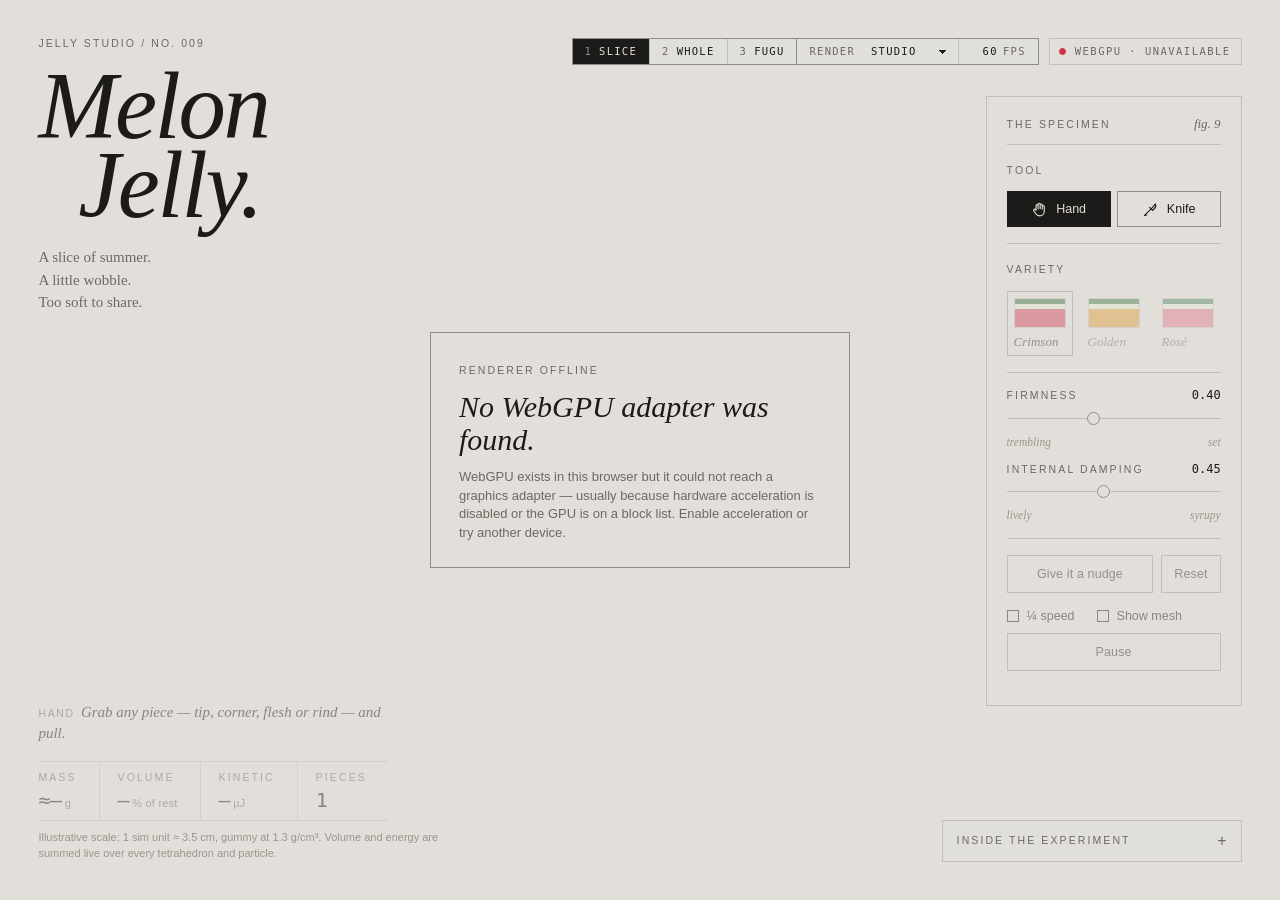
<file: levels/slice.html>
<!doctype html>
<html lang="en">
<head>
  <meta charset="utf-8">
  <meta name="viewport" content="width=device-width, initial-scale=1">
  <title>Jelly Studio</title>
  <style>
:root {
  --bg: #E2DFDA;
  --ink: #1c1b19;
  --muted: #6d6962;
  --faint: #9a958c;
  --line: rgba(28, 27, 25, 0.16);
  --line-strong: rgba(28, 27, 25, 0.42);
  --accent: #9e1b2b;
  --live: #2f6f47;
  --serif: "Iowan Old Style", "Palatino Linotype", Palatino, "Book Antiqua", "Hoefler Text", Georgia, serif;
  --sans: "Helvetica Neue", Helvetica, "Segoe UI", system-ui, -apple-system, Arial, sans-serif;
  --mono: ui-monospace, "SF Mono", "JetBrains Mono", Menlo, Consolas, monospace;
  --gutter: clamp(20px, 3vw, 44px);
  color-scheme: light;
}
* { box-sizing: border-box; }
html, body { margin: 0; height: 100%; background: var(--bg); color: var(--ink); }
body { font: 13px/1.45 var(--sans); -webkit-font-smoothing: antialiased; overflow: hidden; }
button, input { font: inherit; color: inherit; }

/* ── stage ── */
.stage { position: fixed; inset: 0; }
canvas { display: block; width: 100%; height: 100%; touch-action: none; opacity: 0; transition: opacity .7s ease; outline: none; }
body.ready canvas { opacity: 1; }
canvas[data-cursor="grab"] { cursor: grab; }
canvas[data-cursor="grabbing"] { cursor: grabbing; }
canvas[data-cursor="orbit"] { cursor: move; }
canvas[data-cursor="knife"] { cursor: crosshair; }
.stroke { position: absolute; inset: 0; width: 100%; height: 100%; pointer-events: none; opacity: 0; }
.stroke.on { opacity: 1; }
.stroke.fading { opacity: 0; transition: opacity .4s ease; }
.stroke line { stroke: var(--ink); stroke-width: 1.5; stroke-linecap: round; stroke-dasharray: 2 5; }
.stroke.fading line { stroke-dasharray: none; }
.toast { position: absolute; left: 50%; bottom: 18%; transform: translate(-50%, 6px); padding: 8px 14px; border: 1px solid var(--line-strong);
  background: var(--bg); font: italic 14px/1.3 var(--serif); opacity: 0; transition: opacity .25s ease, transform .25s ease; pointer-events: none; white-space: nowrap; }
.toast.on { opacity: 1; transform: translate(-50%, 0); }
.tools { display: grid; grid-template-columns: 1fr 1fr; gap: 6px; margin-top: 11px; }
.tool { display: inline-flex; align-items: center; justify-content: center; gap: 8px; border: 1px solid var(--line-strong); background: transparent; padding: 8px 10px; min-height: 36px; cursor: pointer; font-size: 12.5px; }
.tool svg { width: 17px; height: 17px; fill: none; stroke: currentColor; stroke-width: 1.3; stroke-linecap: round; stroke-linejoin: round; }
.tool[aria-pressed="true"] { background: var(--ink); color: var(--bg); border-color: var(--ink); }
.tool:focus-visible { outline: 1px solid var(--ink); outline-offset: 2px; }

.fallback { position: absolute; inset: 0; display: grid; place-items: center; padding: var(--gutter); }
.fallback[hidden] { display: none; }
.fallback > div { max-width: 420px; border: 1px solid var(--line-strong); padding: 28px 28px 24px; background: var(--bg); }
.fallback h2 { font: italic 400 30px/1.1 var(--serif); margin: 10px 0 12px; }
.fallback p { margin: 0; color: var(--muted); font-size: 13px; }

/* ── type ── */
.kicker, .label { font: 500 10.5px/1 var(--sans); letter-spacing: .2em; text-transform: uppercase; color: var(--muted); }

.masthead { position: fixed; top: var(--gutter); left: var(--gutter); pointer-events: none; }
.masthead h1 { font: italic 400 clamp(58px, 7.4vw, 118px)/.84 var(--serif); letter-spacing: -.025em; margin: 18px 0 20px; }
.masthead h1 span { display: block; }
.masthead h1 span + span { padding-left: .42em; }
.caption { font: 400 15px/1.5 var(--serif); color: var(--muted); margin: 0; }

.status { position: fixed; top: var(--gutter); right: var(--gutter); display: flex; align-items: center; gap: 9px;
  font: 500 10.5px/1 var(--mono); letter-spacing: .14em; color: var(--muted); border: 1px solid var(--line); padding: 7px 10px 7px 9px; }
.status .dot { width: 7px; height: 7px; border-radius: 50%; border: 1px solid var(--muted); }
.status[data-state="live"] { color: var(--ink); }
.status[data-state="live"] .dot { background: var(--live); border-color: var(--live); animation: breathe 2.4s ease-in-out infinite; }
.status[data-state="paused"] .dot { background: transparent; border-color: var(--ink); }
.status[data-state="off"] .dot { background: var(--accent); border-color: var(--accent); }
@keyframes breathe { 50% { opacity: .35; } }

/* ── specimen panel ── */
.panel { position: fixed; right: var(--gutter); top: calc(var(--gutter) + 58px); width: 256px;
  border: 1px solid var(--line); background: rgba(226, 223, 218, .78); padding: 20px 20px 18px; }
.panel header { display: flex; justify-content: space-between; align-items: baseline; padding-bottom: 14px; border-bottom: 1px solid var(--line); }
.panel header span:last-child { font: italic 13px/1 var(--serif); color: var(--muted); letter-spacing: 0; text-transform: none; }
.group { padding: 16px 0; border-bottom: 1px solid var(--line); }
.group:last-of-type { border-bottom: 0; }
.swatches { display: grid; grid-template-columns: repeat(3, 1fr); gap: 8px; margin-top: 12px; }
.swatch { background: none; border: 1px solid transparent; padding: 6px 6px 7px; cursor: pointer; text-align: left; }
.swatch .chip { display: flex; flex-direction: column; height: 30px; border: 1px solid var(--line); }
.swatch .chip i:nth-child(1) { flex: 0 0 5px; }
.swatch .chip i:nth-child(2) { flex: 0 0 5px; }
.swatch .chip i:nth-child(3) { flex: 1; }
.swname { display: block; margin-top: 7px; font: italic 13px/1 var(--serif); color: var(--muted); }
.swatch[aria-checked="true"] { border-color: var(--line-strong); }
.swatch[aria-checked="true"] .swname { color: var(--ink); }
.swatch:focus-visible, .btn:focus-visible, input:focus-visible + .box, summary:focus-visible, input[type=range]:focus-visible { outline: 1px solid var(--ink); outline-offset: 2px; }

.slider + .slider { margin-top: 14px; }
.slider .row { display: flex; justify-content: space-between; align-items: baseline; }
.slider output { font: 12px/1 var(--mono); font-variant-numeric: tabular-nums; }
.slider .ends { display: flex; justify-content: space-between; font: italic 11.5px/1 var(--serif); color: var(--faint); margin-top: 2px; }
input[type=range] { -webkit-appearance: none; appearance: none; width: 100%; height: 22px; margin: 6px 0 0; background: transparent; cursor: pointer; }
input[type=range]::-webkit-slider-runnable-track { height: 1px; background: var(--line-strong); }
input[type=range]::-moz-range-track { height: 1px; background: var(--line-strong); }
input[type=range]::-webkit-slider-thumb { -webkit-appearance: none; width: 13px; height: 13px; margin-top: -6px; border-radius: 50%; background: var(--bg); border: 1px solid var(--ink); }
input[type=range]::-moz-range-thumb { width: 11px; height: 11px; border-radius: 50%; background: var(--bg); border: 1px solid var(--ink); }
input[type=range]:active::-webkit-slider-thumb { background: var(--ink); }

.buttons { display: grid; grid-template-columns: 1fr auto; gap: 8px; }
.btn { border: 1px solid var(--line-strong); background: transparent; padding: 9px 12px; cursor: pointer; text-align: center; font-size: 12.5px; letter-spacing: .01em; }
.btn:hover:not(:disabled) { background: var(--ink); color: var(--bg); border-color: var(--ink); }
.btn:disabled, input:disabled, .swatch:disabled { opacity: .4; cursor: default; }
.check:has(input:disabled) { opacity: .45; cursor: default; }
.btn.wide { width: 100%; margin-top: 8px; }

.checks { display: flex; gap: 22px; margin-top: 14px; }
.check { display: inline-flex; align-items: center; gap: 8px; cursor: pointer; font-size: 12.5px; }
.check input { position: absolute; opacity: 0; width: 1px; height: 1px; }
.check .box { width: 12px; height: 12px; border: 1px solid var(--ink); display: inline-block; position: relative; }
.check input:checked + .box::after { content: ""; position: absolute; inset: 2px; background: var(--ink); }

/* ── readouts ── */
.readouts { position: fixed; left: var(--gutter); bottom: var(--gutter); max-width: 440px; }
.hint { font: italic 15px/1.45 var(--serif); margin: 0 0 16px; max-width: 360px; }
.hint b { font-weight: 400; font-style: normal; font-family: var(--sans); font-size: 10.5px; letter-spacing: .16em; text-transform: uppercase; margin-right: 6px; color: var(--muted); }
.stats { display: grid; grid-template-columns: repeat(4, auto); gap: 0; margin: 0; border-top: 1px solid var(--line); border-bottom: 1px solid var(--line); width: max-content; }
.stats > div { padding: 10px 22px 10px 0; }
.stats > div + div { padding-left: 18px; border-left: 1px solid var(--line); }
.stats dt { margin-bottom: 7px; }
.stats dd { margin: 0; font: 20px/1 var(--mono); font-variant-numeric: tabular-nums; letter-spacing: -.02em; }
.stats dd small { font: 11px/1 var(--sans); color: var(--muted); letter-spacing: .02em; margin-left: 3px; }
.footnote { margin: 9px 0 0; font-size: 11px; color: var(--faint); max-width: 400px; }

/* ── notes ── */
.notes { position: fixed; right: var(--gutter); bottom: var(--gutter); width: 300px; border: 1px solid var(--line); background: rgba(226, 223, 218, .9); }
.notes summary { list-style: none; cursor: pointer; padding: 12px 14px; display: flex; justify-content: space-between; align-items: center; }
.notes summary::-webkit-details-marker { display: none; }
.notes summary::after { content: "+"; font: 300 16px/1 var(--sans); color: var(--muted); }
.notes[open] summary::after { content: "–"; }
.notes .body { padding: 2px 14px 14px; max-height: min(52vh, 440px); overflow: auto; border-top: 1px solid var(--line); }
.notes h3 { font: italic 400 16px/1.2 var(--serif); margin: 14px 0 6px; }
.notes p { margin: 0 0 8px; color: #3d3b37; font-size: 12.5px; }
.notes .num { font-family: var(--mono); font-size: 11.5px; }

body.no-gpu .readouts .stats, body.no-gpu .hint { opacity: .45; }

/* ── stacked layout for narrow screens ── */
@media (max-width: 860px), (max-height: 560px) and (max-width: 1000px) {
  body { overflow: auto; }
  .masthead, .status, .panel, .readouts, .notes, .stage { position: static; }
  body { display: grid; grid-template-columns: 1fr auto; grid-template-areas: "head status" "stage stage" "read read" "panel panel" "notes notes"; column-gap: 12px; padding: 0 0 var(--gutter); }
  .masthead { grid-area: head; padding: var(--gutter) 0 12px var(--gutter); }
  .masthead .kicker { white-space: nowrap; font-size: 10px; letter-spacing: .15em; }
  .status { font-size: 9.5px; padding: 5px 8px 5px 7px; gap: 7px; }
  .masthead h1 { font-size: clamp(46px, 14vw, 76px); margin: 12px 0 12px; }
  .caption { font-size: 14px; }
  .status { grid-area: status; align-self: start; margin: var(--gutter) var(--gutter) 0 0; }
  .stage { grid-area: stage; height: clamp(300px, 56vh, 600px); position: relative; border-top: 1px solid var(--line); border-bottom: 1px solid var(--line); }
  .readouts { grid-area: read; padding: 18px var(--gutter) 6px; max-width: none; }
  .stats { width: 100%; grid-template-columns: repeat(4, 1fr); }
  .stats dd small { display: block; margin: 4px 0 0; }
  .stats > div { padding-right: 8px; }
  .stats > div + div { padding-left: 12px; }
  .stats dd { font-size: 18px; }
  .panel { grid-area: panel; width: auto; margin: 14px var(--gutter) 0; background: transparent; }
  .btn, .tool { min-height: 44px; font-size: 14px; }
  .toast { white-space: normal; width: max-content; max-width: 86vw; text-align: center; }
  .notes { grid-area: notes; width: auto; margin: 14px var(--gutter) 0; background: transparent; }
  .notes .body { max-height: none; }
}
@media (max-height: 760px) and (min-width: 861px) {
  .panel { padding: 14px 16px 12px; top: calc(var(--gutter) + 48px); }
  .panel header { padding-bottom: 10px; }
  .group { padding: 11px 0; }
  .swatch .chip { height: 22px; }
  .slider + .slider { margin-top: 8px; }
  .checks { margin-top: 10px; }
  .btn { padding: 7px 10px; }
  .hint { margin-bottom: 10px; font-size: 14px; }
  .masthead h1 { font-size: clamp(52px, 6.4vw, 96px); margin: 12px 0 14px; }
}
@media (prefers-reduced-motion: reduce) {
  .status[data-state="live"] .dot { animation: none; }
  canvas { transition: none; }
}
</style>
</head>
<body>
  <div class="stage" id="stage">
    <canvas id="gl" aria-label="Interactive 3D watermelon jelly slice. Drag it to stretch it, or switch to the knife and draw across it to cut it into pieces." role="img"></canvas>
    <svg class="stroke" id="stroke" aria-hidden="true"><line id="strokeLine" x1="0" y1="0" x2="0" y2="0"/></svg>
    <div class="toast" id="toast" role="status" aria-live="polite"></div>
    <div class="fallback" id="fallback" hidden>
      <div>
        <span class="kicker">Renderer offline</span>
        <h2 id="fallbackTitle">This specimen needs WebGPU.</h2>
        <p id="fallbackDetail"></p>
      </div>
    </div>
  </div>

  <header class="masthead">
    <div class="kicker">Jelly Studio / No. 009</div>
    <h1><span>Melon</span><span>Jelly.</span></h1>
    <p class="caption">A slice of summer.<br>A little wobble.<br>Too soft to share.</p>
  </header>

  <div class="status" id="status" data-state="idle" role="status" aria-live="polite"><span class="dot" aria-hidden="true"></span><span id="statusText">WEBGPU · STARTING</span></div>

  <aside class="panel" aria-label="Specimen controls">
    <header><span class="label">The Specimen</span><span>fig. 9</span></header>
    <div class="group">
      <span class="label">Tool</span>
      <div class="tools" role="group" aria-label="Tool">
        <button class="tool" type="button" data-tool="hand" aria-pressed="true"><svg viewBox="0 0 20 20" aria-hidden="true"><path d="M6 10V5.5a1.2 1.2 0 0 1 2.4 0V9m0-4.8V3.8a1.2 1.2 0 0 1 2.4 0V9m0-4.2a1.2 1.2 0 0 1 2.4 0V9.5m0-3a1.2 1.2 0 0 1 2.4 0V12c0 3.3-2.4 5.5-5.4 5.5-2.2 0-3.6-1-4.8-2.8L3.3 11.6a1.3 1.3 0 0 1 2-1.6L6 11"/></svg>Hand</button>
        <button class="tool" type="button" data-tool="knife" aria-pressed="false"><svg viewBox="0 0 20 20" aria-hidden="true"><path d="M3 17l9.2-9.2M12.2 7.8l3.6-4.3c.8 1.6.3 4-1.4 5.7L12.6 11 9 7.4"/><path d="M3 17l2.6-.6"/></svg>Knife</button>
      </div>
    </div>
    <div class="group">
      <span class="label">Variety</span>
      <div class="swatches" id="swatches" role="radiogroup" aria-label="Colour variety"></div>
    </div>
    <div class="group">
      <div class="slider">
        <div class="row"><label class="label" for="firmness">Firmness</label><output id="firmnessOut" for="firmness">0.40</output></div>
        <input type="range" id="firmness" min="0" max="100" step="1" value="40">
        <div class="ends"><span>trembling</span><span>set</span></div>
      </div>
      <div class="slider">
        <div class="row"><label class="label" for="damping">Internal damping</label><output id="dampingOut" for="damping">0.45</output></div>
        <input type="range" id="damping" min="0" max="100" step="1" value="45">
        <div class="ends"><span>lively</span><span>syrupy</span></div>
      </div>
    </div>
    <div class="group">
      <div class="buttons">
        <button class="btn" id="nudge" type="button">Give it a nudge</button>
        <button class="btn" id="reset" type="button">Reset</button>
      </div>
      <div class="checks">
        <label class="check"><input type="checkbox" id="slow"><span class="box" aria-hidden="true"></span>¼ speed</label>
        <label class="check"><input type="checkbox" id="mesh"><span class="box" aria-hidden="true"></span>Show mesh</label>
      </div>
      <button class="btn wide" id="pause" type="button" aria-pressed="false">Pause</button>
    </div>
  </aside>

  <section class="readouts" aria-label="Live readouts">
    <p class="hint" id="hintText"><b>Hand</b>Grab any piece — tip, corner, flesh or rind — and pull.</p>
    <dl class="stats">
      <div><dt class="label">Mass</dt><dd>≈<span id="massOut">—</span><small>g</small></dd></div>
      <div><dt class="label">Volume</dt><dd><span id="volOut">—</span><small>% of rest</small></dd></div>
      <div><dt class="label">Kinetic</dt><dd><span id="keOut">—</span><small>µJ</small></dd></div>
      <div><dt class="label">Pieces</dt><dd><span id="piecesOut">1</span></dd></div>
    </dl>
    <p class="footnote">Illustrative scale: 1 sim unit ≈ 3.5 cm, gummy at 1.3 g/cm³. Volume and energy are summed live over every tetrahedron and particle.</p>
  </section>

  <details class="notes">
    <summary><span class="label">Inside the experiment</span></summary>
    <div class="body">
      <h3>A body made of tetrahedra</h3>
      <p>The slice is a volumetric mesh of <span class="num" id="nParticles">—</span> particles and <span class="num" id="nTets">—</span> tetrahedra, solved with XPBD on a fixed 60&nbsp;Hz step split into 10 substeps. Each tetrahedron is pulled, with finite compliance, toward its best-fit rotated rest shape — a co-rotational elastic constraint that also flips inverted elements back out — and carries a volume constraint that keeps the jelly close to incompressible, so a stretched slice necks in like the real thing.</p>
      <p>Tetrahedra in the rind are roughly three times stiffer than the flesh. Damping acts only on relative velocity along the mesh edges, so the slice still falls and tumbles freely while its wobble dies away. Ground contact projects particles out of the floor with Coulomb-style friction; the grab is a soft attachment on a patch of particles, bounded in reach.</p>
      <h3>Cutting</h3>
      <p>Every piece is a convex outline in the slice’s original rest plane, with rounded corners. Your stroke, read on the surface it was drawn over, fixes a vertical blade plane. For each piece it crosses, the piece’s current pose is fitted with a best rotation, the plane is carried back into rest space and becomes a straight line, and the outline is split along it — the two halves are prebuilt as fresh tetrahedral meshes the moment you let go. Then the steel knife comes down: its edge first presses a groove into the jelly, and when it breaks through the new pieces are swapped in, taking over the position and speed of the flesh they came from, while the blade wedges the faces apart on its way to the board. The blade is drawn behind the jelly surface, so the part that is buried in it is seen refracted. Each piece is its own soft body — grab it, stretch it, cut it again — and pieces push against each other instead of passing through.</p>
      <h3>A surface that rides along</h3>
      <p>The smooth surface, the seeds and the air bubbles are separate meshes, each vertex pinned to a tetrahedron by barycentric weights — so the seeds stretch, turn and travel with the flesh around them.</p>
      <h3>Light through jelly</h3>
      <p>WGSL shaders render the floor, seeds and bubbles first, then the slice’s back faces to measure how much jelly each view ray crosses. The front faces refract the scene behind by that thickness, absorb it with Beer–Lambert colour, add milky scattering in the pale layer, a back-lit glow at thin edges, Fresnel reflections of a procedural studio and GGX highlights. The floor gets a soft key shadow tinted by the jelly plus contact occlusion from a top-down height map.</p>
    </div>
  </details>

  <script type="module">
// ===== geometry.js =====
// ─────────────────────────────────────────────────────────────
//  Geometry: rounded watermelon wedge, tetrahedral sim mesh,
//  smooth render surface, seeds and bubbles, and the barycentric
//  embedding that ties every render vertex to a tetrahedron.
// ─────────────────────────────────────────────────────────────

const SHAPE = {
  alpha: 32 * Math.PI / 180, // half angle of the wedge
  Ri: 1.62,                  // inner sector radius (before rounding)
  rho: 0.17,                 // in-plane corner rounding
  T: 0.58,                   // thickness
  bevel: 0.13,               // rounding of the top / bottom edges
  skin: 0.075,               // green skin band depth
  pale: 0.25,                // skin + pale layer depth
};
SHAPE.Ro = SHAPE.Ri + SHAPE.rho;

// seeded PRNG so the specimen is identical on each load
function rng(seed) {
  let s = seed >>> 0;
  return () => {
    s = (s + 0x6D2B79F5) >>> 0;
    let t = s;
    t = Math.imul(t ^ (t >>> 15), t | 1);
    t ^= t + Math.imul(t ^ (t >>> 7), t | 61);
    return ((t ^ (t >>> 14)) >>> 0) / 4294967296;
  };
}

// Profile coords: origin O = inner sector apex, +w along the bisector (tip → rind), u lateral.
// Signed distance to the inner (unrounded) sector — iq's exact pie SDF.
function sdPie(u, w, alpha, r) {
  const px = Math.abs(u), py = w;
  const cx = Math.sin(alpha), cy = Math.cos(alpha);
  const l = Math.hypot(px, py) - r;
  const d = Math.min(Math.max(px * cx + py * cy, 0), r);
  const m = Math.hypot(px - cx * d, py - cy * d);
  const s = Math.sign(cy * px - cx * py) || 1;
  return Math.max(l, m * s);
}
function sdShape(u, w, inset = 0) {
  return sdPie(u, w, SHAPE.alpha, SHAPE.Ri) - SHAPE.rho + inset;
}

// Outline samples of the inner sector boundary: base point q and outward normal n.
// Any offset curve (rounded outline at offset d) is q + n*d with matching indices.
function outlineSamples(spacing, maxAngleStep) {
  const { alpha: a, Ri, rho } = SHAPE;
  const out = [];
  const u1 = [Math.sin(a), Math.cos(a)];    // upper side dir (u, w)
  const u2 = [-Math.sin(a), Math.cos(a)];   // other side dir
  const n1 = [Math.cos(a), -Math.sin(a)];   // outward normal of side 1
  const n2 = [-Math.cos(a), -Math.sin(a)];  // outward normal of side 2
  const ang = v => Math.atan2(v[1], v[0]);
  const arc = (cq, a0, a1, rad) => {
    let da = a1 - a0;
    while (da <= 0) da += Math.PI * 2;
    const n = Math.max(2, Math.ceil(Math.max(rad * da / spacing, da / maxAngleStep)));
    for (let i = 0; i < n; i++) {
      const t = a0 + da * i / n;
      out.push({ q: [cq[0], cq[1]], n: [Math.cos(t), Math.sin(t)] });
    }
  };
  const line = (p0, p1, nrm) => {
    const L = Math.hypot(p1[0] - p0[0], p1[1] - p0[1]);
    const n = Math.max(1, Math.ceil(L / spacing));
    for (let i = 0; i < n; i++) {
      const t = i / n;
      out.push({ q: [p0[0] + (p1[0] - p0[0]) * t, p0[1] + (p1[1] - p0[1]) * t], n: nrm.slice() });
    }
  };
  const C1 = [u1[0] * Ri, u1[1] * Ri], C2 = [u2[0] * Ri, u2[1] * Ri];
  // counter-clockwise in (u,w): tip arc (from n1 to n2 through -w), side 2, corner 2, big arc, corner 1, side 1
  arc([0, 0], ang(n2), ang(n1), rho); // tip: n2 → n1 going CCW passes through -w (downwards)
  line([0, 0], C1, n1);
  arc(C1, ang(n1), ang(u1), rho);
  // big arc from u1 to u2 (CCW, through +w)
  {
    const a0 = ang(u1), a1 = ang(u2);
    let da = a1 - a0; while (da <= 0) da += Math.PI * 2;
    const rad = Ri + rho;
    const n = Math.max(2, Math.ceil(rad * da / spacing));
    for (let i = 0; i < n; i++) {
      const t = a0 + da * i / n;
      out.push({ q: [Math.cos(t) * Ri, Math.sin(t) * Ri], n: [Math.cos(t), Math.sin(t)] });
    }
  }
  arc(C2, ang(u2), ang(n2), rho);
  line(C2, [0, 0], n2);
  return out;
}

// ── Bowyer–Watson Delaunay (convex point sets, a few thousand points) ──
function delaunay(pts) {
  const n = pts.length / 2;
  let minX = Infinity, minY = Infinity, maxX = -Infinity, maxY = -Infinity;
  for (let i = 0; i < n; i++) {
    minX = Math.min(minX, pts[2 * i]); maxX = Math.max(maxX, pts[2 * i]);
    minY = Math.min(minY, pts[2 * i + 1]); maxY = Math.max(maxY, pts[2 * i + 1]);
  }
  const d = Math.max(maxX - minX, maxY - minY) * 20;
  const mx = (minX + maxX) / 2, my = (minY + maxY) / 2;
  const P = Array.from(pts);
  P.push(mx - d, my - d, mx + d, my - d, mx, my + d);
  let tris = [];
  const mk = (a, b, c) => {
    const ax = P[2 * a], ay = P[2 * a + 1], bx = P[2 * b], by = P[2 * b + 1], cx = P[2 * c], cy = P[2 * c + 1];
    const D = 2 * (ax * (by - cy) + bx * (cy - ay) + cx * (ay - by));
    const a2 = ax * ax + ay * ay, b2 = bx * bx + by * by, c2 = cx * cx + cy * cy;
    const ux = (a2 * (by - cy) + b2 * (cy - ay) + c2 * (ay - by)) / D;
    const uy = (a2 * (cx - bx) + b2 * (ax - cx) + c2 * (bx - ax)) / D;
    return { a, b, c, x: ux, y: uy, r2: (ax - ux) ** 2 + (ay - uy) ** 2 };
  };
  tris.push(mk(n, n + 1, n + 2));
  for (let i = 0; i < n; i++) {
    const px = P[2 * i], py = P[2 * i + 1];
    const bad = [], keep = [];
    for (const t of tris) ((px - t.x) ** 2 + (py - t.y) ** 2 < t.r2 * (1 + 1e-9) ? bad : keep).push(t);
    const edges = new Map();
    for (const t of bad) for (const [e0, e1] of [[t.a, t.b], [t.b, t.c], [t.c, t.a]]) {
      const k = e0 < e1 ? e0 * 100003 + e1 : e1 * 100003 + e0;
      const ex = edges.get(k);
      if (ex) ex.count++; else edges.set(k, { e0, e1, count: 1 });
    }
    tris = keep;
    for (const e of edges.values()) if (e.count === 1) tris.push(mk(e.e0, e.e1, i));
  }
  const res = [];
  for (const t of tris) {
    if (t.a >= n || t.b >= n || t.c >= n) continue;
    // CCW orientation
    const ax = P[2 * t.a], ay = P[2 * t.a + 1];
    const cr = (P[2 * t.b] - ax) * (P[2 * t.c + 1] - ay) - (P[2 * t.b + 1] - ay) * (P[2 * t.c] - ax);
    if (cr > 0) res.push(t.a, t.b, t.c); else res.push(t.a, t.c, t.b);
  }
  return res;
}

function hexLattice(spacing, keep) {
  const pts = [];
  const { Ro, rho } = SHAPE;
  const dy = spacing * Math.sqrt(3) / 2;
  let row = 0;
  for (let w = -rho - 0.2; w < Ro + 0.2; w += dy, row++) {
    const off = (row % 2) * spacing / 2;
    for (let u = -Ro - 0.2 + off; u < Ro + 0.2; u += spacing) if (keep(u, w)) pts.push(u, w);
  }
  return pts;
}

// ── Simulation mesh: 2D Delaunay of the rounded profile, extruded into prisms → tets ──
function buildSimMesh(h = 0.15, layers = 3) {
  const { T, Ro, skin, pale } = SHAPE;
  const bs = outlineSamples(h, 0.5);
  const pts = [];
  for (const s of bs) pts.push(s.q[0] + s.n[0] * SHAPE.rho, s.q[1] + s.n[1] * SHAPE.rho);
  // de-duplicate near-coincident outline samples
  const P2 = [];
  for (let i = 0; i < pts.length; i += 2) {
    let dup = false;
    for (let j = 0; j < P2.length; j += 2) if (Math.hypot(P2[j] - pts[i], P2[j + 1] - pts[i + 1]) < h * 0.45) { dup = true; break; }
    if (!dup) P2.push(pts[i], pts[i + 1]);
  }
  const inner = hexLattice(h, (u, w) => sdShape(u, w) < -h * 0.55);
  const all = P2.concat(inner);
  let tri2 = delaunay(all);
  // drop sliver hull triangles (nearly collinear boundary triples)
  const t2 = [];
  for (let i = 0; i < tri2.length; i += 3) {
    const a = tri2[i], b = tri2[i + 1], c = tri2[i + 2];
    const ax = all[2 * a], ay = all[2 * a + 1], bx = all[2 * b], by = all[2 * b + 1], cx = all[2 * c], cy = all[2 * c + 1];
    const area = Math.abs((bx - ax) * (cy - ay) - (by - ay) * (cx - ax)) / 2;
    const l2 = Math.max((bx - ax) ** 2 + (by - ay) ** 2, (cx - bx) ** 2 + (cy - by) ** 2, (ax - cx) ** 2 + (ay - cy) ** 2);
    if (area / l2 > 0.12) t2.push(a, b, c);
  }
  // keep only vertices referenced
  const used = new Int32Array(all.length / 2).fill(-1);
  const verts2 = [];
  for (const v of t2) if (used[v] < 0) { used[v] = verts2.length / 2; verts2.push(all[2 * v], all[2 * v + 1]); }
  const tris = t2.map(v => used[v]);
  const n2 = verts2.length / 2;
  const nL = layers + 1;
  const rest = new Float32Array(n2 * nL * 3);
  for (let l = 0; l < nL; l++) for (let i = 0; i < n2; i++) {
    const k = (l * n2 + i) * 3;
    rest[k] = verts2[2 * i]; rest[k + 1] = T * l / layers; rest[k + 2] = verts2[2 * i + 1];
  }
  const tets = [];
  for (let l = 0; l < layers; l++) for (let i = 0; i < tris.length; i += 3) {
    const s = [tris[i], tris[i + 1], tris[i + 2]].sort((x, y) => x - y);
    const a = l * n2 + s[0], b = l * n2 + s[1], c = l * n2 + s[2];
    const A = a + n2, B = b + n2, C = c + n2;
    tets.push(a, b, c, A, b, c, A, B, c, A, B, C);
  }
  // orient every tet to positive volume
  for (let t = 0; t < tets.length; t += 4) {
    if (tetVolume(rest, tets[t], tets[t + 1], tets[t + 2], tets[t + 3]) < 0) {
      const tmp = tets[t + 2]; tets[t + 2] = tets[t + 3]; tets[t + 3] = tmp;
    }
  }
  // per-particle material region: 0 flesh, 1 pale, 2 rind
  const nP = n2 * nL;
  const region = new Uint8Array(nP);
  for (let i = 0; i < nP; i++) {
    const depth = Ro - Math.hypot(rest[3 * i], rest[3 * i + 2]);
    region[i] = depth < skin + 0.03 ? 2 : depth < pale ? 1 : 0;
  }
  return { rest, tets: new Uint32Array(tets), region, n2, layers };
}

function tetVolume(p, a, b, c, d) {
  const ax = p[3 * a], ay = p[3 * a + 1], az = p[3 * a + 2];
  const b0 = p[3 * b] - ax, b1 = p[3 * b + 1] - ay, b2 = p[3 * b + 2] - az;
  const c0 = p[3 * c] - ax, c1 = p[3 * c + 1] - ay, c2 = p[3 * c + 2] - az;
  const d0 = p[3 * d] - ax, d1 = p[3 * d + 1] - ay, d2 = p[3 * d + 2] - az;
  return (b0 * (c1 * d2 - c2 * d1) - b1 * (c0 * d2 - c2 * d0) + b2 * (c0 * d1 - c1 * d0)) / 6;
}

// ── Render mesh: rounded slab (caps + beveled wall) + seeds + bubbles ──
// material ids: 0 body, 1 seed, 2 bubble
function buildRenderMesh() {
  const { T, bevel: b, rho, Ro } = SHAPE;
  const pos = [], nrm = [], mat = [], idx = [];
  const add = (x, y, z, m, nx = 0, ny = 1, nz = 0) => { pos.push(x, y, z); nrm.push(nx, ny, nz); mat.push(m); return pos.length / 3 - 1; };

  const samples = outlineSamples(0.028, 0.09);
  const N = samples.length;
  // wall rings: bottom bevel quarter, straight band, top bevel quarter
  const qb = 9, qs = 3;
  const rings = [];
  for (let j = 0; j <= qb; j++) { const ps = -Math.PI / 2 + (Math.PI / 2) * j / qb; rings.push({ d: rho - b + b * Math.cos(ps), y: b + b * Math.sin(ps), ny: Math.sin(ps), nr: Math.cos(ps) }); }
  for (let j = 1; j < qs; j++) rings.push({ d: rho, y: b + (T - 2 * b) * j / qs, ny: 0, nr: 1 });
  for (let j = 0; j <= qb; j++) { const ps = (Math.PI / 2) * j / qb; rings.push({ d: rho - b + b * Math.cos(ps), y: T - b + b * Math.sin(ps), ny: Math.sin(ps), nr: Math.cos(ps) }); }
  const ringStart = [];
  for (const r of rings) {
    ringStart.push(pos.length / 3);
    for (const s of samples) add(s.q[0] + s.n[0] * r.d, r.y, s.q[1] + s.n[1] * r.d, 0, s.n[0] * r.nr, r.ny, s.n[1] * r.nr);
  }
  for (let j = 0; j < rings.length - 1; j++) for (let k = 0; k < N; k++) {
    const a = ringStart[j] + k, bb = ringStart[j] + (k + 1) % N, c = ringStart[j + 1] + k, d = ringStart[j + 1] + (k + 1) % N;
    // outline runs CCW in (u,w) = (x,z); outward wall normal → winding for CCW front faces seen from outside
    idx.push(a, c, bb, bb, c, d);
  }
  // caps: Delaunay on inset outline + fine hex lattice
  const inset = rho - b;
  const capPts = [];
  for (const s of samples) capPts.push(s.q[0] + s.n[0] * inset, s.q[1] + s.n[1] * inset);
  const sp = 0.045;
  const lat = hexLattice(sp, (u, w) => sdShape(u, w, b) < -sp * 0.6);
  const cp = capPts.concat(lat);
  const ctri = delaunay(cp);
  const topRing = ringStart[rings.length - 1], botRing = ringStart[0];
  const topMap = [], botMap = [];
  for (let i = 0; i < cp.length / 2; i++) {
    if (i < N) { topMap.push(topRing + i); botMap.push(botRing + i); }
    else {
      topMap.push(add(cp[2 * i], T, cp[2 * i + 1], 0, 0, 1, 0));
      botMap.push(add(cp[2 * i], 0, cp[2 * i + 1], 0, 0, -1, 0));
    }
  }
  for (let i = 0; i < ctri.length; i += 3) {
    const a = ctri[i], c1 = ctri[i + 1], c2 = ctri[i + 2];
    // delaunay returns CCW in (u,w)=(x,z). Looking from +y down at the xz plane, CCW in (x,z) is clockwise → flip for top.
    idx.push(topMap[a], topMap[c2], topMap[c1]);
    idx.push(botMap[a], botMap[c1], botMap[c2]);
  }
  const bodyIndexCount = idx.length;

  // ── seeds ──
  const R = rng(9);
  const seeds = [];
  const place = (r, th, face, s) => seeds.push({ r, th, face, s });
  const rows = [
    { r: 0.46, n: 2 }, { r: 0.68, n: 3 }, { r: 0.9, n: 4 }, { r: 1.12, n: 5 }, { r: 1.33, n: 5 },
  ];
  for (const face of [1, -1]) {
    for (const row of rows) {
      const maxTh = SHAPE.alpha - (0.12 + 0.07) / row.r - 0.02;
      for (let i = 0; i < row.n; i++) {
        const t = row.n === 1 ? 0 : (i / (row.n - 1)) * 2 - 1;
        const th = t * maxTh * 0.88 + (R() - 0.5) * 0.06 + (face < 0 ? 0.05 : 0);
        const rr = row.r + (R() - 0.5) * 0.08;
        place(rr, th, face, 0.85 + R() * 0.3);
      }
    }
  }
  // two seeds suspended deep inside, glimpsed through the jelly
  place(0.9, 0.12, 0, 0.9); place(1.12, -0.2, 0, 0.8);

  const seedStart = idx.length;
  const nt = 10, nph = 12;
  for (const sd of seeds) {
    const L = 0.15 * sd.s, W = 0.088 * sd.s, H = 0.042 * sd.s;
    const cx = Math.sin(sd.th) * sd.r, cz = Math.cos(sd.th) * sd.r;
    const ax = [Math.sin(sd.th), 0, Math.cos(sd.th)];     // long axis: radial, wide end outward
    const lx = [Math.cos(sd.th), 0, -Math.sin(sd.th)];    // lateral
    const tilt = (R() - 0.5) * 0.25;
    const cy = sd.face > 0 ? T - H * 0.64 : sd.face < 0 ? H * 0.64 : T * (0.35 + R() * 0.25);
    const base = pos.length / 3;
    for (let i = 0; i <= nt; i++) {
      const t = Math.PI * i / nt;
      const s = (1 - Math.cos(t)) / 2;
      const prof = Math.pow(Math.sin(t), 0.9) * (0.38 + 0.62 * Math.pow(s, 0.7));
      for (let j = 0; j < nph; j++) {
        const ph = 2 * Math.PI * j / nph;
        const la = Math.cos(ph) * prof * W / 2, up = Math.sin(ph) * prof * H / 2;
        const al = (s - 0.5) * L;
        const upT = up + al * tilt * 0.3;
        const nn = [ax[0] * al / L + lx[0] * la / W, upT / H, ax[2] * al / L + lx[2] * la / W];
        add(cx + ax[0] * al + lx[0] * la, cy + upT, cz + ax[2] * al + lx[2] * la, 1, nn[0], nn[1], nn[2]);
      }
    }
    for (let i = 0; i < nt; i++) for (let j = 0; j < nph; j++) {
      const a = base + i * nph + j, bb = base + i * nph + (j + 1) % nph, c = a + nph, d = bb + nph;
      idx.push(a, bb, c, bb, d, c);
    }
  }
  const seedCount = idx.length - seedStart;

  // ── bubbles ──
  const bubbleStart = idx.length;
  const bub = [];
  for (let i = 0; i < 9; i++) {
    const r = 0.45 + R() * 0.85, th = (R() * 2 - 1) * (SHAPE.alpha - 0.14 / r) * 0.9;
    const rad = 0.009 + R() * R() * 0.02;
    const y = R() < 0.6 ? T - 0.035 - R() * 0.16 : 0.05 + R() * 0.14;
    bub.push([Math.sin(th) * r, y, Math.cos(th) * r, rad]);
  }
  bub.push([0.22, T - 0.06, 0.45, 0.012], [-0.2, T - 0.09, 1.05, 0.016]);
  const bs = 8, bp = 12;
  for (const [x, y, z, r] of bub) {
    const base = pos.length / 3;
    for (let i = 0; i <= bs; i++) {
      const t = Math.PI * i / bs;
      for (let j = 0; j < bp; j++) {
        const ph = 2 * Math.PI * j / bp;
        const nx = Math.sin(t) * Math.cos(ph), ny = Math.cos(t), nz = Math.sin(t) * Math.sin(ph);
        add(x + nx * r, y + ny * r, z + nz * r, 2, nx, ny, nz);
      }
    }
    for (let i = 0; i < bs; i++) for (let j = 0; j < bp; j++) {
      const a = base + i * bp + j, bb = base + i * bp + (j + 1) % bp, c = a + bp, d = bb + bp;
      idx.push(a, bb, c, bb, d, c);
    }
  }
  const bubbleCount = idx.length - bubbleStart;

  // make every triangle's winding agree with its analytic outward normal (CCW = front)
  for (let i = 0; i < idx.length; i += 3) {
    const a = idx[i], b1 = idx[i + 1], c = idx[i + 2];
    const e1 = [pos[3 * b1] - pos[3 * a], pos[3 * b1 + 1] - pos[3 * a + 1], pos[3 * b1 + 2] - pos[3 * a + 2]];
    const e2 = [pos[3 * c] - pos[3 * a], pos[3 * c + 1] - pos[3 * a + 1], pos[3 * c + 2] - pos[3 * a + 2]];
    const fn = [e1[1] * e2[2] - e1[2] * e2[1], e1[2] * e2[0] - e1[0] * e2[2], e1[0] * e2[1] - e1[1] * e2[0]];
    let d = 0;
    for (const v of [a, b1, c]) d += fn[0] * nrm[3 * v] + fn[1] * nrm[3 * v + 1] + fn[2] * nrm[3 * v + 2];
    if (d < 0) { idx[i + 1] = c; idx[i + 2] = b1; }
  }

  return {
    rest: new Float32Array(pos), restNormal: new Float32Array(nrm), mat: new Float32Array(mat),
    index: new Uint32Array(idx),
    body: { first: 0, count: bodyIndexCount },
    seeds: { first: seedStart, count: seedCount },
    bubbles: { first: bubbleStart, count: bubbleCount },
    seedCount: seeds.length,
  };
}

// ── Barycentric embedding of render vertices into sim tets ──
function embed(simRest, tets, verts) {
  const nT = tets.length / 4, nV = verts.length / 3;
  const cell = 0.2;
  const grid = new Map();
  const key = (i, j, k) => (i + 512) * 1048576 + (j + 512) * 1024 + (k + 512);
  const inv = new Float64Array(nT * 9);
  for (let t = 0; t < nT; t++) {
    let mn = [Infinity, Infinity, Infinity], mx = [-Infinity, -Infinity, -Infinity];
    const id = [tets[4 * t], tets[4 * t + 1], tets[4 * t + 2], tets[4 * t + 3]];
    for (const v of id) for (let c = 0; c < 3; c++) { mn[c] = Math.min(mn[c], simRest[3 * v + c]); mx[c] = Math.max(mx[c], simRest[3 * v + c]); }
    for (let i = Math.floor(mn[0] / cell); i <= Math.floor(mx[0] / cell); i++)
      for (let j = Math.floor(mn[1] / cell); j <= Math.floor(mx[1] / cell); j++)
        for (let k = Math.floor(mn[2] / cell); k <= Math.floor(mx[2] / cell); k++) {
          const K = key(i, j, k); let l = grid.get(K); if (!l) grid.set(K, l = []); l.push(t);
        }
    // inverse of [b-a, c-a, d-a]
    const a = id[0];
    const m = [];
    for (let c = 1; c < 4; c++) for (let r = 0; r < 3; r++) m.push(simRest[3 * id[c] + r] - simRest[3 * a + r]);
    // m as columns: col0 = m[0..2], col1 = m[3..5], col2 = m[6..8]; build row-major M
    const M = [m[0], m[3], m[6], m[1], m[4], m[7], m[2], m[5], m[8]];
    const det = M[0] * (M[4] * M[8] - M[5] * M[7]) - M[1] * (M[3] * M[8] - M[5] * M[6]) + M[2] * (M[3] * M[7] - M[4] * M[6]);
    const id2 = 1 / det;
    inv[9 * t + 0] = (M[4] * M[8] - M[5] * M[7]) * id2; inv[9 * t + 1] = (M[2] * M[7] - M[1] * M[8]) * id2; inv[9 * t + 2] = (M[1] * M[5] - M[2] * M[4]) * id2;
    inv[9 * t + 3] = (M[5] * M[6] - M[3] * M[8]) * id2; inv[9 * t + 4] = (M[0] * M[8] - M[2] * M[6]) * id2; inv[9 * t + 5] = (M[2] * M[3] - M[0] * M[5]) * id2;
    inv[9 * t + 6] = (M[3] * M[7] - M[4] * M[6]) * id2; inv[9 * t + 7] = (M[1] * M[6] - M[0] * M[7]) * id2; inv[9 * t + 8] = (M[0] * M[4] - M[1] * M[3]) * id2;
  }
  const bary = (t, x, y, z) => {
    const a = tets[4 * t];
    const dx = x - simRest[3 * a], dy = y - simRest[3 * a + 1], dz = z - simRest[3 * a + 2];
    const I = 9 * t;
    const b1 = inv[I] * dx + inv[I + 1] * dy + inv[I + 2] * dz;
    const b2 = inv[I + 3] * dx + inv[I + 4] * dy + inv[I + 5] * dz;
    const b3 = inv[I + 6] * dx + inv[I + 7] * dy + inv[I + 8] * dz;
    return [1 - b1 - b2 - b3, b1, b2, b3];
  };
  const tetOf = new Uint32Array(nV);
  const w = new Float32Array(nV * 4);
  for (let v = 0; v < nV; v++) {
    const x = verts[3 * v], y = verts[3 * v + 1], z = verts[3 * v + 2];
    let best = -1, bestScore = -Infinity, bestB = null;
    const tryT = t => {
      const bb = bary(t, x, y, z);
      const s = Math.min(bb[0], bb[1], bb[2], bb[3]);
      if (s > bestScore) { bestScore = s; best = t; bestB = bb; }
    };
    const ci = Math.floor(x / cell), cj = Math.floor(y / cell), ck = Math.floor(z / cell);
    for (let r = 0; r <= 2 && bestScore < -1e-4; r++) {
      for (let i = ci - r; i <= ci + r; i++) for (let j = cj - r; j <= cj + r; j++) for (let k = ck - r; k <= ck + r; k++) {
        if (Math.max(Math.abs(i - ci), Math.abs(j - cj), Math.abs(k - ck)) !== r) continue;
        const l = grid.get(key(i, j, k)); if (l) for (const t of l) tryT(t);
      }
    }
    if (best < 0) for (let t = 0; t < nT; t++) tryT(t);
    tetOf[v] = best; w.set(bestB, 4 * v);
  }
  return { tetOf, w };
}

// ===== knife.js =====
// ─────────────────────────────────────────────────────────────
//  The knife: a small nakiri-style vegetable knife
//  local frame: +x along the blade toward the tip, +y up, edge on y = 0,
//  blade face normals ±z. The handle runs along −x.
//  materials: 3.0 ground edge bevel · 3.45 blade flat · 3.7 bolster · 5 handle
// ─────────────────────────────────────────────────────────────

const KNIFE = {
  Lb: 1.72,        // blade length
  H: 0.63,        // blade height at the heel
  xr: 0.86,       // reference point on the edge that follows the cut (blade middle)
  handleLen: 0.84,
};

function knifeHandleCentre(p) { return 0.56 - 0.028 * p * p; } // p ∈ [0,1] from bolster to butt

function buildKnifeMesh() {
  const { Lb, H } = KNIFE;
  const pos = [], mat = [], idx = [], hint = [];
  const add = (x, y, z, m) => { pos.push(x, y, z); mat.push(m); return pos.length / 3 - 1; };
  // add a triangle, flipping its winding if needed so it faces along `out`
  const tri = (a, b, c, out) => {
    const P = i => [pos[3 * i], pos[3 * i + 1], pos[3 * i + 2]];
    const A = P(a), B = P(b), C = P(c);
    const e1 = [B[0] - A[0], B[1] - A[1], B[2] - A[2]], e2 = [C[0] - A[0], C[1] - A[1], C[2] - A[2]];
    const n = [e1[1] * e2[2] - e1[2] * e2[1], e1[2] * e2[0] - e1[0] * e2[2], e1[0] * e2[1] - e1[1] * e2[0]];
    if (n[0] * out[0] + n[1] * out[1] + n[2] * out[2] < 0) idx.push(a, c, b); else idx.push(a, b, c);
  };
  const quad = (a, b, c, d, out) => { tri(a, b, c, out); tri(a, c, d, out); };

  // ── blade ──
  // profile: straight edge with a small lift at the very front, flat spine that drops into a rounded nose
  const bottom = u => { const s = Math.max(0, (u - 0.86) / 0.14); return 0.06 * s * s; };
  const top = u => { const s = Math.max(0, (u - 0.72) / 0.28); return H * (1 - 0.05 * u) - H * 0.34 * Math.pow(s, 2.2); };
  // half thickness across the height: thin ground bevel, then a flat grind to the spine
  const half = (u, v) => {
    const taper = 1 - 0.45 * Math.max(0, (u - 0.7) / 0.3);
    const t = v < 0.2 ? 0.0009 + (0.0062 - 0.0009) * (v / 0.2) : 0.0062 + 0.0095 * Math.pow((v - 0.2) / 0.8, 0.9);
    return t * taper;
  };
  const vs = [0, 0.05, 0.11, 0.16, 0.2, 0.215, 0.3, 0.45, 0.6, 0.75, 0.88, 0.95, 1];
  const nu = 44;
  const us = []; for (let i = 0; i <= nu; i++) us.push(i / nu);
  const grid = { 1: [], [-1]: [] };
  for (const sg of [1, -1]) {
    for (let i = 0; i <= nu; i++) {
      const u = us[i], row = [];
      for (const v of vs) {
        const y = bottom(u) + (top(u) - bottom(u)) * v;
        row.push(add(u * Lb, y, sg * half(u, v), v <= 0.2 ? 3.0 : 3.45));
      }
      grid[sg].push(row);
    }
    for (let i = 0; i < nu; i++) for (let j = 0; j < vs.length - 1; j++)
      quad(grid[sg][i][j], grid[sg][i + 1][j], grid[sg][i + 1][j + 1], grid[sg][i][j + 1], [0, 0, sg]);
  }
  const J = vs.length - 1;
  // spine, edge, nose and heel strips (duplicated vertices so the creases stay sharp)
  const strip = (getA, getB, count, outFn, m) => {
    let pa = null, pb = null;
    for (let i = 0; i <= count; i++) {
      const A = getA(i), B = getB(i);
      const a = add(A[0], A[1], A[2], m), b = add(B[0], B[1], B[2], m);
      if (pa !== null) quad(pa, a, b, pb, outFn(i));
      pa = a; pb = b;
    }
  };
  const P = i => [pos[3 * i], pos[3 * i + 1], pos[3 * i + 2]];
  strip(i => P(grid[1][i][J]), i => P(grid[-1][i][J]), nu, i => { const u = us[i]; return [-(top(Math.min(1, u + 0.01)) - top(u)) / (0.01 * Lb), 1, 0]; }, 3.45);
  strip(i => P(grid[1][i][0]), i => P(grid[-1][i][0]), nu, () => [0, -1, 0], 3.0);
  strip(j => P(grid[1][nu][j]), j => P(grid[-1][nu][j]), J, () => [1, 0, 0], 3.45);
  strip(j => P(grid[1][0][j]), j => P(grid[-1][0][j]), J, () => [-1, 0, 0], 3.45);

  // ── bolster: a short polished block between blade and handle ──
  const box = (x0, x1, y0, y1, z0, z1, m) => {
    const c = [[x0, y0, z0], [x1, y0, z0], [x1, y1, z0], [x0, y1, z0], [x0, y0, z1], [x1, y0, z1], [x1, y1, z1], [x0, y1, z1]];
    const faces = [[0, 1, 2, 3, [0, 0, -1]], [4, 5, 6, 7, [0, 0, 1]], [0, 1, 5, 4, [0, -1, 0]], [3, 2, 6, 7, [0, 1, 0]], [0, 3, 7, 4, [-1, 0, 0]], [1, 2, 6, 5, [1, 0, 0]]];
    for (const [a, b, cc, d, out] of faces) {
      const ia = add(...c[a], m), ib = add(...c[b], m), ic = add(...c[cc], m), id = add(...c[d], m);
      quad(ia, ib, ic, id, out);
    }
  };
  box(-0.07, 0.004, 0.45, H * 0.985, -0.026, 0.026, 3.7);

  // ── handle: slightly swelling oval section, dropping a touch toward the butt ──
  const L = KNIFE.handleLen, NR = 26, NT = 22, x0 = -0.07;
  const ring = [];
  const sec = p => ({ c: knifeHandleCentre(p), a: 0.08 * (1 + 0.1 * Math.sin(Math.PI * p) + 0.05 * p), b: 0.054 * (1 + 0.14 * Math.sin(Math.PI * p)) });
  for (let i = 0; i <= NR; i++) {
    const p = i / NR, x = x0 - p * L, s = sec(p), r = [];
    for (let k = 0; k < NT; k++) {
      const th = k / NT * Math.PI * 2;
      r.push(add(x, s.c + Math.sin(th) * s.a, Math.cos(th) * s.b, 5));
    }
    ring.push(r);
  }
  for (let i = 0; i < NR; i++) for (let k = 0; k < NT; k++) {
    const k2 = (k + 1) % NT;
    const a = ring[i][k], b = ring[i + 1][k], c = ring[i + 1][k2], d = ring[i][k2];
    const A = P(a); const cy = sec(i / NR).c;
    quad(a, b, c, d, [0, A[1] - cy, A[2]]);
  }
  // end caps (flat)
  for (const [p, dir] of [[0, 1], [1, -1]]) {
    const i = Math.round(p * NR), x = x0 - p * L, s = sec(p);
    const centre = add(x + dir * 0.004, s.c, 0, 5);
    const rim = ring[i].map(v => add(...P(v), 5));
    for (let k = 0; k < NT; k++) tri(centre, rim[k], rim[(k + 1) % NT], [dir, 0, 0]);
  }

  // smooth normals per vertex (creases come from the duplicated vertices)
  const nV = pos.length / 3, nrm = new Float32Array(nV * 3);
  for (let t = 0; t < idx.length; t += 3) {
    const a = idx[t], b = idx[t + 1], c = idx[t + 2];
    const A = P(a), B = P(b), C = P(c);
    const e1 = [B[0] - A[0], B[1] - A[1], B[2] - A[2]], e2 = [C[0] - A[0], C[1] - A[1], C[2] - A[2]];
    const n = [e1[1] * e2[2] - e1[2] * e2[1], e1[2] * e2[0] - e1[0] * e2[2], e1[0] * e2[1] - e1[1] * e2[0]];
    for (const v of [a, b, c]) { nrm[3 * v] += n[0]; nrm[3 * v + 1] += n[1]; nrm[3 * v + 2] += n[2]; }
  }
  for (let v = 0; v < nV; v++) {
    const l = Math.hypot(nrm[3 * v], nrm[3 * v + 1], nrm[3 * v + 2]) || 1;
    nrm[3 * v] /= l; nrm[3 * v + 1] /= l; nrm[3 * v + 2] /= l;
  }
  return { rest: new Float32Array(pos), nrm, mat: new Float32Array(mat), index: new Uint32Array(idx) };
}

// ===== pieces.js =====
// ─────────────────────────────────────────────────────────────
//  Pieces: the slice and everything cut from it.
//  Every piece is a convex "inner polygon" I in the slice's rest plane (u, w);
//  its real outline is I grown by a fixed corner radius RC (so every corner is
//  rounded, including fresh knife cuts). All pieces share one rest frame, so
//  the rind / pith / flesh shading and seeds stay exactly where they were.
// ─────────────────────────────────────────────────────────────


const RC = SHAPE.rho;          // corner radius of every piece outline
const MIN_INNER_AREA = 0.004;

function initialPiece() {
  const { alpha: a, Ri } = SHAPE;
  const I = [[0, 0]];
  const a0 = Math.PI / 2 - a, a1 = Math.PI / 2 + a, n = 40;
  for (let k = 0; k <= n; k++) { const t = a0 + (a1 - a0) * k / n; I.push([Math.cos(t) * Ri, Math.sin(t) * Ri]); }
  return { I, cache: null };
}

function polyArea(P) {
  let s = 0;
  for (let i = 0; i < P.length; i++) { const p = P[i], q = P[(i + 1) % P.length]; s += p[0] * q[1] - q[0] * p[1]; }
  return s / 2;
}

// Sutherland–Hodgman against the half-plane a·u + b·w ≤ c
function clipHalf(P, a, b, c) {
  const out = [];
  for (let i = 0; i < P.length; i++) {
    const p = P[i], q = P[(i + 1) % P.length];
    const dp = a * p[0] + b * p[1] - c, dq = a * q[0] + b * q[1] - c;
    if (dp <= 0) out.push(p);
    if ((dp < 0 && dq > 0) || (dp > 0 && dq < 0)) {
      const t = dp / (dp - dq);
      out.push([p[0] + (q[0] - p[0]) * t, p[1] + (q[1] - p[1]) * t]);
    }
  }
  // drop near-duplicate vertices
  const clean = [];
  for (const p of out) { const l = clean[clean.length - 1]; if (!l || Math.hypot(l[0] - p[0], l[1] - p[1]) > 1e-5) clean.push(p); }
  if (clean.length > 1) { const f = clean[0], l = clean[clean.length - 1]; if (Math.hypot(f[0] - l[0], f[1] - l[1]) < 1e-5) clean.pop(); }
  return clean;
}

// split a piece along the rest-plane line a·u + b·w = c (a, b normalised); null if a part would be too thin
function splitPiece(I, a, b, c) {
  const A = clipHalf(I, a, b, c - RC);
  const B = clipHalf(I, -a, -b, -(c + RC));
  if (A.length < 3 || B.length < 3 || polyArea(A) < MIN_INNER_AREA || polyArea(B) < MIN_INNER_AREA) return null;
  return [A, B];
}

// does the line pass through the piece's real outline?
function lineCrossesPiece(I, a, b, c) {
  let lo = Infinity, hi = -Infinity;
  for (const p of I) { const d = a * p[0] + b * p[1]; lo = Math.min(lo, d); hi = Math.max(hi, d); }
  return c > lo - RC * 0.6 && c < hi + RC * 0.6;
}

// signed distance to the piece outline (negative inside)
function sdInner(I, u, w) {
  let d = -Infinity;
  for (let i = 0; i < I.length; i++) {
    const p = I[i], q = I[(i + 1) % I.length];
    const ex = q[0] - p[0], ew = q[1] - p[1], l = Math.hypot(ex, ew) || 1;
    const nx = ew / l, nw = -ex / l;
    d = Math.max(d, nx * (u - p[0]) + nw * (w - p[1]));
  }
  // outside near a vertex the max-of-planes underestimates; good enough for lattice filtering
  return d;
}
function sdPiece(I, u, w, inset = 0) { return sdInner(I, u, w) - RC + inset; }

// outline samples: base point q on I and outward normal n; the outline at offset d is q + n·d
function pieceSamples(I, spacing, maxAngleStep) {
  const out = [], N = I.length;
  const edgeN = [];
  for (let i = 0; i < N; i++) {
    const p = I[i], q = I[(i + 1) % N];
    const ex = q[0] - p[0], ew = q[1] - p[1], l = Math.hypot(ex, ew) || 1;
    edgeN.push([ew / l, -ex / l, l]);
  }
  for (let i = 0; i < N; i++) {
    const n0 = edgeN[(i - 1 + N) % N], n1 = edgeN[i];
    let a0 = Math.atan2(n0[1], n0[0]), a1 = Math.atan2(n1[1], n1[0]);
    let da = a1 - a0; while (da < 0) da += Math.PI * 2; if (da > Math.PI * 1.5) da = 0;
    const na = Math.max(1, Math.ceil(Math.max(RC * da / spacing, da / maxAngleStep)));
    for (let k = 0; k < na; k++) { const t = a0 + da * k / na; out.push({ q: I[i], n: [Math.cos(t), Math.sin(t)] }); }
    const nl = Math.max(1, Math.ceil(n1[2] / spacing));
    for (let k = 1; k < nl; k++) {
      const t = k / nl, p = I[i], q = I[(i + 1) % N];
      out.push({ q: [p[0] + (q[0] - p[0]) * t, p[1] + (q[1] - p[1]) * t], n: [n1[0], n1[1]] });
    }
  }
  return out;
}

function bboxLattice(I, pad, spacing, keep) {
  let u0 = Infinity, u1 = -Infinity, w0 = Infinity, w1 = -Infinity;
  for (const p of I) { u0 = Math.min(u0, p[0]); u1 = Math.max(u1, p[0]); w0 = Math.min(w0, p[1]); w1 = Math.max(w1, p[1]); }
  u0 -= pad; u1 += pad; w0 -= pad; w1 += pad;
  const pts = [], dy = spacing * Math.sqrt(3) / 2;
  let row = 0;
  for (let w = w0; w <= w1; w += dy, row++) for (let u = u0 + (row % 2) * spacing / 2; u <= u1; u += spacing) if (keep(u, w)) pts.push(u, w);
  return pts;
}

// ── per-piece simulation mesh: Delaunay of the outline, extruded into prisms → tets ──
function buildPieceSim(I, h = 0.15, layers = 3) {
  const { T, Ro, skin, pale } = SHAPE;
  const bs = pieceSamples(I, h, 0.5);
  const P2 = [];
  for (const s of bs) {
    const x = s.q[0] + s.n[0] * RC, z = s.q[1] + s.n[1] * RC;
    let dup = false;
    for (let j = 0; j < P2.length; j += 2) if (Math.hypot(P2[j] - x, P2[j + 1] - z) < h * 0.45) { dup = true; break; }
    if (!dup) P2.push(x, z);
  }
  const all = P2.concat(bboxLattice(I, RC, h, (u, w) => sdPiece(I, u, w) < -h * 0.55));
  const tri2 = delaunay(all);
  const t2 = [];
  for (let i = 0; i < tri2.length; i += 3) {
    const a = tri2[i], b = tri2[i + 1], c = tri2[i + 2];
    const ax = all[2 * a], ay = all[2 * a + 1], bx = all[2 * b], by = all[2 * b + 1], cx = all[2 * c], cy = all[2 * c + 1];
    const area = Math.abs((bx - ax) * (cy - ay) - (by - ay) * (cx - ax)) / 2;
    const l2 = Math.max((bx - ax) ** 2 + (by - ay) ** 2, (cx - bx) ** 2 + (cy - by) ** 2, (ax - cx) ** 2 + (ay - cy) ** 2);
    if (area / l2 > 0.1) t2.push(a, b, c);
  }
  const used = new Int32Array(all.length / 2).fill(-1);
  const v2 = [];
  for (const v of t2) if (used[v] < 0) { used[v] = v2.length / 2; v2.push(all[2 * v], all[2 * v + 1]); }
  const tris = t2.map(v => used[v]);
  const n2 = v2.length / 2, nL = layers + 1;
  const rest = new Float32Array(n2 * nL * 3);
  for (let l = 0; l < nL; l++) for (let i = 0; i < n2; i++) {
    const k = (l * n2 + i) * 3;
    rest[k] = v2[2 * i]; rest[k + 1] = T * l / layers; rest[k + 2] = v2[2 * i + 1];
  }
  const tets = [];
  for (let l = 0; l < layers; l++) for (let i = 0; i < tris.length; i += 3) {
    const s = [tris[i], tris[i + 1], tris[i + 2]].sort((x, y) => x - y);
    const a = l * n2 + s[0], b = l * n2 + s[1], c = l * n2 + s[2];
    tets.push(a, b, c, a + n2, b, c, a + n2, b + n2, c, a + n2, b + n2, c + n2);
  }
  for (let t = 0; t < tets.length; t += 4) if (tetVolume(rest, tets[t], tets[t + 1], tets[t + 2], tets[t + 3]) < 0) { const tmp = tets[t + 2]; tets[t + 2] = tets[t + 3]; tets[t + 3] = tmp; }
  const nP = n2 * nL, region = new Uint8Array(nP);
  for (let i = 0; i < nP; i++) {
    const depth = Ro - Math.hypot(rest[3 * i], rest[3 * i + 2]);
    region[i] = depth < skin + 0.03 ? 2 : depth < pale ? 1 : 0;
  }
  return { rest, tets: new Uint32Array(tets), region };
}

// ── seeds and bubbles, generated once in the shared rest frame ──
let PROPS = null;
function globalProps() {
  if (PROPS) return PROPS;
  const { T } = SHAPE;
  const R = rng(9);
  const list = [];
  const seeds = [];
  const rows = [{ r: 0.46, n: 2 }, { r: 0.68, n: 3 }, { r: 0.9, n: 4 }, { r: 1.12, n: 5 }, { r: 1.33, n: 5 }];
  for (const face of [1, -1]) for (const row of rows) {
    const maxTh = SHAPE.alpha - (0.12 + 0.07) / row.r - 0.02;
    for (let i = 0; i < row.n; i++) {
      const t = row.n === 1 ? 0 : (i / (row.n - 1)) * 2 - 1;
      seeds.push({ r: row.r + (R() - 0.5) * 0.08, th: t * maxTh * 0.88 + (R() - 0.5) * 0.06 + (face < 0 ? 0.05 : 0), face, s: 0.85 + R() * 0.3 });
    }
  }
  seeds.push({ r: 0.9, th: 0.12, face: 0, s: 0.9 }, { r: 1.12, th: -0.2, face: 0, s: 0.8 });
  const nt = 10, nph = 12;
  for (const sd of seeds) {
    const L = 0.15 * sd.s, W = 0.088 * sd.s, H = 0.042 * sd.s;
    const cx = Math.sin(sd.th) * sd.r, cz = Math.cos(sd.th) * sd.r;
    const ax = [Math.sin(sd.th), 0, Math.cos(sd.th)], lx = [Math.cos(sd.th), 0, -Math.sin(sd.th)];
    const tilt = (R() - 0.5) * 0.25;
    const cy = sd.face > 0 ? T - H * 0.64 : sd.face < 0 ? H * 0.64 : T * (0.35 + R() * 0.25);
    const pos = [], nrm = [], idx = [];
    for (let i = 0; i <= nt; i++) {
      const t = Math.PI * i / nt, s = (1 - Math.cos(t)) / 2;
      const prof = Math.pow(Math.sin(t), 0.9) * (0.38 + 0.62 * Math.pow(s, 0.7));
      for (let j = 0; j < nph; j++) {
        const ph = 2 * Math.PI * j / nph;
        const la = Math.cos(ph) * prof * W / 2, up = Math.sin(ph) * prof * H / 2, al = (s - 0.5) * L, upT = up + al * tilt * 0.3;
        pos.push(cx + ax[0] * al + lx[0] * la, cy + upT, cz + ax[2] * al + lx[2] * la);
        nrm.push(ax[0] * al / L + lx[0] * la / W, upT / H, ax[2] * al / L + lx[2] * la / W);
      }
    }
    for (let i = 0; i < nt; i++) for (let j = 0; j < nph; j++) {
      const a = i * nph + j, bb = i * nph + (j + 1) % nph, c = a + nph, d = bb + nph;
      idx.push(a, bb, c, bb, d, c);
    }
    list.push({ mat: 1, cx, cz, rad: L * 0.5, pos, nrm, idx });
  }
  const bub = [];
  for (let i = 0; i < 9; i++) {
    const r = 0.45 + R() * 0.85, th = (R() * 2 - 1) * (SHAPE.alpha - 0.14 / r) * 0.9;
    const rad = 0.009 + R() * R() * 0.02, y = R() < 0.6 ? T - 0.035 - R() * 0.16 : 0.05 + R() * 0.14;
    bub.push([Math.sin(th) * r, y, Math.cos(th) * r, rad]);
  }
  bub.push([0.22, T - 0.06, 0.45, 0.012], [-0.2, T - 0.09, 1.05, 0.016]);
  const bs = 8, bp = 12;
  for (const [x, y, z, r] of bub) {
    const pos = [], nrm = [], idx = [];
    for (let i = 0; i <= bs; i++) {
      const t = Math.PI * i / bs;
      for (let j = 0; j < bp; j++) {
        const ph = 2 * Math.PI * j / bp;
        const nx = Math.sin(t) * Math.cos(ph), ny = Math.cos(t), nz = Math.sin(t) * Math.sin(ph);
        pos.push(x + nx * r, y + ny * r, z + nz * r); nrm.push(nx, ny, nz);
      }
    }
    for (let i = 0; i < bs; i++) for (let j = 0; j < bp; j++) {
      const a = i * bp + j, bb = i * bp + (j + 1) % bp, c = a + bp, d = bb + bp;
      idx.push(a, bb, c, bb, d, c);
    }
    list.push({ mat: 2, cx: x, cz: z, rad: r, pos, nrm, idx });
  }
  PROPS = list;
  return list;
}

// ── per-piece render mesh: rounded walls, two caps, and the seeds/bubbles that lie inside it ──
function buildPieceRender(I) {
  const { T, bevel: b } = SHAPE;
  const pos = [], nrm = [], mat = [], body = [], seeds = [], bubbles = [];
  const add = (x, y, z, m, nx, ny, nz) => { pos.push(x, y, z); nrm.push(nx, ny, nz); mat.push(m); return pos.length / 3 - 1; };
  const samples = pieceSamples(I, 0.03, 0.1);
  const N = samples.length;
  const qb = 8, qs = 3, rings = [];
  for (let j = 0; j <= qb; j++) { const ps = -Math.PI / 2 + (Math.PI / 2) * j / qb; rings.push({ d: RC - b + b * Math.cos(ps), y: b + b * Math.sin(ps), ny: Math.sin(ps), nr: Math.cos(ps) }); }
  for (let j = 1; j < qs; j++) rings.push({ d: RC, y: b + (T - 2 * b) * j / qs, ny: 0, nr: 1 });
  for (let j = 0; j <= qb; j++) { const ps = (Math.PI / 2) * j / qb; rings.push({ d: RC - b + b * Math.cos(ps), y: T - b + b * Math.sin(ps), ny: Math.sin(ps), nr: Math.cos(ps) }); }
  const ringStart = [];
  for (const r of rings) {
    ringStart.push(pos.length / 3);
    for (const s of samples) add(s.q[0] + s.n[0] * r.d, r.y, s.q[1] + s.n[1] * r.d, 0, s.n[0] * r.nr, r.ny, s.n[1] * r.nr);
  }
  for (let j = 0; j < rings.length - 1; j++) for (let k = 0; k < N; k++) {
    const a = ringStart[j] + k, bb = ringStart[j] + (k + 1) % N, c = ringStart[j + 1] + k, d = ringStart[j + 1] + (k + 1) % N;
    body.push(a, c, bb, bb, c, d);
  }
  const inset = RC - b, capPts = [];
  for (const s of samples) capPts.push(s.q[0] + s.n[0] * inset, s.q[1] + s.n[1] * inset);
  const sp = 0.048;
  const cp = capPts.concat(bboxLattice(I, RC, sp, (u, w) => sdPiece(I, u, w, b) < -sp * 0.6));
  const ctri = delaunay(cp);
  const topRing = ringStart[rings.length - 1], botRing = ringStart[0];
  const topMap = [], botMap = [];
  for (let i = 0; i < cp.length / 2; i++) {
    if (i < N) { topMap.push(topRing + i); botMap.push(botRing + i); }
    else { topMap.push(add(cp[2 * i], T, cp[2 * i + 1], 0, 0, 1, 0)); botMap.push(add(cp[2 * i], 0, cp[2 * i + 1], 0, 0, -1, 0)); }
  }
  for (let i = 0; i < ctri.length; i += 3) {
    const a = ctri[i], c1 = ctri[i + 1], c2 = ctri[i + 2];
    body.push(topMap[a], topMap[c2], topMap[c1]);
    body.push(botMap[a], botMap[c1], botMap[c2]);
  }
  // seeds and bubbles that sit wholly inside this piece
  for (const pr of globalProps()) {
    if (sdPiece(I, pr.cx, pr.cz) + pr.rad > -0.02) continue;
    const base = pos.length / 3;
    for (let k = 0; k < pr.pos.length; k += 3) add(pr.pos[k], pr.pos[k + 1], pr.pos[k + 2], pr.mat, pr.nrm[k], pr.nrm[k + 1], pr.nrm[k + 2]);
    const dst = pr.mat === 1 ? seeds : bubbles;
    for (const v of pr.idx) dst.push(base + v);
  }
  // windings agree with analytic outward normals (CCW = front)
  for (const idx of [body, seeds, bubbles]) for (let i = 0; i < idx.length; i += 3) {
    const a = idx[i], b1 = idx[i + 1], c = idx[i + 2];
    const e1x = pos[3 * b1] - pos[3 * a], e1y = pos[3 * b1 + 1] - pos[3 * a + 1], e1z = pos[3 * b1 + 2] - pos[3 * a + 2];
    const e2x = pos[3 * c] - pos[3 * a], e2y = pos[3 * c + 1] - pos[3 * a + 1], e2z = pos[3 * c + 2] - pos[3 * a + 2];
    const fx = e1y * e2z - e1z * e2y, fy = e1z * e2x - e1x * e2z, fz = e1x * e2y - e1y * e2x;
    let d = 0;
    for (const v of [a, b1, c]) d += fx * nrm[3 * v] + fy * nrm[3 * v + 1] + fz * nrm[3 * v + 2];
    if (d < 0) { idx[i + 1] = c; idx[i + 2] = b1; }
  }
  return { rest: new Float32Array(pos), mat: new Float32Array(mat), body, seeds, bubbles };
}

function ensureCache(piece) {
  if (piece.cache) return piece.cache;
  const sim = buildPieceSim(piece.I);
  const ren = buildPieceRender(piece.I);
  const emb = embed(sim.rest, sim.tets, ren.rest);
  piece.cache = { sim, ren, emb };
  return piece.cache;
}

// ── the world: every piece concatenated into one simulation and one render mesh ──
function buildWorld(pieces) {
  let nP = 0, nT = 0, nV = 0, nB = 0, nS = 0, nU = 0;
  for (const p of pieces) {
    const c = ensureCache(p);
    nP += c.sim.rest.length / 3; nT += c.sim.tets.length / 4; nV += c.ren.rest.length / 3;
    nB += c.ren.body.length; nS += c.ren.seeds.length; nU += c.ren.bubbles.length;
  }
  const rest = new Float32Array(nP * 3), tets = new Uint32Array(nT * 4), region = new Uint8Array(nP), comp = new Uint16Array(nP);
  const rRest = new Float32Array(nV * 3), rMat = new Float32Array(nV), vComp = new Uint16Array(nV);
  const index = new Uint32Array(nB + nS + nU);
  const skinIdx = new Uint32Array(nV * 4), skinW = new Float32Array(nV * 4);
  let po = 0, to = 0, vo = 0, bo = 0, so = nB, uo = nB + nS;
  pieces.forEach((p, k) => {
    const { sim, ren, emb } = p.cache;
    const np = sim.rest.length / 3, nt = sim.tets.length / 4, nv = ren.rest.length / 3;
    rest.set(sim.rest, po * 3); region.set(sim.region, po); comp.fill(k, po, po + np);
    for (let i = 0; i < nt * 4; i++) tets[to * 4 + i] = sim.tets[i] + po;
    rRest.set(ren.rest, vo * 3); rMat.set(ren.mat, vo); vComp.fill(k, vo, vo + nv);
    for (let v = 0; v < nv; v++) for (let j = 0; j < 4; j++) {
      skinIdx[(vo + v) * 4 + j] = sim.tets[4 * emb.tetOf[v] + j] + po;
      skinW[(vo + v) * 4 + j] = emb.w[4 * v + j];
    }
    for (const i of ren.body) index[bo++] = i + vo;
    for (const i of ren.seeds) index[so++] = i + vo;
    for (const i of ren.bubbles) index[uo++] = i + vo;
    po += np; to += nt; vo += nv;
  });
  return {
    sim: { rest, tets, region, comp, nComp: pieces.length },
    render: {
      rest: rRest, mat: rMat, index, vComp,
      body: { first: 0, count: nB }, seeds: { first: nB, count: nS }, bubbles: { first: nB + nS, count: nU },
    },
    skinIdx, skinW,
  };
}

// ===== physics.js =====
// ─────────────────────────────────────────────────────────────
//  XPBD tetrahedral soft body
//  · co-rotational tet constraints → elasticity (each tet pulled toward its
//                                    best-fit rotated rest shape; recovers inversions)
//  · tet volume constraints        → near-incompressibility
//  · soft grab attachment, ground contact with friction
//  · relative-velocity damping along edges (internal viscosity)
//  Fixed step, fixed substeps, "small steps" XPBD (1 iteration / substep).
// ─────────────────────────────────────────────────────────────

class SoftBody {
  constructor(mesh, opts = {}) {
    const { rest, tets, region } = mesh;
    this.comp = mesh.comp || new Uint16Array(rest.length / 3);
    this.subIndex = 0;
    this.nComp = mesh.nComp || 1;
    this.n = rest.length / 3;
    this.nT = tets.length / 4;
    this.tets = tets;
    this.rest = Float32Array.from(rest);
    this.x = new Float32Array(rest.length);
    this.prev = new Float32Array(rest.length);
    this.v = new Float32Array(rest.length);
    this.invMass = new Float32Array(this.n);
    this.mass = new Float32Array(this.n);
    this.restVol = new Float32Array(this.nT);
    this.region = region;
    this.density = 1.0;

    // masses from rest volumes
    let vol = 0;
    for (let t = 0; t < this.nT; t++) {
      const v = this.tetVol(this.rest, t);
      this.restVol[t] = v; vol += v;
      for (let k = 0; k < 4; k++) this.mass[tets[4 * t + k]] += v * this.density / 4;
    }
    this.totalRestVolume = vol;
    this.totalMass = 0;
    for (let i = 0; i < this.n; i++) { this.invMass[i] = 1 / this.mass[i]; this.totalMass += this.mass[i]; }

    // unique edges
    const set = new Map();
    const pairs = [[0, 1], [0, 2], [0, 3], [1, 2], [1, 3], [2, 3]];
    for (let t = 0; t < this.nT; t++) for (const [a, b] of pairs) {
      let i = tets[4 * t + a], j = tets[4 * t + b];
      if (i > j) [i, j] = [j, i];
      set.set(i * 65536 + j, [i, j]);
    }
    this.nE = set.size;
    this.edges = new Uint32Array(this.nE * 2);
    this.restLen = new Float32Array(this.nE);
    let e = 0;
    for (const [i, j] of set.values()) {
      this.edges[2 * e] = i; this.edges[2 * e + 1] = j;
      this.restLen[e] = Math.hypot(rest[3 * i] - rest[3 * j], rest[3 * i + 1] - rest[3 * j + 1], rest[3 * i + 2] - rest[3 * j + 2]);
      e++;
    }
    // shuffle edge order a little (reduces Gauss–Seidel directional bias)
    for (let k = this.nE - 1; k > 0; k--) {
      const r = (k * 2654435761) % (k + 1);
      for (const arr of [this.edges]) { const a0 = arr[2 * k], a1 = arr[2 * k + 1]; arr[2 * k] = arr[2 * r]; arr[2 * k + 1] = arr[2 * r + 1]; arr[2 * r] = a0; arr[2 * r + 1] = a1; }
      const tmp = this.restLen[k]; this.restLen[k] = this.restLen[r]; this.restLen[r] = tmp;
    }

    // co-rotational tet elasticity: rest shape, inverse rest matrix, warm-started rotation
    this.tetQ = new Float32Array(this.nT * 12);     // rest positions relative to tet centroid
    this.tetDmInv = new Float32Array(this.nT * 9);
    this.tetRot = new Float32Array(this.nT * 4);    // quaternion (x, y, z, w)
    this.tetFirm = new Float32Array(this.nT);
    for (let t = 0; t < this.nT; t++) {
      const id = [tets[4 * t], tets[4 * t + 1], tets[4 * t + 2], tets[4 * t + 3]];
      let cx = 0, cy = 0, cz = 0, M = 0;
      for (const v of id) { const mv = this.mass[v]; M += mv; cx += rest[3 * v] * mv; cy += rest[3 * v + 1] * mv; cz += rest[3 * v + 2] * mv; }
      cx /= M; cy /= M; cz /= M;
      for (let k = 0; k < 4; k++) {
        this.tetQ[12 * t + 3 * k] = rest[3 * id[k]] - cx;
        this.tetQ[12 * t + 3 * k + 1] = rest[3 * id[k] + 1] - cy;
        this.tetQ[12 * t + 3 * k + 2] = rest[3 * id[k] + 2] - cz;
      }
      // Dm columns: X1-X0, X2-X0, X3-X0 → store inverse row-major
      const m = [];
      for (let r = 0; r < 3; r++) for (let c = 1; c < 4; c++) m.push(rest[3 * id[c] + r] - rest[3 * id[0] + r]);
      const inv = inv3(m);
      this.tetDmInv.set(inv, 9 * t);
      this.tetRot[4 * t + 3] = 1;
      let rg = 0; for (const v of id) rg += region[v];
      this.tetFirm[t] = rg >= 6 ? 0.3 : rg >= 3 ? 0.5 : rg >= 1 ? 0.75 : 1.0;
    }

    // parameters (tuned in sim units: metres-ish, seconds)
    this.gravity = -9.81;
    this.firmness = opts.firmness ?? 0.5;   // 0..1 UI value
    this.damping = opts.damping ?? 0.45;    // 0..1 UI value
    this.substeps = 10;
    this.stepDt = 1 / 60;
    this.friction = 0.55;
    this.floorY = 0;
    this.maxSpeed = 12;

    this.blade = null;
    // grab state
    this.grabIdx = new Int32Array(this.n);
    this.grabW = new Float32Array(this.n);
    this.grabOff = new Float32Array(this.n * 3);
    this.grabN = 0;
    this.grabTarget = new Float32Array(3);
    this.grabRot = new Float32Array([1, 0, 0, 0, 1, 0, 0, 0, 1]);
    this.grabbing = false;

    this.time = 0;
    this.reset(0);
  }

  tetVol(p, t) {
    const T = this.tets;
    const a = T[4 * t], b = T[4 * t + 1], c = T[4 * t + 2], d = T[4 * t + 3];
    const ax = p[3 * a], ay = p[3 * a + 1], az = p[3 * a + 2];
    const b0 = p[3 * b] - ax, b1 = p[3 * b + 1] - ay, b2 = p[3 * b + 2] - az;
    const c0 = p[3 * c] - ax, c1 = p[3 * c + 1] - ay, c2 = p[3 * c + 2] - az;
    const d0 = p[3 * d] - ax, d1 = p[3 * d + 1] - ay, d2 = p[3 * d + 2] - az;
    return (b0 * (c1 * d2 - c2 * d1) - b1 * (c0 * d2 - c2 * d0) + b2 * (c0 * d1 - c1 * d0)) / 6;
  }

  reset(drop = 0.35) {
    for (let i = 0; i < this.n; i++) {
      this.x[3 * i] = this.rest[3 * i];
      this.x[3 * i + 1] = this.rest[3 * i + 1] + drop;
      this.x[3 * i + 2] = this.rest[3 * i + 2];
    }
    this.prev.set(this.x);
    this.v.fill(0);
    this.endGrab();
  }

  // stiffness mapping: firmness 0..1 → edge compliance (log scale)
  shapeCompliance() { return Math.exp(Math.log(3.0) + (Math.log(0.05) - Math.log(3.0)) * this.firmness); }
  volCompliance() { return 1e-4 * (1 - 0.7 * this.firmness); }
  // damping 0..1 → rate (1/s) of relative-velocity decay along edges
  dampRate() { return 2 + 40 * this.damping * this.damping; }

  nudge(strength = 1) {
    // small hop with a twist — every particle gets v = v_lin + ω × (x − c)
    const c = this.centroid();
    const vy = 2.2 * strength, wx = 2.4 * strength, wz = -1.5 * strength, wy = 1.2 * strength;
    for (let i = 0; i < this.n; i++) {
      const rx = this.x[3 * i] - c[0], ry = this.x[3 * i + 1] - c[1], rz = this.x[3 * i + 2] - c[2];
      this.v[3 * i] += wy * rz - wz * ry;
      this.v[3 * i + 1] += vy + wz * rx - wx * rz;
      this.v[3 * i + 2] += wx * ry - wy * rx;
    }
  }

  centroid() {
    let x = 0, y = 0, z = 0, m = 0;
    for (let i = 0; i < this.n; i++) {
      const w = this.mass[i]; m += w;
      x += this.x[3 * i] * w; y += this.x[3 * i + 1] * w; z += this.x[3 * i + 2] * w;
    }
    return [x / m, y / m, z / m];
  }

  // ── grabbing ──
  beginGrab(hit, radius = 0.4) {
    this.grabN = 0;
    let nearest = -1, nd = Infinity;
    for (let i = 0; i < this.n; i++) {
      const d = Math.hypot(this.x[3 * i] - hit[0], this.x[3 * i + 1] - hit[1], this.x[3 * i + 2] - hit[2]);
      if (d < nd) { nd = d; nearest = i; }
    }
    const cg = nearest >= 0 ? this.comp[nearest] : 0;   // only the piece that was touched
    for (let i = 0; i < this.n; i++) {
      if (this.comp[i] !== cg) continue;
      const dx = this.x[3 * i] - hit[0], dy = this.x[3 * i + 1] - hit[1], dz = this.x[3 * i + 2] - hit[2];
      const d = Math.hypot(dx, dy, dz);
      if (d < radius) {
        const f = 1 - d / radius;
        const k = this.grabN++;
        this.grabIdx[k] = i; this.grabW[k] = f * f * (3 - 2 * f);
        this.grabOff[3 * k] = dx; this.grabOff[3 * k + 1] = dy; this.grabOff[3 * k + 2] = dz;
      }
    }
    if (this.grabN === 0 && nearest >= 0) {
      this.grabIdx[0] = nearest; this.grabW[0] = 1;
      this.grabOff[0] = this.x[3 * nearest] - hit[0]; this.grabOff[1] = this.x[3 * nearest + 1] - hit[1]; this.grabOff[2] = this.x[3 * nearest + 2] - hit[2];
      this.grabN = 1;
    }
    this.grabTarget.set(hit);
    this.grabStart = Float32Array.from(hit);
    this.grabRot.set([1, 0, 0, 0, 1, 0, 0, 0, 1]);
    this.grabbing = true;
  }
  moveGrab(target, rot) {
    this.grabTarget.set(target);
    // bounded reach: a strong stretch, never an unbounded one
    const dx = target[0] - this.grabStart[0], dy = target[1] - this.grabStart[1], dz = target[2] - this.grabStart[2];
    const d = Math.hypot(dx, dy, dz), maxReach = 2.2;
    if (d > maxReach) { const k = maxReach / d; this.grabTarget[0] = this.grabStart[0] + dx * k; this.grabTarget[1] = this.grabStart[1] + dy * k; this.grabTarget[2] = this.grabStart[2] + dz * k; }
    if (rot) this.grabRot.set(rot);
    // never drive the held patch into the floor: lift the whole patch instead of crushing it
    const R = this.grabRot;
    let lowest = Infinity;
    for (let k = 0; k < this.grabN; k++) lowest = Math.min(lowest, R[3] * this.grabOff[3 * k] + R[4] * this.grabOff[3 * k + 1] + R[5] * this.grabOff[3 * k + 2]);
    if (Number.isFinite(lowest)) this.grabTarget[1] = Math.max(this.grabTarget[1], this.floorY + 0.004 - lowest);
  }
  endGrab() { this.grabbing = false; this.grabN = 0; }

  // ── simulation ──
  step() {
    const sub = this.substeps;
    const dt = this.stepDt / sub;
    for (let s = 0; s < sub; s++) this.substep(dt);
    this.time += this.stepDt;
    // settling: once the jelly is nearly still, bleed off the last residual jitter
    if (!this.grabbing) {
      const ke = this.kineticEnergy() / this.totalMass; // ≈ ½ v²
      if (ke < 2e-3) {
        const f = Math.max(0.86, 1 - 0.14 * (1 - ke / 2e-3));
        for (let i = 0; i < this.v.length; i++) this.v[i] *= f;
      }
    }
    // safety: any non-finite value → reset gently
    for (let i = 0; i < this.x.length; i += 97) if (!Number.isFinite(this.x[i])) { this.reset(0.2); break; }
  }

  substep(dt) {
    const { x, prev, v, invMass, n } = this;
    const g = this.gravity * dt;
    // light air drag; while held, the hand steadies the slice a little more
    const air = Math.exp(-(this.grabbing ? 2.5 : 0.08) * dt);
    for (let i = 0; i < n; i++) {
      const k = 3 * i;
      v[k + 1] += g;
      v[k] *= air; v[k + 1] *= air; v[k + 2] *= air;
      prev[k] = x[k]; prev[k + 1] = x[k + 1]; prev[k + 2] = x[k + 2];
      x[k] += v[k] * dt; x[k + 1] += v[k + 1] * dt; x[k + 2] += v[k + 2] * dt;
    }
    if (this.grabbing) this.solveGrab(dt);
    this.solveTets(dt);
    this.solveVolumes(dt);
    if (this.nComp > 1 && (this.subIndex++ & 1) === 0) this.collidePieces();
    if (this.blade && this.blade.mode) this.solveBlade();
    this.solveFloor();
    const inv = 1 / dt, vmax = this.maxSpeed;
    for (let i = 0; i < 3 * n; i += 3) {
      let vx = (x[i] - prev[i]) * inv, vy = (x[i + 1] - prev[i + 1]) * inv, vz = (x[i + 2] - prev[i + 2]) * inv;
      const sp = Math.hypot(vx, vy, vz);
      if (sp > vmax) { const f = vmax / sp; vx *= f; vy *= f; vz *= f; }
      v[i] = vx; v[i + 1] = vy; v[i + 2] = vz;
    }
    this.dampEdges(dt);
  }

  // The visible knife. Before the cut it presses a rounded groove under its edge (the jelly
  // squashes before it gives); after the cut it wedges the two new faces apart as it sinks.
  solveBlade() {
    const b = this.blade, x = this.x, comp = this.comp, n = this.n;
    const px = b.p[0], py = b.p[1], pz = b.p[2];
    const dx = b.d[0], dz = b.d[2], nx = b.n[0], nz = b.n[2];
    const press = b.mode === 'press';
    const W = press ? 0.12 : b.halfGap, WP = 0.12;
    for (let i = 0; i < n; i++) {
      const k = 3 * i;
      const rx = x[k] - px, rz = x[k + 2] - pz;
      const along = rx * dx + rz * dz;
      if (along < b.a0 || along > b.a1) continue;
      const h = x[k + 1] - py;
      if (h > b.top) continue;
      const z = rx * nx + rz * nz, az = Math.abs(z);
      if (!press && az < WP) {
        // the cut lips stay held down at the depth of the break-through while the blade passes
        const hmax = b.holdY + 0.1 * (az / WP) * (az / WP);
        if (x[k + 1] > hmax) x[k + 1] = hmax;
      }
      if (az >= W) continue;
      if (press) {
        const hmax = 0.1 * (az / W) * (az / W);
        if (h > hmax) x[k + 1] = py + hmax;
      } else if (h > -0.03) {
        let s = b.side ? b.side[comp[i]] : 0;
        if (!s) s = z >= 0 ? 1 : -1;
        // eased: a few millimetres per substep, so the faces are wedged apart rather than kicked
        const push = Math.max(-0.003, Math.min(0.003, s * W - z));
        x[k] += nx * push; x[k + 2] += nz * push;
      }
    }
  }

  solveGrab(dt) {
    const { x, invMass } = this;
    const a = 2e-6 / (dt * dt);
    const R = this.grabRot, T = this.grabTarget;
    for (let k = 0; k < this.grabN; k++) {
      const i = this.grabIdx[k], w = invMass[i];
      const ox = this.grabOff[3 * k], oy = this.grabOff[3 * k + 1], oz = this.grabOff[3 * k + 2];
      const tx = T[0] + R[0] * ox + R[1] * oy + R[2] * oz;
      const ty = Math.max(T[1] + R[3] * ox + R[4] * oy + R[5] * oz, this.floorY + 0.005);
      const tz = T[2] + R[6] * ox + R[7] * oy + R[8] * oz;
      let f = this.grabW[k] * w / (w + a);
      // pressing down near the table: yield instead of crushing the jelly underneath
      if (ty < x[3 * i + 1] && ty < 0.45) f *= Math.max(0.12, ty / 0.45);
      x[3 * i] += (tx - x[3 * i]) * f;
      x[3 * i + 1] += (ty - x[3 * i + 1]) * f;
      x[3 * i + 2] += (tz - x[3 * i + 2]) * f;
    }
  }

  // Per-tet co-rotational shape matching: find the rotation that best maps the rest tet onto the
  // current one (Müller et al. 2016, warm-started quaternion), then pull the four corners toward the
  // rotated rest shape with XPBD compliance. Inverted tets are always pushed back to a proper shape.
  solveTets(dt) {
    const { x, tets, tetQ, tetRot: Q, tetFirm, mass } = this;
    const base = this.shapeCompliance() / (dt * dt);
    for (let t = 0; t < this.nT; t++) {
      const a = 3 * tets[4 * t], b = 3 * tets[4 * t + 1], c = 3 * tets[4 * t + 2], d = 3 * tets[4 * t + 3];
      const ma = mass[a / 3], mb = mass[b / 3], mc = mass[c / 3], md = mass[d / 3];
      const M = ma + mb + mc + md;
      const cx = (x[a] * ma + x[b] * mb + x[c] * mc + x[d] * md) / M;
      const cy = (x[a + 1] * ma + x[b + 1] * mb + x[c + 1] * mc + x[d + 1] * md) / M;
      const cz = (x[a + 2] * ma + x[b + 2] * mb + x[c + 2] * mc + x[d + 2] * md) / M;
      const T = 12 * t;
      // A = Σ m p qᵀ (mass-weighted covariance of current vs rest, both about their centroids)
      let f00 = 0, f01 = 0, f02 = 0, f10 = 0, f11 = 0, f12 = 0, f20 = 0, f21 = 0, f22 = 0;
      {
        let px = (x[a] - cx) * ma, py = (x[a + 1] - cy) * ma, pz = (x[a + 2] - cz) * ma;
        let q0 = tetQ[T], q1 = tetQ[T + 1], q2 = tetQ[T + 2];
        f00 += px * q0; f01 += px * q1; f02 += px * q2; f10 += py * q0; f11 += py * q1; f12 += py * q2; f20 += pz * q0; f21 += pz * q1; f22 += pz * q2;
        px = (x[b] - cx) * mb; py = (x[b + 1] - cy) * mb; pz = (x[b + 2] - cz) * mb; q0 = tetQ[T + 3]; q1 = tetQ[T + 4]; q2 = tetQ[T + 5];
        f00 += px * q0; f01 += px * q1; f02 += px * q2; f10 += py * q0; f11 += py * q1; f12 += py * q2; f20 += pz * q0; f21 += pz * q1; f22 += pz * q2;
        px = (x[c] - cx) * mc; py = (x[c + 1] - cy) * mc; pz = (x[c + 2] - cz) * mc; q0 = tetQ[T + 6]; q1 = tetQ[T + 7]; q2 = tetQ[T + 8];
        f00 += px * q0; f01 += px * q1; f02 += px * q2; f10 += py * q0; f11 += py * q1; f12 += py * q2; f20 += pz * q0; f21 += pz * q1; f22 += pz * q2;
        px = (x[d] - cx) * md; py = (x[d + 1] - cy) * md; pz = (x[d + 2] - cz) * md; q0 = tetQ[T + 9]; q1 = tetQ[T + 10]; q2 = tetQ[T + 11];
        f00 += px * q0; f01 += px * q1; f02 += px * q2; f10 += py * q0; f11 += py * q1; f12 += py * q2; f20 += pz * q0; f21 += pz * q1; f22 += pz * q2;
      }
      let qx = Q[4 * t], qy = Q[4 * t + 1], qz = Q[4 * t + 2], qw = Q[4 * t + 3];
      let r00, r01, r02, r10, r11, r12, r20, r21, r22;
      for (let it = 0; it < 2; it++) {
        r00 = 1 - 2 * (qy * qy + qz * qz); r01 = 2 * (qx * qy - qw * qz); r02 = 2 * (qx * qz + qw * qy);
        r10 = 2 * (qx * qy + qw * qz); r11 = 1 - 2 * (qx * qx + qz * qz); r12 = 2 * (qy * qz - qw * qx);
        r20 = 2 * (qx * qz - qw * qy); r21 = 2 * (qy * qz + qw * qx); r22 = 1 - 2 * (qx * qx + qy * qy);
        const ox = (r10 * f20 - r20 * f10) + (r11 * f21 - r21 * f11) + (r12 * f22 - r22 * f12);
        const oy = (r20 * f00 - r00 * f20) + (r21 * f01 - r01 * f21) + (r22 * f02 - r02 * f22);
        const oz = (r00 * f10 - r10 * f00) + (r01 * f11 - r11 * f01) + (r02 * f12 - r12 * f02);
        const den = Math.abs(r00 * f00 + r10 * f10 + r20 * f20 + r01 * f01 + r11 * f11 + r21 * f21 + r02 * f02 + r12 * f12 + r22 * f22) + 1e-12;
        const wx = ox / den, wy = oy / den, wz = oz / den;
        const w = Math.sqrt(wx * wx + wy * wy + wz * wz);
        if (w < 1e-6) break;
        // small-angle quaternion step (renormalised below); large jumps are clamped
        const sc = w > 1 ? 0.5 / w : 0.5;
        const ax = wx * sc, ay = wy * sc, az = wz * sc, cs = 1;
        const nx = cs * qx + ax * qw + ay * qz - az * qy;
        const ny = cs * qy - ax * qz + ay * qw + az * qx;
        const nz = cs * qz + ax * qy - ay * qx + az * qw;
        const nw = cs * qw - ax * qx - ay * qy - az * qz;
        const nl = 1 / Math.sqrt(nx * nx + ny * ny + nz * nz + nw * nw);
        qx = nx * nl; qy = ny * nl; qz = nz * nl; qw = nw * nl;
      }
      r00 = 1 - 2 * (qy * qy + qz * qz); r01 = 2 * (qx * qy - qw * qz); r02 = 2 * (qx * qz + qw * qy);
      r10 = 2 * (qx * qy + qw * qz); r11 = 1 - 2 * (qx * qx + qz * qz); r12 = 2 * (qy * qz - qw * qx);
      r20 = 2 * (qx * qz - qw * qy); r21 = 2 * (qy * qz + qw * qx); r22 = 1 - 2 * (qx * qx + qy * qy);
      Q[4 * t] = qx; Q[4 * t + 1] = qy; Q[4 * t + 2] = qz; Q[4 * t + 3] = qw;
      // the same fraction for all four corners keeps linear and angular momentum intact
      const f = 1 / (1 + base * tetFirm[t] * M * 0.25);
      let q0 = tetQ[T], q1 = tetQ[T + 1], q2 = tetQ[T + 2];
      x[a] += (cx + r00 * q0 + r01 * q1 + r02 * q2 - x[a]) * f; x[a + 1] += (cy + r10 * q0 + r11 * q1 + r12 * q2 - x[a + 1]) * f; x[a + 2] += (cz + r20 * q0 + r21 * q1 + r22 * q2 - x[a + 2]) * f;
      q0 = tetQ[T + 3]; q1 = tetQ[T + 4]; q2 = tetQ[T + 5];
      x[b] += (cx + r00 * q0 + r01 * q1 + r02 * q2 - x[b]) * f; x[b + 1] += (cy + r10 * q0 + r11 * q1 + r12 * q2 - x[b + 1]) * f; x[b + 2] += (cz + r20 * q0 + r21 * q1 + r22 * q2 - x[b + 2]) * f;
      q0 = tetQ[T + 6]; q1 = tetQ[T + 7]; q2 = tetQ[T + 8];
      x[c] += (cx + r00 * q0 + r01 * q1 + r02 * q2 - x[c]) * f; x[c + 1] += (cy + r10 * q0 + r11 * q1 + r12 * q2 - x[c + 1]) * f; x[c + 2] += (cz + r20 * q0 + r21 * q1 + r22 * q2 - x[c + 2]) * f;
      q0 = tetQ[T + 9]; q1 = tetQ[T + 10]; q2 = tetQ[T + 11];
      x[d] += (cx + r00 * q0 + r01 * q1 + r02 * q2 - x[d]) * f; x[d + 1] += (cy + r10 * q0 + r11 * q1 + r12 * q2 - x[d + 1]) * f; x[d + 2] += (cz + r20 * q0 + r21 * q1 + r22 * q2 - x[d + 2]) * f;
    }
  }

  solveVolumes(dt) {
    const { x, invMass, tets, restVol } = this;
    const alpha0 = this.volCompliance() / (dt * dt);
    for (let t = 0; t < this.nT; t++) {
      const a = tets[4 * t], b = tets[4 * t + 1], c = tets[4 * t + 2], d = tets[4 * t + 3];
      const A = 3 * a, B = 3 * b, Cc = 3 * c, D = 3 * d;
      // gradients (Müller): g_a = (d-b)×(c-b), g_b = (c-a)×(d-a), g_c = (d-a)×(b-a), g_d = (b-a)×(c-a)
      const bax = x[B] - x[A], bay = x[B + 1] - x[A + 1], baz = x[B + 2] - x[A + 2];
      const cax = x[Cc] - x[A], cay = x[Cc + 1] - x[A + 1], caz = x[Cc + 2] - x[A + 2];
      const dax = x[D] - x[A], day = x[D + 1] - x[A + 1], daz = x[D + 2] - x[A + 2];
      const dbx = x[D] - x[B], dby = x[D + 1] - x[B + 1], dbz = x[D + 2] - x[B + 2];
      const cbx = x[Cc] - x[B], cby = x[Cc + 1] - x[B + 1], cbz = x[Cc + 2] - x[B + 2];
      const gax = dby * cbz - dbz * cby, gay = dbz * cbx - dbx * cbz, gaz = dbx * cby - dby * cbx;
      const gbx = cay * daz - caz * day, gby = caz * dax - cax * daz, gbz = cax * day - cay * dax;
      const gcx = day * baz - daz * bay, gcy = daz * bax - dax * baz, gcz = dax * bay - day * bax;
      const gdx = bay * caz - baz * cay, gdy = baz * cax - bax * caz, gdz = bax * cay - bay * cax;
      const V = (dax * gdx + day * gdy + daz * gdz) / 6;
      const wa = invMass[a], wb = invMass[b], wc = invMass[c], wd = invMass[d];
      const wsum = wa * (gax * gax + gay * gay + gaz * gaz) + wb * (gbx * gbx + gby * gby + gbz * gbz)
                 + wc * (gcx * gcx + gcy * gcy + gcz * gcz) + wd * (gdx * gdx + gdy * gdy + gdz * gdz);
      if (wsum < 1e-12) continue;
      const r0 = restVol[t];
      // anti-inversion: elements far below rest volume get a rigid (compliance-free) correction
      const alpha = V < 0.25 * r0 ? 0 : alpha0;
      const C = 6 * (V - r0);
      let s = -C / (wsum + alpha);
      x[A] += gax * s * wa; x[A + 1] += gay * s * wa; x[A + 2] += gaz * s * wa;
      x[B] += gbx * s * wb; x[B + 1] += gby * s * wb; x[B + 2] += gbz * s * wb;
      x[Cc] += gcx * s * wc; x[Cc + 1] += gcy * s * wc; x[Cc + 2] += gcz * s * wc;
      x[D] += gdx * s * wd; x[D + 1] += gdy * s * wd; x[D + 2] += gdz * s * wd;
    }
  }

  // pieces push each other apart: particle spheres of different pieces may not overlap.
  // Only pairs of pieces whose bounding boxes touch are examined, and only the particles
  // inside the shared region — so pieces lying apart cost almost nothing.
  collidePieces() {
    const { x, invMass, comp, n, nComp } = this;
    const D = 0.13;
    if (!this.cBox || this.cBox.length !== nComp * 6) { this.cBox = new Float32Array(nComp * 6); this.cListA = new Int32Array(n); this.cListB = new Int32Array(n); }
    const box = this.cBox;
    for (let c = 0; c < nComp; c++) { box[6 * c] = box[6 * c + 1] = box[6 * c + 2] = Infinity; box[6 * c + 3] = box[6 * c + 4] = box[6 * c + 5] = -Infinity; }
    for (let p = 0; p < n; p++) {
      const o = 6 * comp[p];
      for (let k = 0; k < 3; k++) { const v = x[3 * p + k]; if (v < box[o + k]) box[o + k] = v; if (v > box[o + 3 + k]) box[o + 3 + k] = v; }
    }
    const LA = this.cListA, LB = this.cListB;
    for (let A = 0; A < nComp; A++) for (let B = A + 1; B < nComp; B++) {
      const lo = [0, 0, 0], hi = [0, 0, 0];
      let overlap = true;
      for (let k = 0; k < 3; k++) {
        lo[k] = Math.max(box[6 * A + k], box[6 * B + k]) - D; hi[k] = Math.min(box[6 * A + 3 + k], box[6 * B + 3 + k]) + D;
        if (lo[k] > hi[k]) { overlap = false; break; }
      }
      if (!overlap) continue;
      let na = 0, nb = 0;
      for (let p = 0; p < n; p++) {
        const c = comp[p];
        if (c !== A && c !== B) continue;
        const px = x[3 * p], py = x[3 * p + 1], pz = x[3 * p + 2];
        if (px < lo[0] || px > hi[0] || py < lo[1] || py > hi[1] || pz < lo[2] || pz > hi[2]) continue;
        if (c === A) LA[na++] = p; else LB[nb++] = p;
      }
      for (let i = 0; i < na; i++) {
        const p = LA[i];
        for (let j = 0; j < nb; j++) {
          const q = LB[j];
          const dx = x[3 * q] - x[3 * p], dy = x[3 * q + 1] - x[3 * p + 1], dz = x[3 * q + 2] - x[3 * p + 2];
          const d2 = dx * dx + dy * dy + dz * dz;
          if (d2 >= D * D || d2 < 1e-12) continue;
          const d = Math.sqrt(d2), wp = invMass[p], wq = invMass[q];
          // gentle: a few millimetres per pass, so freshly cut faces ease apart instead of popping
          const push = Math.min(D - d, 0.006) / (d * (wp + wq));
          x[3 * p] -= dx * push * wp; x[3 * p + 1] -= dy * push * wp; x[3 * p + 2] -= dz * push * wp;
          x[3 * q] += dx * push * wq; x[3 * q + 1] += dy * push * wq; x[3 * q + 2] += dz * push * wq;
        }
      }
    }
  }

  // best-fit rigid frame (rest → world) of one piece: centroids and a rotation matrix (row-major)
  pieceFrame(c) {
    const { x, rest, mass, comp, n } = this;
    let M = 0; const cw = [0, 0, 0], cr = [0, 0, 0];
    for (let i = 0; i < n; i++) if (comp[i] === c) { const m = mass[i]; M += m; for (let k = 0; k < 3; k++) { cw[k] += x[3 * i + k] * m; cr[k] += rest[3 * i + k] * m; } }
    for (let k = 0; k < 3; k++) { cw[k] /= M; cr[k] /= M; }
    const A = new Float64Array(9);
    for (let i = 0; i < n; i++) if (comp[i] === c) {
      const m = mass[i];
      for (let r = 0; r < 3; r++) for (let k = 0; k < 3; k++) A[3 * r + k] += m * (x[3 * i + r] - cw[r]) * (rest[3 * i + k] - cr[k]);
    }
    // Müller et al. rotation extraction, iterated from identity
    let qx = 0, qy = 0, qz = 0, qw = 1;
    const R = new Float64Array(9);
    for (let it = 0; it < 40; it++) {
      R[0] = 1 - 2 * (qy * qy + qz * qz); R[1] = 2 * (qx * qy - qw * qz); R[2] = 2 * (qx * qz + qw * qy);
      R[3] = 2 * (qx * qy + qw * qz); R[4] = 1 - 2 * (qx * qx + qz * qz); R[5] = 2 * (qy * qz - qw * qx);
      R[6] = 2 * (qx * qz - qw * qy); R[7] = 2 * (qy * qz + qw * qx); R[8] = 1 - 2 * (qx * qx + qy * qy);
      let ox = 0, oy = 0, oz = 0, den = 0;
      for (let col = 0; col < 3; col++) {
        const rx = R[col], ry = R[3 + col], rz = R[6 + col], ax = A[col], ay = A[3 + col], az = A[6 + col];
        ox += ry * az - rz * ay; oy += rz * ax - rx * az; oz += rx * ay - ry * ax; den += rx * ax + ry * ay + rz * az;
      }
      const s = 1 / (Math.abs(den) + 1e-12);
      const wx = ox * s, wy = oy * s, wz = oz * s, w = Math.hypot(wx, wy, wz);
      if (w < 1e-9) break;
      const h = Math.min(w, 2) / 2, sn = Math.sin(h) / w, cs = Math.cos(h);
      const ax = wx * sn, ay = wy * sn, az = wz * sn;
      const nx = cs * qx + ax * qw + ay * qz - az * qy, ny = cs * qy - ax * qz + ay * qw + az * qx;
      const nz = cs * qz + ax * qy - ay * qx + az * qw, nw = cs * qw - ax * qx - ay * qy - az * qz;
      const l = Math.hypot(nx, ny, nz, nw); qx = nx / l; qy = ny / l; qz = nz / l; qw = nw / l;
    }
    return { cw, cr, R };
  }

  solveFloor() {
    const { x, prev, n } = this;
    const fy = this.floorY, mu = this.friction;
    for (let i = 0; i < n; i++) {
      const k = 3 * i;
      const pen = fy - x[k + 1];
      if (pen <= 0) continue;
      x[k + 1] = fy;
      // Coulomb-style positional friction
      const dx = x[k] - prev[k], dz = x[k + 2] - prev[k + 2];
      const dl = Math.hypot(dx, dz);
      if (dl < 1e-12) continue;
      // static friction for micro-slip, kinetic friction otherwise (never locks in large strain)
      const f = dl < mu * pen ? 1 : mu * pen / dl;
      x[k] -= dx * f; x[k + 2] -= dz * f;
    }
  }

  dampEdges(dt) {
    const { x, v, invMass, edges } = this;
    const k = 1 - Math.exp(-this.dampRate() * dt);
    for (let e = 0; e < this.nE; e++) {
      const i = edges[2 * e], j = edges[2 * e + 1];
      const I = 3 * i, J = 3 * j;
      let nx = x[J] - x[I], ny = x[J + 1] - x[I + 1], nz = x[J + 2] - x[I + 2];
      const l = Math.sqrt(nx * nx + ny * ny + nz * nz);
      if (l < 1e-9) continue;
      nx /= l; ny /= l; nz /= l;
      const rv = (v[J] - v[I]) * nx + (v[J + 1] - v[I + 1]) * ny + (v[J + 2] - v[I + 2]) * nz;
      const wi = invMass[i], wj = invMass[j], ws = wi + wj;
      const imp = rv * k / ws;
      v[I] += nx * imp * wi; v[I + 1] += ny * imp * wi; v[I + 2] += nz * imp * wi;
      v[J] -= nx * imp * wj; v[J + 1] -= ny * imp * wj; v[J + 2] -= nz * imp * wj;
    }
  }

  // ── diagnostics ──
  volumeRatio() {
    let s = 0;
    for (let t = 0; t < this.nT; t++) s += this.tetVol(this.x, t);
    return s / this.totalRestVolume;
  }
  minVolumeRatio() {
    let m = Infinity;
    for (let t = 0; t < this.nT; t++) m = Math.min(m, this.tetVol(this.x, t) / this.restVol[t]);
    return m;
  }
  kineticEnergy() {
    let e = 0;
    for (let i = 0; i < this.n; i++) {
      const k = 3 * i;
      e += 0.5 * this.mass[i] * (this.v[k] ** 2 + this.v[k + 1] ** 2 + this.v[k + 2] ** 2);
    }
    return e;
  }
  // mean deviation from rest shape after best rigid alignment is expensive; use edge strain instead
  meanStrain() {
    let s = 0;
    const { x, edges, restLen } = this;
    for (let e = 0; e < this.nE; e++) {
      const i = 3 * edges[2 * e], j = 3 * edges[2 * e + 1];
      s += Math.abs(Math.hypot(x[i] - x[j], x[i + 1] - x[j + 1], x[i + 2] - x[j + 2]) / restLen[e] - 1);
    }
    return s / this.nE;
  }
  minY() { let m = Infinity; for (let i = 1; i < this.x.length; i += 3) m = Math.min(m, this.x[i]); return m; }
}

function inv3(m) { // row-major 3x3
  const [a, b, c, d, e, f, g, h, i] = m;
  const A = e * i - f * h, B = -(d * i - f * g), C = d * h - e * g;
  const det = a * A + b * B + c * C, k = 1 / det;
  return [A * k, -(b * i - c * h) * k, (b * f - c * e) * k, B * k, (a * i - c * g) * k, -(a * f - c * d) * k, C * k, -(a * h - b * g) * k, (a * e - b * d) * k];
}

// ===== shaders.js =====
// ─────────────────────────────────────────────────────────────
//  WGSL
// ─────────────────────────────────────────────────────────────

const WGSL_COMMON = /* wgsl */`
struct U {
  viewProj: mat4x4f,
  view: mat4x4f,
  invViewProj: mat4x4f,
  lightVP: mat4x4f,
  topVP: mat4x4f,
  camPos: vec4f,     // xyz, w = time
  camFwd: vec4f,
  keyDir: vec4f,     // xyz toward light, w = intensity
  screen: vec4f,     // w, h, 1/w, 1/h
  flesh: vec4f,      // transmission tint of the flesh
  fleshDeep: vec4f,  // scattering albedo of the flesh
  pale: vec4f,
  skin: vec4f,
  stripe: vec4f,
  seed: vec4f,
  shape: vec4f,      // T, Ro, skinDepth, paleDepth
  misc: vec4f,       // exposure, meshAlpha, floorY, unused
  bg: vec4f,
  shadowTint: vec4f,
};

const PI = 3.14159265;

fn hash3(p: vec3f) -> f32 {
  var q = fract(p * 0.1031);
  q += dot(q, q.yzx + 33.33);
  return fract((q.x + q.y) * q.z);
}
fn vnoise(p: vec3f) -> f32 {
  let i = floor(p); let f = fract(p);
  let u = f * f * (3.0 - 2.0 * f);
  let a = mix(mix(hash3(i + vec3f(0,0,0)), hash3(i + vec3f(1,0,0)), u.x), mix(hash3(i + vec3f(0,1,0)), hash3(i + vec3f(1,1,0)), u.x), u.y);
  let b = mix(mix(hash3(i + vec3f(0,0,1)), hash3(i + vec3f(1,0,1)), u.x), mix(hash3(i + vec3f(0,1,1)), hash3(i + vec3f(1,1,1)), u.x), u.y);
  return mix(a, b, u.z);
}
fn fbm(p: vec3f) -> f32 {
  return 0.55 * vnoise(p) + 0.3 * vnoise(p * 2.13 + 7.1) + 0.15 * vnoise(p * 4.37 + 3.3);
}

// rounded rectangle softbox seen along direction d
fn softbox(d: vec3f, c: vec3f, up: vec3f, size: vec2f, blur: f32) -> f32 {
  let cd = dot(d, c);
  if (cd <= 0.0) { return 0.0; }
  let t1 = normalize(cross(up, c));
  let t2 = cross(c, t1);
  let uv = vec2f(dot(d, t1), dot(d, t2)) / cd;
  let q = abs(uv) - size;
  let sd = length(max(q, vec2f(0.0))) + min(max(q.x, q.y), 0.0) - 0.04;
  return 1.0 - smoothstep(-blur, blur, sd);
}

// procedural photo studio: pale cyclorama, overhead softbox, back-left strip, front-right fill card
fn studioEnv(d: vec3f, rough: f32, bg: vec3f) -> vec3f {
  let b = 0.012 + rough * 0.55;
  let y = d.y;
  var col = mix(bg * 0.62, bg * 1.05, smoothstep(-0.35, 0.25, y));
  // the bright paper sweep near the horizon gives vertical walls something to reflect
  col += bg * 0.55 * (1.0 - smoothstep(0.0, 0.3, abs(y + 0.08)));
  col = mix(col, bg * 0.8, smoothstep(0.3, 1.0, y));
  col += vec3f(1.0, 0.985, 0.96) * 3.2 * softbox(d, normalize(vec3f(0.05, 1.0, -0.15)), vec3f(0.0, 0.0, 1.0), vec2f(0.55, 0.32), b);
  col += vec3f(1.0, 0.98, 0.95) * 3.0 * softbox(d, normalize(vec3f(-0.42, 0.34, -0.8)), vec3f(0.0, 1.0, 0.0), vec2f(0.7, 0.06), b);
  col += vec3f(1.0, 0.97, 0.93) * 4.0 * softbox(d, normalize(vec3f(-0.8, 0.38, -0.2)), vec3f(0.0, 1.0, 0.0), vec2f(0.08, 0.55), b);
  col += vec3f(0.95, 0.97, 1.0) * 1.2 * softbox(d, normalize(vec3f(0.85, 0.3, 0.55)), vec3f(0.0, 1.0, 0.0), vec2f(0.45, 0.5), b * 1.3);
  return col;
}

fn ggx(N: vec3f, V: vec3f, L: vec3f, rough: f32) -> f32 {
  let H = normalize(V + L);
  let a = max(rough * rough, 0.002);
  let a2 = a * a;
  let NdH = max(dot(N, H), 0.0);
  let NdL = max(dot(N, L), 0.0);
  let NdV = max(dot(N, V), 1e-3);
  let dd = NdH * NdH * (a2 - 1.0) + 1.0;
  let D = a2 / (PI * dd * dd);
  let k = a * 0.5;
  let G = (NdL / (NdL * (1.0 - k) + k)) * (NdV / (NdV * (1.0 - k) + k));
  return D * G / max(4.0 * NdL * NdV, 1e-3) * NdL;
}

fn linearDepth(p: vec3f) -> f32 { return dot(p - u.camPos.xyz, u.camFwd.xyz); }
`;

const WGSL_DEPTH = /* wgsl */`
@group(0) @binding(0) var<uniform> m: mat4x4f;
@vertex fn vs(@location(0) p: vec3f) -> @builtin(position) vec4f { return m * vec4f(p, 1.0); }
`;

// ── scene: background / floor with soft shadows, then seeds + bubbles ──
const WGSL_SCENE = WGSL_COMMON + /* wgsl */`
@group(0) @binding(0) var<uniform> u: U;
@group(0) @binding(1) var shadowMap: texture_depth_2d;
@group(0) @binding(2) var heightMap: texture_depth_2d;
@group(0) @binding(3) var cmp: sampler_comparison;
// render quality: soft-shadow taps and contact-occlusion rings (set per pipeline)
override SHADOW_TAPS: i32 = 16;
override AO_RINGS: i32 = 3;

struct FSOut { @builtin(position) pos: vec4f, @location(0) ndc: vec2f };
@vertex fn vsFull(@builtin(vertex_index) i: u32) -> FSOut {
  var o: FSOut;
  let p = vec2f(f32((i << 1u) & 2u), f32(i & 2u)) * 2.0 - 1.0;
  o.pos = vec4f(p, 0.0, 1.0); o.ndc = p; return o;
}

var<private> POISSON: array<vec2f, 16> = array<vec2f, 16>(
  vec2f(-0.94201624, -0.39906216), vec2f(0.94558609, -0.76890725), vec2f(-0.094184101, -0.92938870), vec2f(0.34495938, 0.29387760),
  vec2f(-0.91588581, 0.45771432), vec2f(-0.81544232, -0.87912464), vec2f(-0.38277543, 0.27676845), vec2f(0.97484398, 0.75648379),
  vec2f(0.44323325, -0.97511554), vec2f(0.53742981, -0.47373420), vec2f(-0.26496911, -0.41893023), vec2f(0.79197514, 0.19090188),
  vec2f(-0.24188840, 0.99706507), vec2f(-0.81409955, 0.91437590), vec2f(0.19984126, 0.78641367), vec2f(0.14383161, -0.14100790));

fn keyShadow(P: vec3f) -> f32 {
  let lp = u.lightVP * vec4f(P, 1.0);
  let uv = vec2f(lp.x * 0.5 + 0.5, 0.5 - lp.y * 0.5);
  let z = lp.z;
  if (uv.x < 0.0 || uv.x > 1.0 || uv.y < 0.0 || uv.y > 1.0) { return 1.0; }
  // blocker search → penumbra size (PCSS-lite)
  let dims = vec2f(textureDimensions(shadowMap));
  var blk = 0.0; var nb = 0.0;
  for (var i = 0; i < SHADOW_TAPS; i++) {
    let s = uv + POISSON[i] * 0.02;
    let d = textureLoad(shadowMap, vec2i(clamp(s, vec2f(0.0), vec2f(0.999)) * dims), 0);
    if (d < z - 0.002) { blk += d; nb += 1.0; }
  }
  if (nb < 0.5) { return 1.0; }
  blk /= nb;
  let pen = clamp((z - blk) * 0.45, 0.003, 0.022);
  var sum = 0.0;
  // a random rotation per pixel only pays off with many taps; with few it is just noise
  let rot = select(0.6, hash3(P * 91.7) * 6.2831, SHADOW_TAPS >= 8);
  let cs = vec2f(cos(rot), sin(rot));
  for (var i = 0; i < SHADOW_TAPS; i++) {
    let o = POISSON[i];
    let r = vec2f(o.x * cs.x - o.y * cs.y, o.x * cs.y + o.y * cs.x);
    sum += textureSampleCompareLevel(shadowMap, cmp, uv + r * pen, z - 0.0015);
  }
  return sum / f32(SHADOW_TAPS);
}

fn contactAO(P: vec3f) -> f32 {
  let tp = u.topVP * vec4f(P, 1.0);
  let uv = vec2f(tp.x * 0.5 + 0.5, 0.5 - tp.y * 0.5);
  let dims = vec2f(textureDimensions(heightMap));
  var occ = 0.0;
  // heightmap depth encodes y linearly over [-1, 4]
  for (var ring = 0; ring < AO_RINGS; ring++) {
    let rad = 0.012 + f32(ring) * 0.028;
    for (var i = 0; i < 8; i++) {
      let a = f32(i) * 0.785398 + f32(ring) * 0.39;
      let s = uv + vec2f(cos(a), sin(a)) * rad;
      if (s.x < 0.0 || s.x > 1.0 || s.y < 0.0 || s.y > 1.0) { continue; }
      let d = textureLoad(heightMap, vec2i(s * dims), 0);
      let h = d * 5.0 - 1.0;
      if (d < 0.9999) {
        let dist = f32(ring) * 0.028 * 5.2 + 0.05;
        occ += (1.0 - smoothstep(0.0, 0.55 + dist, h)) * (1.0 - f32(ring) * 0.22);
      }
    }
  }
  return clamp(occ / max(f32(AO_RINGS) * 16.0 / 3.0, 1.0), 0.0, 1.0);
}

struct BgOut { @location(0) c: vec4f };
@fragment fn fsBackground(i: FSOut) -> BgOut {
  let a = u.invViewProj * vec4f(i.ndc, 0.0, 1.0);
  let b = u.invViewProj * vec4f(i.ndc, 1.0, 1.0);
  let ro = a.xyz / a.w;
  let rd = normalize(b.xyz / b.w - ro);
  var col = u.bg.rgb;
  var dep = 1000.0;
  // slight falloff above the horizon, like a paper sweep lit from above
  col *= 1.0 - 0.08 * smoothstep(0.0, 0.6, rd.y);
  if (rd.y < -1e-4) {
    let t = (u.misc.z - ro.y) / rd.y;
    let P = ro + rd * t;
    dep = linearDepth(P);
    let sh = keyShadow(P);
    let ao = contactAO(P);
    // translucent jelly casts a tinted shadow; contact occlusion stays neutral
    let shadowCol = mix(vec3f(1.0), u.shadowTint.rgb, 1.0 - sh);
    var fl = u.bg.rgb * (0.9 + 0.1 * clamp(1.0 - length(P.xz - vec2f(0.0, 0.8)) * 0.12, 0.0, 1.0));
    fl *= shadowCol;
    fl *= 1.0 - ao * 0.72;
    let fade = smoothstep(7.0, 22.0, t);
    col = mix(fl, col, fade);
  }
  var o: BgOut; o.c = vec4f(col, dep); return o;
}

struct VIn { @location(0) p: vec3f, @location(1) n: vec3f, @location(2) rest: vec3f, @location(3) mat: f32 };
struct VOut { @builtin(position) pos: vec4f, @location(0) wp: vec3f, @location(1) n: vec3f, @location(2) rest: vec3f, @location(3) mat: f32 };
@vertex fn vsMesh(v: VIn) -> VOut {
  var o: VOut;
  o.pos = u.viewProj * vec4f(v.p, 1.0);
  o.wp = v.p; o.n = v.n; o.rest = v.rest; o.mat = v.mat;
  return o;
}

@fragment fn fsProps(i: VOut) -> BgOut {
  let N = normalize(i.n);
  let V = normalize(u.camPos.xyz - i.wp);
  let NdV = max(dot(N, V), 1e-3);
  let L = u.keyDir.xyz;
  var col: vec3f;
  if (i.mat < 1.5) {
    // seed: dark, lacquered, faint warm brown where it thins out
    let fres = 0.05 + 0.95 * pow(1.0 - NdV, 5.0);
    let n1 = vnoise(i.rest * 90.0);
    var base = u.seed.rgb * (0.8 + 0.4 * n1);
    let rim = pow(1.0 - NdV, 2.0);
    base += vec3f(0.09, 0.035, 0.015) * rim;
    let dif = max(dot(N, L), 0.0) * 0.5 + 0.35;
    let env = studioEnv(reflect(-V, N), 0.22, u.bg.rgb);
    // seeds sit just under the jelly skin, so the jelly supplies the gloss; keep the seed itself matte-dark
    col = base * dif + min(env, vec3f(0.5)) * fres * 0.06;
  } else if (i.mat > 2.8 && i.mat < 4.5) {
    // knife steel: a product-shot gradient (dark board below, bright sweep above) across the blade,
    // brushed along its length, a lighter satin bevel at the edge and a polished bolster
    let bevel = 1.0 - smoothstep(3.05, 3.4, i.mat);
    let bolster = smoothstep(3.55, 3.65, i.mat);
    let brush = vnoise(vec3f(i.rest.x * 3.0, i.rest.y * 260.0, i.rest.z * 40.0));
    let rough = mix(mix(0.12 + 0.06 * brush, 0.22, bevel), 0.06, bolster);
    let F0 = vec3f(0.56, 0.57, 0.585);
    let fres = F0 + (vec3f(1.0) - F0) * pow(1.0 - NdV, 5.0);
    let R = reflect(-V, N);
    let hz = R.y * 0.8 + (i.rest.y / 0.63 - 0.45) * 1.1 + 0.28 + (brush - 0.5) * 0.06;
    let sweep = smoothstep(-0.35, 0.45, hz);
    var env = mix(vec3f(0.045, 0.047, 0.05), vec3f(0.5, 0.51, 0.53), sweep);
    // the studio's softboxes still show up as crisp streaks
    env += max(studioEnv(R, rough, u.bg.rgb) - u.bg.rgb * 1.15, vec3f(0.0)) * 0.9;
    env *= 0.92 + 0.16 * brush;
    let spec = ggx(N, V, L, max(rough, 0.1)) * u.keyDir.w;
    col = env * fres + fres * spec * 0.5 + vec3f(0.02) * max(dot(N, L), 0.0);
    col = mix(col, col * 0.85 + vec3f(0.12, 0.122, 0.125), bevel * 0.7);
    col = min(col, vec3f(6.0));
  } else if (i.mat > 4.5) {
    // handle: dark walnut, straight grain along the handle, a satin oil finish and three steel rivets
    let p = clamp((-i.rest.x - 0.07) / 0.84, 0.0, 1.0);
    let cy = 0.56 - 0.028 * p * p;
    var rivet = 0.0;
    for (var k = 0; k < 3; k++) {
      let rx = -0.24 - f32(k) * 0.25;
      let dd = length(vec2f(i.rest.x - rx, i.rest.y - cy));
      rivet = max(rivet, 1.0 - smoothstep(0.017, 0.021, dd));
    }
    rivet *= smoothstep(0.03, 0.045, abs(i.rest.z));
    let g = fbm(vec3f(i.rest.x * 2.2, i.rest.y * 38.0 + vnoise(i.rest * 9.0) * 2.0, i.rest.z * 38.0));
    let wood = mix(vec3f(0.028, 0.014, 0.008), vec3f(0.085, 0.045, 0.024), smoothstep(0.3, 0.75, g));
    let dif = max(dot(N, L), 0.0) * 0.8 + 0.3;
    let fr = 0.04 + 0.96 * pow(1.0 - NdV, 5.0);
    let envW = studioEnv(reflect(-V, N), 0.35, u.bg.rgb);
    col = wood * dif + envW * fr * 0.35 + vec3f(ggx(N, V, L, 0.35)) * 0.08 * u.keyDir.w;
    let envR = studioEnv(reflect(-V, N), 0.1, u.bg.rgb);
    col = mix(col, envR * 0.7 + vec3f(ggx(N, V, L, 0.12)) * 0.4, rivet);
  } else {
    // air bubble: bright rim, clear core, one crisp highlight
    // soft and low-contrast: a lighter pocket with a faint rim and one pin-point highlight
    let rim = pow(1.0 - NdV, 2.0);
    col = mix(vec3f(0.9, 0.84, 0.82), vec3f(0.62, 0.55, 0.55), rim) + vec3f(ggx(N, V, L, 0.08)) * 0.5;
  }
  var o: BgOut; o.c = vec4f(col, linearDepth(i.wp)); return o;
}
`;

// ── back faces → linear depth (for view-ray thickness) ──
const WGSL_BACK = WGSL_COMMON + /* wgsl */`
@group(0) @binding(0) var<uniform> u: U;
struct VIn { @location(0) p: vec3f };
struct VOut { @builtin(position) pos: vec4f, @location(0) wp: vec3f };
@vertex fn vs(v: VIn) -> VOut { var o: VOut; o.pos = u.viewProj * vec4f(v.p, 1.0); o.wp = v.p; return o; }
@fragment fn fs(i: VOut) -> @location(0) vec4f { return vec4f(linearDepth(i.wp), 0.0, 0.0, 1.0); }
`;

// ── main: copy the scene, then the jelly itself, then the optional mesh overlay ──
const WGSL_MAIN = WGSL_COMMON + /* wgsl */`
@group(0) @binding(0) var<uniform> u: U;
@group(0) @binding(1) var sceneTex: texture_2d<f32>;
@group(0) @binding(2) var backTex: texture_2d<f32>;
@group(0) @binding(3) var lin: sampler;
// render quality: refraction taps (the last one is the centre)
override REFR_TAPS: i32 = 7;

@vertex fn vsFull(@builtin(vertex_index) i: u32) -> @builtin(position) vec4f {
  let p = vec2f(f32((i << 1u) & 2u), f32(i & 2u)) * 2.0 - 1.0;
  return vec4f(p, 0.0, 1.0);
}
@fragment fn fsCopy(@builtin(position) fc: vec4f) -> @location(0) vec4f {
  return vec4f(textureLoad(sceneTex, vec2i(fc.xy), 0).rgb, 1.0);
}

struct VIn { @location(0) p: vec3f, @location(1) n: vec3f, @location(2) rest: vec3f, @location(3) mat: f32 };
struct VOut { @builtin(position) pos: vec4f, @location(0) wp: vec3f, @location(1) n: vec3f, @location(2) rest: vec3f };
@vertex fn vsJelly(v: VIn) -> VOut {
  var o: VOut;
  o.pos = u.viewProj * vec4f(v.p, 1.0);
  o.wp = v.p; o.n = v.n; o.rest = v.rest;
  return o;
}

fn toUV(p: vec3f) -> vec2f {
  let c = u.viewProj * vec4f(p, 1.0);
  let n = c.xy / c.w;
  return vec2f(n.x * 0.5 + 0.5, 0.5 - n.y * 0.5);
}

@fragment fn fsJelly(i: VOut, @builtin(front_facing) ff: bool) -> @location(0) vec4f {
  var N = normalize(i.n);
  if (!ff) { N = -N; }
  let P = i.wp;
  let V = normalize(u.camPos.xyz - P);
  let L = u.keyDir.xyz;
  let key = u.keyDir.w;
  let NdV = max(dot(N, V), 1e-3);

  // ── material regions from rest-space coordinates (they deform with the body) ──
  let Q = i.rest;
  let T = u.shape.x; let Ro = u.shape.y;
  let r = length(Q.xz);
  let th = atan2(Q.x, Q.z);
  let wob = (fbm(vec3f(th * 9.0, Q.y * 3.0, 1.7)) - 0.5);
  let depth = Ro - r + wob * 0.018;
  let skinW = 1.0 - smoothstep(u.shape.z - 0.008, u.shape.z + 0.01, depth);
  let paleEdge = u.shape.w + wob * 0.035;
  let paleW = (1.0 - smoothstep(paleEdge - 0.035, paleEdge + 0.035, depth)) * (1.0 - skinW);
  let fleshW = 1.0 - skinW - paleW;

  // irregular stripes running across the rind, pole to pole
  let sn = fbm(vec3f(th * 5.0, Q.y * 2.2, 3.0));
  let stripeF = sin(th * 34.0 + sn * 7.0 + fbm(vec3f(th * 22.0, Q.y * 7.0, 9.0)) * 2.5);
  let stripe = smoothstep(-0.05, 0.35, stripeF) * smoothstep(0.1, 0.02, depth);
  let speck = smoothstep(0.62, 0.8, vnoise(vec3f(th * 160.0, Q.y * 40.0, 2.0)));
  var skinCol = mix(u.skin.rgb, u.stripe.rgb, clamp(stripe + speck * 0.35, 0.0, 1.0));
  // the cut face shows a lighter green inner skin band
  skinCol = mix(skinCol, mix(u.skin.rgb, u.pale.rgb, 0.35), smoothstep(0.02, 0.07, depth) * 0.6);

  // ── thickness along the view ray ──
  let uv = i.pos.xy * u.screen.zw;
  let pix = vec2i(i.pos.xy);
  let fz = linearDepth(P);
  let bz = textureLoad(backTex, pix, 0).r;
  let sz = textureLoad(sceneTex, pix, 0).a;
  let cosv = max(dot(-V, u.camFwd.xyz), 0.35);
  let thick = clamp((min(bz, sz) - fz) / cosv, 0.0, 3.0);
  let thickBack = clamp((bz - fz) / cosv, 0.0, 3.0);

  // internal texture: soft crystalline grain radiating from the heart of the melon
  let grain = fbm(vec3f(r * 26.0, th * 18.0, Q.y * 14.0));
  let grain2 = vnoise(Q * 55.0);
  let dens = 1.0 + (grain - 0.5) * 0.5 + (grain2 - 0.5) * 0.18;

  // ── absorption / scattering coefficients per material ──
  let fleshT = clamp(u.flesh.rgb, vec3f(0.002), vec3f(0.999));
  let sigF = -log(fleshT) * 3.4 * dens;
  let paleT = clamp(u.pale.rgb, vec3f(0.01), vec3f(0.999));
  let sigP = -log(paleT) * 2.0 + vec3f(0.5);
  let sigS = -log(clamp(u.skin.rgb, vec3f(0.002), vec3f(0.99))) * 3.5 + vec3f(2.0);
  let sigma = sigF * fleshW + sigP * paleW + sigS * skinW;
  let scatK = 1.7 * fleshW + 4.5 * paleW + 26.0 * skinW;
  let rough = mix(mix(0.1, 0.2, paleW), 0.14 + stripe * 0.04, skinW);

  // ── refraction: bend the view ray into the jelly, find where it leaves ──
  let ior = 1.42;
  let Rr = refract(-V, N, 1.0 / ior);
  let exitP = P + Rr * min(thickBack, 0.9) * 0.55;
  var ruv = toUV(exitP);
  ruv = mix(uv, ruv, 0.85);
  // a little diffusion inside the candy blurs what lies behind
  let blurR = (0.001 + 0.007 * min(thick, 1.0)) * (0.6 + scatK * 0.02);
  // each tap is absorbed over its own path length (to a seed, a bubble or out through the back)
  var behind = vec3f(0.0);
  var transmitted = vec3f(0.0);
  var pathL = 0.0;
  for (var k = 0; k < REFR_TAPS; k++) {
    let a = f32(k) * 0.8976 + 0.3;
    let o = select(vec2f(cos(a), sin(a)) * blurR, vec2f(0.0), k == REFR_TAPS - 1);
    let s = textureSampleLevel(sceneTex, lin, clamp(ruv + o, vec2f(0.001), vec2f(0.999)), 0.0);
    let pl = clamp(min(thickBack, max(s.a - fz, 0.0) / cosv + 0.03), 0.0, 3.0);
    behind += s.rgb;
    transmitted += s.rgb * exp(-sigma * pl);
    pathL += pl;
  }
  behind /= f32(REFR_TAPS); transmitted /= f32(REFR_TAPS); pathL /= f32(REFR_TAPS);
  let scat = 1.0 - exp(-scatK * pathL * 0.5 - scatK * 0.02);

  // ── light arriving inside the body ──
  let NdL = dot(N, L);
  let wrap = clamp((NdL + 0.6) / 1.6, 0.0, 1.0);
  let amb = u.bg.rgb * mix(0.3, 0.75, N.y * 0.5 + 0.5);
  // flesh brightens toward the rind, as in a real melon
  let nearPale = 1.0 - smoothstep(u.shape.w, u.shape.w + 0.3, depth);
  let fleshAlb = mix(u.fleshDeep.rgb, u.flesh.rgb * 0.9, nearPale * 0.45);
  let albedo = fleshAlb * fleshW + u.pale.rgb * 0.7 * paleW + skinCol * skinW;
  let inner = albedo * (amb + vec3f(1.0, 0.97, 0.92) * key * 0.45 * wrap);

  // thin edges glow when the key light is behind them
  let back = pow(clamp(dot(V, -L), 0.0, 1.0), 3.0) * 1.4 + 0.25;
  let thinK = exp(-sigma * (pathL * 0.6 + 0.05));
  let glowTint = u.flesh.rgb * fleshW + vec3f(0.9, 0.95, 0.78) * paleW + skinCol * 0.6 * skinW;
  let glow = glowTint * thinK * back * key * 0.42 * (1.0 - skinW * 0.7) * clamp(1.0 - NdL * 0.6, 0.0, 1.0);

  // ── assemble body color ──
  var body = transmitted * (1.0 - scat) + inner * scat + glow;

  // tiny sub-surface glints in the flesh (sugar crystals)
  let R = reflect(-V, N);
  let cell = floor(Q * vec3f(70.0, 70.0, 70.0));
  let spark = step(0.985, hash3(cell)) * pow(max(dot(R, L), 0.0), 40.0) * fleshW;
  body += vec3f(1.0, 0.85, 0.8) * spark * 0.2;

  // ── surface: Fresnel reflection of the studio + key highlight ──
  let F0 = mix(0.034, 0.045, skinW);
  let F = F0 + (1.0 - F0) * pow(1.0 - NdV, 5.0);
  let env = studioEnv(R, rough, u.bg.rgb);
  let spec = ggx(N, V, L, rough) * key * vec3f(1.0, 0.97, 0.93);
  var col = body * (1.0 - F) + env * F + spec * mix(0.9, 1.1, skinW) * (F0 / 0.04);

  return vec4f(col, 1.0);
}

// ── mesh overlay ──
struct LOut { @builtin(position) pos: vec4f, @location(0) d: f32 };
@vertex fn vsLine(@location(0) p: vec3f) -> LOut {
  var o: LOut; o.pos = u.viewProj * vec4f(p, 1.0); o.d = linearDepth(p); return o;
}
@fragment fn fsLine(i: LOut) -> @location(0) vec4f {
  let a = u.misc.y * mix(0.9, 0.35, clamp((i.d - 5.0) * 0.5, 0.0, 1.0));
  return vec4f(vec3f(0.04, 0.05, 0.06) * a, a);
}
`;

// ── post: exposure, Khronos PBR Neutral tone mapping, sRGB, dither ──
const WGSL_POST = WGSL_COMMON + /* wgsl */`
@group(0) @binding(0) var<uniform> u: U;
@group(0) @binding(1) var hdr: texture_2d<f32>;
@vertex fn vs(@builtin(vertex_index) i: u32) -> @builtin(position) vec4f {
  let p = vec2f(f32((i << 1u) & 2u), f32(i & 2u)) * 2.0 - 1.0;
  return vec4f(p, 0.0, 1.0);
}
fn neutral(c0: vec3f) -> vec3f {
  let startC = 0.8 - 0.04;
  let desat = 0.15;
  let x = min(c0.r, min(c0.g, c0.b));
  let off = select(0.04, x - 6.25 * x * x, x < 0.08);
  var c = c0 - off;
  let peak = max(c.r, max(c.g, c.b));
  if (peak < startC) { return c; }
  let d = 1.0 - startC;
  let np = 1.0 - d * d / (peak + d - startC);
  c *= np / peak;
  let g = 1.0 - 1.0 / (desat * (peak - np) + 1.0);
  return mix(c, vec3f(np), g);
}
fn oetf(c: vec3f) -> vec3f {
  return select(1.055 * pow(c, vec3f(1.0 / 2.4)) - 0.055, c * 12.92, c <= vec3f(0.0031308));
}
@fragment fn fs(@builtin(position) fc: vec4f) -> @location(0) vec4f {
  var c = textureLoad(hdr, vec2i(fc.xy), 0).rgb * u.misc.x;
  c = neutral(max(c, vec3f(0.0)));
  var s = oetf(clamp(c, vec3f(0.0), vec3f(1.0)));
  s += (hash3(vec3f(fc.xy, 1.0)) - 0.5) / 255.0;
  return vec4f(s, 1.0);
}
`;

// ===== renderer.js =====
// ─────────────────────────────────────────────────────────────
//  WebGPU renderer
//  passes: key-light shadow map · top-down height map (contact AO)
//          · scene (floor, seeds, bubbles; MSAA) · jelly back-face depth
//          · jelly (refraction/absorption; MSAA) + mesh overlay · tone map
// ─────────────────────────────────────────────────────────────


// ── tiny mat4 helpers (column-major, WebGPU clip z ∈ [0,1]) ──
const M4 = {
  mul(a, b) {
    const o = new Float32Array(16);
    for (let c = 0; c < 4; c++) for (let r = 0; r < 4; r++) {
      let s = 0; for (let k = 0; k < 4; k++) s += a[k * 4 + r] * b[c * 4 + k];
      o[c * 4 + r] = s;
    }
    return o;
  },
  perspective(fovy, aspect, near, far) {
    const f = 1 / Math.tan(fovy / 2), o = new Float32Array(16);
    o[0] = f / aspect; o[5] = f; o[10] = far / (near - far); o[11] = -1; o[14] = near * far / (near - far);
    return o;
  },
  ortho(l, r, b, t, n, f) {
    const o = new Float32Array(16);
    o[0] = 2 / (r - l); o[5] = 2 / (t - b); o[10] = 1 / (n - f);
    o[12] = -(r + l) / (r - l); o[13] = -(t + b) / (t - b); o[14] = n / (n - f); o[15] = 1;
    return o;
  },
  lookAt(eye, at, up) {
    let zx = eye[0] - at[0], zy = eye[1] - at[1], zz = eye[2] - at[2];
    let l = Math.hypot(zx, zy, zz); zx /= l; zy /= l; zz /= l;
    let xx = up[1] * zz - up[2] * zy, xy = up[2] * zx - up[0] * zz, xz = up[0] * zy - up[1] * zx;
    l = Math.hypot(xx, xy, xz); xx /= l; xy /= l; xz /= l;
    const yx = zy * xz - zz * xy, yy = zz * xx - zx * xz, yz = zx * xy - zy * xx;
    return new Float32Array([xx, yx, zx, 0, xy, yy, zy, 0, xz, yz, zz, 0,
      -(xx * eye[0] + xy * eye[1] + xz * eye[2]), -(yx * eye[0] + yy * eye[1] + yz * eye[2]), -(zx * eye[0] + zy * eye[1] + zz * eye[2]), 1]);
  },
  invert(m) {
    const inv = new Float32Array(16);
    const [a00, a01, a02, a03, a10, a11, a12, a13, a20, a21, a22, a23, a30, a31, a32, a33] = m;
    const b00 = a00 * a11 - a01 * a10, b01 = a00 * a12 - a02 * a10, b02 = a00 * a13 - a03 * a10, b03 = a01 * a12 - a02 * a11;
    const b04 = a01 * a13 - a03 * a11, b05 = a02 * a13 - a03 * a12, b06 = a20 * a31 - a21 * a30, b07 = a20 * a32 - a22 * a30;
    const b08 = a20 * a33 - a23 * a30, b09 = a21 * a32 - a22 * a31, b10 = a21 * a33 - a23 * a31, b11 = a22 * a33 - a23 * a32;
    const det = 1 / (b00 * b11 - b01 * b10 + b02 * b09 + b03 * b08 - b04 * b07 + b05 * b06);
    inv[0] = (a11 * b11 - a12 * b10 + a13 * b09) * det; inv[1] = (a02 * b10 - a01 * b11 - a03 * b09) * det;
    inv[2] = (a31 * b05 - a32 * b04 + a33 * b03) * det; inv[3] = (a22 * b04 - a21 * b05 - a23 * b03) * det;
    inv[4] = (a12 * b08 - a10 * b11 - a13 * b07) * det; inv[5] = (a00 * b11 - a02 * b08 + a03 * b07) * det;
    inv[6] = (a32 * b02 - a30 * b05 - a33 * b01) * det; inv[7] = (a20 * b05 - a22 * b02 + a23 * b01) * det;
    inv[8] = (a10 * b10 - a11 * b08 + a13 * b06) * det; inv[9] = (a01 * b08 - a00 * b10 - a03 * b06) * det;
    inv[10] = (a30 * b04 - a31 * b02 + a33 * b00) * det; inv[11] = (a21 * b02 - a20 * b04 - a23 * b00) * det;
    inv[12] = (a11 * b07 - a10 * b09 - a12 * b06) * det; inv[13] = (a00 * b09 - a01 * b07 + a02 * b06) * det;
    inv[14] = (a31 * b01 - a30 * b03 - a32 * b00) * det; inv[15] = (a20 * b03 - a21 * b01 + a22 * b00) * det;
    return inv;
  },
};

const MSAA = 4;

// Render presets for the Jelly Studio switcher: device pixels per CSS pixel (cap), MSAA samples,
// shadow map size, soft-shadow taps, contact-occlusion rings, refraction taps.
const QUALITY = {
  studio:   { res: 2,    msaa: 4, shadow: 1024, shadowTaps: 16, aoRings: 3, refrTaps: 7 },
  balanced: { res: 1,    msaa: 4, shadow: 1024, shadowTaps: 8, aoRings: 2, refrTaps: 4 },
  lite:     { res: 0.75, msaa: 1, shadow: 768, shadowTaps: 4, aoRings: 1, refrTaps: 2 },
  minimal:  { res: 0.5,  msaa: 1, shadow: 512, shadowTaps: 1, aoRings: 0, refrTaps: 1 },
};
const UBO_SIZE = 544;

class Renderer {
  static async create(canvas, mesh, simEdges, nParticles) {
    if (!navigator.gpu) throw new Error('no-webgpu');
    const adapter = await navigator.gpu.requestAdapter();
    if (!adapter) throw new Error('no-adapter');
    const device = await adapter.requestDevice();
    const r = new Renderer(canvas, device, mesh, simEdges, nParticles);
    r.adapter = adapter; Renderer.keep = { adapter, gpu: navigator.gpu };
    await r.checkShaders();
    return r;
  }

  constructor(canvas, device, mesh, simEdges, nParticles) {
    this.canvas = canvas;
    this.device = device;
    this.ctx = canvas.getContext('webgpu');
    this.format = navigator.gpu.getPreferredCanvasFormat();
    this.ctx.configure({ device, format: this.format, alphaMode: 'opaque', usage: GPUTextureUsage.RENDER_ATTACHMENT | GPUTextureUsage.COPY_SRC });
    this.mesh = mesh;
    this.nV = mesh.rest.length / 3;
    this.lost = false;
    device.lost.then(info => {
      this.lost = true; this.onLost && this.onLost(info);
    });
    device.addEventListener && device.addEventListener('uncapturederror', e => { this.onError && this.onError(e.error); });

    this.setMesh(mesh, simEdges, nParticles);

    this.ubo = device.createBuffer({ size: UBO_SIZE, usage: GPUBufferUsage.UNIFORM | GPUBufferUsage.COPY_DST });
    this.uboData = new Float32Array(UBO_SIZE / 4);
    this.lightUbo = device.createBuffer({ size: 64, usage: GPUBufferUsage.UNIFORM | GPUBufferUsage.COPY_DST });
    this.topUbo = device.createBuffer({ size: 64, usage: GPUBufferUsage.UNIFORM | GPUBufferUsage.COPY_DST });

    this.cmpSampler = device.createSampler({ compare: 'less', magFilter: 'linear', minFilter: 'linear' });
    this.linSampler = device.createSampler({ magFilter: 'linear', minFilter: 'linear', addressModeU: 'clamp-to-edge', addressModeV: 'clamp-to-edge' });

    this.q = QUALITY[Renderer.quality] || QUALITY.studio;
    this.topSize = 512;
    this.makeShadowMaps();
    this.topTex = device.createTexture({ size: [this.topSize, this.topSize], format: 'depth32float', usage: GPUTextureUsage.RENDER_ATTACHMENT | GPUTextureUsage.TEXTURE_BINDING });

    this.buildPipelines();
    this.w = 0; this.h = 0;
    this.knifeVisible = false;
  }

  // the knife is a small rigid mesh posed on the CPU each frame
  setKnife(k) {
    const device = this.device;
    const nK = k.rest.length / 3;
    this.knifeDyn = new Float32Array(nK * 6);
    this.knifeDynBuf = device.createBuffer({ size: this.knifeDyn.byteLength, usage: GPUBufferUsage.VERTEX | GPUBufferUsage.COPY_DST });
    const st = new Float32Array(nK * 4);
    for (let i = 0; i < nK; i++) { st[4 * i] = k.rest[3 * i]; st[4 * i + 1] = k.rest[3 * i + 1]; st[4 * i + 2] = k.rest[3 * i + 2]; st[4 * i + 3] = k.mat[i]; }
    const mk = (data, usage) => { const b = device.createBuffer({ size: Math.ceil(data.byteLength / 4) * 4, usage: usage | GPUBufferUsage.COPY_DST }); device.queue.writeBuffer(b, 0, data); return b; };
    this.knifeStatic = mk(st, GPUBufferUsage.VERTEX);
    this.knifeIdx = mk(k.index, GPUBufferUsage.INDEX);
    this.knifeCount = k.index.length;
  }

  // (re)build every mesh-sized GPU buffer — at start and after each knife cut, never while dragging
  setMesh(mesh, simEdges, nParticles) {
    const device = this.device;
    for (const b of ['dynBuf', 'staticBuf', 'indexBuf', 'lineIdx', 'particleBuf']) if (this[b]) this[b].destroy();
    this.mesh = mesh;
    this.nV = mesh.rest.length / 3;
    const buf = (data, usage) => {
      const b = device.createBuffer({ size: Math.max(4, Math.ceil(data.byteLength / 4) * 4), usage: usage | GPUBufferUsage.COPY_DST });
      device.queue.writeBuffer(b, 0, data);
      return b;
    };
    // dynamic: skinned position + normal (updated each frame, reallocated only when the mesh changes)
    this.dyn = new Float32Array(this.nV * 6);
    this.dynBuf = device.createBuffer({ size: this.dyn.byteLength, usage: GPUBufferUsage.VERTEX | GPUBufferUsage.COPY_DST });
    const st = new Float32Array(this.nV * 4);
    for (let i = 0; i < this.nV; i++) { st[4 * i] = mesh.rest[3 * i]; st[4 * i + 1] = mesh.rest[3 * i + 1]; st[4 * i + 2] = mesh.rest[3 * i + 2]; st[4 * i + 3] = mesh.mat[i]; }
    this.staticBuf = buf(st, GPUBufferUsage.VERTEX);
    this.indexBuf = buf(mesh.index, GPUBufferUsage.INDEX);
    this.lineIdx = buf(simEdges, GPUBufferUsage.INDEX);
    this.lineCount = simEdges.length;
    this.particleBuf = device.createBuffer({ size: nParticles * 12, usage: GPUBufferUsage.VERTEX | GPUBufferUsage.COPY_DST });
  }

  makeShadowMaps() {
    const n = this.q.shadow;
    this.shadowTex && this.shadowTex.destroy();
    this.shadowSize = n;
    this.shadowTex = this.device.createTexture({ size: [n, n], format: 'depth32float', usage: GPUTextureUsage.RENDER_ATTACHMENT | GPUTextureUsage.TEXTURE_BINDING });
  }

  // switch render preset: shadow maps, pipelines (MSAA, shader taps) and screen targets are rebuilt
  setQuality(name) {
    const q = QUALITY[name] || QUALITY.studio;
    Renderer.quality = name in QUALITY ? name : 'studio';
    this.q = q;
    if (q.shadow !== this.shadowSize) this.makeShadowMaps();
    this.buildPipelines();
    const w = this.w, h = this.h; this.w = this.h = 0;
    if (w) this.resize(w, h);
  }

  buildPipelines() {
    const d = this.device;
    const V = GPUShaderStage.VERTEX, F = GPUShaderStage.FRAGMENT;
    this.modules = {
      depth: d.createShaderModule({ label: 'depth', code: WGSL_DEPTH }),
      scene: d.createShaderModule({ label: 'scene', code: WGSL_SCENE }),
      back: d.createShaderModule({ label: 'back', code: WGSL_BACK }),
      main: d.createShaderModule({ label: 'main', code: WGSL_MAIN }),
      post: d.createShaderModule({ label: 'post', code: WGSL_POST }),
    };
    const uboEntry = { binding: 0, visibility: V | F, buffer: { type: 'uniform' } };
    this.layoutDepth = d.createBindGroupLayout({ entries: [{ binding: 0, visibility: V, buffer: { type: 'uniform' } }] });
    this.layoutScene = d.createBindGroupLayout({ entries: [uboEntry,
      { binding: 1, visibility: F, texture: { sampleType: 'depth' } },
      { binding: 2, visibility: F, texture: { sampleType: 'depth' } },
      { binding: 3, visibility: F, sampler: { type: 'comparison' } }] });
    this.layoutU = d.createBindGroupLayout({ entries: [uboEntry] });
    this.layoutMain = d.createBindGroupLayout({ entries: [uboEntry,
      { binding: 1, visibility: F, texture: { sampleType: 'float' } },
      { binding: 2, visibility: F, texture: { sampleType: 'unfilterable-float' } },
      { binding: 3, visibility: F, sampler: { type: 'filtering' } }] });
    this.layoutPost = d.createBindGroupLayout({ entries: [uboEntry,
      { binding: 1, visibility: F, texture: { sampleType: 'unfilterable-float' } }] });
    const pl = l => d.createPipelineLayout({ bindGroupLayouts: [l] });

    const posOnly = { arrayStride: 24, attributes: [{ shaderLocation: 0, offset: 0, format: 'float32x3' }] };
    const meshVB = [
      { arrayStride: 24, attributes: [{ shaderLocation: 0, offset: 0, format: 'float32x3' }, { shaderLocation: 1, offset: 12, format: 'float32x3' }] },
      { arrayStride: 16, attributes: [{ shaderLocation: 2, offset: 0, format: 'float32x3' }, { shaderLocation: 3, offset: 12, format: 'float32' }] },
    ];
    const HDR = 'rgba16float';
    const ms = { count: this.q.msaa };
    const q = this.q;

    this.pDepth = d.createRenderPipeline({
      label: 'depth', layout: pl(this.layoutDepth),
      vertex: { module: this.modules.depth, entryPoint: 'vs', buffers: [posOnly] },
      primitive: { topology: 'triangle-list', cullMode: 'none' },
      depthStencil: { format: 'depth32float', depthWriteEnabled: true, depthCompare: 'less', depthBias: 2, depthBiasSlopeScale: 2 },
    });
    this.pBackground = d.createRenderPipeline({
      label: 'background', layout: pl(this.layoutScene),
      vertex: { module: this.modules.scene, entryPoint: 'vsFull' },
      fragment: { module: this.modules.scene, entryPoint: 'fsBackground', targets: [{ format: HDR }], constants: { SHADOW_TAPS: q.shadowTaps, AO_RINGS: q.aoRings } },
      depthStencil: { format: 'depth24plus', depthWriteEnabled: false, depthCompare: 'always' },
      multisample: ms,
    });
    this.pProps = d.createRenderPipeline({
      label: 'props', layout: pl(this.layoutScene),
      vertex: { module: this.modules.scene, entryPoint: 'vsMesh', buffers: meshVB },
      fragment: { module: this.modules.scene, entryPoint: 'fsProps', targets: [{ format: HDR }] },
      primitive: { topology: 'triangle-list', cullMode: 'back' },
      depthStencil: { format: 'depth24plus', depthWriteEnabled: true, depthCompare: 'less' },
      multisample: ms,
    });
    this.pBack = d.createRenderPipeline({
      label: 'back', layout: pl(this.layoutU),
      vertex: { module: this.modules.back, entryPoint: 'vs', buffers: [posOnly] },
      fragment: { module: this.modules.back, entryPoint: 'fs', targets: [{ format: 'r32float' }] },
      primitive: { topology: 'triangle-list', cullMode: 'front' },
      depthStencil: { format: 'depth32float', depthWriteEnabled: true, depthCompare: 'greater' },
    });
    this.pCopy = d.createRenderPipeline({
      label: 'copy', layout: pl(this.layoutMain),
      vertex: { module: this.modules.main, entryPoint: 'vsFull' },
      fragment: { module: this.modules.main, entryPoint: 'fsCopy', targets: [{ format: HDR }] },
      depthStencil: { format: 'depth24plus', depthWriteEnabled: false, depthCompare: 'always' },
      multisample: ms,
    });
    this.pJelly = d.createRenderPipeline({
      label: 'jelly', layout: pl(this.layoutMain),
      vertex: { module: this.modules.main, entryPoint: 'vsJelly', buffers: meshVB },
      fragment: { module: this.modules.main, entryPoint: 'fsJelly', targets: [{ format: HDR }], constants: { REFR_TAPS: q.refrTaps } },
      primitive: { topology: 'triangle-list', cullMode: 'back' },
      depthStencil: { format: 'depth24plus', depthWriteEnabled: true, depthCompare: 'less' },
      multisample: ms,
    });
    this.pLines = d.createRenderPipeline({
      label: 'lines', layout: pl(this.layoutMain),
      vertex: { module: this.modules.main, entryPoint: 'vsLine', buffers: [{ arrayStride: 12, attributes: [{ shaderLocation: 0, offset: 0, format: 'float32x3' }] }] },
      fragment: {
        module: this.modules.main, entryPoint: 'fsLine', targets: [{
          format: HDR,
          blend: { color: { srcFactor: 'one', dstFactor: 'one-minus-src-alpha' }, alpha: { srcFactor: 'one', dstFactor: 'one-minus-src-alpha' } },
        }],
      },
      primitive: { topology: 'line-list' },
      depthStencil: { format: 'depth24plus', depthWriteEnabled: false, depthCompare: 'always' },
      multisample: ms,
    });
    this.pPost = d.createRenderPipeline({
      label: 'post', layout: pl(this.layoutPost),
      vertex: { module: this.modules.post, entryPoint: 'vs' },
      fragment: { module: this.modules.post, entryPoint: 'fs', targets: [{ format: this.format }] },
    });

    this.bgLight = d.createBindGroup({ layout: this.layoutDepth, entries: [{ binding: 0, resource: { buffer: this.lightUbo } }] });
    this.bgTop = d.createBindGroup({ layout: this.layoutDepth, entries: [{ binding: 0, resource: { buffer: this.topUbo } }] });
    this.bgScene = d.createBindGroup({ layout: this.layoutScene, entries: [
      { binding: 0, resource: { buffer: this.ubo } },
      { binding: 1, resource: this.shadowTex.createView() },
      { binding: 2, resource: this.topTex.createView() },
      { binding: 3, resource: this.cmpSampler }] });
    this.bgU = d.createBindGroup({ layout: this.layoutU, entries: [{ binding: 0, resource: { buffer: this.ubo } }] });
  }

  async checkShaders() {
    const problems = [];
    for (const [name, m] of Object.entries(this.modules)) {
      if (!m.getCompilationInfo) continue;
      const info = await m.getCompilationInfo();
      for (const msg of info.messages) if (msg.type === 'error') problems.push(`${name}:${msg.lineNum}:${msg.linePos} ${msg.message}`);
    }
    if (problems.length) throw new Error('WGSL compile error\n' + problems.join('\n'));
  }

  // a colour target: multisampled and resolved, or drawn straight into the texture without MSAA
  target(ms, tex, clearValue) {
    return ms ? { view: ms.createView(), resolveTarget: tex.createView(), clearValue, loadOp: 'clear', storeOp: 'discard' }
              : { view: tex.createView(), clearValue, loadOp: 'clear', storeOp: 'store' };
  }

  resize(w, h) {
    w = Math.max(1, Math.floor(w)); h = Math.max(1, Math.floor(h));
    if (w === this.w && h === this.h) return;
    this.w = w; this.h = h;
    this.canvas.width = w; this.canvas.height = h;
    const d = this.device;
    for (const t of ['msScene', 'msDepth', 'sceneTex', 'backTex', 'backDepth', 'msHdr', 'hdrTex']) this[t] && this[t].destroy();
    const RA = GPUTextureUsage.RENDER_ATTACHMENT, TB = GPUTextureUsage.TEXTURE_BINDING;
    const ms = this.q.msaa;
    this.msScene = ms > 1 ? d.createTexture({ size: [w, h], format: 'rgba16float', sampleCount: ms, usage: RA }) : null;
    this.msDepth = d.createTexture({ size: [w, h], format: 'depth24plus', sampleCount: ms, usage: RA });
    this.sceneTex = d.createTexture({ size: [w, h], format: 'rgba16float', usage: RA | TB });
    this.backTex = d.createTexture({ size: [w, h], format: 'r32float', usage: RA | TB });
    this.backDepth = d.createTexture({ size: [w, h], format: 'depth32float', usage: RA });
    this.msHdr = ms > 1 ? d.createTexture({ size: [w, h], format: 'rgba16float', sampleCount: ms, usage: RA }) : null;
    this.hdrTex = d.createTexture({ size: [w, h], format: 'rgba16float', usage: RA | TB });
    this.bgMain = d.createBindGroup({ layout: this.layoutMain, entries: [
      { binding: 0, resource: { buffer: this.ubo } },
      { binding: 1, resource: this.sceneTex.createView() },
      { binding: 2, resource: this.backTex.createView() },
      { binding: 3, resource: this.linSampler }] });
    this.bgPost = d.createBindGroup({ layout: this.layoutPost, entries: [
      { binding: 0, resource: { buffer: this.ubo } },
      { binding: 1, resource: this.hdrTex.createView() }] });
  }

  // fill the uniform block; cam = { viewProj, view, invViewProj, pos, fwd }
  setUniforms(cam, light, palette, params) {
    const u = this.uboData;
    u.set(cam.viewProj, 0); u.set(cam.view, 16); u.set(cam.invViewProj, 32);
    u.set(light.lightVP, 48); u.set(light.topVP, 64);
    u.set([...cam.pos, params.time], 80);
    u.set([...cam.fwd, 0], 84);
    u.set([...light.dir, light.intensity], 88);
    u.set([this.w, this.h, 1 / this.w, 1 / this.h], 92);
    u.set([...palette.flesh, 1], 96);
    u.set([...palette.fleshDeep, 1], 100);
    u.set([...palette.pale, 1], 104);
    u.set([...palette.skin, 1], 108);
    u.set([...palette.stripe, 1], 112);
    u.set([...palette.seed, 1], 116);
    u.set(params.shape, 120);
    u.set([params.exposure, params.meshAlpha, 0, 0], 124);
    u.set([...params.bg, 1], 128);
    u.set([...palette.shadowTint, 1], 132);
    this.device.queue.writeBuffer(this.ubo, 0, u);
    this.device.queue.writeBuffer(this.lightUbo, 0, light.lightVP);
    this.device.queue.writeBuffer(this.topUbo, 0, light.topVP);
  }

  uploadGeometry(particles, showMesh) {
    this.device.queue.writeBuffer(this.dynBuf, 0, this.dyn);
    if (this.knifeVisible && this.knifeDynBuf) this.device.queue.writeBuffer(this.knifeDynBuf, 0, this.knifeDyn);
    if (showMesh) this.device.queue.writeBuffer(this.particleBuf, 0, particles);
  }

  capture() { return new Promise(r => { this.captureResolve = r; }); }

  draw(showMesh) {
    if (this.lost) return;
    const d = this.device, m = this.mesh;
    const enc = d.createCommandEncoder();
    const bodyAndSeeds = m.body.count + m.seeds.count;

    // shadow map from the key light, and a top-down height map for contact occlusion
    const knife = this.knifeVisible && this.knifeDynBuf;
    for (const [tex, bg] of [[this.shadowTex, this.bgLight], [this.topTex, this.bgTop]]) {
      const p = enc.beginRenderPass({ colorAttachments: [], depthStencilAttachment: { view: tex.createView(), depthClearValue: 1, depthLoadOp: 'clear', depthStoreOp: 'store' } });
      p.setPipeline(this.pDepth); p.setBindGroup(0, bg);
      p.setVertexBuffer(0, this.dynBuf); p.setIndexBuffer(this.indexBuf, 'uint32');
      p.drawIndexed(bodyAndSeeds, 1, 0, 0, 0);
      // the knife casts a shadow but stays out of the contact-occlusion height map
      if (knife && tex === this.shadowTex) {
        p.setVertexBuffer(0, this.knifeDynBuf); p.setIndexBuffer(this.knifeIdx, 'uint32');
        p.drawIndexed(this.knifeCount, 1, 0, 0, 0);
      }
      p.end();
    }
    // scene behind / inside the jelly
    {
      const p = enc.beginRenderPass({
        colorAttachments: [this.target(this.msScene, this.sceneTex, [0, 0, 0, 1000])],
        depthStencilAttachment: { view: this.msDepth.createView(), depthClearValue: 1, depthLoadOp: 'clear', depthStoreOp: 'store' },
      });
      p.setBindGroup(0, this.bgScene);
      p.setPipeline(this.pBackground); p.draw(3);
      p.setPipeline(this.pProps);
      p.setVertexBuffer(0, this.dynBuf); p.setVertexBuffer(1, this.staticBuf); p.setIndexBuffer(this.indexBuf, 'uint32');
      if (m.seeds.count) p.drawIndexed(m.seeds.count, 1, m.seeds.first, 0, 0);
      if (m.bubbles.count) p.drawIndexed(m.bubbles.count, 1, m.bubbles.first, 0, 0);
      // the knife lives in the scene pass, so the part buried in the jelly is seen refracted through it
      if (knife) {
        p.setVertexBuffer(0, this.knifeDynBuf); p.setVertexBuffer(1, this.knifeStatic); p.setIndexBuffer(this.knifeIdx, 'uint32');
        p.drawIndexed(this.knifeCount, 1, 0, 0, 0);
      }
      p.end();
    }
    // farthest back face depth
    {
      const p = enc.beginRenderPass({
        colorAttachments: [{ view: this.backTex.createView(), clearValue: [0, 0, 0, 0], loadOp: 'clear', storeOp: 'store' }],
        depthStencilAttachment: { view: this.backDepth.createView(), depthClearValue: 0, depthLoadOp: 'clear', depthStoreOp: 'discard' },
      });
      p.setPipeline(this.pBack); p.setBindGroup(0, this.bgU);
      p.setVertexBuffer(0, this.dynBuf); p.setIndexBuffer(this.indexBuf, 'uint32');
      p.drawIndexed(m.body.count, 1, 0, 0, 0);
      p.end();
    }
    // jelly
    {
      const p = enc.beginRenderPass({
        colorAttachments: [this.target(this.msHdr, this.hdrTex, [0, 0, 0, 1])],
        depthStencilAttachment: { view: this.msDepth.createView(), depthLoadOp: 'load', depthStoreOp: 'discard' },
      });
      p.setBindGroup(0, this.bgMain);
      p.setPipeline(this.pCopy); p.draw(3);
      p.setPipeline(this.pJelly);
      p.setVertexBuffer(0, this.dynBuf); p.setVertexBuffer(1, this.staticBuf); p.setIndexBuffer(this.indexBuf, 'uint32');
      p.drawIndexed(m.body.count, 1, 0, 0, 0);
      if (showMesh) {
        p.setPipeline(this.pLines);
        p.setVertexBuffer(0, this.particleBuf); p.setIndexBuffer(this.lineIdx, 'uint32');
        p.drawIndexed(this.lineCount, 1, 0, 0, 0);
      }
      p.end();
    }
    // tone map to the swap chain
    const out = this.ctx.getCurrentTexture();
    {
      const p = enc.beginRenderPass({ colorAttachments: [{ view: out.createView(), clearValue: [1, 1, 1, 1], loadOp: 'clear', storeOp: 'store' }] });
      p.setPipeline(this.pPost); p.setBindGroup(0, this.bgPost); p.draw(3);
      p.end();
    }
    // optional still capture (used for saving a frame / automated checks)
    let cap = null;
    if (this.captureResolve) {
      const bpr = Math.ceil(this.w * 4 / 256) * 256;
      const buf = d.createBuffer({ size: bpr * this.h, usage: GPUBufferUsage.COPY_DST | GPUBufferUsage.MAP_READ });
      enc.copyTextureToBuffer({ texture: out }, { buffer: buf, bytesPerRow: bpr }, [this.w, this.h]);
      cap = { buf, bpr, w: this.w, h: this.h, resolve: this.captureResolve, bgra: this.format.startsWith('bgra') };
      this.captureResolve = null;
    }
    d.queue.submit([enc.finish()]);
    if (cap) cap.buf.mapAsync(GPUMapMode.READ).then(() => {
      const src = new Uint8Array(cap.buf.getMappedRange());
      const px = new Uint8ClampedArray(cap.w * cap.h * 4);
      for (let y = 0; y < cap.h; y++) for (let x = 0; x < cap.w; x++) {
        const s = y * cap.bpr + x * 4, o = (y * cap.w + x) * 4;
        px[o] = src[s + (cap.bgra ? 2 : 0)]; px[o + 1] = src[s + 1]; px[o + 2] = src[s + (cap.bgra ? 0 : 2)]; px[o + 3] = 255;
      }
      cap.buf.unmap(); cap.buf.destroy();
      cap.resolve({ w: cap.w, h: cap.h, px });
    });
  }
}

// ===== main.js =====
// ─────────────────────────────────────────────────────────────
//  App: sim ↔ render glue, camera, picking, UI
// ─────────────────────────────────────────────────────────────


const srgbToLin = c => (c <= 0.04045 ? c / 12.92 : Math.pow((c + 0.055) / 1.055, 2.4));
const linToSrgb = c => (c <= 0.0031308 ? c * 12.92 : 1.055 * Math.pow(c, 1 / 2.4) - 0.055);
const hex = rgb => '#' + rgb.map(c => Math.round(Math.min(1, Math.max(0, linToSrgb(c))) * 255).toString(16).padStart(2, '0')).join('');

// three coordinated varieties (linear RGB)
const PALETTES = {
  crimson: {
    name: 'Crimson',
    flesh: [0.93, 0.07, 0.11], fleshDeep: [0.42, 0.018, 0.035],
    pale: [0.8, 0.86, 0.62], skin: [0.03, 0.13, 0.035], stripe: [0.005, 0.034, 0.01],
    seed: [0.01, 0.0065, 0.005], shadowTint: [0.6, 0.47, 0.46],
    ui: { flesh: [0.62, 0.03, 0.06] },
  },
  golden: {
    name: 'Golden',
    flesh: [0.97, 0.52, 0.05], fleshDeep: [0.6, 0.24, 0.012],
    pale: [0.84, 0.88, 0.64], skin: [0.04, 0.15, 0.03], stripe: [0.007, 0.04, 0.01],
    seed: [0.012, 0.008, 0.005], shadowTint: [0.64, 0.55, 0.44],
    ui: { flesh: [0.72, 0.3, 0.02] },
  },
  rose: {
    name: 'Rosé',
    flesh: [0.95, 0.2, 0.3], fleshDeep: [0.6, 0.08, 0.15],
    pale: [0.84, 0.9, 0.72], skin: [0.06, 0.2, 0.1], stripe: [0.012, 0.06, 0.03],
    seed: [0.014, 0.009, 0.007], shadowTint: [0.64, 0.5, 0.52],
    ui: { flesh: [0.72, 0.16, 0.24] },
  },
};

const BG_SRGB = [0.886, 0.875, 0.855]; // #E2DFDA — the studio sweep
const BG_LIN = BG_SRGB.map(srgbToLin);
// tone mapper subtracts a small toe offset; lift the backdrop so it lands on the page colour
const BG_RENDER = BG_LIN.map(c => c + 0.04);

const SCALE_CM = 3.5;      // illustrative: 1 simulation unit ≈ 3.5 cm
const DENSITY = 1.3;       // g/cm³, gummy candy

const $ = s => document.querySelector(s);

function setStatus(text, state) {
  const el = $('#status');
  $('#statusText').textContent = text;
  el.dataset.state = state;
}

function showFallback(title, detail) {
  const f = $('#fallback');
  f.hidden = false;
  $('#fallbackTitle').textContent = title;
  $('#fallbackDetail').textContent = detail;
  document.body.classList.add('no-gpu');
  setStatus('WEBGPU · UNAVAILABLE', 'off');
  for (const el of document.querySelectorAll('.panel button, .panel input')) el.disabled = true;
}

async function main() {
  const reduced = matchMedia('(prefers-reduced-motion: reduce)');
  const canvas = $('#gl');

  // ── build everything once ──
  // the world is a list of pieces; at the start there is one — the whole slice
  let pieces = [initialPiece()];
  let world = buildWorld(pieces);
  let sim = new SoftBody(world.sim, { firmness: 0.4, damping: reduced.matches ? 0.65 : 0.45 });
  let renderMesh = world.render;
  let nV = renderMesh.rest.length / 3;
  let skinIdx = world.skinIdx, skinW = world.skinW;
  let index = renderMesh.index;
  let bodyTriEnd = renderMesh.body.count;
  let vComp = renderMesh.vComp;

  let currentPalette = 'crimson';
  const swatches = $('#swatches');
  for (const [key, p] of Object.entries(PALETTES)) {
    const b = document.createElement('button');
    b.type = 'button'; b.className = 'swatch'; b.dataset.key = key;
    b.setAttribute('role', 'radio');
    b.setAttribute('aria-label', p.name + ' variety');
    b.innerHTML = `<span class="chip"><i style="background:${hex(p.skin)}"></i><i style="background:${hex(p.pale.map(c => c * 0.95))}"></i><i style="background:${hex(p.ui.flesh)}"></i></span><span class="swname">${p.name}</span>`;
    b.addEventListener('click', () => setPalette(key));
    swatches.appendChild(b);
  }
  function setPalette(key) {
    currentPalette = key;
    for (const b of swatches.children) b.setAttribute('aria-checked', String(b.dataset.key === key));
    document.documentElement.style.setProperty('--accent', hex(PALETTES[key].ui.flesh));
  }
  setPalette('crimson');

  let renderer;
  try {
    if (!navigator.gpu) throw new Error('no-webgpu');
    Renderer.quality = window.__jellyQuality || 'studio';
    renderer = await Renderer.create(canvas, renderMesh, sim.edges, sim.n);
  } catch (err) {
    console.warn(err);
    const msg = String(err && err.message || err);
    if (msg === 'no-webgpu') showFallback('This specimen needs WebGPU.', 'Your browser does not expose navigator.gpu, so there is nothing to render with. Rather than fake the jelly with a lesser renderer, the study stays dark. Try a current Chrome, Edge or Safari (or Firefox on Windows) with hardware acceleration switched on.');
    else if (msg === 'no-adapter') showFallback('No WebGPU adapter was found.', 'WebGPU exists in this browser but it could not reach a graphics adapter — usually because hardware acceleration is disabled or the GPU is on a block list. Enable acceleration or try another device.');
    else showFallback('The renderer could not start.', msg.slice(0, 400));
    return;
  }
  // a lost device (driver reset, GPU switch) gets two attempts at a clean rebuild before giving up
  let recoveries = 0;
  const wire = r => {
    r.onError = e => console.error('[webgpu]', e.message);
    r.onLost = async info => {
      if (info.reason === 'destroyed') return;
      if (recoveries++ < 2) {
        try {
          const fresh = await Renderer.create(canvas, renderMesh, sim.edges, sim.n);
          fresh.dyn = dyn; fresh.setKnife(knifeMesh); renderer = fresh; wire(fresh); resize();
          requestAnimationFrame(frame);
          return;
        } catch (e) { console.warn(e); }
      }
      showFallback('The GPU device was lost.', (info.message || '') + ' Reload the page to restart the study.');
    };
  };
  wire(renderer);
  let dyn = renderer.dyn;

  // ── state ──
  const state = {
    paused: false, slow: false, showMesh: false, tool: 'hand',
    az: 0.62, el: 0.6, zoom: 1,
    time: 0,
  };


  // ── skinning: every render vertex (body, seeds, bubbles) follows its tetrahedron ──
  function skin() {
    const x = sim.x;
    for (let v = 0; v < nV; v++) {
      const i4 = 4 * v, o = 6 * v;
      const a = 3 * skinIdx[i4], b = 3 * skinIdx[i4 + 1], c = 3 * skinIdx[i4 + 2], d = 3 * skinIdx[i4 + 3];
      const w0 = skinW[i4], w1 = skinW[i4 + 1], w2 = skinW[i4 + 2], w3 = skinW[i4 + 3];
      dyn[o] = x[a] * w0 + x[b] * w1 + x[c] * w2 + x[d] * w3;
      dyn[o + 1] = x[a + 1] * w0 + x[b + 1] * w1 + x[c + 1] * w2 + x[d + 1] * w3;
      dyn[o + 2] = x[a + 2] * w0 + x[b + 2] * w1 + x[c + 2] * w2 + x[d + 2] * w3;
      dyn[o + 3] = 0; dyn[o + 4] = 0; dyn[o + 5] = 0;
    }
    for (let t = 0; t < index.length; t += 3) {
      const a = 6 * index[t], b = 6 * index[t + 1], c = 6 * index[t + 2];
      const e1x = dyn[b] - dyn[a], e1y = dyn[b + 1] - dyn[a + 1], e1z = dyn[b + 2] - dyn[a + 2];
      const e2x = dyn[c] - dyn[a], e2y = dyn[c + 1] - dyn[a + 1], e2z = dyn[c + 2] - dyn[a + 2];
      const nx = e1y * e2z - e1z * e2y, ny = e1z * e2x - e1x * e2z, nz = e1x * e2y - e1y * e2x;
      dyn[a + 3] += nx; dyn[a + 4] += ny; dyn[a + 5] += nz;
      dyn[b + 3] += nx; dyn[b + 4] += ny; dyn[b + 5] += nz;
      dyn[c + 3] += nx; dyn[c + 4] += ny; dyn[c + 5] += nz;
    }
    for (let o = 0; o < dyn.length; o += 6) {
      const l = Math.hypot(dyn[o + 3], dyn[o + 4], dyn[o + 5]) || 1;
      dyn[o + 3] /= l; dyn[o + 4] /= l; dyn[o + 5] /= l;
    }
  }

  // ── camera & framing (keeps the slice clear of the text and panel) ──
  const cam = { viewProj: null, view: null, invViewProj: null, pos: [0, 0, 0], fwd: [0, 0, -1] };
  const target = [0, 0.24, 1.0];
  const FOV = 27 * Math.PI / 180;
  function safeRect(W, H) {
    const cr = canvas.getBoundingClientRect();
    if (document.body.classList.contains('stacked')) return { x: 0, y: 0, w: cr.width, h: cr.height };
    const panel = $('.panel').getBoundingClientRect();
    const head = $('.masthead').getBoundingClientRect();
    const read = $('.readouts').getBoundingClientRect();
    const left = Math.min(head.right - cr.left, cr.width * 0.24) * 0.55;
    const right = panel.left - cr.left - 12;
    const top = Math.min(head.bottom - cr.top, cr.height * 0.34) * 0.5;
    const bottom = read.top - cr.top + 24;
    return { x: left, y: top, w: Math.max(200, right - left), h: Math.max(200, bottom - top) };
  }
  // the camera eases after the slice if it is thrown or dragged far from home (never while holding it)
  const home = target.slice();
  function followSlice(dt) {
    if (drag.mode === 'grab') return;
    const c = sim.centroid();
    const k = 1 - Math.exp(-dt * 1.4);
    const gx = home[0] + (c[0] - 0.0) * 0.7, gz = home[2] + (c[2] - 1.01) * 0.7;
    target[0] += (gx - target[0]) * k; target[2] += (gz - target[2]) * k;
  }
  function updateCamera() {
    const W = renderer.w, H = renderer.h;
    const cr = canvas.getBoundingClientRect();
    const r = safeRect(W, H);
    const aspect = W / H;
    const hf = r.h / cr.height, wf = r.w / cr.width;
    // fit the slice's footprint: wider than it is tall from this angle
    const Rh = 1.32, Rv = 1.0;
    const t2 = Math.tan(FOV / 2);
    const dist = Math.max(Rv / (t2 * 0.9 * hf), Rh / (t2 * 0.92 * aspect * wf)) * state.zoom;
    const ce = Math.cos(state.el);
    const eye = [target[0] + dist * Math.sin(state.az) * ce, target[1] + dist * Math.sin(state.el), target[2] + dist * Math.cos(state.az) * ce];
    const view = M4.lookAt(eye, target, [0, 1, 0]);
    const proj = M4.perspective(FOV, aspect, 0.1, 60);
    // lens shift so the target lands at the centre of the safe rect
    const cx = (r.x + r.w / 2) / cr.width, cy = (r.y + r.h / 2) / cr.height;
    proj[8] -= (cx * 2 - 1); proj[9] -= -(cy * 2 - 1);
    cam.view = view; cam.viewProj = M4.mul(proj, view); cam.invViewProj = M4.invert(cam.viewProj);
    cam.pos = eye;
    const f = [target[0] - eye[0], target[1] - eye[1], target[2] - eye[2]];
    const fl = Math.hypot(...f); cam.fwd = f.map(v => v / fl);
  }

  // light rig: key from behind-left and above (so thin edges glow toward the camera)
  const keyDir = (() => { const d = [-0.45, 0.86, -0.36]; const l = Math.hypot(...d); return d.map(v => v / l); })();
  const light = { dir: keyDir, intensity: 2.3, lightVP: null, topVP: null };
  function updateLight() {
    // shadow and height maps are centred on the slice itself so they never lose it
    const c = sim.centroid();
    const at = [c[0], 0.3, c[2]];
    light.lightVP = M4.mul(M4.ortho(-2.4, 2.4, -2.4, 2.4, 0.1, 14), M4.lookAt([at[0] + keyDir[0] * 7, at[1] + keyDir[1] * 7, at[2] + keyDir[2] * 7], at, [0, 0, 1]));
    // top-down height map: camera under the floor looking up so the lowest surface wins; depth = (y + 1) / 5
    light.topVP = M4.mul(M4.ortho(-2.6, 2.6, -2.6, 2.6, 0, 5), M4.lookAt([at[0], -1, at[2]], [at[0], 1, at[2]], [0, 0, -1]));
  }

  // ── resize ──
  function resize() {
    const r = canvas.getBoundingClientRect();
    const dpr = Math.min(window.devicePixelRatio || 1, (QUALITY[Renderer.quality] || QUALITY.studio).res);
    renderer.resize(r.width * dpr, r.height * dpr);
  }
  const stacked = matchMedia('(max-width: 860px), (max-height: 560px) and (max-width: 1000px)');
  const applyLayout = () => { document.body.classList.toggle('stacked', stacked.matches); resize(); };
  stacked.addEventListener('change', applyLayout);
  applyLayout();
  new ResizeObserver(resize).observe(canvas);
  // render presets from the Jelly Studio switcher
  window.addEventListener('jelly-quality', e => { renderer.setQuality(e.detail); resize(); });

  // ── picking ──
  function rayFrom(clientX, clientY) {
    const r = canvas.getBoundingClientRect();
    const nx = ((clientX - r.left) / r.width) * 2 - 1, ny = 1 - ((clientY - r.top) / r.height) * 2;
    const m = cam.invViewProj;
    const un = (x, y, z) => {
      const w = m[3] * x + m[7] * y + m[11] * z + m[15];
      return [(m[0] * x + m[4] * y + m[8] * z + m[12]) / w, (m[1] * x + m[5] * y + m[9] * z + m[13]) / w, (m[2] * x + m[6] * y + m[10] * z + m[14]) / w];
    };
    const a = un(nx, ny, 0), b = un(nx, ny, 1);
    const d = [b[0] - a[0], b[1] - a[1], b[2] - a[2]]; const l = Math.hypot(...d);
    return { o: a, d: d.map(v => v / l) };
  }
  let lastPickTri = -1;
  function pick(ray) {
    let best = Infinity;
    const { o, d } = ray;
    for (let t = 0; t < bodyTriEnd; t += 3) {
      const a = 6 * index[t], b = 6 * index[t + 1], c = 6 * index[t + 2];
      const e1x = dyn[b] - dyn[a], e1y = dyn[b + 1] - dyn[a + 1], e1z = dyn[b + 2] - dyn[a + 2];
      const e2x = dyn[c] - dyn[a], e2y = dyn[c + 1] - dyn[a + 1], e2z = dyn[c + 2] - dyn[a + 2];
      const px = d[1] * e2z - d[2] * e2y, py = d[2] * e2x - d[0] * e2z, pz = d[0] * e2y - d[1] * e2x;
      const det = e1x * px + e1y * py + e1z * pz;
      if (Math.abs(det) < 1e-12) continue;
      const inv = 1 / det;
      const tx = o[0] - dyn[a], ty = o[1] - dyn[a + 1], tz = o[2] - dyn[a + 2];
      const uu = (tx * px + ty * py + tz * pz) * inv; if (uu < 0 || uu > 1) continue;
      const qx = ty * e1z - tz * e1y, qy = tz * e1x - tx * e1z, qz = tx * e1y - ty * e1x;
      const vv = (d[0] * qx + d[1] * qy + d[2] * qz) * inv; if (vv < 0 || uu + vv > 1) continue;
      const tt = (e2x * qx + e2y * qy + e2z * qz) * inv;
      if (tt > 1e-4 && tt < best) { best = tt; lastPickTri = t; }
    }
    return best < Infinity ? [o[0] + d[0] * best, o[1] + d[1] * best, o[2] + d[2] * best] : null;
  }

  // forgiving fallback for grabs that land just outside the rounded silhouette
  function pickNear(clientX, clientY, maxPx) {
    const r = canvas.getBoundingClientRect(), M = cam.viewProj, x = sim.x;
    let best = -1, bd = maxPx * maxPx;
    for (let i = 0; i < sim.n; i++) {
      const X = x[3 * i], Y = x[3 * i + 1], Z = x[3 * i + 2];
      const w = M[3] * X + M[7] * Y + M[11] * Z + M[15];
      const sx = r.left + ((M[0] * X + M[4] * Y + M[8] * Z + M[12]) / w * 0.5 + 0.5) * r.width;
      const sy = r.top + (0.5 - (M[1] * X + M[5] * Y + M[9] * Z + M[13]) / w * 0.5) * r.height;
      const d = (sx - clientX) ** 2 + (sy - clientY) ** 2 - w * 1e-3; // prefer nearer particles on ties
      if (d < bd) { bd = d; best = i; }
    }
    return best < 0 ? null : [x[3 * best], x[3 * best + 1], x[3 * best + 2]];
  }

  // ── knife ──
  const knife = { ax: 0, ay: 0, bx: 0, by: 0 };
  const strokeSvg = $('#stroke'), strokeLine = $('#strokeLine');
  let strokeFade = 0;
  function drawStroke(on) {
    const r = canvas.getBoundingClientRect();
    strokeLine.setAttribute('x1', knife.ax - r.left); strokeLine.setAttribute('y1', knife.ay - r.top);
    strokeLine.setAttribute('x2', knife.bx - r.left); strokeLine.setAttribute('y2', knife.by - r.top);
    clearTimeout(strokeFade);
    strokeSvg.classList.toggle('on', on);
    if (!on) strokeSvg.classList.add('fading'), strokeFade = setTimeout(() => strokeSvg.classList.remove('fading'), 420);
    else strokeSvg.classList.remove('fading');
  }
  const toastEl = $('#toast');
  let toastT = 0;
  function toast(msg) {
    toastEl.textContent = msg; toastEl.classList.add('on');
    clearTimeout(toastT); toastT = setTimeout(() => toastEl.classList.remove('on'), 2200);
  }
  const MAX_PIECES = 14;

  // Cut: the stroke, seen on the top of the slice, defines a vertical blade plane; every piece the
  // stroke passes over is split along it. The plane is carried into each piece's rest frame
  // (best-fit rotation of the deformed piece), where it becomes a straight line across the slice.
  // Planning happens on release (so the heavy rebuild is done before the knife moves); the new
  // world is swapped in mid-stroke, at the moment the edge breaks through.
  const rayPlaneY = (ray, y) => {
    if (ray.d[1] > -1e-4) return null;
    const t = (y - ray.o[1]) / ray.d[1];
    return t > 0 ? [ray.o[0] + ray.d[0] * t, y, ray.o[2] + ray.d[2] * t] : null;
  };
  const camRightYaw = () => -state.az;          // blade direction that shows its face to the camera
  const canonicalYaw = (dx, dz) => {
    let yaw = Math.atan2(dz, dx);
    if (Math.cos(yaw - camRightYaw()) < 0) yaw += Math.PI;   // keep the handle on the left, tip on the right
    return yaw;
  };
  function planCut(ax, ay, bx, by) {
    if (Math.hypot(bx - ax, by - ay) < 24) return { miss: '' };
    const hit = new Set(); let yTop = 0, t0 = -1, t1 = -1;
    for (let k = 0; k <= 48; k++) {
      const t = k / 48;
      const p = pick(rayFrom(ax + (bx - ax) * t, ay + (by - ay) * t));
      if (p && lastPickTri >= 0) { hit.add(vComp[index[lastPickTri]]); yTop = Math.max(yTop, p[1]); if (t0 < 0) t0 = t; t1 = t; }
    }
    if (!hit.size) return { miss: 'Missed — draw the blade across the slice.' };
    if (pieces.length + hit.size > MAX_PIECES) return { miss: 'That’s plenty of pieces. Reset to start a fresh slice.' };
    // the stroke as seen on the surface it was drawn over
    const at = t => rayPlaneY(rayFrom(ax + (bx - ax) * t, ay + (by - ay) * t), yTop);
    const A = at(0) || at(t0), B = at(1) || at(t1);
    const A2 = at(t0), B2 = at(t1);
    if (!A || !B || !A2 || !B2) return { miss: 'Missed — draw the blade across the slice.' };
    let dx = B[0] - A[0], dz = B[2] - A[2];
    const dl = Math.hypot(dx, dz); if (dl < 0.05) return { miss: '' };
    dx /= dl; dz /= dl;
    const n = [-dz, 0, dx];
    const o = [(A2[0] + B2[0]) / 2, yTop, (A2[2] + B2[2]) / 2];
    const next = [], sep = [];
    let thin = 0, cut = 0;
    pieces.forEach((pc, c) => {
      if (!hit.has(c)) { next.push(pc); return; }
      const F = sim.pieceFrame(c), R = F.R;
      // world plane n·x = n·o  →  rest plane nr·X = nr·pr
      const nr = [R[0] * n[0] + R[3] * n[1] + R[6] * n[2], R[1] * n[0] + R[4] * n[1] + R[7] * n[2], R[2] * n[0] + R[5] * n[1] + R[8] * n[2]];
      const d = [o[0] - F.cw[0], o[1] - F.cw[1], o[2] - F.cw[2]];
      const pr = [R[0] * d[0] + R[3] * d[1] + R[6] * d[2] + F.cr[0], R[1] * d[0] + R[4] * d[1] + R[7] * d[2] + F.cr[1], R[2] * d[0] + R[5] * d[1] + R[8] * d[2] + F.cr[2]];
      const L = Math.hypot(nr[0], nr[2]);
      if (L < 0.3) { next.push(pc); thin++; return; }   // piece lying on its side: the blade runs along its faces
      const cc = (nr[0] * pr[0] + nr[1] * pr[1] + nr[2] * pr[2] - nr[1] * SHAPE.T / 2) / L;
      const a = nr[0] / L, b = nr[2] / L;
      if (!lineCrossesPiece(pc.I, a, b, cc)) { next.push(pc); return; }
      const parts = splitPiece(pc.I, a, b, cc);
      if (!parts) { next.push(pc); thin++; return; }
      cut++;
      parts.forEach((I, side) => {
        // which way does this half lie in the world? it is nudged away from the blade on that side
        let su = 0, sw = 0; for (const p of I) { su += p[0]; sw += p[1]; } su /= I.length; sw /= I.length;
        const X = [su - F.cr[0], SHAPE.T / 2 - F.cr[1], sw - F.cr[2]];
        const W = [R[0] * X[0] + R[1] * X[1] + R[2] * X[2] + F.cw[0], R[3] * X[0] + R[4] * X[1] + R[5] * X[2] + F.cw[1], R[6] * X[0] + R[7] * X[1] + R[8] * X[2] + F.cw[2]];
        const sg = Math.sign(n[0] * (W[0] - o[0]) + n[2] * (W[2] - o[2])) || (side ? 1 : -1);
        sep.push({ piece: next.length, dir: [n[0] * sg, 0, n[2] * sg] });
        next.push({ I, cache: null });
      });
    });
    if (!cut) return { miss: thin ? 'Too thin to cut there.' : 'Missed — draw the blade across the slice.' };
    // do the expensive part now, while the knife is still in the air
    const w = buildWorld(next);
    const ns = new SoftBody(w.sim, { firmness: sim.firmness, damping: sim.damping });
    return { next, sep, world: w, sim: ns, M: o, yTop, yaw: canonicalYaw(dx, dz) };
  }
  // instant cut without the knife animation (kept for automated checks)
  function performCut(ax, ay, bx, by) {
    const plan = planCut(ax, ay, bx, by);
    if (plan.miss !== undefined) { if (plan.miss) toast(plan.miss); return false; }
    installWorld(plan.next, plan.sep, plan, 0.75, 0.35);
    return true;
  }

  // Rebuild the simulation and the GPU buffers for a new set of pieces, carrying the current
  // positions and velocities across by interpolation in the shared rest frame.
  function installWorld(nextPieces, sep = [], pre = null, sepSpeed = 0.75, hop = 0.35) {
    if (drag.mode === 'grab') { sim.endGrab(); drag.mode = null; }
    const old = sim;
    const w = pre ? pre.world : buildWorld(nextPieces);
    const ns = pre ? pre.sim : new SoftBody(w.sim, { firmness: old.firmness, damping: old.damping });
    ns.firmness = old.firmness; ns.damping = old.damping;
    if (old) {
      const e = embed(old.rest, old.tets, ns.rest);
      for (let i = 0; i < ns.n; i++) {
        const t = e.tetOf[i];
        for (let k = 0; k < 3; k++) {
          let xs = 0, vs = 0;
          for (let j = 0; j < 4; j++) { const q = old.tets[4 * t + j]; xs += old.x[3 * q + k] * e.w[4 * i + j]; vs += old.v[3 * q + k] * e.w[4 * i + j]; }
          ns.x[3 * i + k] = xs; ns.v[3 * i + k] = vs;
        }
        if (ns.x[3 * i + 1] < 0) ns.x[3 * i + 1] = 0;
      }
      for (const sp of sep) for (let i = 0; i < ns.n; i++) if (ns.comp[i] === sp.piece) {
        ns.v[3 * i] += sp.dir[0] * sepSpeed; ns.v[3 * i + 1] += Math.abs(sp.dir[1]) * 0.2 * hop + hop; ns.v[3 * i + 2] += sp.dir[2] * sepSpeed;
      }
      ns.prev.set(ns.x);
    }
    pieces = nextPieces; world = w; sim = ns;
    sim.blade = blade;
    blade.side = new Int8Array(sim.nComp);
    for (const sp of sep) blade.side[sp.piece] = Math.sign(sp.dir[0] * blade.n[0] + sp.dir[2] * blade.n[2]) || 0;
    renderMesh = w.render; nV = renderMesh.rest.length / 3;
    skinIdx = w.skinIdx; skinW = w.skinW; index = renderMesh.index; bodyTriEnd = renderMesh.body.count; vComp = renderMesh.vComp;
    renderer.setMesh(renderMesh, sim.edges, sim.n);
    dyn = renderer.dyn;
    window.__melon.sim = sim;
    $('#piecesOut').textContent = String(pieces.length);
    hoverDirty = true;
  }

  // ── the visible knife: hovers under the pointer, lines up over the stroke, then cuts ──
  const knifeMesh = buildKnifeMesh();
  renderer.setKnife(knifeMesh);
  const HOVER_H = 0.42;                           // edge height above the top of the slice while hovering
  const kp = { P: [0, SHAPE.T + HOVER_H + 1.4, 0.9], yaw: -0.62, roll: 0.16, pitch: 0.05 };
  const blade = { holdY: 0, mode: null, p: [0, 0, 0], d: [1, 0, 0], n: [0, 0, 1], a0: -KNIFE.xr, a1: KNIFE.Lb - KNIFE.xr, top: KNIFE.H * 0.95, halfGap: 0.03, side: null };
  sim.blade = blade;
  let knifeAnim = null, hoverSeen = false;
  const wrapA = a => Math.atan2(Math.sin(a), Math.cos(a));
  const lerp = (a, b, s) => a + (b - a) * s;
  const lerp3 = (a, b, s) => [lerp(a[0], b[0], s), lerp(a[1], b[1], s), lerp(a[2], b[2], s)];
  const ease = s => { s = Math.min(1, Math.max(0, s)); return s * s * (3 - 2 * s); };
  function knifeBasis(yaw, roll, pitch) {
    const d = [Math.cos(yaw), 0, Math.sin(yaw)], z = [-d[2], 0, d[0]];
    // roll about the blade (tips the face up toward the viewer), then pitch (tip down)
    const cr = Math.cos(roll), sr = Math.sin(roll), cp = Math.cos(pitch), sp = Math.sin(pitch);
    const Y1 = [-sr * z[0], cr, -sr * z[2]], Z = [cr * z[0], sr, cr * z[2]];
    const X = [cp * d[0] - sp * Y1[0], cp * d[1] - sp * Y1[1], cp * d[2] - sp * Y1[2]];
    const Y = [sp * d[0] + cp * Y1[0], sp * d[1] + cp * Y1[1], sp * d[2] + cp * Y1[2]];
    return [X, Y, Z];
  }
  function poseKnife() {
    const [X, Y, Z] = knifeBasis(kp.yaw, kp.roll, kp.pitch);
    const out = renderer.knifeDyn, r = knifeMesh.rest, nr = knifeMesh.nrm, P = kp.P, xr = KNIFE.xr;
    for (let v = 0, o = 0; v < r.length; v += 3, o += 6) {
      const lx = r[v] - xr, ly = r[v + 1], lz = r[v + 2];
      out[o] = P[0] + X[0] * lx + Y[0] * ly + Z[0] * lz;
      out[o + 1] = P[1] + X[1] * lx + Y[1] * ly + Z[1] * lz;
      out[o + 2] = P[2] + X[2] * lx + Y[2] * ly + Z[2] * lz;
      const nx = nr[v], ny = nr[v + 1], nz = nr[v + 2];
      out[o + 3] = X[0] * nx + Y[0] * ny + Z[0] * nz;
      out[o + 4] = X[1] * nx + Y[1] * ny + Z[1] * nz;
      out[o + 5] = X[2] * nx + Y[2] * ny + Z[2] * nz;
    }
  }
  // where the knife wants to be when it is not cutting
  function hoverPose() {
    let q = hoverSeen ? rayPlaneY(rayFrom(hoverX, hoverY), SHAPE.T + HOVER_H) : null;
    if (q) { const dx = q[0] - target[0], dz = q[2] - target[2], dl = Math.hypot(dx, dz); if (dl > 3) { q[0] = target[0] + dx / dl * 3; q[2] = target[2] + dz / dl * 3; } }
    if (!q) { const c = sim.centroid(); q = [c[0] + 0.1, SHAPE.T + HOVER_H, c[2] + 0.25]; }
    return { P: q, yaw: camRightYaw(), roll: 0.16, pitch: 0.05 };
  }
  // while the stroke is being drawn: lined up over it, edge just above the jelly
  function strokePose() {
    const h = SHAPE.T + 0.1;
    const A = rayPlaneY(rayFrom(knife.ax, knife.ay), h), B = rayPlaneY(rayFrom(knife.bx, knife.by), h);
    if (!A || !B) return hoverPose();
    const dl = Math.hypot(B[0] - A[0], B[2] - A[2]);
    const yaw = dl > 0.08 ? canonicalYaw(B[0] - A[0], B[2] - A[2]) : kp.yaw;
    return { P: [(A[0] + B[0]) / 2, h, (A[2] + B[2]) / 2], yaw, roll: 0.08, pitch: 0 };
  }
  function easeToward(pose, k) {
    kp.P = lerp3(kp.P, pose.P, k);
    kp.yaw += wrapA(pose.yaw - kp.yaw) * k;
    kp.roll = lerp(kp.roll, pose.roll, k); kp.pitch = lerp(kp.pitch, pose.pitch, k);
  }
  // the cut, as a little piece of choreography (seconds)
  const KT = { align: 0.16, press: 0.42, through: 0.6, hold: 0.7, lift: 1.08 };
  function startCut(plan) {
    knifeAnim = { t: 0, plan, from: { P: kp.P.slice(), yaw: kp.yaw, roll: kp.roll, pitch: kp.pitch }, committed: false };
  }
  function runKnifeAnim(dt) {
    const a = knifeAnim, pl = a.plan;
    a.t += dt;
    const t = a.t, d = [Math.cos(pl.yaw), 0, Math.sin(pl.yaw)], M = pl.M;
    const at = (s, y) => [M[0] + d[0] * s, y, M[2] + d[2] * s];
    const P1 = at(-0.12, pl.yTop + 0.1), P2 = at(0.0, pl.yTop - 0.13), P3 = at(0.2, 0.004);
    if (t < KT.align) {
      const s = ease(t / KT.align);
      kp.P = lerp3(a.from.P, P1, s);
      kp.yaw = a.from.yaw + wrapA(pl.yaw - a.from.yaw) * s;
      kp.roll = lerp(a.from.roll, 0, s); kp.pitch = lerp(a.from.pitch, 0, s);
      blade.mode = null;
    } else if (t < KT.press) {
      // the edge meets the jelly and pushes it down before it gives
      const s = (t - KT.align) / (KT.press - KT.align);
      kp.P = lerp3(P1, P2, s * s); kp.yaw = pl.yaw; kp.roll = 0; kp.pitch = 0;
      blade.mode = 'press';
    } else if (t < KT.hold) {
      if (!a.committed) {
        a.committed = true;
        blade.n = [-d[2], 0, d[0]];
        blade.holdY = kp.P[1];
        const tc = performance.now();
        installWorld(pl.next, pl.sep, pl, 0.22, 0);
        window.__melon.lastCommitMs = performance.now() - tc;
      }
      const s = 1 - Math.pow(1 - Math.min(1, (t - KT.press) / (KT.through - KT.press)), 2);
      kp.P = lerp3(P2, P3, s);
      blade.halfGap = 0.012 + 0.02 * s;
      blade.mode = 'split';
    } else if (t < KT.lift) {
      blade.mode = null;
      const s = ease((t - KT.hold) / (KT.lift - KT.hold));
      const h = state.tool === 'knife' ? hoverPose() : { P: [P3[0], P3[1] + 2.5, P3[2]], yaw: pl.yaw, roll: 0.3, pitch: 0.05 };
      kp.P = lerp3(P3, h.P, s);
      kp.yaw = pl.yaw + wrapA(h.yaw - pl.yaw) * s;
      kp.roll = lerp(0, h.roll, s); kp.pitch = lerp(0, h.pitch, s);
    } else {
      knifeAnim = null; blade.mode = null;
    }
  }
  function updateKnife(dt, animDt) {
    if (state.tool !== 'knife' && !knifeAnim) { renderer.knifeVisible = false; blade.mode = null; return; }
    if (knifeAnim) runKnifeAnim(animDt);
    else easeToward(drag.mode === 'knife' ? strokePose() : hoverPose(), 1 - Math.exp(-dt * 16));
    blade.p = kp.P; blade.d = [Math.cos(kp.yaw), 0, Math.sin(kp.yaw)];
    if (!knifeAnim || !knifeAnim.committed) blade.n = [-blade.d[2], 0, blade.d[0]];
    poseKnife();
    renderer.knifeVisible = true;
  }

  // ── pointer interaction ──
  const drag = { mode: null, id: -1, plane: null, twist: 0, twist0: 0, second: null, lastX: 0, lastY: 0 };
  function rotMat(axis, ang) {
    const [x, y, z] = axis, c = Math.cos(ang), s = Math.sin(ang), t = 1 - c;
    return [t * x * x + c, t * x * y - s * z, t * x * z + s * y,
      t * x * y + s * z, t * y * y + c, t * y * z - s * x,
      t * x * z - s * y, t * y * z + s * x, t * z * z + c];
  }
  function dragTarget(clientX, clientY) {
    const ray = rayFrom(clientX, clientY);
    const { p, n } = drag.plane;
    const den = ray.d[0] * n[0] + ray.d[1] * n[1] + ray.d[2] * n[2];
    if (Math.abs(den) < 1e-5) return null;
    const t = ((p[0] - ray.o[0]) * n[0] + (p[1] - ray.o[1]) * n[1] + (p[2] - ray.o[2]) * n[2]) / den;
    const q = [ray.o[0] + ray.d[0] * t, ray.o[1] + ray.d[1] * t, ray.o[2] + ray.d[2] * t];
    // keep the grab within a generous but finite reach, and above the floor
    const dx = q[0] - target[0], dz = q[2] - target[2], lim = 3.4, dl = Math.hypot(dx, dz);
    if (dl > lim) { q[0] = target[0] + dx / dl * lim; q[2] = target[2] + dz / dl * lim; }
    q[1] = Math.min(Math.max(q[1], 0.02), 3.2);
    return q;
  }
  function applyGrab(x, y) {
    const q = dragTarget(x, y);
    if (q) sim.moveGrab(q, rotMat(cam.fwd, drag.twist));
  }
  canvas.addEventListener('pointerdown', e => {
    if (drag.mode === 'grab' && e.pointerId !== drag.id && e.pointerType === 'touch') {
      // second finger twists the grabbed patch
      drag.second = { id: e.pointerId, x: e.clientX, y: e.clientY };
      drag.twist0 = drag.twist - Math.atan2(e.clientY - drag.lastY, e.clientX - drag.lastX);
      try { canvas.setPointerCapture(e.pointerId); } catch (_) { /* synthetic pointer */ }
      return;
    }
    if (drag.mode) return;
    if (e.button !== undefined && e.button > 0 && e.pointerType === 'mouse') return;
    if (state.tool === 'knife') {
      if (state.paused || knifeAnim) { e.preventDefault(); return; }
      drag.mode = 'knife'; drag.id = e.pointerId;
      if (e.pointerType !== 'mouse') { hoverX = e.clientX; hoverY = e.clientY; hoverSeen = true; }
      knife.ax = knife.bx = e.clientX; knife.ay = knife.by = e.clientY;
      try { canvas.setPointerCapture(e.pointerId); } catch (_) { /* synthetic pointer */ }
      drawStroke(true);
      e.preventDefault();
      return;
    }
    const hit = !state.paused ? (pick(rayFrom(e.clientX, e.clientY)) || pickNear(e.clientX, e.clientY, e.pointerType === 'touch' ? 34 : 18)) : null;
    drag.id = e.pointerId; drag.lastX = e.clientX; drag.lastY = e.clientY;
    try { canvas.setPointerCapture(e.pointerId); } catch (_) { /* synthetic pointer */ }
    if (hit) {
      drag.mode = 'grab'; drag.twist = 0;
      drag.plane = { p: hit, n: cam.fwd.slice() };
      sim.beginGrab(hit, 0.4);
      canvas.dataset.cursor = 'grabbing';
    } else {
      drag.mode = 'orbit';
      canvas.dataset.cursor = 'orbit';
    }
    e.preventDefault();
  });
  canvas.addEventListener('pointermove', e => {
    if (drag.second && e.pointerId === drag.second.id) {
      drag.second.x = e.clientX; drag.second.y = e.clientY;
      drag.twist = drag.twist0 + Math.atan2(drag.second.y - drag.lastY, drag.second.x - drag.lastX);
      drag.twist = Math.max(-1.3, Math.min(1.3, drag.twist));
      applyGrab(drag.lastX, drag.lastY);
      return;
    }
    if (e.pointerId !== drag.id || !drag.mode) { hoverX = e.clientX; hoverY = e.clientY; hoverDirty = true; hoverSeen = true; return; }
    if (drag.mode === 'knife') { knife.bx = e.clientX; knife.by = e.clientY; drawStroke(true); return; }
    const dx = e.clientX - drag.lastX, dy = e.clientY - drag.lastY;
    drag.lastX = e.clientX; drag.lastY = e.clientY;
    if (drag.mode === 'grab') applyGrab(e.clientX, e.clientY);
    else {
      state.az = Math.max(-0.35, Math.min(1.6, state.az - dx * 0.006));
      state.el = Math.max(0.12, Math.min(1.25, state.el + dy * 0.005));
    }
  });
  const endPointer = e => {
    if (drag.second && e.pointerId === drag.second.id) { drag.second = null; return; }
    if (e.pointerId !== drag.id) return;
    if (drag.mode === 'knife') {
      if (e.type === 'pointerup') {
        knife.bx = e.clientX; knife.by = e.clientY; drawStroke(true);
        const plan = planCut(knife.ax, knife.ay, knife.bx, knife.by);
        if (plan.miss !== undefined) { if (plan.miss) toast(plan.miss); }
        else startCut(plan);
        hoverX = e.clientX; hoverY = e.clientY;
      }
      drawStroke(false);
    }
    if (drag.mode === 'grab') sim.endGrab();
    drag.mode = null; drag.id = -1; drag.second = null;
    canvas.dataset.cursor = state.tool === 'knife' ? 'knife' : '';
    hoverDirty = true;
  };
  canvas.addEventListener('pointerup', endPointer);
  canvas.addEventListener('pointercancel', endPointer);
  canvas.addEventListener('lostpointercapture', endPointer);
  // wheel: twists the held patch (wherever the pointer is), otherwise zooms when over the stage
  window.addEventListener('wheel', e => {
    if (drag.mode === 'grab') {
      e.preventDefault();
      const d = e.deltaMode === 1 ? e.deltaY * 16 : e.deltaY;
      drag.twist = Math.max(-1.3, Math.min(1.3, drag.twist + d * 0.004));
      applyGrab(drag.lastX, drag.lastY);
    } else if (e.target === canvas) {
      e.preventDefault();
      state.zoom = Math.max(0.65, Math.min(1.6, state.zoom * Math.exp(e.deltaY * 0.001)));
    }
  }, { passive: false });
  canvas.addEventListener('dblclick', () => { state.az = 0.62; state.el = 0.6; state.zoom = 1; });
  let hoverX = 0, hoverY = 0, hoverDirty = false;

  // ── UI ──
  const firm = $('#firmness'), damp = $('#damping');
  const firmOut = $('#firmnessOut'), dampOut = $('#dampingOut');
  const syncSliders = () => {
    sim.firmness = firm.value / 100; sim.damping = damp.value / 100;
    firmOut.textContent = (firm.value / 100).toFixed(2);
    dampOut.textContent = (damp.value / 100).toFixed(2);
  };
  firm.value = Math.round(sim.firmness * 100); damp.value = Math.round(sim.damping * 100);
  firm.addEventListener('input', syncSliders); damp.addEventListener('input', syncSliders);
  syncSliders();


  $('#nudge').addEventListener('click', () => { if (!state.paused) sim.nudge(reduced.matches ? 0.45 : 1); });
  const wholePiece = pieces[0];   // keeps its built meshes, so Reset is instant
  $('#reset').addEventListener('click', () => {
    knifeAnim = null; blade.mode = null;
    if (pieces.length > 1) installWorld([wholePiece]);
    sim.reset(reduced.matches ? 0 : 0.35); acc = 0;
  });
  // tools: hand (grab and pull) or knife (draw across the slice to cut it)
  const hint = $('#hintText');
  function setTool(t) {
    if (t === 'knife' && state.tool !== 'knife' && !knifeAnim) {
      // the knife drops in from above
      const h = hoverPose(); kp.P = [h.P[0], h.P[1] + 1.6, h.P[2]]; kp.yaw = h.yaw; kp.roll = h.roll; kp.pitch = h.pitch;
    }
    state.tool = t;
    for (const b of document.querySelectorAll('.tool')) b.setAttribute('aria-pressed', String(b.dataset.tool === t));
    document.body.dataset.tool = t;
    canvas.dataset.cursor = t === 'knife' ? 'knife' : '';
    hint.innerHTML = t === 'knife'
      ? '<b>Knife</b>Draw a line across the slice — the knife lines up over it and cuts when you let go. Cut the pieces again, as small as you like.'
      : '<b>Hand</b>Grab any piece — tip, corner, flesh or rind — and pull. Scroll, or add a second finger, while holding to twist it.';
  }
  for (const b of document.querySelectorAll('.tool')) b.addEventListener('click', () => setTool(b.dataset.tool));
  setTool('hand');
  $('#slow').addEventListener('change', e => { state.slow = e.target.checked; });
  $('#mesh').addEventListener('change', e => { state.showMesh = e.target.checked; });
  const pauseBtn = $('#pause');
  pauseBtn.addEventListener('click', () => {
    state.paused = !state.paused;
    if (state.paused && drag.mode === 'grab') { sim.endGrab(); drag.mode = null; }
    pauseBtn.textContent = state.paused ? 'Resume' : 'Pause';
    pauseBtn.setAttribute('aria-pressed', String(state.paused));
    setStatus(state.paused ? 'WEBGPU · PAUSED' : 'WEBGPU · LIVE', state.paused ? 'paused' : 'live');
  });
  window.addEventListener('keydown', e => {
    if (e.target.closest && e.target.closest('input, button, summary')) return;
    if (e.key === ' ') { e.preventDefault(); pauseBtn.click(); }
    if (e.key === 'n' || e.key === 'N') $('#nudge').click();
    if (e.key === 'r' || e.key === 'R') $('#reset').click();
    if (e.key === 'k' || e.key === 'K') setTool(state.tool === 'knife' ? 'hand' : 'knife');
    if (e.key === 'h' || e.key === 'H') setTool('hand');
  });

  $('#nParticles').textContent = sim.n.toLocaleString('en');
  $('#nTets').textContent = sim.nT.toLocaleString('en');
  const massOut = $('#massOut'), volOut = $('#volOut'), keOut = $('#keOut');
  let massG = 0;
  function updateReadouts() {
    massG = sim.totalRestVolume * SCALE_CM ** 3 * DENSITY;
    massOut.textContent = massG.toFixed(0);
    volOut.textContent = (sim.volumeRatio() * 100).toFixed(1);
    // KE with the illustrative length scale: v[m/s] = v_sim × 0.035, m[kg] = share of the candy's mass
    const ke = sim.kineticEnergy() / sim.totalMass * (massG / 1000) * (SCALE_CM / 100) ** 2; // J
    const uj = ke * 1e6;
    keOut.textContent = uj < 0.05 ? '0.00' : uj < 100 ? uj.toFixed(2) : uj.toFixed(0);
  }

  // expose a small hook for automated checks
  window.__melon = { sim, state, cam, pick, rayFrom, renderer, performCut, planCut, startCut, kp, blade, get knifeAnim() { return knifeAnim; }, setHover(x, y) { hoverX = x; hoverY = y; hoverSeen = true; },
    advance(sec) { for (let t = 0; t < sec - 1e-6; t += 1 / 60) { updateKnife(1 / 60, 1 / 60); sim.step(); } },
    compStats() { const c = sim.nComp, out = []; for (let k = 0; k < c; k++) { let n = 0, x = 0, y = 0, z = 0, v = 0; for (let i = 0; i < sim.n; i++) if (sim.comp[i] === k) { n++; x += sim.x[3 * i]; y += sim.x[3 * i + 1]; z += sim.x[3 * i + 2]; v = Math.max(v, Math.hypot(sim.v[3 * i], sim.v[3 * i + 1], sim.v[3 * i + 2])); } out.push([x / n, y / n, z / n, v].map(q => +q.toFixed(3))); } return out; }, get pieces() { return pieces.length; }, get fps() { return fps; } };

  // ── loop ──
  sim.reset(reduced.matches ? 0 : 0.35);
  let last = performance.now(), fpsStart = last, acc = 0, readoutT = 0, fps = 60, frames = 0, fpsT = 0, first = true;
  function frame(now) {
    const dt = Math.min((now - last) / 1000, 0.1);
    last = now;
    if (!state.paused) {
      acc += dt * (state.slow ? 0.25 : 1);
      let steps = 0;
      while (acc >= sim.stepDt && steps < 3) { sim.step(); acc -= sim.stepDt; steps++; }
      if (steps === 3) acc = Math.min(acc, sim.stepDt);
      state.time += dt;
    }
    // the knife may swap in a new world mid-cut, so it goes before skinning
    updateKnife(dt, state.paused ? 0 : dt * (state.slow ? 0.25 : 1));
    skin();
    followSlice(dt);
    updateCamera();
    updateLight();
    if (hoverDirty && !drag.mode) {
      hoverDirty = false;
      canvas.dataset.cursor = state.tool === 'knife' ? 'knife' : !state.paused && (pick(rayFrom(hoverX, hoverY)) || pickNear(hoverX, hoverY, 18)) ? 'grab' : '';
    }
    renderer.setUniforms(cam, light, PALETTES[currentPalette], {
      time: state.time, shape: [SHAPE.T, SHAPE.Ro, SHAPE.skin, SHAPE.pale],
      exposure: 1.0, meshAlpha: state.showMesh ? 0.32 : 0, bg: BG_RENDER,
    });
    renderer.uploadGeometry(sim.x, state.showMesh);
    renderer.draw(state.showMesh);
    if (first) { first = false; setStatus('WEBGPU · LIVE', 'live'); document.body.classList.add('ready'); }
    readoutT += dt; frames++; fpsT += dt;
    if (fpsT > 0.5) { fps = frames / ((now - fpsStart) / 1000); frames = 0; fpsT = 0; fpsStart = now; }
    if (readoutT > 0.12) { readoutT = 0; updateReadouts(); }
    if (!renderer.lost) requestAnimationFrame(frame);
  }
  requestAnimationFrame(frame);
}

main().catch(err => { console.error(err); showFallback('Something went wrong while starting.', String(err && err.message || err)); });
</script>
<nav class="studio" id="studio" data-current="1" aria-label="Jelly Studio">
  <div class="studio-row studio-levels">
    <a href="slice.html" data-level="1"><b>1</b>Slice</a>
    <a href="index.html" data-level="2"><b>2</b>Whole</a>
    <a href="fugu.html" data-level="3"><b>3</b>Fugu</a>
  </div>
  <div class="studio-row studio-render">
    <label for="studioRender">Render</label>
    <select id="studioRender">
      <option value="studio">Studio</option>
      <option value="balanced">Balanced</option>
      <option value="lite">Lite</option>
      <option value="minimal">Minimal</option>
    </select>
    <output id="studioFps" for="studioRender" aria-live="off"><span>—</span> fps</output>
  </div>
</nav>
<div class="studio-spacer" aria-hidden="true"></div>
<style>
  /* Jelly Studio bar: levels, render preset and a live frame rate. Beside the status pill on wide
     screens, a floating bar at the bottom on phones. Uses only tokens every level defines. */
  .studio { position: fixed; z-index: 20; display: flex; border: 1px solid var(--line-strong); background: var(--bg);
    box-shadow: 0 6px 18px -10px rgba(0, 0, 0, .35); font: 500 10.5px/1 var(--mono); letter-spacing: .12em; text-transform: uppercase;
    left: 50%; transform: translateX(-50%); bottom: calc(10px + env(safe-area-inset-bottom, 0px)); flex-direction: column; width: max-content; max-width: calc(100vw - 24px); }
  .studio-row { display: flex; align-items: stretch; }
  .studio-row + .studio-row { border-top: 1px solid var(--line); }
  .studio a, .studio label, .studio select, .studio output { display: inline-flex; align-items: center; min-height: 42px; padding: 0 12px; }
  .studio a { flex: 1; justify-content: center; gap: 7px; color: var(--ink); text-decoration: none; }
  .studio a + a { border-left: 1px solid var(--line); }
  .studio a b { font-weight: 500; color: var(--muted); }
  .studio a:hover { background: color-mix(in srgb, var(--ink) 8%, transparent); }
  .studio a[aria-current="page"] { background: var(--ink); color: var(--bg); }
  .studio a[aria-current="page"] b { color: inherit; opacity: .6; }
  .studio label { color: var(--muted); padding-right: 4px; }
  .studio select { flex: 1; appearance: none; -webkit-appearance: none; border: 0; border-radius: 0; background-color: transparent; color: var(--ink);
    font: inherit; letter-spacing: inherit; text-transform: uppercase; cursor: pointer; padding-right: 26px;
    background-image: linear-gradient(45deg, transparent 50%, currentColor 50%), linear-gradient(135deg, currentColor 50%, transparent 50%);
    background-size: 4px 4px; background-position: calc(100% - 15px) 50%, calc(100% - 11px) 50%; background-repeat: no-repeat; }
  .studio output { border-left: 1px solid var(--line); color: var(--muted); font-variant-numeric: tabular-nums; min-width: 7.6em; justify-content: flex-end; gap: .5em; }
  .studio output span { color: var(--ink); }
  .studio output[data-load="slow"] span { color: #b4513f; }
  .studio a:focus-visible, .studio select:focus-visible { outline: 1px solid var(--ink); outline-offset: -3px; }
  /* wide screens: one row, beside the status pill */
  .studio.beside { flex-direction: row; left: auto; transform: none; bottom: auto; box-shadow: none; background: color-mix(in srgb, var(--bg) 90%, transparent); }
  .studio.beside .studio-row + .studio-row { border-top: 0; border-left: 1px solid var(--line-strong); }
  .studio.beside a, .studio.beside label, .studio.beside select, .studio.beside output { min-height: 0; }
  /* room under the last section so the floating bar never hides it for good */
  .studio-spacer { display: none; }
  @media (max-width: 860px), (max-height: 560px) and (max-width: 1000px) { .studio-spacer { display: block; grid-column: 1 / -1; height: calc(110px + env(safe-area-inset-bottom, 0px)); } }
  @media (max-width: 380px) { .studio a, .studio label, .studio select, .studio output { padding: 0 9px; } }
</style>
<script>
  (function () {
    var nav = document.getElementById('studio'), status = document.getElementById('status');
    var select = document.getElementById('studioRender'), fpsOut = document.getElementById('studioFps');
    var current = nav.getAttribute('data-current');
    var links = nav.querySelectorAll('a');
    links.forEach(function (a) { if (a.dataset.level === current) a.setAttribute('aria-current', 'page'); });

    // render preset: from the link (#lite), else the last one picked here, else Studio
    var names = ['studio', 'balanced', 'lite', 'minimal'];
    var store = { get: function () { try { return localStorage.getItem('jelly-render'); } catch (e) { return null; } },
                  set: function (v) { try { localStorage.setItem('jelly-render', v); } catch (e) { /* storage blocked */ } } };
    var fromHash = location.hash.slice(1), saved = store.get();
    var q = names.indexOf(fromHash) >= 0 ? fromHash : names.indexOf(saved) >= 0 ? saved : 'studio';
    window.__jellyQuality = q;
    select.value = q;
    function carry() { links.forEach(function (a) { a.setAttribute('href', a.getAttribute('href').split('#')[0] + '#' + q); }); }
    carry();
    var frames = 0, t0 = performance.now();
    select.addEventListener('change', function () {
      q = select.value; window.__jellyQuality = q; store.set(q); carry();
      try { history.replaceState(null, '', '#' + q); } catch (e) { /* sandboxed */ }
      window.dispatchEvent(new CustomEvent('jelly-quality', { detail: q }));
      frames = 0; t0 = performance.now();
    });

    // frame rate: frames actually delivered to the screen, averaged over half a second
    var span = fpsOut.querySelector('span');
    (function tick(now) {
      frames++;
      if (now - t0 >= 500) {
        var fps = frames * 1000 / (now - t0);
        span.textContent = fps.toFixed(0);
        fpsOut.title = (1000 / fps).toFixed(1) + ' ms per frame';
        fpsOut.dataset.load = fps < 30 ? 'slow' : 'ok';
        frames = 0; t0 = now;
      }
      requestAnimationFrame(tick);
    })(t0);

    // wide screens: one row just left of the status pill, if it clears the title; otherwise the floating bar
    var stacked = matchMedia('(max-width: 860px), (max-height: 560px) and (max-width: 1000px)');
    var title = document.querySelector('.masthead h1');
    function place() {
      nav.classList.remove('beside'); nav.style.top = nav.style.right = nav.style.height = '';
      if (stacked.matches || !status) return;
      var r = status.getBoundingClientRect();
      nav.classList.add('beside');
      nav.style.top = r.top + 'px';
      nav.style.right = (document.documentElement.clientWidth - r.left + 10) + 'px';
      nav.style.height = r.height + 'px';
      if (title && nav.getBoundingClientRect().left < title.getBoundingClientRect().right + 24) {
        nav.classList.remove('beside'); nav.style.top = nav.style.right = nav.style.height = '';
      }
    }
    place();
    addEventListener('resize', place);
    stacked.addEventListener('change', place);
    if (document.fonts && document.fonts.ready) document.fonts.ready.then(place);
    if (window.ResizeObserver && status) new ResizeObserver(place).observe(status);

    // number keys switch levels
    addEventListener('keydown', function (e) {
      if (e.metaKey || e.ctrlKey || e.altKey || (e.target.closest && e.target.closest('input, textarea, select'))) return;
      var a = nav.querySelector('a[data-level="' + e.key + '"]');
      if (a && e.key !== current) location.href = a.getAttribute('href');
    });
  })();
</script>
</body>
</html>
</file>
<file: melon-jelly/style.css>
:root {
  --bg: #E2DFDA;
  --ink: #1c1b19;
  --muted: #6d6962;
  --faint: #9a958c;
  --line: rgba(28, 27, 25, 0.16);
  --line-strong: rgba(28, 27, 25, 0.42);
  --accent: #9e1b2b;
  --live: #2f6f47;
  --serif: "Iowan Old Style", "Palatino Linotype", Palatino, "Book Antiqua", "Hoefler Text", Georgia, serif;
  --sans: "Helvetica Neue", Helvetica, "Segoe UI", system-ui, -apple-system, Arial, sans-serif;
  --mono: ui-monospace, "SF Mono", "JetBrains Mono", Menlo, Consolas, monospace;
  --gutter: clamp(20px, 3vw, 44px);
  color-scheme: light;
}
* { box-sizing: border-box; }
html, body { margin: 0; height: 100%; background: var(--bg); color: var(--ink); }
body { font: 13px/1.45 var(--sans); -webkit-font-smoothing: antialiased; overflow: hidden; }
button, input { font: inherit; color: inherit; }

/* ── stage ── */
.stage { position: fixed; inset: 0; }
canvas { display: block; width: 100%; height: 100%; touch-action: none; opacity: 0; transition: opacity .7s ease; outline: none; }
body.ready canvas { opacity: 1; }
canvas[data-cursor="grab"] { cursor: grab; }
canvas[data-cursor="grabbing"] { cursor: grabbing; }
canvas[data-cursor="orbit"] { cursor: move; }
canvas[data-cursor="knife"] { cursor: crosshair; }
.stroke { position: absolute; inset: 0; width: 100%; height: 100%; pointer-events: none; opacity: 0; }
.stroke.on { opacity: 1; }
.stroke.fading { opacity: 0; transition: opacity .4s ease; }
.stroke line { stroke: var(--ink); stroke-width: 1.5; stroke-linecap: round; stroke-dasharray: 2 5; }
.stroke.fading line { stroke-dasharray: none; }
.toast { position: absolute; left: 50%; bottom: 18%; transform: translate(-50%, 6px); padding: 8px 14px; border: 1px solid var(--line-strong);
  background: var(--bg); font: italic 14px/1.3 var(--serif); opacity: 0; transition: opacity .25s ease, transform .25s ease; pointer-events: none; white-space: nowrap; }
.toast.on { opacity: 1; transform: translate(-50%, 0); }
.tools { display: grid; grid-template-columns: 1fr 1fr; gap: 6px; margin-top: 11px; }
.tool { display: inline-flex; align-items: center; justify-content: center; gap: 8px; border: 1px solid var(--line-strong); background: transparent; padding: 8px 10px; min-height: 36px; cursor: pointer; font-size: 12.5px; }
.tool svg { width: 17px; height: 17px; fill: none; stroke: currentColor; stroke-width: 1.3; stroke-linecap: round; stroke-linejoin: round; }
.tool[aria-pressed="true"] { background: var(--ink); color: var(--bg); border-color: var(--ink); }
.tool:focus-visible { outline: 1px solid var(--ink); outline-offset: 2px; }

.fallback { position: absolute; inset: 0; display: grid; place-items: center; padding: var(--gutter); }
.fallback[hidden] { display: none; }
.fallback > div { max-width: 420px; border: 1px solid var(--line-strong); padding: 28px 28px 24px; background: var(--bg); }
.fallback h2 { font: italic 400 30px/1.1 var(--serif); margin: 10px 0 12px; }
.fallback p { margin: 0; color: var(--muted); font-size: 13px; }

/* ── type ── */
.kicker, .label { font: 500 10.5px/1 var(--sans); letter-spacing: .2em; text-transform: uppercase; color: var(--muted); }

.masthead { position: fixed; top: var(--gutter); left: var(--gutter); pointer-events: none; }
.masthead h1 { font: italic 400 clamp(58px, 7.4vw, 118px)/.84 var(--serif); letter-spacing: -.025em; margin: 18px 0 20px; }
.masthead h1 span { display: block; }
.masthead h1 span + span { padding-left: .42em; }
.caption { font: 400 15px/1.5 var(--serif); color: var(--muted); margin: 0; }

.status { position: fixed; top: var(--gutter); right: var(--gutter); display: flex; align-items: center; gap: 9px;
  font: 500 10.5px/1 var(--mono); letter-spacing: .14em; color: var(--muted); border: 1px solid var(--line); padding: 7px 10px 7px 9px; }
.status .dot { width: 7px; height: 7px; border-radius: 50%; border: 1px solid var(--muted); }
.status[data-state="live"] { color: var(--ink); }
.status[data-state="live"] .dot { background: var(--live); border-color: var(--live); animation: breathe 2.4s ease-in-out infinite; }
.status[data-state="paused"] .dot { background: transparent; border-color: var(--ink); }
.status[data-state="off"] .dot { background: var(--accent); border-color: var(--accent); }
@keyframes breathe { 50% { opacity: .35; } }

/* ── specimen panel ── */
.panel { position: fixed; right: var(--gutter); top: calc(var(--gutter) + 58px); width: 256px;
  border: 1px solid var(--line); background: rgba(226, 223, 218, .78); padding: 20px 20px 18px; }
.panel header { display: flex; justify-content: space-between; align-items: baseline; padding-bottom: 14px; border-bottom: 1px solid var(--line); }
.panel header span:last-child { font: italic 13px/1 var(--serif); color: var(--muted); letter-spacing: 0; text-transform: none; }
.group { padding: 16px 0; border-bottom: 1px solid var(--line); }
.group:last-of-type { border-bottom: 0; }
.swatches { display: grid; grid-template-columns: repeat(3, 1fr); gap: 8px; margin-top: 12px; }
.swatch { background: none; border: 1px solid transparent; padding: 6px 6px 7px; cursor: pointer; text-align: left; }
.swatch .chip { display: flex; flex-direction: column; height: 30px; border: 1px solid var(--line); }
.swatch .chip i:nth-child(1) { flex: 0 0 5px; }
.swatch .chip i:nth-child(2) { flex: 0 0 5px; }
.swatch .chip i:nth-child(3) { flex: 1; }
.swname { display: block; margin-top: 7px; font: italic 13px/1 var(--serif); color: var(--muted); }
.swatch[aria-checked="true"] { border-color: var(--line-strong); }
.swatch[aria-checked="true"] .swname { color: var(--ink); }
.swatch:focus-visible, .btn:focus-visible, input:focus-visible + .box, summary:focus-visible, input[type=range]:focus-visible { outline: 1px solid var(--ink); outline-offset: 2px; }

.slider + .slider { margin-top: 14px; }
.slider .row { display: flex; justify-content: space-between; align-items: baseline; }
.slider output { font: 12px/1 var(--mono); font-variant-numeric: tabular-nums; }
.slider .ends { display: flex; justify-content: space-between; font: italic 11.5px/1 var(--serif); color: var(--faint); margin-top: 2px; }
input[type=range] { -webkit-appearance: none; appearance: none; width: 100%; height: 22px; margin: 6px 0 0; background: transparent; cursor: pointer; }
input[type=range]::-webkit-slider-runnable-track { height: 1px; background: var(--line-strong); }
input[type=range]::-moz-range-track { height: 1px; background: var(--line-strong); }
input[type=range]::-webkit-slider-thumb { -webkit-appearance: none; width: 13px; height: 13px; margin-top: -6px; border-radius: 50%; background: var(--bg); border: 1px solid var(--ink); }
input[type=range]::-moz-range-thumb { width: 11px; height: 11px; border-radius: 50%; background: var(--bg); border: 1px solid var(--ink); }
input[type=range]:active::-webkit-slider-thumb { background: var(--ink); }

.buttons { display: grid; grid-template-columns: 1fr auto; gap: 8px; }
.btn { border: 1px solid var(--line-strong); background: transparent; padding: 9px 12px; cursor: pointer; text-align: center; font-size: 12.5px; letter-spacing: .01em; }
.btn:hover:not(:disabled) { background: var(--ink); color: var(--bg); border-color: var(--ink); }
.btn:disabled, input:disabled, .swatch:disabled { opacity: .4; cursor: default; }
.check:has(input:disabled) { opacity: .45; cursor: default; }
.btn.wide { width: 100%; margin-top: 8px; }

.checks { display: flex; gap: 22px; margin-top: 14px; }
.check { display: inline-flex; align-items: center; gap: 8px; cursor: pointer; font-size: 12.5px; }
.check input { position: absolute; opacity: 0; width: 1px; height: 1px; }
.check .box { width: 12px; height: 12px; border: 1px solid var(--ink); display: inline-block; position: relative; }
.check input:checked + .box::after { content: ""; position: absolute; inset: 2px; background: var(--ink); }

/* ── readouts ── */
.readouts { position: fixed; left: var(--gutter); bottom: var(--gutter); max-width: 440px; }
.hint { font: italic 15px/1.45 var(--serif); margin: 0 0 16px; max-width: 360px; }
.hint b { font-weight: 400; font-style: normal; font-family: var(--sans); font-size: 10.5px; letter-spacing: .16em; text-transform: uppercase; margin-right: 6px; color: var(--muted); }
.stats { display: grid; grid-template-columns: repeat(4, auto); gap: 0; margin: 0; border-top: 1px solid var(--line); border-bottom: 1px solid var(--line); width: max-content; }
.stats > div { padding: 10px 22px 10px 0; }
.stats > div + div { padding-left: 18px; border-left: 1px solid var(--line); }
.stats dt { margin-bottom: 7px; }
.stats dd { margin: 0; font: 20px/1 var(--mono); font-variant-numeric: tabular-nums; letter-spacing: -.02em; }
.stats dd small { font: 11px/1 var(--sans); color: var(--muted); letter-spacing: .02em; margin-left: 3px; }
.footnote { margin: 9px 0 0; font-size: 11px; color: var(--faint); max-width: 400px; }

/* ── notes ── */
.notes { position: fixed; right: var(--gutter); bottom: var(--gutter); width: 300px; border: 1px solid var(--line); background: rgba(226, 223, 218, .9); }
.notes summary { list-style: none; cursor: pointer; padding: 12px 14px; display: flex; justify-content: space-between; align-items: center; }
.notes summary::-webkit-details-marker { display: none; }
.notes summary::after { content: "+"; font: 300 16px/1 var(--sans); color: var(--muted); }
.notes[open] summary::after { content: "–"; }
.notes .body { padding: 2px 14px 14px; max-height: min(52vh, 440px); overflow: auto; border-top: 1px solid var(--line); }
.notes h3 { font: italic 400 16px/1.2 var(--serif); margin: 14px 0 6px; }
.notes p { margin: 0 0 8px; color: #3d3b37; font-size: 12.5px; }
.notes .num { font-family: var(--mono); font-size: 11.5px; }

body.no-gpu .readouts .stats, body.no-gpu .hint { opacity: .45; }

/* ── stacked layout for narrow screens ── */
@media (max-width: 860px), (max-height: 560px) and (max-width: 1000px) {
  body { overflow: auto; }
  .masthead, .status, .panel, .readouts, .notes, .stage { position: static; }
  body { display: grid; grid-template-columns: 1fr auto; grid-template-areas: "head status" "stage stage" "read read" "panel panel" "notes notes"; column-gap: 12px; padding: 0 0 var(--gutter); }
  .masthead { grid-area: head; padding: var(--gutter) 0 12px var(--gutter); }
  .masthead .kicker { white-space: nowrap; font-size: 10px; letter-spacing: .15em; }
  .status { font-size: 9.5px; padding: 5px 8px 5px 7px; gap: 7px; }
  .masthead h1 { font-size: clamp(46px, 14vw, 76px); margin: 12px 0 12px; }
  .caption { font-size: 14px; }
  .status { grid-area: status; align-self: start; margin: var(--gutter) var(--gutter) 0 0; }
  .stage { grid-area: stage; height: clamp(300px, 56vh, 600px); position: relative; border-top: 1px solid var(--line); border-bottom: 1px solid var(--line); }
  .readouts { grid-area: read; padding: 18px var(--gutter) 6px; max-width: none; }
  .stats { width: 100%; grid-template-columns: repeat(4, 1fr); }
  .stats dd small { display: block; margin: 4px 0 0; }
  .stats > div { padding-right: 8px; }
  .stats > div + div { padding-left: 12px; }
  .stats dd { font-size: 18px; }
  .panel { grid-area: panel; width: auto; margin: 14px var(--gutter) 0; background: transparent; }
  .btn, .tool { min-height: 44px; font-size: 14px; }
  .toast { white-space: normal; width: max-content; max-width: 86vw; text-align: center; }
  .notes { grid-area: notes; width: auto; margin: 14px var(--gutter) 0; background: transparent; }
  .notes .body { max-height: none; }
}
@media (max-height: 760px) and (min-width: 861px) {
  .panel { padding: 14px 16px 12px; top: calc(var(--gutter) + 48px); }
  .panel header { padding-bottom: 10px; }
  .group { padding: 11px 0; }
  .swatch .chip { height: 22px; }
  .slider + .slider { margin-top: 8px; }
  .checks { margin-top: 10px; }
  .btn { padding: 7px 10px; }
  .hint { margin-bottom: 10px; font-size: 14px; }
  .masthead h1 { font-size: clamp(52px, 6.4vw, 96px); margin: 12px 0 14px; }
}
@media (prefers-reduced-motion: reduce) {
  .status[data-state="live"] .dot { animation: none; }
  canvas { transition: none; }
}
</file>
